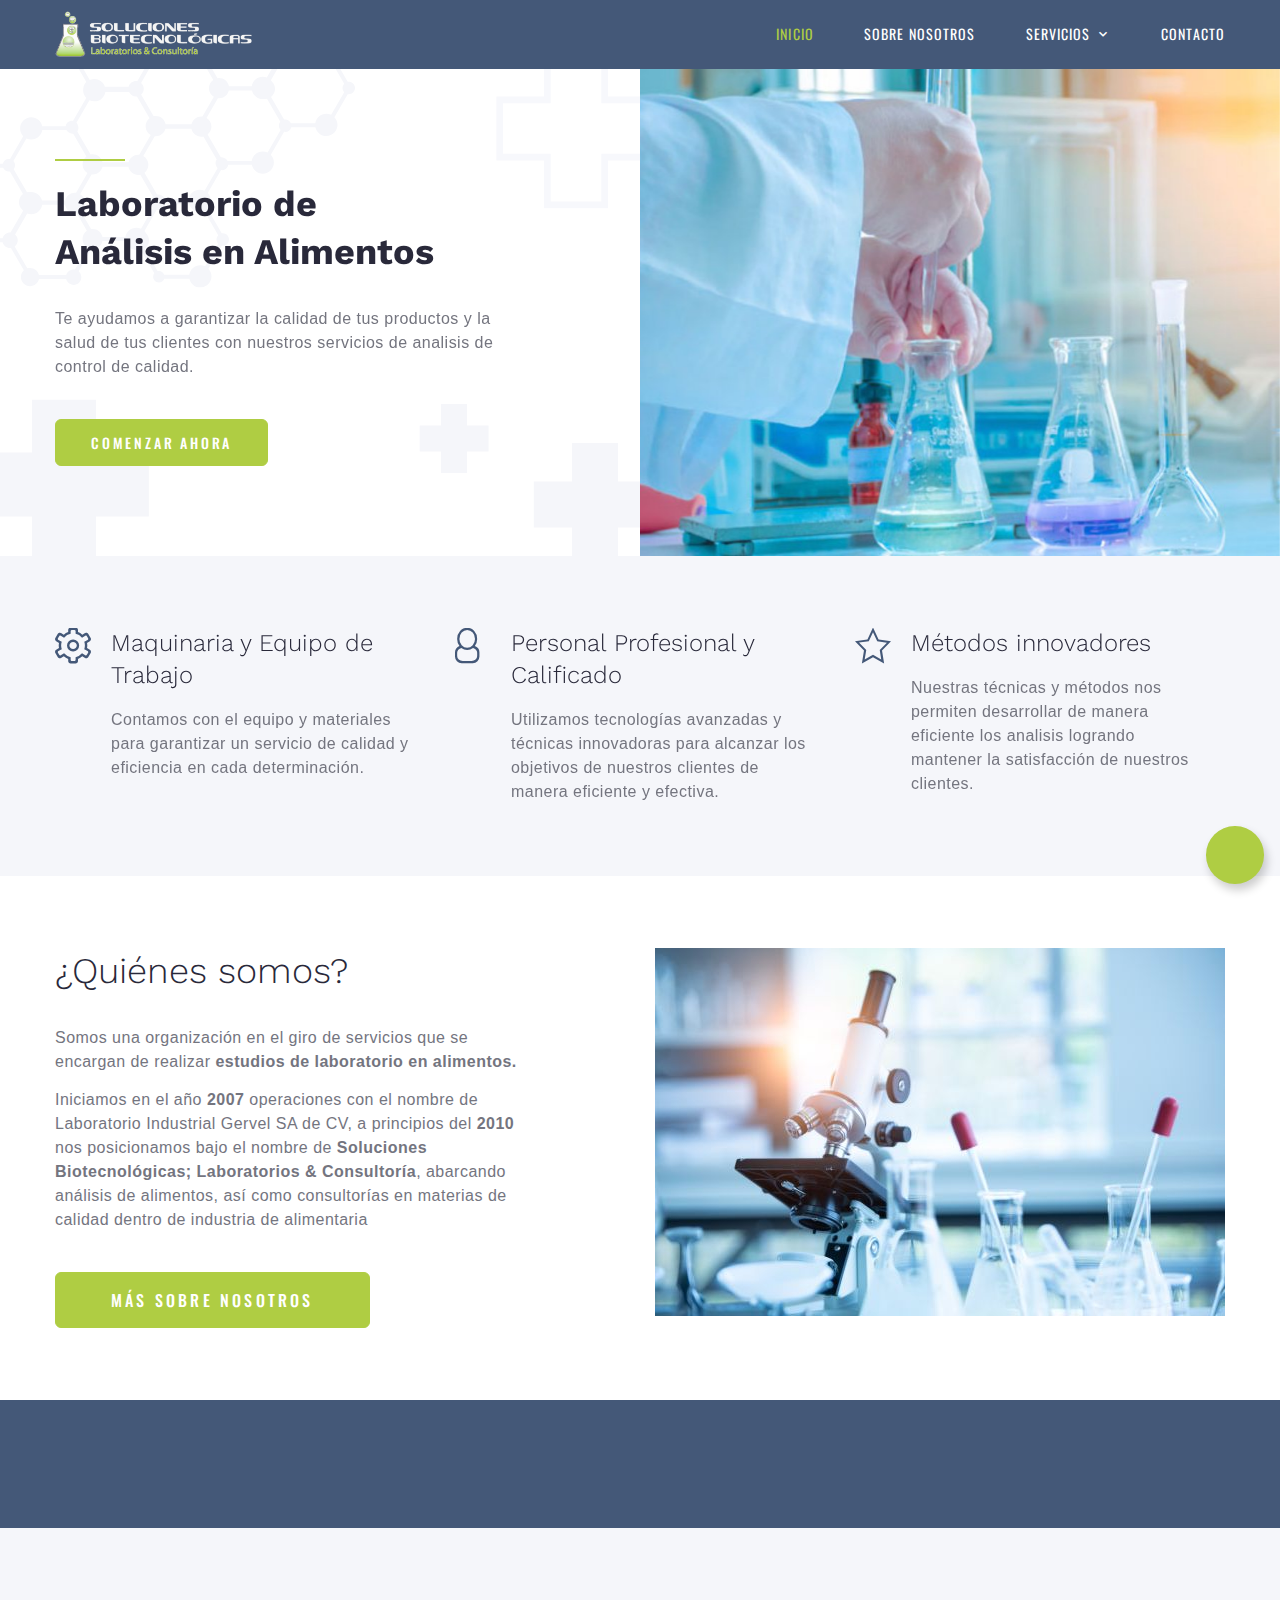
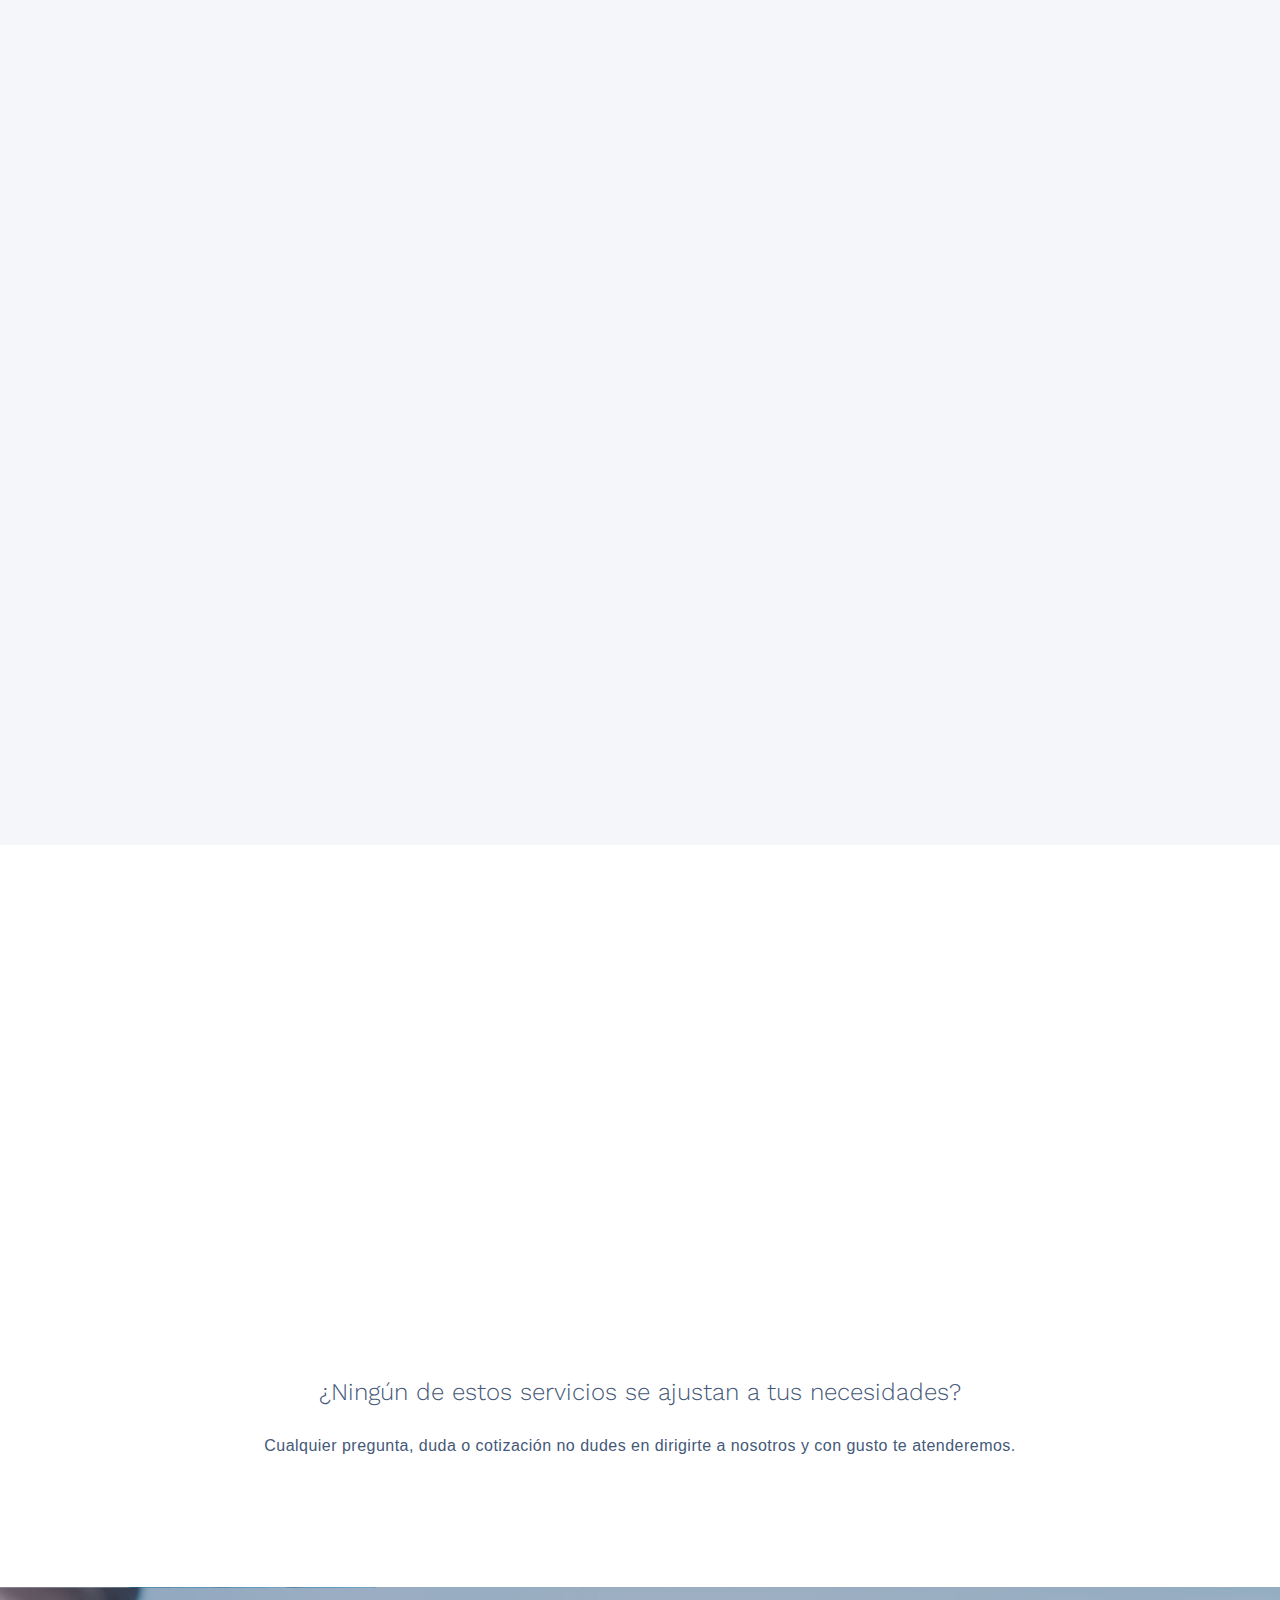
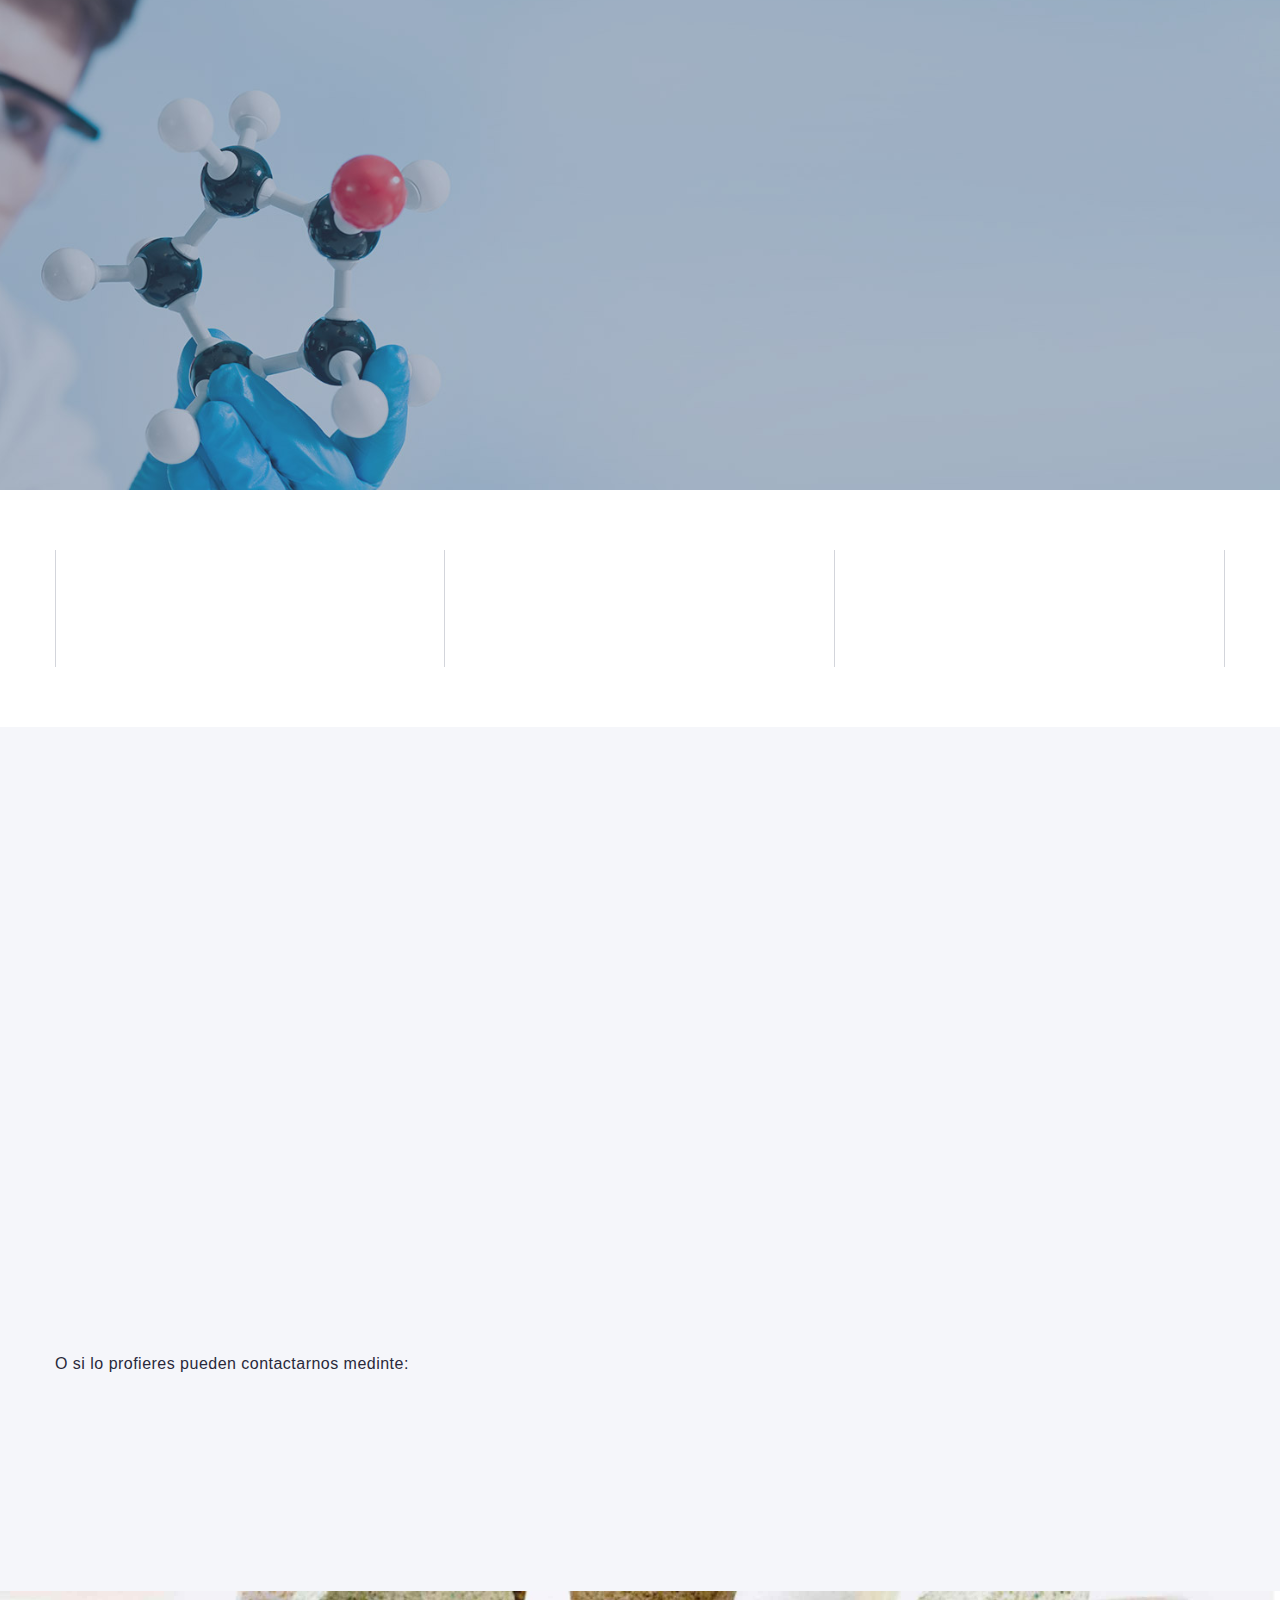
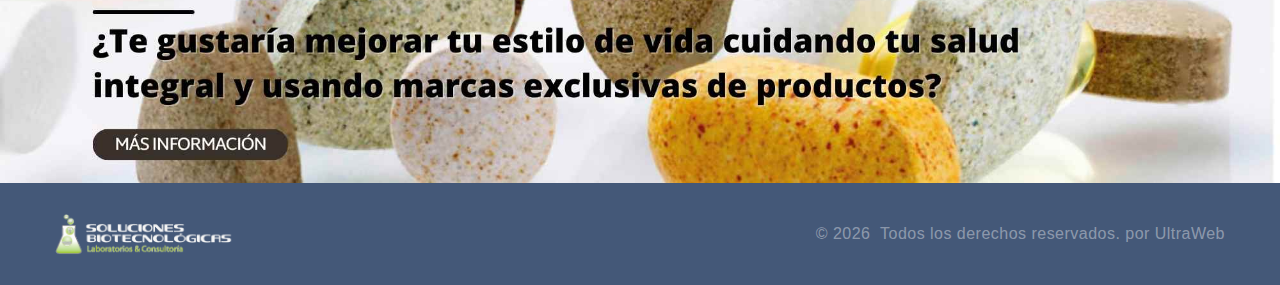
<file: index.html>
<!DOCTYPE html>
<html class="wide wow-animation" lang="es-MX">
  <head>
    <title>Laboratorio & Consultoría | Análisis Microbiológicos de Alimentos | Culiacán, Sinaloa</title>
      <meta name="title" content="Laboratorio & Consultoría | Análisis Microbiológicos de Alimentos | Culiacán, Sinaloa">
      <meta name="description" content="Somos un laboratorio especializado en análisis microbiológico de alimentos para la industria. Contamos con el mejor equipamiento, material, en Culiacán, Sinaloa y un equipo de expertos en instrumentación que ofrecen resultados confiables en poco tiempo. Garantizamos la calidad industrial de primera.">
      <meta name="Keywords" content="Microbiologico, microbiológico, de materiales de laboratorio, material de laboratorio, material de laboratoria, instrumentación de laboratorio, alimentación industrial, equipamiento de laboratorio, un equipo de laboratorio, el material del laboratorio, laboratori material, laboratorio material, laboratorio materiales, material en el laboratorio, material en laboratorio, material en un laboratorio, instrumento laboratorio, laboratorios instrumentos, material para el laboratorio, material para laboratorio, analisis microbiologico, laboratorio microbiologico, equipo y material de laboratorio, analisis de alimentos, laboratorio de alimento, analisis de alimentos, laboratorio de alimentación, analisis de alimento, analisis microbiologico de alimentos, laboratorio de alimentación, microbiologicos en alimentos, equipamiento laboratorio, equipamiento para laboratorio, equipo en un laboratorio, equipos en el laboratorio, analisis de alimentos en laboratorio
industrial de alimentos, analisis de alimentos en laboratorio, analisis de alimentos en laboratorio, de laboratorio, los instrumento de laboratorio, los materiales de laboratorio, material de laboratorio que es, material de laboratorio venta, todos los materiales de laboratorio, laboratorio alimentos, laboratorio alimentos, laboratorio alimentos, equipo material, todos los instrumentos de laboratorio, equipo de laboratorio venta, equipos de laboratorio venta, laboratorio de materiales.">
      <meta name="author" content="UltraWeb" />
      <meta name="robots" content="index, follow" />
      <meta name="googlebot" content="index, follow, max-snippet:-1, max-image-preview:large, max-video-preview:-1" />
      <meta name="bingbot" content="index, follow, max-snippet:-1, max-image-preview:large, max-video-preview:-1" />
      <meta name="revisit-after" content="14 Days">
      <meta itemprop="name" content="Laboratorio & Consultoría | Análisis Microbiológicos de Alimentos | Culiacán, Sinaloa" />
      <meta itemprop="description" content="Somos un laboratorio especializado en análisis microbiológico de alimentos para la industria. Contamos con el mejor equipamiento, material, en Culiacán, Sinaloa y un equipo de expertos en instrumentación que ofrecen resultados confiables en poco tiempo. Garantizamos la calidad industrial de primera." />
    <meta name="format-detection" content="telephone=no">
    <meta name="viewport" content="width=device-width height=device-height initial-scale=1.0 maximum-scale=1.0 user-scalable=0">
    <meta http-equiv="X-UA-Compatible" content="IE=edge">
    <meta charset="utf-8">
    <link rel="icon" href="images/favicon.png" type="image/x-icon">
    <!-- Stylesheets-->
    <link rel="stylesheet" href="css/bootstrap.css">
    <link rel="stylesheet" href="css/fonts.css">
    <link rel="stylesheet" href="css/style.css">
  </head>
  <body>

    <div class="page">
      <!-- Page Header-->
      <header class="section page-header">
        <!-- RD Navbar-->
        <div class="rd-navbar-wrap">
          <nav class="rd-navbar rd-navbar-minimal" data-layout="rd-navbar-fixed" data-sm-layout="rd-navbar-fixed" data-md-layout="rd-navbar-fixed" data-md-device-layout="rd-navbar-fixed" data-lg-layout="rd-navbar-static" data-lg-device-layout="rd-navbar-fixed" data-xl-layout="rd-navbar-static" data-xl-device-layout="rd-navbar-static" data-xxl-layout="rd-navbar-static" data-xxl-device-layout="rd-navbar-static" data-lg-stick-up-offset="46px" data-xl-stick-up-offset="46px" data-xxl-stick-up-offset="46px" data-lg-stick-up="true" data-xl-stick-up="true" data-xxl-stick-up="true">
            <div class="rd-navbar-main-outer">
              <div class="rd-navbar-main">
                <!-- RD Navbar Panel-->
                <div class="rd-navbar-panel">
                  <!-- RD Navbar Toggle-->
                  <button class="rd-navbar-toggle" data-rd-navbar-toggle="#rd-navbar-nav-wrap-1"><span></span></button>
                  <!-- RD Navbar Brand--><a class="rd-navbar-brand" href="index.html"><img src="images/logo-inverse-358x102.png" alt="" width="250" height="60"/></a>
                </div>
                <div class="rd-navbar-main-element">
                  <div class="rd-navbar-nav-wrap" id="rd-navbar-nav-wrap-1">
                    <!-- RD Navbar Nav-->
                    <ul class="rd-navbar-nav">
                      <li class="rd-nav-item active"><a class="rd-nav-link" href="index.html">Inicio</a>
                      </li>
                      <li class="rd-nav-item"><a class="rd-nav-link" href="nosotros.html">Sobre Nosotros</a>
                      </li>
                      <li class="rd-nav-item"><a class="rd-nav-link" href="#">Servicios</a>
                        <!-- RD Navbar Dropdown-->
                        <ul class="rd-menu rd-navbar-dropdown">
                          <li class="rd-dropdown-item"><a class="rd-dropdown-link" href="microbiologicos.html">Microbiológicos</a></li>
                          <li class="rd-dropdown-item"><a class="rd-dropdown-link" href="bromatologicos.html">Bromatológicos</a></li>
                          <li class="rd-dropdown-item"><a class="rd-dropdown-link" href="fisicoquimicos.html">Fisicoquímicos</a></li>
                          <li class="rd-dropdown-item"><a class="rd-dropdown-link" href="otros-servicios.html">Otros Servicios</a></li>
                        </ul>
                      </li>
                      <li class="rd-nav-item"><a class="rd-nav-link" href="#contacto">Contacto</a>
                      </li>
                    </ul>
                  </div>
                </div>
              </div>
            </div>
          </nav>
        </div>
      </header>
      <!-- FScreen-->
      <section class="section section-decor parallax-scene-js">
        <div class="section-halfscreen">
          <div class="section-halfscreen-inner">
            <div class="section-halfscreen-image wow fadeIn" style="background-image: url(images/screens-2-960x680.jpg);"></div>
            <div class="container">
              <div class="row">
                <div class="col-md-6 col-lg-5">
                  <div class="section-halfscreen-content">
                    <div class="wow-outer divider-small-outer">
                      <div class="divider-small wow fadeInLeft"></div>
                    </div>
                    <div class="wow-outer heading-3 offset-negative-1">
                      <h3 class="wow fadeInUp" data-wow-delay=".2s"><span class="font-weight-bold">Laboratorio de <br>Análisis en Alimentos
</span></h3>
                    </div>
                    <div class="wow-outer p">
                      <p class="wow fadeInDown" data-wow-delay=".2s">Te ayudamos a garantizar la calidad de tus productos y la salud de tus clientes con nuestros servicios de analisis de control de calidad.</p>
                    </div><a class="button button-primary button-winona wow fadeIn" href="#contacto">Comenzar Ahora</a>
                  </div>
                </div>
              </div>
            </div>
          </div>
        </div>
        <div class="decor-1">
          <div class="layer" data-depth="0.1">
            <svg width="618px" height="422px" viewbox="0 0 618 422">
              <path fill-rule="evenodd" fill="rgb(245, 246, 250)" d="M136.975,313.080 C145.281,313.080 152.160,306.976 153.366,299.011 L187.264,299.011 C188.597,305.925 194.677,311.150 201.983,311.150 C202.757,311.150 203.512,311.071 204.255,310.958 L219.662,337.629 C215.755,340.336 213.195,344.846 213.195,349.956 C213.195,355.538 216.248,360.402 220.774,362.983 L202.058,395.385 C201.381,395.261 200.684,395.187 199.971,395.187 C194.725,395.187 190.314,398.718 188.961,403.529 L148.557,403.529 C147.204,397.437 141.769,392.878 135.265,392.878 C133.843,392.878 132.471,393.098 131.181,393.502 L112.397,360.982 C115.200,358.897 117.025,355.569 117.025,351.807 C117.025,348.332 115.470,345.225 113.024,343.126 L131.019,311.972 C132.869,312.683 134.874,313.080 136.975,313.080 M325.234,306.748 C330.479,306.748 334.890,303.217 336.244,298.405 L371.564,298.405 C373.763,304.980 379.959,309.723 387.276,309.723 C389.285,309.723 391.211,309.365 392.993,308.710 C393.341,308.630 393.685,308.540 394.022,308.433 L414.770,344.349 C413.224,346.007 412.271,348.222 412.271,350.666 C412.271,353.109 413.223,355.324 414.769,356.980 L395.412,390.488 C393.240,389.442 390.803,388.856 388.229,388.856 C379.924,388.856 373.045,394.959 371.838,402.924 L334.491,402.924 C333.250,399.782 330.190,397.557 326.603,397.557 C326.003,397.557 325.419,397.620 324.855,397.738 L305.542,364.307 C309.450,361.599 312.009,357.089 312.009,351.978 C312.009,347.817 310.310,344.055 307.570,341.339 C306.906,340.190 306.109,339.128 305.199,338.175 L323.444,306.591 C324.028,306.685 324.622,306.748 325.234,306.748 M42.583,258.258 C50.888,258.258 57.767,252.154 58.973,244.190 L95.282,244.190 C96.732,247.421 99.972,249.675 103.745,249.675 C104.278,249.675 104.800,249.621 105.308,249.534 L124.752,283.191 C121.140,285.929 118.801,290.256 118.801,295.136 C118.801,299.288 120.495,303.044 123.225,305.758 C123.749,306.533 124.335,307.265 124.979,307.940 L106.229,340.398 C106.013,340.384 105.798,340.365 105.579,340.365 C100.333,340.365 95.921,343.897 94.568,348.709 L54.165,348.709 C52.812,342.616 47.376,338.058 40.873,338.058 C39.451,338.058 38.079,338.276 36.790,338.680 L16.042,302.765 C17.589,301.108 18.540,298.893 18.540,296.449 C18.540,294.006 17.589,291.789 16.043,290.134 L35.399,256.626 C37.572,257.673 40.009,258.258 42.583,258.258 M228.281,254.083 C235.359,254.083 241.275,249.177 242.853,242.586 L281.335,242.586 C282.678,249.488 288.758,254.698 296.056,254.698 C297.101,254.698 298.123,254.591 299.109,254.387 L317.753,286.660 C315.327,288.757 313.786,291.850 313.786,295.308 C313.786,298.782 315.342,301.890 317.789,303.989 L300.132,334.553 C298.023,333.581 295.678,333.035 293.203,333.035 C284.898,333.035 278.019,339.139 276.814,347.103 L242.914,347.103 C241.581,340.190 235.501,334.965 228.195,334.965 C227.420,334.965 226.665,335.043 225.923,335.157 L210.517,308.486 C214.423,305.779 216.984,301.269 216.984,296.158 C216.984,290.695 214.055,285.924 209.686,283.303 L226.618,253.990 C227.165,254.049 227.719,254.083 228.281,254.083 M137.063,202.214 C145.368,202.214 152.246,196.110 153.452,188.145 L189.324,188.145 C190.450,190.145 192.294,191.682 194.510,192.409 C195.743,193.110 197.167,193.514 198.688,193.514 C198.930,193.514 199.164,193.496 199.400,193.476 L218.967,227.347 C215.505,230.093 213.281,234.332 213.281,239.092 C213.281,244.555 216.211,249.325 220.581,251.945 L203.645,281.259 C203.100,281.200 202.546,281.166 201.983,281.166 C194.904,281.166 188.987,286.072 187.410,292.665 L153.089,292.665 C151.352,285.371 144.804,279.940 136.975,279.940 C136.066,279.940 135.177,280.016 134.308,280.157 C134.140,280.151 133.972,280.144 133.802,280.144 C132.755,280.144 131.734,280.252 130.749,280.456 L110.961,246.203 C112.244,244.615 113.020,242.605 113.020,240.404 C113.020,237.961 112.068,235.745 110.522,234.089 L129.878,200.582 C132.051,201.629 134.488,202.214 137.063,202.214 M321.944,197.284 C328.897,197.284 334.734,192.551 336.432,186.134 L375.071,186.134 C376.547,192.862 382.543,197.900 389.719,197.900 C390.765,197.900 391.786,197.791 392.773,197.588 L412.560,231.843 C411.477,233.268 410.825,235.039 410.825,236.967 C410.825,238.171 411.080,239.315 411.532,240.353 C411.894,242.012 412.696,243.509 413.814,244.709 L394.459,278.216 C392.286,277.169 389.850,276.583 387.276,276.583 C378.968,276.583 372.090,282.688 370.885,290.653 L335.676,290.653 C333.893,286.656 329.894,283.867 325.234,283.867 C324.793,283.867 324.360,283.898 323.933,283.945 L305.227,251.563 C308.772,248.821 311.055,244.533 311.055,239.707 C311.055,234.125 308.002,229.261 303.476,226.679 L320.503,197.203 C320.979,197.250 321.457,197.284 321.944,197.284 M230.724,145.416 C239.032,145.416 245.910,139.312 247.115,131.347 L282.324,131.347 C284.107,135.343 288.106,138.133 292.766,138.133 C293.207,138.133 293.640,138.102 294.067,138.054 L312.773,170.437 C309.228,173.179 306.945,177.467 306.945,182.292 C306.945,187.875 309.998,192.738 314.524,195.320 L297.497,224.796 C297.021,224.750 296.543,224.715 296.056,224.715 C289.103,224.715 283.266,229.449 281.567,235.866 L242.929,235.866 C241.453,229.137 235.457,224.100 228.281,224.100 C227.235,224.100 226.214,224.208 225.227,224.411 L205.440,190.157 C206.523,188.732 207.175,186.961 207.175,185.032 C207.175,183.828 206.920,182.684 206.468,181.647 C206.106,179.987 205.304,178.490 204.185,177.290 L223.541,143.784 C225.714,144.830 228.150,145.416 230.724,145.416 M416.017,140.834 C423.094,140.834 429.013,135.928 430.590,129.335 L464.911,129.335 C466.648,136.628 473.196,142.060 481.025,142.060 C481.934,142.060 482.823,141.984 483.692,141.842 C483.860,141.848 484.028,141.855 484.198,141.855 C485.245,141.855 486.266,141.748 487.251,141.544 L507.039,175.797 C505.756,177.384 504.980,179.395 504.980,181.595 C504.980,184.038 505.932,186.254 507.478,187.910 L488.122,221.418 C485.949,220.371 483.511,219.785 480.937,219.785 C472.632,219.785 465.754,225.890 464.548,233.854 L428.676,233.854 C427.550,231.855 425.706,230.318 423.490,229.590 C422.257,228.889 420.833,228.486 419.312,228.486 C419.070,228.486 418.836,228.504 418.599,228.523 L399.033,194.652 C402.495,191.906 404.719,187.668 404.719,182.908 C404.719,177.444 401.789,172.674 397.419,170.054 L414.355,140.740 C414.900,140.800 415.454,140.834 416.017,140.834 M324.797,88.965 C333.102,88.965 339.981,82.860 341.186,74.896 L375.086,74.896 C376.419,81.809 382.499,87.034 389.805,87.034 C390.579,87.034 391.335,86.956 392.077,86.843 L407.483,113.514 C403.577,116.221 401.016,120.731 401.016,125.842 C401.016,131.305 403.945,136.076 408.314,138.697 L391.382,168.010 C390.834,167.950 390.281,167.917 389.719,167.917 C382.641,167.917 376.725,172.823 375.147,179.413 L336.665,179.413 C335.322,172.512 329.242,167.302 321.944,167.302 C320.899,167.302 319.877,167.409 318.891,167.613 L300.247,135.340 C302.673,133.242 304.214,130.150 304.214,126.691 C304.214,123.217 302.658,120.110 300.211,118.011 L317.868,87.446 C319.977,88.419 322.322,88.965 324.797,88.965 M512.421,81.635 C517.667,81.635 522.079,78.102 523.432,73.291 L563.835,73.291 C565.188,79.384 570.624,83.942 577.127,83.942 C578.549,83.942 579.921,83.723 581.210,83.319 L601.958,119.235 C600.411,120.892 599.460,123.107 599.460,125.551 C599.460,127.994 600.411,130.211 601.957,131.865 L582.601,165.373 C580.428,164.326 577.991,163.742 575.417,163.742 C567.112,163.742 560.233,169.845 559.027,177.810 L522.718,177.810 C521.268,174.579 518.028,172.324 514.255,172.324 C513.722,172.324 513.200,172.379 512.692,172.466 L493.248,138.809 C496.860,136.071 499.198,131.744 499.198,126.863 C499.198,122.712 497.504,118.955 494.775,116.242 C494.251,115.467 493.665,114.734 493.021,114.060 L511.771,81.602 C511.987,81.615 512.202,81.635 512.421,81.635 M229.771,33.144 C238.076,33.144 244.955,27.040 246.162,19.075 L283.509,19.075 C284.750,22.217 287.810,24.443 291.397,24.443 C291.997,24.443 292.581,24.380 293.144,24.261 L312.458,57.693 C308.550,60.401 305.990,64.911 305.990,70.021 C305.990,74.183 307.690,77.945 310.430,80.660 C311.094,81.809 311.891,82.872 312.801,83.825 L294.556,115.408 C293.972,115.314 293.378,115.252 292.766,115.252 C287.521,115.252 283.110,118.783 281.756,123.594 L246.436,123.594 C244.237,117.020 238.041,112.276 230.724,112.276 C228.715,112.276 226.788,112.635 225.006,113.289 C224.659,113.369 224.315,113.460 223.978,113.566 L203.230,77.650 C204.776,75.993 205.729,73.777 205.729,71.334 C205.729,68.891 204.777,66.675 203.231,65.019 L222.588,31.511 C224.760,32.558 227.197,33.144 229.771,33.144 M418.029,26.813 C423.275,26.813 427.686,23.281 429.039,18.471 L469.443,18.471 C470.796,24.563 476.231,29.121 482.735,29.121 C484.157,29.121 485.529,28.901 486.819,28.497 L505.603,61.018 C502.800,63.102 500.975,66.431 500.975,70.193 C500.975,73.668 502.530,76.775 504.976,78.873 L486.981,110.028 C485.131,109.316 483.126,108.920 481.025,108.920 C472.719,108.920 465.840,115.024 464.634,122.989 L430.736,122.989 C429.403,116.075 423.323,110.850 416.017,110.850 C415.243,110.850 414.488,110.928 413.745,111.041 L398.338,84.371 C402.245,81.663 404.805,77.154 404.805,72.043 C404.805,66.462 401.752,61.597 397.226,59.016 L415.942,26.614 C416.619,26.738 417.316,26.813 418.029,26.813 M229.771,0.005 C220.614,0.005 213.192,7.424 213.192,16.576 C213.192,21.008 214.938,25.032 217.775,28.005 L198.017,62.205 C197.508,62.118 196.987,62.063 196.454,62.063 C191.330,62.063 187.177,66.214 187.177,71.334 C187.177,76.455 191.330,80.605 196.454,80.605 C196.987,80.605 197.508,80.550 198.017,80.463 L218.853,116.529 C216.393,118.788 214.769,121.940 214.490,125.471 C214.266,126.561 214.146,127.689 214.146,128.847 C214.146,133.280 215.891,137.303 218.729,140.276 L198.972,174.477 C198.462,174.390 197.941,174.335 197.408,174.335 C192.753,174.335 188.912,177.763 188.244,182.228 L153.286,182.228 C151.709,174.717 145.046,169.076 137.063,169.076 C127.906,169.076 120.484,176.494 120.484,185.646 C120.484,190.079 122.229,194.101 125.066,197.075 L105.308,231.277 C104.800,231.188 104.278,231.133 103.745,231.133 C99.356,231.133 95.689,234.181 94.725,238.272 L58.807,238.272 C57.230,230.761 50.567,225.120 42.583,225.120 C33.426,225.120 26.004,232.538 26.004,241.689 C26.004,246.123 27.749,250.146 30.586,253.119 L10.830,287.320 C10.320,287.232 9.799,287.178 9.265,287.178 C4.142,287.178 -0.011,291.328 -0.011,296.449 C-0.011,301.569 4.142,305.720 9.265,305.720 C9.799,305.720 10.320,305.665 10.830,305.578 L31.665,341.643 C28.955,344.132 27.255,347.701 27.255,351.668 C27.255,359.184 33.353,365.278 40.873,365.278 C47.378,365.278 52.813,360.720 54.165,354.626 L94.497,354.626 C95.755,359.580 100.232,363.247 105.579,363.247 C106.001,363.247 106.418,363.222 106.828,363.177 L126.056,396.464 C123.347,398.953 121.647,402.523 121.647,406.489 C121.647,414.006 127.745,420.101 135.265,420.101 C141.770,420.101 147.206,415.542 148.557,409.449 L188.889,409.449 C190.147,414.400 194.625,418.069 199.971,418.069 C206.294,418.069 211.419,412.945 211.419,406.626 C211.419,403.151 209.862,400.044 207.415,397.947 L226.532,364.854 C227.078,364.916 227.632,364.948 228.195,364.948 C235.427,364.948 241.462,359.832 242.878,353.021 L276.980,353.021 C278.478,360.162 284.578,365.602 292.036,366.123 C293.592,366.670 295.264,366.971 297.009,366.971 C298.056,366.971 299.077,366.862 300.063,366.658 L319.851,400.913 C318.768,402.338 318.116,404.109 318.116,406.038 C318.116,410.722 321.916,414.520 326.603,414.520 C330.305,414.520 333.446,412.146 334.605,408.842 L372.004,408.842 C373.581,416.354 380.244,421.994 388.229,421.994 C397.386,421.994 404.808,414.575 404.808,405.425 C404.808,400.992 403.062,396.968 400.225,393.994 L419.983,359.795 C420.492,359.881 421.013,359.936 421.546,359.936 C426.670,359.936 430.823,355.786 430.823,350.666 C430.823,345.545 426.670,341.395 421.546,341.395 C421.013,341.395 420.492,341.450 419.983,341.537 L399.147,305.471 C401.607,303.211 403.231,300.059 403.509,296.529 C403.734,295.439 403.854,294.310 403.854,293.153 C403.854,288.719 402.108,284.697 399.271,281.723 L419.028,247.522 C419.538,247.609 420.059,247.665 420.592,247.665 C425.247,247.665 429.088,244.237 429.756,239.771 L464.714,239.771 C466.291,247.283 472.953,252.924 480.937,252.924 C490.094,252.924 497.516,245.505 497.516,236.354 C497.516,231.920 495.771,227.898 492.934,224.924 L512.692,190.723 C513.200,190.812 513.722,190.866 514.255,190.866 C518.644,190.866 522.310,187.818 523.275,183.728 L559.193,183.728 C560.770,191.239 567.433,196.879 575.417,196.879 C584.574,196.879 591.996,189.462 591.996,180.311 C591.996,175.877 590.251,171.854 587.414,168.881 L607.170,134.679 C607.680,134.767 608.201,134.822 608.735,134.822 C613.858,134.822 618.011,130.671 618.011,125.551 C618.011,120.431 613.858,116.280 608.735,116.280 C608.201,116.280 607.680,116.335 607.170,116.422 L586.335,80.357 C589.045,77.868 590.745,74.299 590.745,70.332 C590.745,62.815 584.647,56.721 577.127,56.721 C570.622,56.721 565.187,61.280 563.835,67.374 L523.503,67.374 C522.245,62.420 517.768,58.752 512.421,58.752 C511.999,58.752 511.582,58.778 511.172,58.823 L491.944,25.536 C494.653,23.047 496.353,19.477 496.353,15.511 C496.353,7.993 490.255,1.899 482.735,1.899 C476.230,1.899 470.794,6.458 469.443,12.551 L429.111,12.551 C427.853,7.600 423.375,3.931 418.029,3.931 C411.706,3.931 406.581,9.055 406.581,15.374 C406.581,18.848 408.138,21.955 410.585,24.052 L391.467,57.145 C390.922,57.084 390.367,57.052 389.805,57.052 C382.573,57.052 376.538,62.168 375.122,68.978 L341.020,68.978 C339.522,61.838 333.422,56.397 325.964,55.877 C324.408,55.330 322.736,55.029 320.991,55.029 C319.944,55.029 318.923,55.138 317.937,55.342 L298.148,21.086 C299.232,19.661 299.883,17.890 299.883,15.962 C299.883,11.277 296.084,7.480 291.397,7.480 C287.695,7.480 284.554,9.854 283.395,13.158 L245.995,13.158 C244.419,5.646 237.756,0.005 229.771,0.005 "></path>
            </svg>
          </div>
        </div>
        <div class="decor-2">
          <div class="layer" data-depth="0.14">
            <svg class="plus" width="253px" height="253px" viewbox="0 0 253 253">
              <path fill-rule="evenodd" fill="rgb(245, 246, 250)" d="M173.937,0.003 L79.063,0.003 L79.063,79.062 L0.003,79.062 L0.003,173.936 L79.063,173.936 L79.063,252.997 L173.937,252.997 L173.937,173.936 L252.997,173.936 L252.997,79.062 L173.937,79.062 L173.937,0.003 "></path>
            </svg>
          </div>
        </div>
        <div class="decor-3">
          <div class="layer" data-depth="0.16">
            <svg class="plus" width="239px" height="238px" viewbox="0 0 239 238">
              <path fill-rule="evenodd" fill="rgb(247, 248, 252)" d="M10.508,156.748 L10.508,81.253 L81.754,81.253 L81.754,10.007 L157.249,10.007 L157.249,81.253 L228.495,81.253 L228.495,156.745 L157.249,156.748 L157.249,227.995 L81.754,227.995 L81.754,156.748 L10.508,156.748 M167.249,0.005 L71.752,0.005 L71.752,71.251 L0.506,71.251 L0.506,166.750 L71.752,166.750 L71.752,237.995 L167.249,237.995 L167.249,166.750 L238.494,166.750 L238.494,71.251 L233.496,71.251 L233.496,76.252 L233.496,71.251 L167.249,71.251 L167.249,0.005 "></path>
            </svg>
          </div>
        </div>
        <div class="decor-4">
          <div class="layer" data-depth="0.13">
            <svg class="plus" width="253px" height="253px" viewbox="0 0 253 253">
              <path fill-rule="evenodd" fill="rgb(245, 246, 250)" d="M173.937,0.003 L79.063,0.003 L79.063,79.062 L0.003,79.062 L0.003,173.936 L79.063,173.936 L79.063,252.997 L173.937,252.997 L173.937,173.936 L252.997,173.936 L252.997,79.062 L173.937,79.062 L173.937,0.003 "></path>
            </svg>
          </div>
        </div>
        <div class="decor-5">
          <div class="layer" data-depth="0.2">
            <svg class="plus" width="253px" height="253px" viewbox="0 0 253 253">
              <path fill-rule="evenodd" fill="rgb(245, 246, 250)" d="M173.937,0.003 L79.063,0.003 L79.063,79.062 L0.003,79.062 L0.003,173.936 L79.063,173.936 L79.063,252.997 L173.937,252.997 L173.937,173.936 L252.997,173.936 L252.997,79.062 L173.937,79.062 L173.937,0.003 "></path>
            </svg>
          </div>
        </div>
      </section>
      <!-- Small Features-->
      <section class="section section-lg bg-gray-100">
        <div class="container">
          <div class="row row-30">
            <div class="col-sm-6 col-lg-4 wow-outer">
              <!-- Box Minimal-->
              <article class="box-minimal">
                <div class="box-minimal-icon fl-bigmug-line-gear30 wow fadeIn" data-wow-delay=".2s"></div>
                <div class="box-minimal-main wow-outer">
                  <h4 class="box-minimal-title wow slideInDown" data-wow-delay=".2s">Maquinaria y Equipo de Trabajo</h4>
                  <p class="wow fadeInUpSmall" data-wow-delay=".2s">Contamos con el equipo y materiales para garantizar un servicio de calidad y eficiencia en cada determinación.
</p>
                </div>
              </article>
            </div>
            <div class="col-sm-6 col-lg-4 wow-outer">
              <!-- Box Minimal-->
              <article class="box-minimal">
                <div class="box-minimal-icon fl-bigmug-line-user144 wow fadeIn" data-wow-delay=".1s"></div>
                <div class="box-minimal-main wow-outer">
                  <h4 class="box-minimal-title wow slideInDown" data-wow-delay=".1s">Personal Profesional y Calificado</h4>
                  <p class="wow fadeInUpSmall" data-wow-delay=".1s">Utilizamos tecnologías avanzadas y técnicas innovadoras para alcanzar los objetivos de nuestros clientes de manera eficiente y efectiva.



</p>
                </div>
              </article>
            </div>
            <div class="col-sm-6 col-lg-4 wow-outer">
              <!-- Box Minimal-->
              <article class="box-minimal">
                <div class="box-minimal-icon fl-bigmug-line-favourites5 wow fadeIn"></div>
                <div class="box-minimal-main wow-outer">
                  <h4 class="box-minimal-title wow slideInDown">Métodos innovadores</h4>
                  <p class="wow fadeInUpSmall">Nuestras técnicas y métodos nos permiten desarrollar de manera eficiente los analisis logrando mantener la satisfacción de nuestros clientes.</p> 
                </div>
              </article>
            </div>
          </div>
        </div>
      </section>

      <section class="section section-lg">
        <div class="container">
          <div class="row row-50 justify-content-center justify-content-lg-between">
            <div class="col-md-10 col-lg-6 col-xl-5">
              <h3>¿Quiénes somos?</h3>
              <p>Somos una organización en el giro de servicios que se encargan de realizar <span class="font-weight-bold">estudios de laboratorio en alimentos.</span></p>
              <p>Iniciamos en el año <span class="font-weight-bold">2007</span> operaciones con el nombre de Laboratorio Industrial Gervel SA de CV, a principios del <span class="font-weight-bold">2010</span> nos posicionamos bajo el nombre de <span class="font-weight-bold">Soluciones Biotecnológicas; Laboratorios & Consultoría</span>, abarcando análisis de alimentos, así como consultorías en materias de calidad dentro de industria de alimentaria</p><a class="button button-lg button-primary button-winona" href="nosotros.html">Más sobre nosotros</a>
            </div>
            <div class="col-md-10 col-lg-6"><img class="img-responsive" src="images/nosotros.jpg" alt="" width="570" height="368"/>
            </div>
          </div>
        </div>
      </section>
      <!-- CTA Thin-->
      <section class="section section-xs bg-secondary text-center">
        <div class="container">
          <div class="row justify-content-center">
            <div class="col-sm-10 col-md-12">
              <div class="box-cta-thin">
                <h4 class="wow-outer"><span class="wow slideInRight">¡Contactanos para brindarte <span class="font-weight-bold">nuestros servicios</span> ahora mismo!</span></h4>
                <div class="wow-outer button-outer"><a class="button button-primary button-winona wow slideInLeft" href="#contacto">Contactar Ahora</a></div>
              </div>
            </div>
          </div>
        </div>
      </section>
      <!-- What We Offer-->
      <section class="section section-lg bg-gray-100 text-center">
        <div class="container">
          <h3 class="wow-outer"><span class="wow slideInUp">Nuestros Beneficios</span></h3>
          <div class="row row-30">
            <div class="col-sm-6 col-lg-4 wow-outer">
              <!-- Box Creative-->
              <article class="box-creative wow slideInDown">
                <div class="box-creative-icon fa-flask"></div>
                <h4 class="box-creative-title">Calidad y precisión</h4>
                <p>Nuestros análisis microbiológicos, bromatológicos y fisicoquímicos utilizan tecnología de vanguardia para proporcionar resultados precisos y confiables en todo momento.</p>
              </article>
            </div>
            <div class="col-sm-6 col-lg-4 wow-outer">
              <!-- Box Creative-->
              <article class="box-creative wow slideInDown" data-wow-delay=".05s">
                <div class="box-creative-icon fa-star"></div>
                <h4 class="box-creative-title">Confiabilidad</h4>
                <p>Brindamos una atención personalizada a nuestros clientes, satisfaciendo sus necesidades y objetivos de calidad, y asegurándonos de que se sientan seguros y satisfechos con nuestros servicios.</p>
              </article>
            </div>
            <div class="col-sm-6 col-lg-4 wow-outer">
              <!-- Box Creative-->
              <article class="box-creative wow slideInDown" data-wow-delay=".1s">
                <div class="box-creative-icon fa-handshake-o"></div>
                <h4 class="box-creative-title">Cumplimiento y responsabilidad</h4>
                <p>Contamos con un equipo de profesionales capacitados y con amplia experiencia en la realización de análisis de control de calidad en la industria alimentaria.</p>
              </article>
            </div>
            <div class="col-sm-6 col-lg-4 wow-outer">
              <!-- Box Creative-->
              <article class="box-creative wow slideInDown" data-wow-delay=".15s">
                <div class="box-creative-icon fa-hourglass-2"></div>
                <h4 class="box-creative-title">Ahorro de tiempo y recursos</h4>
                <p>Nos enfocamos en la mejora continua de nuestros servicios y procesos, lo que nos permite ofrecer soluciones innovadoras y adaptarnos a las necesidades y demandas de nuestros clientes.</p>
              </article>
            </div>
            <div class="col-sm-6 col-lg-4 wow-outer">
              <!-- Box Creative-->
              <article class="box-creative wow slideInDown" data-wow-delay=".20s">
                <div class="box-creative-icon fa-comments"></div>
                <h4 class="box-creative-title">Atención al cliente personalizada</h4>
                <p>Ofrecemos informes personalizados y detallados que brindan información precisa sobre la calidad de los alimentos, lo que permite a nuestros clientes tomar decisiones informadas sobre sus productos.</p>
              </article>
            </div>
            <div class="col-sm-6 col-lg-4 wow-outer">
              <!-- Box Creative-->
              <article class="box-creative wow slideInDown" data-wow-delay=".25s">
                <div class="box-creative-icon fa-thumbs-up"></div>
                <h4 class="box-creative-title">Mejora de la reputación y credibilidad</h4>
                <p>Sabemos que el tiempo es un factor crítico para nuestros clientes, por lo que nos esforzamos por entregar resultados precisos y confiables en un tiempo récord, sin comprometer la calidad de nuestros servicios.</p>
              </article>
            </div>
          </div>
        </div>
      </section>
      <!-- Projects-->
      <section class="section section-lg text-center">
        <div class="container">
          <h3 class="wow-outer"><span class="wow slideInUp">Nuestros Servicios</span></h3>
          <p class="wow-outer"><span class="text-width-1 wow slideInDown">Da clic en cada rubro para conocer lo que ofrecemos para tu negocio, donde con gusto te atenderemos.</p>
          <div class="row row-30 justify-content-center">
            <div class="col-sm-6 col-lg-5 col-xl-3 wow-outer">
                    <!-- Thumbnail Modern--><a class="thumbnail-modern wow slideInLeft" href="microbiologicos.html"><img class="thumbnail-modern-image" src="images/Microbiológicos.jpg" alt="" width="370" height="256"/>
                      <div class="thumbnail-modern-caption">
                        <p class="thumbnail-modern-title">Microbiológicos</p>
                        <p class="thumbnail-modern-text">Ofrecemos análisis microbiológicos de alta precisión para detectar la presencia de microorganismos en tus productos y superficies...</p>
                      </div>
                      <div class="thumbnail-modern-dummy"></div></a>
            </div>
            <div class="col-sm-6 col-lg-5 col-xl-3 wow-outer">
                    <!-- Thumbnail Modern--><a class="thumbnail-modern wow slideInLeft" href="bromatologicos.html"><img class="thumbnail-modern-image" src="images/Bromatológicos.jpg" alt="" width="370" height="256"/>
                      <div class="thumbnail-modern-caption">
                        <p class="thumbnail-modern-title">Bromatológicos</p>
                        <p class="thumbnail-modern-text">En nuestro laboratorio, ofrecemos análisis bromatológicos para determinar la composición química de tus productos...</p>
                      </div>
                      <div class="thumbnail-modern-dummy"></div></a>
            </div>
            <div class="col-sm-6 col-lg-5 col-xl-3 wow-outer">
                    <!-- Thumbnail Modern--><a class="thumbnail-modern wow slideInRight" href="fisicoquimicos.html"><img class="thumbnail-modern-image" src="images/grid-layout-4-370x256.jpg" alt="" width="370" height="256"/>
                      <div class="thumbnail-modern-caption">
                        <p class="thumbnail-modern-title">Fisicoquímicos</p>
                        <p class="thumbnail-modern-text">Ofrecemos análisis fisicoquímicos para determinar las características físicas y químicas de tus productos...</p>
                      </div>
                      <div class="thumbnail-modern-dummy"></div></a>
            </div>
            <div class="col-sm-6 col-lg-5 col-xl-3 wow-outer">
                    <!-- Thumbnail Modern--><a class="thumbnail-modern wow slideInRight" href="otros-servicios.html"><img class="thumbnail-modern-image" src="images/grid-layout-6-370x256.jpg" alt="" width="370" height="256"/>
                      <div class="thumbnail-modern-caption">
                        <p class="thumbnail-modern-title">Otros Estudios</p>
                        <p class="thumbnail-modern-text">Además de los análisis anteriores, también ofrecemos cálculos de energía, análisis de grasas, análisis...</p>
                      </div>
                      <div class="thumbnail-modern-dummy"></div></a>
            </div>
          </div>
        </div>
      </section>
      <section class="section section-xs bg-secondary text-center" style="background-color: #fff; padding: 0px 10px 40px 10px;">
        <div class="container">
          <div class="row justify-content-center">
            <div class="col-sm-10 col-md-12">
              <div class="box-cta-thin">
                <h4 class="wow-outer" style="color: #445878;">¿Ningún de estos servicios se ajustan a tus necesidades?</h4>
		      
                <div class="wow-outer button-outer">
			<p style="color: #445878;">Cualquier pregunta, duda o cotización no dudes en dirigirte a nosotros y con gusto te atenderemos.</p>
			<a class="button button-primary button-winona wow slideInLeft" href="mailto:labsolbiotec@gmail.com?subject=Hola%20me%20interesa%20Cotizar%20sus%20Servicios">Cotiza el tuyo sin compromiso</a></div>
              </div>
            </div>
          </div>
        </div>
      </section>
      <!-- Man CTA-->
      <section class="section section-xl bg-secondary bg-image bg-image-1" style="background-image: url(images/call-to-action-2-1920x584.jpg);">
        <div class="container">
          <div class="row justify-content-sm-end">
            <div class="col-sm-9 col-md-7 col-lg-6">
              <div class="box-2">
                <div class="wow-outer">
                  <div class="wow slideInUp">
                    <h4B>Brindamos Confiabilidad y Asequibilidad</h4>
                    <h3 class="font-weight-bold">Manten la Salud de Tus Consumidores</h3>
                  </div>
                </div>
                <div class="wow-outer offset-top-4">
                  <div class="wow slideInDown">
                    <p>Detectamos la presencia de microorganismos dañinos en tus instalaciones y te proporcionamos información para mantener la salud de tus consumidores y la de tu empresa..</p><a class="button button-primary button-winona" href="#contacto">Contactar Ahora</a>
                  </div>
                </div>
              </div>
            </div>
          </div>
        </div>
      </section>
      <section class="section section-sm" id="contacto">
        <div class="container">
          <div class="layout-bordered">
            <div class="layout-bordered-item wow-outer">
              <div class="layout-bordered-item-inner wow slideInUp">
                <div class="icon icon-lg mdi mdi-phone text-primary"></div>
                <ul class="list-0">
                  <li><a class="link-default" href="tel:6677559964">+52 667 755 9964</a></li>
                </ul>
              </div>
            </div>
            <div class="layout-bordered-item wow-outer">
              <div class="layout-bordered-item-inner wow slideInUp">
                <div class="icon icon-lg mdi mdi-email text-primary"></div><a class="link-default" href="mailto:labsolbiotec@gmail.com">labsolbiotec@gmail.com</a>
              </div>
            </div>
            <div class="layout-bordered-item wow-outer">
              <div class="layout-bordered-item-inner wow slideInUp">
                <div class="icon icon-lg mdi mdi-map-marker text-primary"></div><a class="link-default" href="https://goo.gl/maps/wr9D15Wt1BBuxGVx5">Privada terni 3237, Fraccionamiento. stanza toscana. Culiacán Sinaloa. 80050.</a>
              </div>
            </div>
          </div>
        </div>
      </section>
      <section class="section bg-gray-100">
        <div class="range justify-content-xl-between">
          <div class="cell-xl-6 align-self-center container">
            <div class="row">
              <div class="col-lg-9 cell-inner">
                <div class="section-lg">
                  <h3 class="wow-outer"><span class="wow slideInDown">Formulario de contacto</span></h3>
                  <!-- RD Mailform-->
                  <form class="rd-form rd-mailform" data-form-output="form-output-global" data-form-type="contact" method="post" action="bat/rd-mailform.php">
                    <div class="row row-10">
                      <div class="col-md-6 wow-outer">
                        <div class="form-wrap wow fadeSlideInUp">
                          <label class="form-label-outside" for="contact-first-name">Nombre</label>
                          <input class="form-input" id="contact-first-name" type="text" name="nombre" data-constraints="@Required">
                        </div>
                      </div>
                      <div class="col-md-6 wow-outer">
                        <div class="form-wrap wow fadeSlideInUp">
                          <label class="form-label-outside" for="contact-last-name">Apellido</label>
                          <input class="form-input" id="contact-last-name" type="text" name="Apellido" data-constraints="@Required">
                        </div>
                      </div>
                      <div class="col-md-6 wow-outer">
                        <div class="form-wrap wow fadeSlideInUp">
                          <label class="form-label-outside" for="contact-email">E-mail</label>
                          <input class="form-input" id="contact-email" type="email" name="Email" data-constraints="@Email @Required">
                        </div>
                      </div>
                      <div class="col-md-6 wow-outer">
                        <div class="form-wrap wow fadeSlideInUp">
                          <label class="form-label-outside" for="contact-phone">Teléfono</label>
                          <input class="form-input" id="contact-phone" type="text" name="Teléfono" data-constraints="@PhoneNumber @Required">
                        </div>
                      </div>
                      <div class="col-12 wow-outer">
                        <div class="form-wrap wow fadeSlideInUp">
                          <label class="form-label-outside" for="contact-message">Mensaje</label>
                          <textarea class="form-input" id="contact-message" name="Mensaje" data-constraints="@Required"></textarea>
                        </div>
                      </div>
                    </div>
                    <div class="group group-middle">
                      <div class="wow-outer">
                        <button class="button button-primary button-winona wow slideInRight" type="submit">Enviar Mensaje</button>
                      </div>
                      <p style="color:#29293a; margin-top: 10px;">O si lo profieres pueden contactarnos medinte: </p>
                      <div class="wow-outer"><a style="margin-top: 10px;" class="button button-default-outline button-icon button-icon-left button-winona wow slideInLeft" href="https://wa.link/ifr2em"><span class="icon text-primary fa-whatsapp"></span>WhatsApp</a>
		      <a style="margin-top: 10px;" class="button button-default-outline button-icon button-icon-left button-winona wow slideInLeft" href="mailto:labsolbiotec@gmail.com"><span class="icon text-primary zmdi zmdi-email"></span>Correo Electrónico</a>
		      <a style="margin-top: 10px;" class="button button-default-outline button-icon button-icon-left button-winona wow slideInLeft" href="tel:6677559964"><span class="icon text-primary fa-phone"></span>Teléfono</a></div>
                    </div>
                  </form>
                </div>
              </div>
            </div>
          </div>
          <div class="cell-xl-5 height-fill wow fadeIn">

            <!--Please, add the data attribute data-key="YOUR_API_KEY" in order to insert your own API key for the Google map.-->
            <!--Please note that YOUR_API_KEY should replaced with your key.-->
            <!--Example: <div class="google-map-container" data-key="YOUR_API_KEY">-->
            <div class="google-map-container">
              <iframe src="https://www.google.com/maps/embed?pb=!1m17!1m12!1m3!1d3621.588950870729!2d-107.46412210852421!3d24.809525015976934!2m3!1f0!2f0!3f0!3m2!1i1024!2i768!4f13.1!3m2!1m1!2zMjTCsDQ4JzM0LjEiTiAxMDfCsDI3JzUyLjAiVw!5e0!3m2!1ses!2smx!4v1683859344651!5m2!1ses!2smx" width="100%" height="100%" style="border:0;" allowfullscreen="" loading="lazy" referrerpolicy="no-referrer-when-downgrade"></iframe>
            </div>
          </div>
        </div>
      </section>
	    
      <section class="section pc">
        <a href="https://www.amway.com.mx/SOMOSPARTEDELASOLUCION"><img class="width: 100%; height: 100%;" src="pc.jpg"></a>
      </section>
      <section class="section tel">
        <a href="https://www.amway.com.mx/SOMOSPARTEDELASOLUCION"><img class="width: 100%; height: 100%;" src="tel.jpg"></a>
      </section>
      <!-- Page Footer-->
      <footer class="section footer-minimal bg-secondary">
        <div class="container"> 
          <div class="footer-minimal-inner"><a class="brand" href="index.html"><img src="images/logo-inverse-358x102.png" alt="" width="179" height="51"/></a>
            <!-- Rights-->
            <p class="rights"><span>&copy;&nbsp;</span><span class="copyright-year"></span><span>&nbsp;</span><span> Todos los derechos reservados. por</span><span>&nbsp;</span><a href="https://UltraWeb.mx">UltraWeb</a></p>
          </div>
        </div>
      </footer>
    </div>



    <!--<div class="preloader"> 
      <div class="preloader-logo"><img src="images/logo2-default-358x102.png" alt="" width="219" height="53"/>
      </div>
      <div class="preloader-body">
        <div id="loadingProgressG">
          <div class="loadingProgressG" id="loadingProgressG_1"></div>
        </div>
      </div>
    </div>-->


    <div class="preloader">
      <div class="preloader-logo loader-spiner"></div>
      <div class="preloader-logo loader-logo"></div>
    </div>
    <!-- Global Mailform Output-->
    <div class="snackbars" id="form-output-global"></div>
<!--<a href="https://api.whatsapp.com/send?phone=51000000000&text=olá" class="whatsapp-button" target="_blank" style="position: fixed; left: 15px; bottom: 15px;">
  <img src="https://i.ibb.co/VgSspjY/whatsapp-button.png" alt="botão whatsapp">
</a>-->
	  <!-- Take it away -->
<button class="fab">
  <i class="prime zmdi zmdi-comment"></i>
</button>
<ul class="floatingMenu">
  <li>
    <span>Correo Electrónico</span>
    <a href="mailto:labsolbiotec@gmail.com">
     <i class="zmdi zmdi-email"></i>

    </a>
  </li>
  <li>
    <span>WhatsApp</span>
    <a href="https://wa.link/ifr2em">
      <i class="zmdi zmdi-whatsapp"></i>
    </a>
  </li>
  <li>
    <span>Teléfono</span>
    <a href="tel:6677559964">
      <i class="zmdi zmdi-phone-in-talk"></i>
    </a>
  </li>
</ul>
    <!-- Javascript-->
    <script src="js/core.min.js"></script>
    <script src="js/script.js"></script>
    <script src="js/FAB.js"></script>
</body>
</html>
</file>
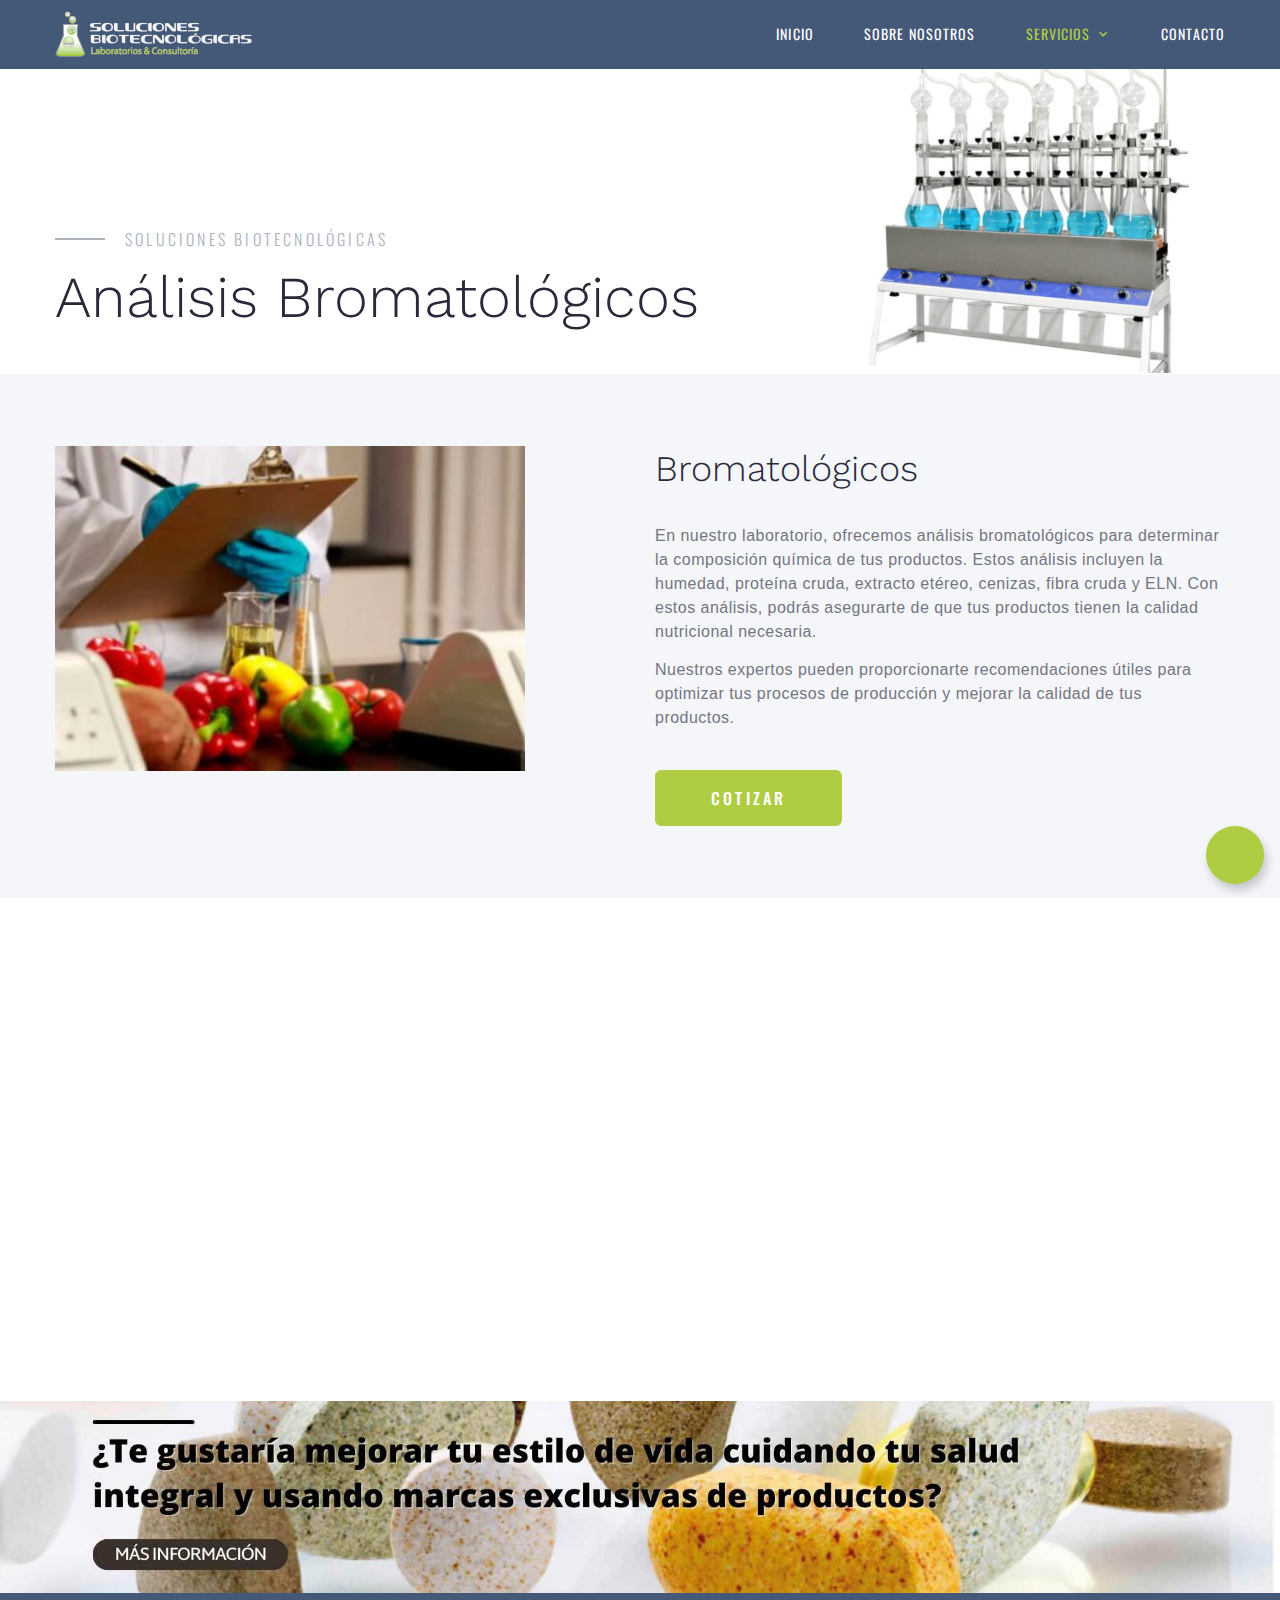
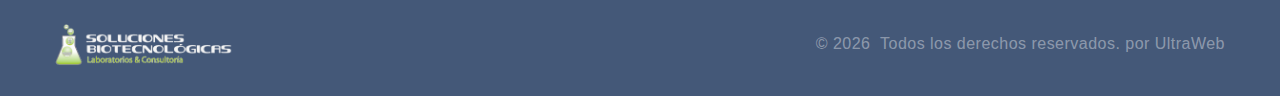
<file: bromatologicos.html>
<!DOCTYPE html>
<html class="wide wow-animation" lang="es-MX">
   <head>
      <title>Bromatológicos - Soluciones Biotecnológicas: Laboratorios & Consultoría</title>
      <meta name="format-detection" content="telephone=no">
      <meta name="viewport" content="width=device-width height=device-height initial-scale=1.0 maximum-scale=1.0 user-scalable=0">
      <meta http-equiv="X-UA-Compatible" content="IE=edge">
      <meta charset="utf-8">
      <link rel="icon" href="images/favicon.png" type="image/x-icon">
      <link rel="stylesheet" href="css/bootstrap.css">
      <link rel="stylesheet" href="css/fonts.css">
      <link rel="stylesheet" href="css/style.css">
   </head>
   <body>

      <div class="page">
         <header class="section page-header">
        <!-- RD Navbar-->
        <div class="rd-navbar-wrap">
          <nav class="rd-navbar rd-navbar-minimal" data-layout="rd-navbar-fixed" data-sm-layout="rd-navbar-fixed" data-md-layout="rd-navbar-fixed" data-md-device-layout="rd-navbar-fixed" data-lg-layout="rd-navbar-static" data-lg-device-layout="rd-navbar-fixed" data-xl-layout="rd-navbar-static" data-xl-device-layout="rd-navbar-static" data-xxl-layout="rd-navbar-static" data-xxl-device-layout="rd-navbar-static" data-lg-stick-up-offset="46px" data-xl-stick-up-offset="46px" data-xxl-stick-up-offset="46px" data-lg-stick-up="true" data-xl-stick-up="true" data-xxl-stick-up="true">
            <div class="rd-navbar-main-outer">
              <div class="rd-navbar-main">
                <!-- RD Navbar Panel-->
                <div class="rd-navbar-panel">
                  <!-- RD Navbar Toggle-->
                  <button class="rd-navbar-toggle" data-rd-navbar-toggle="#rd-navbar-nav-wrap-1"><span></span></button>
                  <!-- RD Navbar Brand--><a class="rd-navbar-brand" href="index.html"><img src="images/logo-inverse-358x102.png" alt="" width="250" height="60"/></a>
                </div>
                <div class="rd-navbar-main-element">
                  <div class="rd-navbar-nav-wrap" id="rd-navbar-nav-wrap-1">
                    <!-- RD Navbar Nav-->
                    <ul class="rd-navbar-nav">
                      <li class="rd-nav-item"><a class="rd-nav-link" href="index.html">Inicio</a>
                      </li>
                      <li class="rd-nav-item"><a class="rd-nav-link" href="nosotros.html">Sobre Nosotros</a>
                      </li>
                     <li class="rd-nav-item active"><a class="rd-nav-link" href="#">Servicios</a>
                        <!-- RD Navbar Dropdown-->
                        <ul class="rd-menu rd-navbar-dropdown">
                          <li class="rd-dropdown-item"><a class="rd-dropdown-link" href="microbiologicos.html">Microbiológicos</a></li>
                          <li class="rd-dropdown-item"><a class="rd-dropdown-link" href="bromatologicos.html">Bromatológicos</a></li>
                          <li class="rd-dropdown-item"><a class="rd-dropdown-link" href="fisicoquimicos.html">Fisicoquímicos</a></li>
                          <li class="rd-dropdown-item"><a class="rd-dropdown-link" href="otros-servicios.html">Otros Servicios</a></li>
                        </ul>
                      </li>
                      <li class="rd-nav-item"><a class="rd-nav-link" href="index.html#contacto">Contacto</a>
                      </li>
                    </ul>
                  </div>
                </div>
              </div>
            </div>
          </nav>
        </div>
      </header>
         <section class="breadcrumbs-custom bg-image" style="background-image: url(images/breadcrumbs-image-3.jpg);">
            <div class="breadcrumbs-custom-inner">
               <div class="container breadcrumbs-custom-container">
                  <div class="breadcrumbs-custom-main">
                     <h6 class="breadcrumbs-custom-subtitle title-decorated">Soluciones Biotecnológicas</h6>
                     <h1 class="breadcrumbs-custom-title">Análisis Bromatológicos</h1>
                  </div>
               </div>
            </div>
         </section>

<section class="section section-lg bg-gray-100" id="bromatologicos">
<div class="container">
<div class="row row-50 justify-content-center justify-content-lg-between">
<div class="col-md-10 col-lg-6 col-xl-5"><img class="img-responsive" src="images/Bromatológicos.jpg" alt width="570" height="368"></div>
<div class="col-md-10 col-lg-6">
<h3>Bromatológicos</h3>
<p>En nuestro laboratorio, ofrecemos análisis bromatológicos para determinar la composición química de tus productos. Estos análisis incluyen la humedad, proteína cruda, extracto etéreo, cenizas, fibra cruda y ELN. Con estos análisis, podrás asegurarte de que tus productos tienen la calidad nutricional necesaria.
</p>
<p>Nuestros expertos pueden proporcionarte recomendaciones útiles para optimizar tus procesos de producción y mejorar la calidad de tus productos.
</p><a class="button button-lg button-primary button-winona" href="mailto:labsolbiotec@gmail.com?subject=Hola%20me%20interesa%20Cotizar%20un%20Análisis%20de%20Bromatológicos"/Send mail with subject>Cotizar</a>
</div>
</div>
</div>
</section>
<section class="section section-lg text-center" style="text-align: left !important;">
        <div class="container">
          <h3 class="wow-outer"><span class="wow slideInUp">Diferentes servicios que realizamos</span></h3>
          <div class="row row-30 justify-content-center">
            <div class="col-sm-6 col-lg-5 col-xl-4 wow-outer">
                    <!-- Thumbnail Modern--><a class="thumbnail-modern wow slideInLeft" href="microbiologicos.html"><img class="thumbnail-modern-image" src="images/Microbiológicos.jpg" alt="" width="370" height="256"/>
                      <div class="thumbnail-modern-caption">
                        <p class="thumbnail-modern-title">Microbiológicos</p>
                        <p class="thumbnail-modern-text">Ofrecemos análisis microbiológicos de alta precisión para detectar la presencia de microorganismos en tus productos y superficies...</p>
                      </div>
                      <div class="thumbnail-modern-dummy"></div></a>
            </div>
            <div class="col-sm-6 col-lg-5 col-xl-4 wow-outer">
                    <!-- Thumbnail Modern--><a class="thumbnail-modern wow slideInRight" href="fisicoquimicos.html"><img class="thumbnail-modern-image" src="images/grid-layout-4-370x256.jpg" alt="" width="370" height="256"/>
                      <div class="thumbnail-modern-caption">
                        <p class="thumbnail-modern-title">Fisicoquímicos</p>
                        <p class="thumbnail-modern-text">Ofrecemos análisis fisicoquímicos para determinar las características físicas y químicas de tus productos...</p>
                      </div>
                      <div class="thumbnail-modern-dummy"></div></a>
            </div>
            <div class="col-sm-6 col-lg-5 col-xl-4 wow-outer">
                    <!-- Thumbnail Modern--><a class="thumbnail-modern wow slideInRight" href="otros-servicios.html"><img class="thumbnail-modern-image" src="images/grid-layout-6-370x256.jpg" alt="" width="370" height="256"/>
                      <div class="thumbnail-modern-caption">
                        <p class="thumbnail-modern-title">Otros Estudios</p>
                        <p class="thumbnail-modern-text">Además de los análisis anteriores, también ofrecemos cálculos de energía, análisis de grasas, análisis...</p>
                      </div>
                      <div class="thumbnail-modern-dummy"></div></a>
            </div>
          </div>
        </div>
      </section>
      <section class="section pc">
        <a href="https://www.amway.com.mx/SOMOSPARTEDELASOLUCION"><img class="width: 100%; height: 100%;" src="pc.jpg"></a>
      </section>
      <section class="section tel">
        <a href="https://www.amway.com.mx/SOMOSPARTEDELASOLUCION"><img class="width: 100%; height: 100%;" src="tel.jpg"></a>
      </section>
         <footer class="section footer-minimal bg-secondary">
        <div class="container"> 
          <div class="footer-minimal-inner"><a class="brand" href="index.html"><img src="images/logo-inverse-358x102.png" alt="" width="179" height="51"/></a>
            <!-- Rights-->
            <p class="rights"><span>&copy;&nbsp;</span><span class="copyright-year"></span><span>&nbsp;</span><span> Todos los derechos reservados. por</span><span>&nbsp;</span><a href="https://UltraWeb.mx">UltraWeb</a></p>
          </div>
        </div>
      </footer>
      </div>
    <div class="preloader">
      <div class="preloader-logo loader-spiner"></div>
      <div class="preloader-logo loader-logo"></div>
    </div>
      <div class="snackbars" id="form-output-global"></div>
      <!-- Take it away -->
<button class="fab">
  <i class="prime zmdi zmdi-comment"></i>
</button>
<ul class="floatingMenu">
  <li>
    <span>Correo Electrónico</span>
    <a href="mailto:labsolbiotec@gmail.com">
     <i class="zmdi zmdi-email"></i>

    </a>
  </li>
  <li>
    <span>WhatsApp</span>
    <a href="https://wa.link/ifr2em">
      <i class="zmdi zmdi-whatsapp"></i>
    </a>
  </li>
  <li>
    <span>Teléfono</span>
    <a href="tel:6677559964">
      <i class="zmdi zmdi-phone-in-talk"></i>

    </a>
  </li>
</ul>
<!--<a href="https://api.whatsapp.com/send?phone=51000000000&text=olá" class="whatsapp-button" target="_blank" style="position: fixed; left: 15px; bottom: 15px;">
  <img src="https://i.ibb.co/VgSspjY/whatsapp-button.png" alt="botão whatsapp">
</a>-->
    <!-- Javascript-->
    <script src="js/core.min.js"></script>
    <script src="js/script.js"></script>
    <script src="js/FAB.js"></script>
   </body>
</html>
</file>
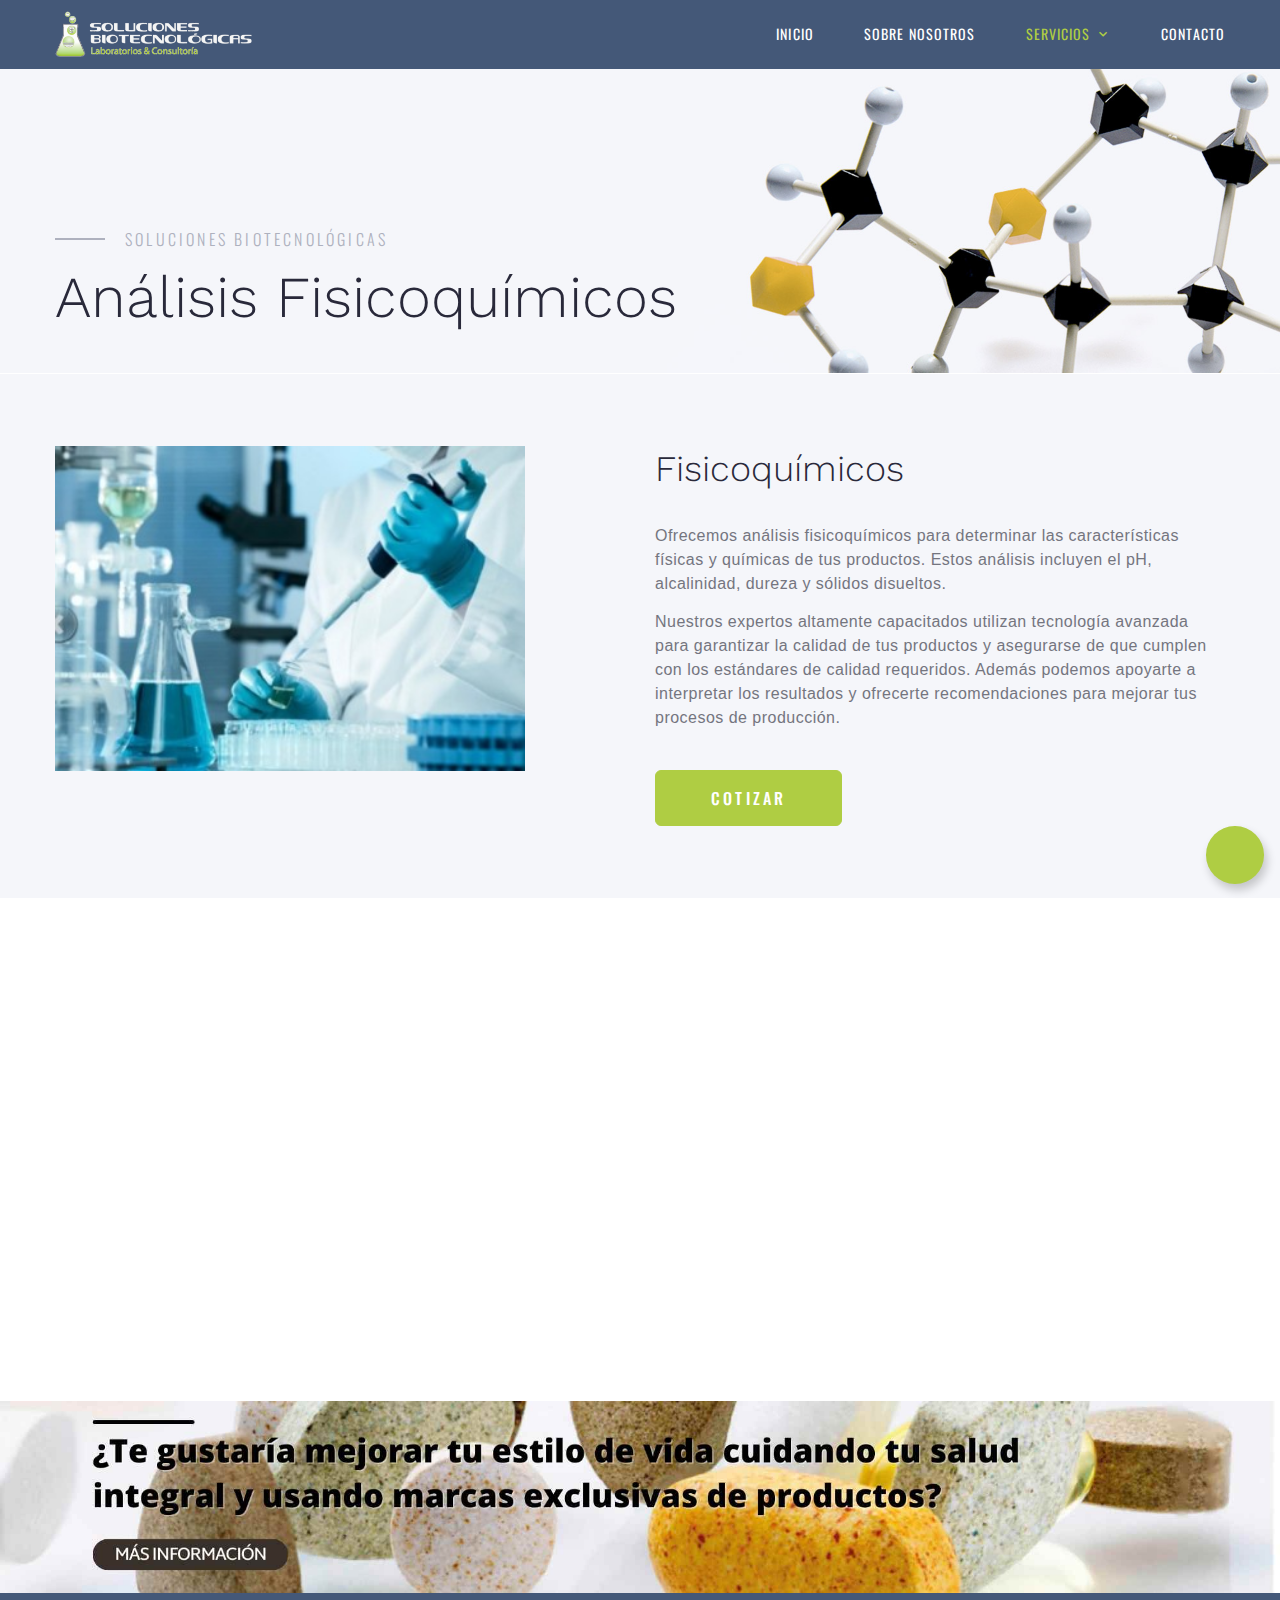
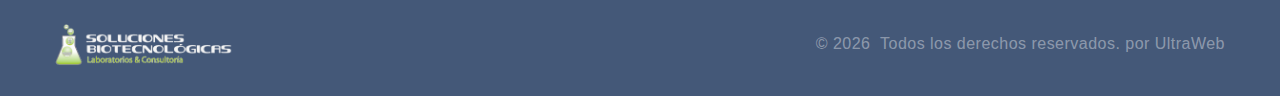
<file: fisicoquimicos.html>
<!DOCTYPE html>
<html class="wide wow-animation" lang="es-MX">
   <head>
      <title>Fisicoquímicos - Soluciones Biotecnológicas: Laboratorios & Consultoría</title>
      <meta name="format-detection" content="telephone=no">
      <meta name="viewport" content="width=device-width height=device-height initial-scale=1.0 maximum-scale=1.0 user-scalable=0">
      <meta http-equiv="X-UA-Compatible" content="IE=edge">
      <meta charset="utf-8">
      <link rel="icon" href="images/favicon.png" type="image/x-icon">
      <link rel="stylesheet" href="css/bootstrap.css">
      <link rel="stylesheet" href="css/fonts.css">
      <link rel="stylesheet" href="css/style.css">
   </head>
   <body>

      <div class="page">
         <header class="section page-header">
        <!-- RD Navbar-->
        <div class="rd-navbar-wrap">
          <nav class="rd-navbar rd-navbar-minimal" data-layout="rd-navbar-fixed" data-sm-layout="rd-navbar-fixed" data-md-layout="rd-navbar-fixed" data-md-device-layout="rd-navbar-fixed" data-lg-layout="rd-navbar-static" data-lg-device-layout="rd-navbar-fixed" data-xl-layout="rd-navbar-static" data-xl-device-layout="rd-navbar-static" data-xxl-layout="rd-navbar-static" data-xxl-device-layout="rd-navbar-static" data-lg-stick-up-offset="46px" data-xl-stick-up-offset="46px" data-xxl-stick-up-offset="46px" data-lg-stick-up="true" data-xl-stick-up="true" data-xxl-stick-up="true">
            <div class="rd-navbar-main-outer">
              <div class="rd-navbar-main">
                <!-- RD Navbar Panel-->
                <div class="rd-navbar-panel">
                  <!-- RD Navbar Toggle-->
                  <button class="rd-navbar-toggle" data-rd-navbar-toggle="#rd-navbar-nav-wrap-1"><span></span></button>
                  <!-- RD Navbar Brand--><a class="rd-navbar-brand" href="index.html"><img src="images/logo-inverse-358x102.png" alt="" width="250" height="60"/></a>
                </div>
                <div class="rd-navbar-main-element">
                  <div class="rd-navbar-nav-wrap" id="rd-navbar-nav-wrap-1">
                    <!-- RD Navbar Nav-->
                    <ul class="rd-navbar-nav">
                      <li class="rd-nav-item"><a class="rd-nav-link" href="index.html">Inicio</a>
                      </li>
                      <li class="rd-nav-item"><a class="rd-nav-link" href="nosotros.html">Sobre Nosotros</a>
                      </li>
                      <li class="rd-nav-item active"><a class="rd-nav-link" href="#">Servicios</a>
                        <!-- RD Navbar Dropdown-->
                        <ul class="rd-menu rd-navbar-dropdown">
                          <li class="rd-dropdown-item"><a class="rd-dropdown-link" href="microbiologicos.html">Microbiológicos</a></li>
                          <li class="rd-dropdown-item"><a class="rd-dropdown-link" href="bromatologicos.html">Bromatológicos</a></li>
                          <li class="rd-dropdown-item"><a class="rd-dropdown-link" href="fisicoquimicos.html">Fisicoquímicos</a></li>
                          <li class="rd-dropdown-item"><a class="rd-dropdown-link" href="otros-servicios.html">Otros Servicios</a></li>
                        </ul>
                      </li>
                      <li class="rd-nav-item"><a class="rd-nav-link" href="index.html#contacto">Contacto</a>
                      </li>
                    </ul>
                  </div>
                </div>
              </div>
            </div>
          </nav>
        </div>
      </header>
         <section class="breadcrumbs-custom bg-image" style="background-image: url(images/breadcrumbs-image-1.jpg);">
            <div class="breadcrumbs-custom-inner">
               <div class="container breadcrumbs-custom-container">
                  <div class="breadcrumbs-custom-main">
                     <h6 class="breadcrumbs-custom-subtitle title-decorated">Soluciones Biotecnológicas</h6>
                     <h1 class="breadcrumbs-custom-title">Análisis Fisicoquímicos</h1>
                  </div>
               </div>
            </div>
         </section>

<section class="section section-lg bg-gray-100" id="fisicoquímicos">
<div class="container">
<div class="row row-50 justify-content-center justify-content-lg-between">
<div class="col-md-10 col-lg-6 col-xl-5"><img class="img-responsive" src="images/grid-layout-4-370x256.jpg" alt width="570" height="368"></div>
<div class="col-md-10 col-lg-6">
<h3>Fisicoquímicos</h3>
<p>Ofrecemos análisis fisicoquímicos para determinar las características físicas y químicas de tus productos. Estos análisis incluyen el pH, alcalinidad, dureza y sólidos disueltos.
</p>
<p>Nuestros expertos altamente capacitados utilizan tecnología avanzada para garantizar la calidad de tus productos y asegurarse de que cumplen con los estándares de calidad requeridos. Además podemos apoyarte a interpretar los resultados y ofrecerte recomendaciones para mejorar tus procesos de producción.
</p><a class="button button-lg button-primary button-winona" href="mailto:labsolbiotec@gmail.com?subject=Hola%20me%20interesa%20Cotizar%20un%20Análisis%20de%20Fisicoquímicos"/Send mail with subject>Cotizar</a>
</div>
</div>
</div>
</section>

<section class="section section-lg text-center" style="text-align: left !important;">
        <div class="container">
          <h3 class="wow-outer"><span class="wow slideInUp">Diferentes servicios que realizamos</span></h3>
          <div class="row row-30 justify-content-center">
            <div class="col-sm-6 col-lg-5 col-xl-4 wow-outer">
                    <!-- Thumbnail Modern--><a class="thumbnail-modern wow slideInLeft" href="microbiologicos.html"><img class="thumbnail-modern-image" src="images/Microbiológicos.jpg" alt="" width="370" height="256"/>
                      <div class="thumbnail-modern-caption">
                        <p class="thumbnail-modern-title">Microbiológicos</p>
                        <p class="thumbnail-modern-text">Ofrecemos análisis microbiológicos de alta precisión para detectar la presencia de microorganismos en tus productos y superficies...</p>
                      </div>
                      <div class="thumbnail-modern-dummy"></div></a>
            </div>
            <div class="col-sm-6 col-lg-5 col-xl-4 wow-outer">
                    <!-- Thumbnail Modern--><a class="thumbnail-modern wow slideInLeft" href="bromatologicos.html"><img class="thumbnail-modern-image" src="images/Bromatológicos.jpg" alt="" width="370" height="256"/>
                      <div class="thumbnail-modern-caption">
                        <p class="thumbnail-modern-title">Bromatológicos</p>
                        <p class="thumbnail-modern-text">En nuestro laboratorio, ofrecemos análisis bromatológicos para determinar la composición química de tus productos...</p>
                      </div>
                      <div class="thumbnail-modern-dummy"></div></a>
            </div>
            <div class="col-sm-6 col-lg-5 col-xl-4 wow-outer">
                    <!-- Thumbnail Modern--><a class="thumbnail-modern wow slideInRight" href="otros-servicios.html"><img class="thumbnail-modern-image" src="images/grid-layout-6-370x256.jpg" alt="" width="370" height="256"/>
                      <div class="thumbnail-modern-caption">
                        <p class="thumbnail-modern-title">Otros Estudios</p>
                        <p class="thumbnail-modern-text">Además de los análisis anteriores, también ofrecemos cálculos de energía, análisis de grasas, análisis...</p>
                      </div>
                      <div class="thumbnail-modern-dummy"></div></a>
            </div>
          </div>
        </div>
      </section>
      <section class="section pc">
        <a href="https://www.amway.com.mx/SOMOSPARTEDELASOLUCION"><img class="width: 100%; height: 100%;" src="pc.jpg"></a>
      </section>
      <section class="section tel">
        <a href="https://www.amway.com.mx/SOMOSPARTEDELASOLUCION"><img class="width: 100%; height: 100%;" src="tel.jpg"></a>
      </section>

         <footer class="section footer-minimal bg-secondary">
        <div class="container"> 
          <div class="footer-minimal-inner"><a class="brand" href="index.html"><img src="images/logo-inverse-358x102.png" alt="" width="179" height="51"/></a>
            <!-- Rights-->
            <p class="rights"><span>&copy;&nbsp;</span><span class="copyright-year"></span><span>&nbsp;</span><span> Todos los derechos reservados. por</span><span>&nbsp;</span><a href="https://UltraWeb.mx">UltraWeb</a></p>
          </div>
        </div>
      </footer>
      </div>
    <div class="preloader">
      <div class="preloader-logo loader-spiner"></div>
      <div class="preloader-logo loader-logo"></div>
    </div>
      <div class="snackbars" id="form-output-global"></div>
      <!-- Take it away -->
<button class="fab">
  <i class="prime zmdi zmdi-comment"></i>
</button>
<ul class="floatingMenu">
  <li>
    <span>Correo Electrónico</span>
    <a href="mailto:labsolbiotec@gmail.com">
     <i class="zmdi zmdi-email"></i>

    </a>
  </li>
  <li>
    <span>WhatsApp</span>
    <a href="https://wa.link/ifr2em">
      <i class="zmdi zmdi-whatsapp"></i>
    </a>
  </li>
  <li>
    <span>Teléfono</span>
    <a href="tel:6677559964">
      <i class="zmdi zmdi-phone-in-talk"></i>

    </a>
  </li>
</ul>
<!--<a href="https://api.whatsapp.com/send?phone=51000000000&text=olá" class="whatsapp-button" target="_blank" style="position: fixed; left: 15px; bottom: 15px;">
  <img src="https://i.ibb.co/VgSspjY/whatsapp-button.png" alt="botão whatsapp">
</a>-->
    <!-- Javascript-->
    <script src="js/core.min.js"></script>
    <script src="js/script.js"></script>
    <script src="js/FAB.js"></script>
   </body>
</html>
</file>
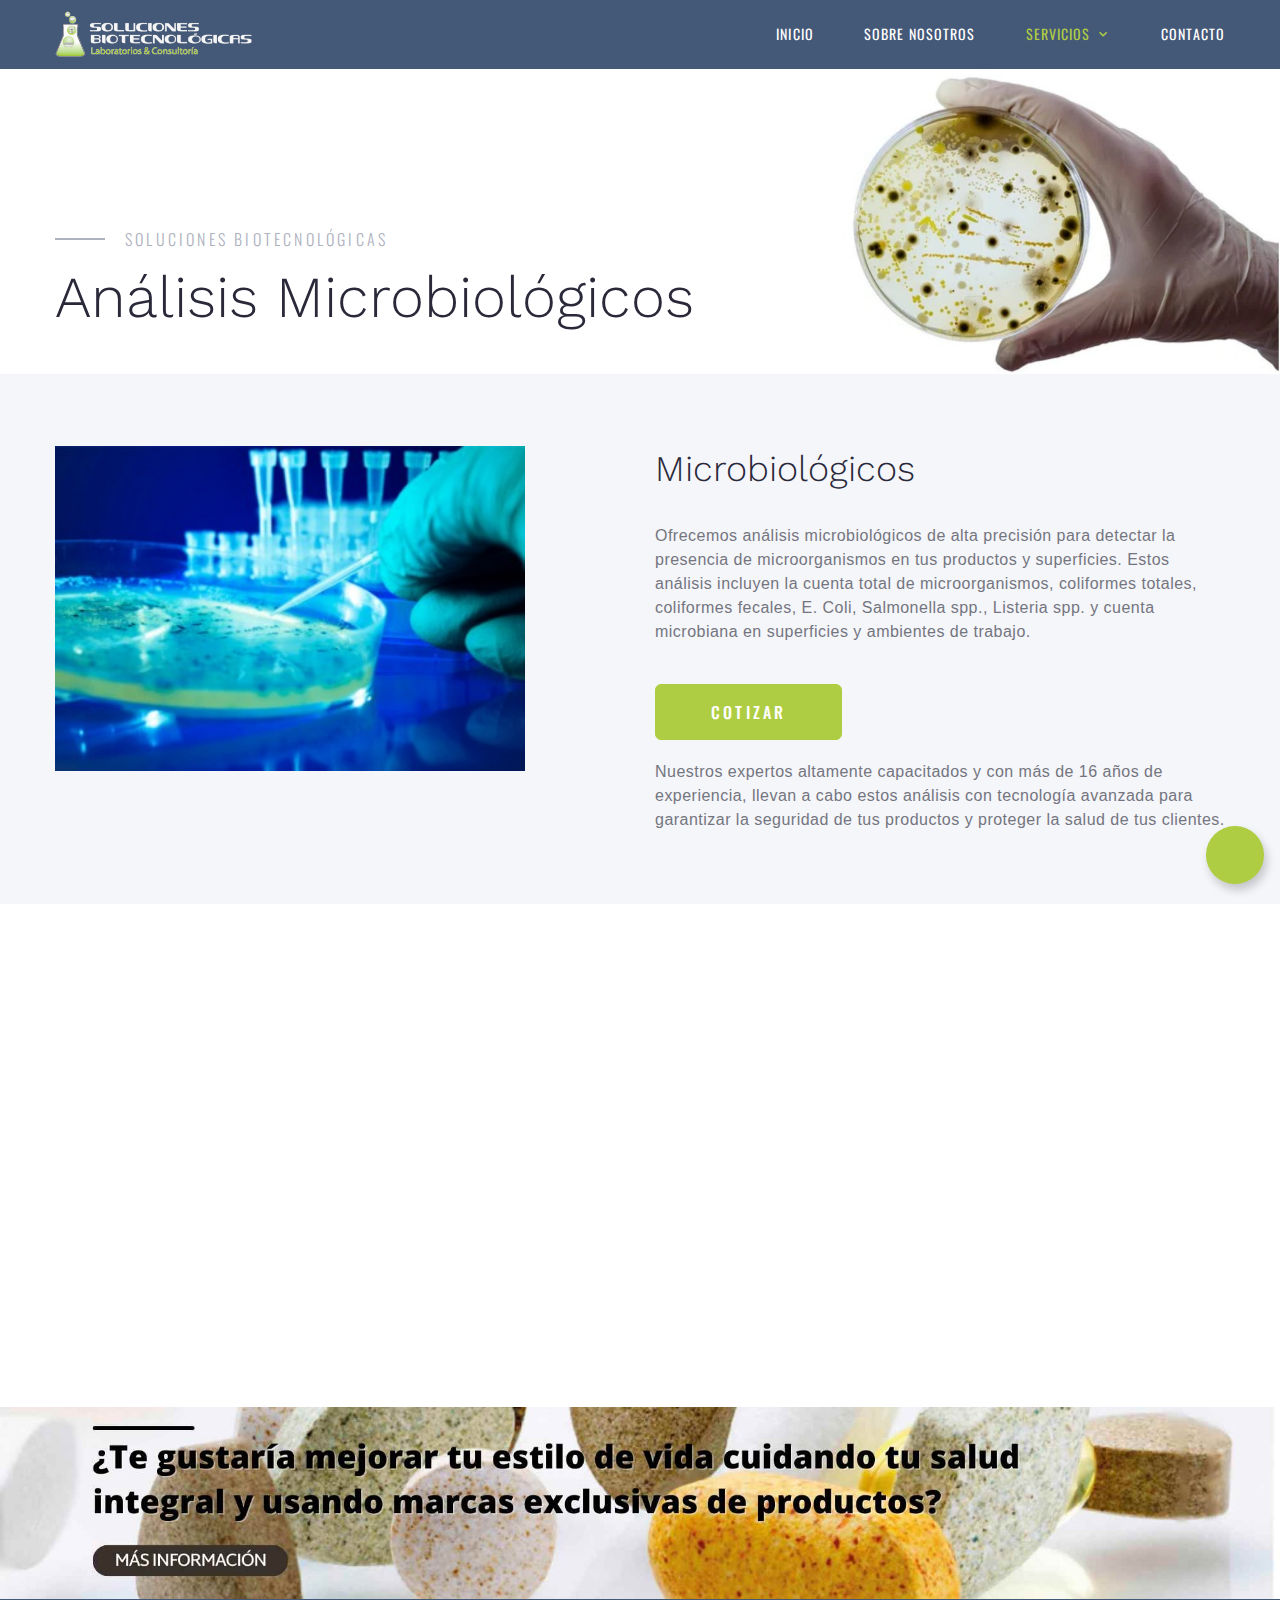
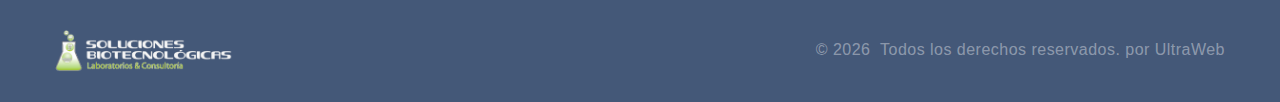
<file: microbiologicos.html>
<!DOCTYPE html>
<html class="wide wow-animation" lang="es-MX">
   <head>
      <title>Microbiológicos - Soluciones Biotecnológicas: Laboratorios & Consultoría</title>
      <meta name="format-detection" content="telephone=no">
      <meta name="viewport" content="width=device-width height=device-height initial-scale=1.0 maximum-scale=1.0 user-scalable=0">
      <meta http-equiv="X-UA-Compatible" content="IE=edge">
      <meta charset="utf-8">
      <link rel="icon" href="images/favicon.png" type="image/x-icon">
      <link rel="stylesheet" href="css/bootstrap.css">
      <link rel="stylesheet" href="css/fonts.css">
      <link rel="stylesheet" href="css/style.css">
   </head>
   <body>

      <div class="page">
         <header class="section page-header">
        <!-- RD Navbar-->
        <div class="rd-navbar-wrap">
          <nav class="rd-navbar rd-navbar-minimal" data-layout="rd-navbar-fixed" data-sm-layout="rd-navbar-fixed" data-md-layout="rd-navbar-fixed" data-md-device-layout="rd-navbar-fixed" data-lg-layout="rd-navbar-static" data-lg-device-layout="rd-navbar-fixed" data-xl-layout="rd-navbar-static" data-xl-device-layout="rd-navbar-static" data-xxl-layout="rd-navbar-static" data-xxl-device-layout="rd-navbar-static" data-lg-stick-up-offset="46px" data-xl-stick-up-offset="46px" data-xxl-stick-up-offset="46px" data-lg-stick-up="true" data-xl-stick-up="true" data-xxl-stick-up="true">
            <div class="rd-navbar-main-outer">
              <div class="rd-navbar-main">
                <!-- RD Navbar Panel-->
                <div class="rd-navbar-panel">
                  <!-- RD Navbar Toggle-->
                  <button class="rd-navbar-toggle" data-rd-navbar-toggle="#rd-navbar-nav-wrap-1"><span></span></button>
                  <!-- RD Navbar Brand--><a class="rd-navbar-brand" href="index.html"><img src="images/logo-inverse-358x102.png" alt="" width="250" height="60"/></a>
                </div>
                <div class="rd-navbar-main-element">
                  <div class="rd-navbar-nav-wrap" id="rd-navbar-nav-wrap-1">
                    <!-- RD Navbar Nav-->
                    <ul class="rd-navbar-nav">
                      <li class="rd-nav-item"><a class="rd-nav-link" href="index.html">Inicio</a>
                      </li>
                      <li class="rd-nav-item"><a class="rd-nav-link" href="nosotros.html">Sobre Nosotros</a>
                      </li>
                      <li class="rd-nav-item active"><a class="rd-nav-link" href="#">Servicios</a>
                        <!-- RD Navbar Dropdown-->
                        <ul class="rd-menu rd-navbar-dropdown">
                          <li class="rd-dropdown-item"><a class="rd-dropdown-link" href="microbiologicos.html">Microbiológicos</a></li>
                          <li class="rd-dropdown-item"><a class="rd-dropdown-link" href="bromatologicos.html">Bromatológicos</a></li>
                          <li class="rd-dropdown-item"><a class="rd-dropdown-link" href="fisicoquimicos.html">Fisicoquímicos</a></li>
                          <li class="rd-dropdown-item"><a class="rd-dropdown-link" href="otros-servicios.html">Otros Servicios</a></li>
                        </ul>
                      </li>
                      <li class="rd-nav-item"><a class="rd-nav-link" href="index.html#contacto">Contacto</a>
                      </li>
                    </ul>
                  </div>
                </div>
              </div>
            </div>
          </nav>
        </div>
      </header>
         <section class="breadcrumbs-custom bg-image" style="background-image: url(images/breadcrumbs-image-2.jpg);">
            <div class="breadcrumbs-custom-inner">
               <div class="container breadcrumbs-custom-container">
                  <div class="breadcrumbs-custom-main">
                     <h6 class="breadcrumbs-custom-subtitle title-decorated">Soluciones Biotecnológicas</h6>
                     <h1 class="breadcrumbs-custom-title">Análisis Microbiológicos</h1>
                  </div>
               </div>
            </div>
         </section>

<section class="section section-lg bg-gray-100" id="microbiologicos">
<div class="container">
<div class="row row-50 justify-content-center justify-content-lg-between">
<div class="col-md-10 col-lg-6 col-xl-5"><img class="img-responsive" src="images/Microbiológicos.jpg" alt width="570" height="368"></div>
<div class="col-md-10 col-lg-6">
<h3>Microbiológicos</h3>
<p>Ofrecemos análisis microbiológicos de alta precisión para detectar la presencia de microorganismos en tus productos y superficies. Estos análisis incluyen la cuenta total de microorganismos, coliformes totales, coliformes fecales, E. Coli, Salmonella spp., Listeria spp. y cuenta microbiana en superficies y ambientes de trabajo.
</p>
<a class="button button-lg button-primary button-winona" href="mailto:labsolbiotec@gmail.com?subject=Hola%20me%20interesa%20Cotizar%20un%20Análisis%20de%20Microbiológicos"/Send mail with subject>Cotizar</a><br>
<p>Nuestros expertos altamente capacitados y con más de 16 años de experiencia, llevan a cabo estos análisis con tecnología avanzada para garantizar la seguridad de tus productos y proteger la salud de tus clientes.</p>
</div>
</div>
</div>
</section>
<section class="section section-lg text-center" style="text-align: left !important;">
        <div class="container">
          <h3 class="wow-outer"><span class="wow slideInUp">Diferentes servicios que realizamos</span></h3>
          <div class="row row-30 justify-content-center">

            <div class="col-sm-6 col-lg-5 col-xl-4 wow-outer">
                    <!-- Thumbnail Modern--><a class="thumbnail-modern wow slideInLeft" href="bromatologicos.html"><img class="thumbnail-modern-image" src="images/Bromatológicos.jpg" alt="" width="370" height="256"/>
                      <div class="thumbnail-modern-caption">
                        <p class="thumbnail-modern-title">Bromatológicos</p>
                        <p class="thumbnail-modern-text">En nuestro laboratorio, ofrecemos análisis bromatológicos para determinar la composición química de tus productos...</p>
                      </div>
                      <div class="thumbnail-modern-dummy"></div></a>
            </div>
            <div class="col-sm-6 col-lg-5 col-xl-4 wow-outer">
                    <!-- Thumbnail Modern--><a class="thumbnail-modern wow slideInRight" href="fisicoquimicos.html"><img class="thumbnail-modern-image" src="images/grid-layout-4-370x256.jpg" alt="" width="370" height="256"/>
                      <div class="thumbnail-modern-caption">
                        <p class="thumbnail-modern-title">Fisicoquímicos</p>
                        <p class="thumbnail-modern-text">Ofrecemos análisis fisicoquímicos para determinar las características físicas y químicas de tus productos...</p>
                      </div>
                      <div class="thumbnail-modern-dummy"></div></a>
            </div>
            <div class="col-sm-6 col-lg-5 col-xl-4 wow-outer">
                    <!-- Thumbnail Modern--><a class="thumbnail-modern wow slideInRight" href="otros-servicios.html"><img class="thumbnail-modern-image" src="images/grid-layout-6-370x256.jpg" alt="" width="370" height="256"/>
                      <div class="thumbnail-modern-caption">
                        <p class="thumbnail-modern-title">Otros Estudios</p>
                        <p class="thumbnail-modern-text">Además de los análisis anteriores, también ofrecemos cálculos de energía, análisis de grasas, análisis...</p>
                      </div>
                      <div class="thumbnail-modern-dummy"></div></a>
            </div>
          </div>
        </div>
      </section>
      <section class="section pc">
        <a href="https://www.amway.com.mx/SOMOSPARTEDELASOLUCION"><img class="width: 100%; height: 100%;" src="pc.jpg"></a>
      </section>
      <section class="section tel">
        <a href="https://www.amway.com.mx/SOMOSPARTEDELASOLUCION"><img class="width: 100%; height: 100%;" src="tel.jpg"></a>
      </section>
         <footer class="section footer-minimal bg-secondary">
        <div class="container"> 
          <div class="footer-minimal-inner"><a class="brand" href="index.html"><img src="images/logo-inverse-358x102.png" alt="" width="179" height="51"/></a>
            <!-- Rights-->
            <p class="rights"><span>&copy;&nbsp;</span><span class="copyright-year"></span><span>&nbsp;</span><span> Todos los derechos reservados. por</span><span>&nbsp;</span><a href="https://UltraWeb.mx">UltraWeb</a></p>
          </div>
        </div>
      </footer>
      </div>
    <div class="preloader">
      <div class="preloader-logo loader-spiner"></div>
      <div class="preloader-logo loader-logo"></div>
    </div>
      <div class="snackbars" id="form-output-global"></div>
      <!-- Take it away -->
<button class="fab">
  <i class="prime zmdi zmdi-comment"></i>
</button>
<ul class="floatingMenu">
  <li>
    <span>Correo Electrónico</span>
    <a href="mailto:labsolbiotec@gmail.com">
     <i class="zmdi zmdi-email"></i>

    </a>
  </li>
  <li>
    <span>WhatsApp</span>
    <a href="https://wa.link/ifr2em">
      <i class="zmdi zmdi-whatsapp"></i>
    </a>
  </li>
  <li>
    <span>Teléfono</span>
    <a href="tel:6677559964">
      <i class="zmdi zmdi-phone-in-talk"></i>

    </a>
  </li>
</ul>
<!--<a href="https://api.whatsapp.com/send?phone=51000000000&text=olá" class="whatsapp-button" target="_blank" style="position: fixed; left: 15px; bottom: 15px;">
  <img src="https://i.ibb.co/VgSspjY/whatsapp-button.png" alt="botão whatsapp">
</a>-->
    <!-- Javascript-->
    <script src="js/core.min.js"></script>
    <script src="js/script.js"></script>
    <script src="js/FAB.js"></script>
   </body>
</html>
</file>
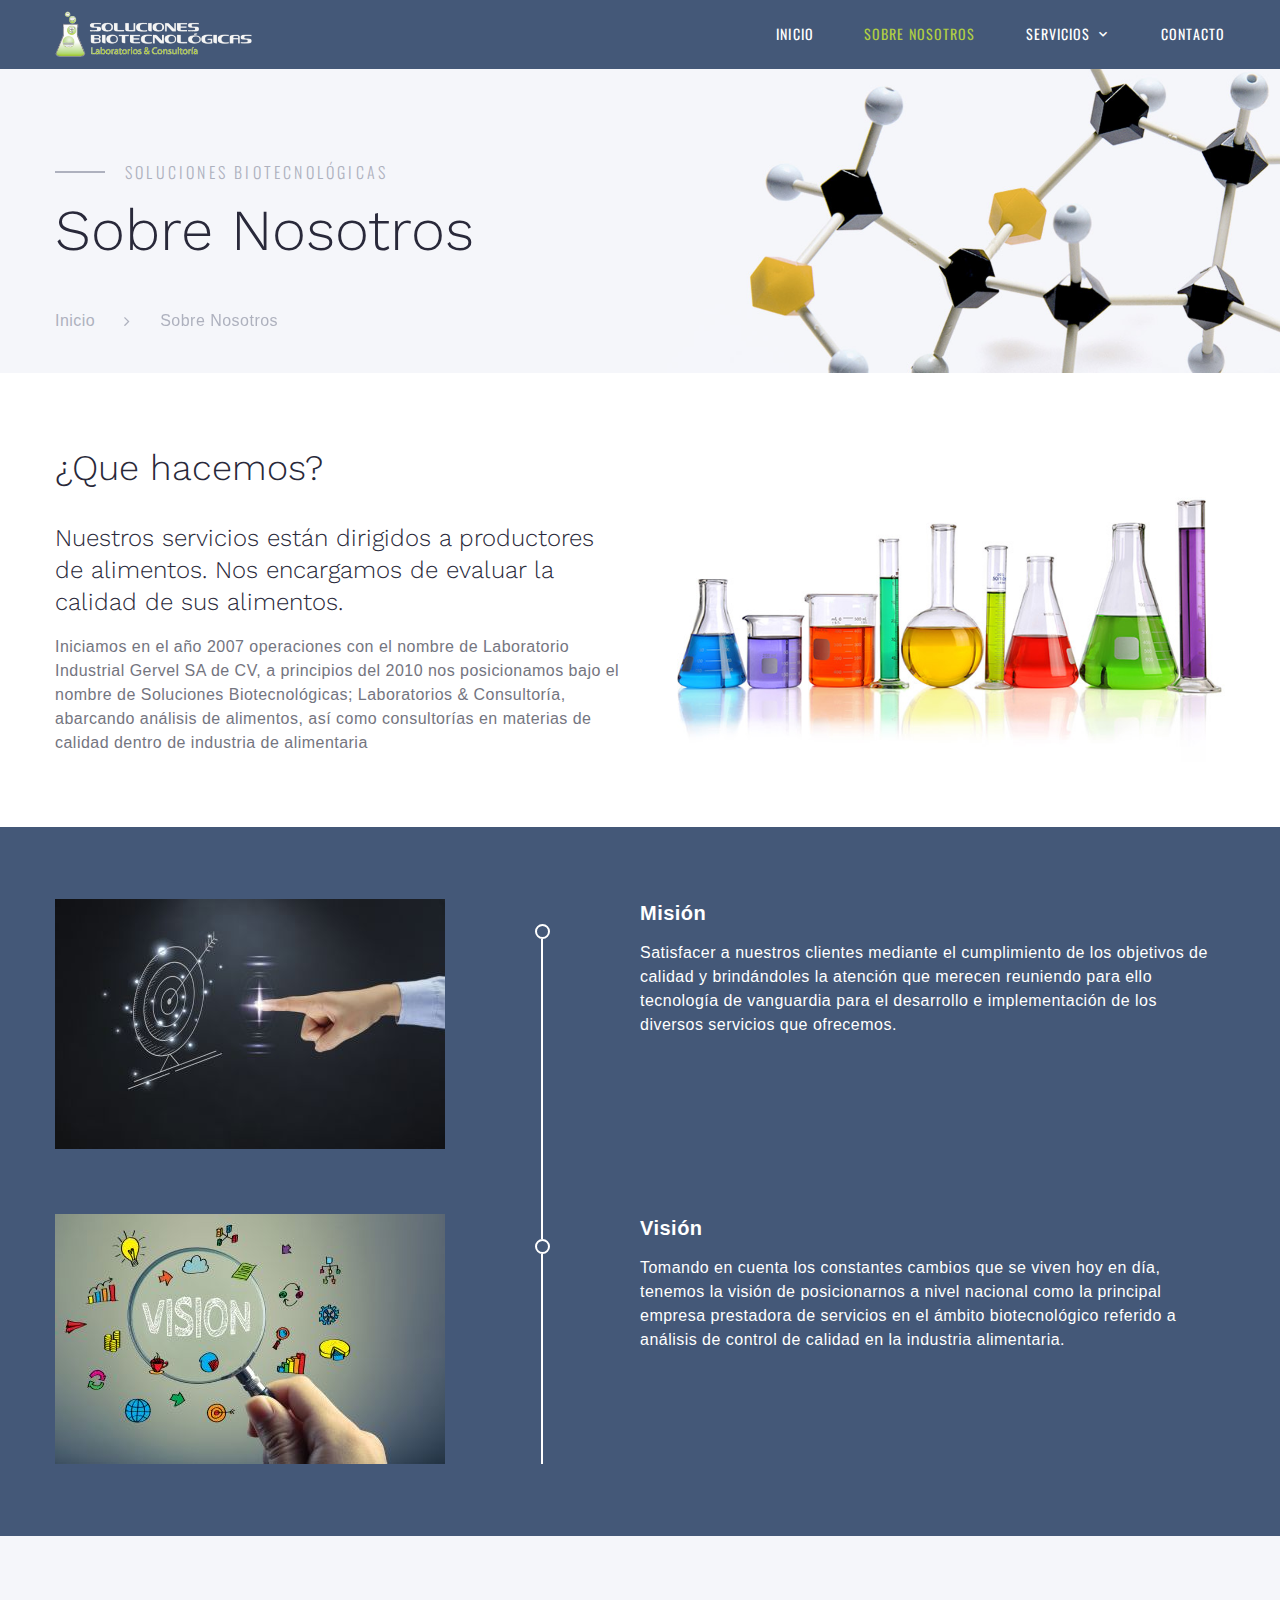
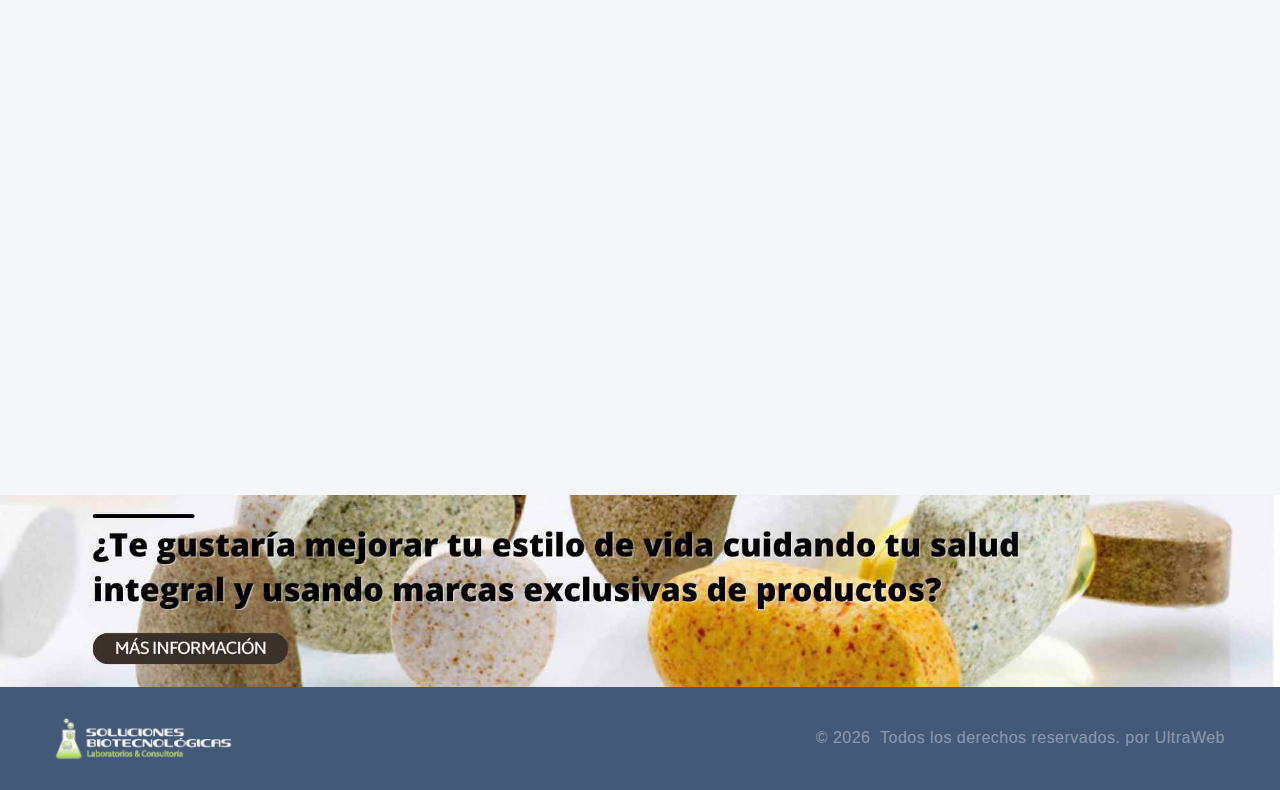
<file: nosotros.html>
<!DOCTYPE html>
<html class="wide wow-animation" lang="es-MX">
   <head>
      <title>Sobre Nosotros - Soluciones Biotecnológicas: Laboratorios & Consultoría</title>
      <meta name="format-detection" content="telephone=no">
      <meta name="viewport" content="width=device-width height=device-height initial-scale=1.0 maximum-scale=1.0 user-scalable=0">
      <meta http-equiv="X-UA-Compatible" content="IE=edge">
      <meta charset="utf-8">
      <link rel="icon" href="images/favicon.png" type="image/x-icon">
      <link rel="stylesheet" href="css/bootstrap.css">
      <link rel="stylesheet" href="css/fonts.css">
      <link rel="stylesheet" href="css/style.css">
   </head>
   <body>

      <div class="page">
         <header class="section page-header">
        <!-- RD Navbar-->
        <div class="rd-navbar-wrap">
          <nav class="rd-navbar rd-navbar-minimal" data-layout="rd-navbar-fixed" data-sm-layout="rd-navbar-fixed" data-md-layout="rd-navbar-fixed" data-md-device-layout="rd-navbar-fixed" data-lg-layout="rd-navbar-static" data-lg-device-layout="rd-navbar-fixed" data-xl-layout="rd-navbar-static" data-xl-device-layout="rd-navbar-static" data-xxl-layout="rd-navbar-static" data-xxl-device-layout="rd-navbar-static" data-lg-stick-up-offset="46px" data-xl-stick-up-offset="46px" data-xxl-stick-up-offset="46px" data-lg-stick-up="true" data-xl-stick-up="true" data-xxl-stick-up="true">
            <div class="rd-navbar-main-outer">
              <div class="rd-navbar-main">
                <!-- RD Navbar Panel-->
                <div class="rd-navbar-panel">
                  <!-- RD Navbar Toggle-->
                  <button class="rd-navbar-toggle" data-rd-navbar-toggle="#rd-navbar-nav-wrap-1"><span></span></button>
                  <!-- RD Navbar Brand--><a class="rd-navbar-brand" href="index.html"><img src="images/logo-inverse-358x102.png" alt="" width="250" height="60"/></a>
                </div>
                <div class="rd-navbar-main-element">
                  <div class="rd-navbar-nav-wrap" id="rd-navbar-nav-wrap-1">
                    <!-- RD Navbar Nav-->
                    <ul class="rd-navbar-nav">
                      <li class="rd-nav-item"><a class="rd-nav-link" href="index.html">Inicio</a>
                      </li>
                      <li class="rd-nav-item active"><a class="rd-nav-link" href="nosotros.html">Sobre Nosotros</a>
                      </li>
                      <li class="rd-nav-item"><a class="rd-nav-link" href="#">Servicios</a>
                        <!-- RD Navbar Dropdown-->
                        <ul class="rd-menu rd-navbar-dropdown">
                          <li class="rd-dropdown-item"><a class="rd-dropdown-link" href="microbiologicos.html">Microbiológicos</a></li>
                          <li class="rd-dropdown-item"><a class="rd-dropdown-link" href="bromatologicos.html">Bromatológicos</a></li>
                          <li class="rd-dropdown-item"><a class="rd-dropdown-link" href="fisicoquimicos.html">Fisicoquímicos</a></li>
                          <li class="rd-dropdown-item"><a class="rd-dropdown-link" href="otros-servicios.html">Otros Servicios</a></li>
                        </ul>
                      </li>
                      <li class="rd-nav-item"><a class="rd-nav-link" href="index.html#contacto">Contacto</a>
                      </li>
                    </ul>
                  </div>
                </div>
              </div>
            </div>
          </nav>
        </div>
      </header>
         <section class="breadcrumbs-custom bg-image" style="background-image: url(images/breadcrumbs-image-1.jpg);">
            <div class="breadcrumbs-custom-inner">
               <div class="container breadcrumbs-custom-container">
                  <div class="breadcrumbs-custom-main">
                     <h6 class="breadcrumbs-custom-subtitle title-decorated">Soluciones Biotecnológicas</h6>
                     <h1 class="breadcrumbs-custom-title">Sobre Nosotros</h1>
                  </div>
                  <ul class="breadcrumbs-custom-path">
                     <li><a href="index.html">Inicio</a></li>
                     <li class="active">Sobre Nosotros</li>
                  </ul>
               </div>
            </div>
         </section>
         <section class="section section-lg bg-image bg-image-light" style="background-image: url(images/bg-image-5.jpg);">
            <div class="container">
               <div class="row row-50 justify-content-center justify-content-lg-between">
                  <div class="col-md-10 col-lg-6">
                     <h3>¿Que hacemos?</h3>
                     <h4 class="offset-top-3">Nuestros servicios están dirigidos a productores de alimentos. Nos encargamos de evaluar la calidad de sus alimentos.</h4>
                     <p>Iniciamos en el año 2007 operaciones con el nombre de Laboratorio Industrial Gervel SA de CV, a principios del 2010 nos posicionamos bajo el nombre de Soluciones Biotecnológicas; Laboratorios & Consultoría, abarcando análisis de alimentos, así como consultorías en materias de calidad dentro de industria de alimentaria</p>
                  </div>
               </div>
            </div>
         </section>
         <section class="section section-lg bg-secondary" id="our-history">
            <div class="container">
               <article class="timeline-classic">
                  <div class="timeline-classic-item">
                     <div class="timeline-classic-item-aside"><img class="timeline-classic-item-image" src="images/mision.jpg" alt width="390" height="250"></div>
                     <div class="timeline-classic-item-divider"></div>
                     <div class="timeline-classic-item-main">
                        <p class="thumbnail-classic-item-subtitle"><b>Misión</b></p>
                        <p>Satisfacer a nuestros clientes mediante el cumplimiento de los objetivos de calidad y brindándoles la atención que merecen reuniendo para ello tecnología de vanguardia para el desarrollo e implementación de los diversos servicios que ofrecemos.</p>
                     </div>
                  </div>
                  <div class="timeline-classic-item">
                     <div class="timeline-classic-item-aside"><img class="timeline-classic-item-image" src="images/vision.jpg" alt width="390" height="250"></div>
                     <div class="timeline-classic-item-divider"></div>
                     <div class="timeline-classic-item-main">
                        <p class="thumbnail-classic-item-subtitle"><b>Visión</b></p>
                        <p>Tomando en cuenta los constantes cambios que se viven hoy en día, tenemos la visión de posicionarnos a nivel nacional como la principal empresa prestadora de servicios en el ámbito biotecnológico referido a análisis de control de calidad en la industria alimentaria.</p>
                     </div>
                  </div>
               </article>
            </div>
         </section>
         <section class="section section-lg bg-gray-100 text-center">
        <div class="container">
          <h3 class="wow-outer"><span class="wow slideInUp">Nuestros Valores</span></h3>
          <div class="row row-30">
            <div class="col-sm-6 col-lg-3 wow-outer">
              <!-- Box Creative-->
              <article class="box-creative wow slideInDown">
              	<div class="box-creative-icon fa-star"></div>
                <h4 class="box-creative-title">Responsabilidad</h4>
                <p>Cumplir en tiempo y forma con los compromisos es uno de nuestros principales objetivos en nuestra organización.</p>
              </article>
            </div>
            <div class="col-sm-6 col-lg-3 wow-outer">
              <!-- Box Creative-->
              <article class="box-creative wow slideInDown" data-wow-delay=".05s">
              	<div class="box-creative-icon fa-star"></div>
                <h4 class="box-creative-title">Confiabilidad</h4>
                <p>Contar con equipos e instrumentos verificados y calibrados, así como con el personal profesional calificado y capacitado hacen de nuestros resultados la confianza con el cliente.</p>
              </article>
            </div>
            <div class="col-sm-6 col-lg-3 wow-outer">
              <!-- Box Creative-->
              <article class="box-creative wow slideInDown" data-wow-delay=".1s">
              	<div class="box-creative-icon fa-star"></div>
                <h4 class="box-creative-title">Calidad</h4>
                <p>El cumplimiento de nuestros objetivos y el trabajo en equipo son herramientas valiosas para lograr la calidad en cada uno de nuestros servicios.</p>
              </article>
            </div>
            <div class="col-sm-6 col-lg-3 wow-outer">
              <!-- Box Creative-->
              <article class="box-creative wow slideInDown" data-wow-delay=".15s">
              	<div class="box-creative-icon fa-star"></div>
                <h4 class="box-creative-title">Respeto</h4>
                <p>El respeto hacia nuestros trabajadores, clientes y proveedores es fundamental para el logro de nuestros objetivos.</p>
              </article>
            </div>
          </div>
        </div>
      </section>
      <section class="section pc">
        <a href="https://www.amway.com.mx/SOMOSPARTEDELASOLUCION"><img class="width: 100%; height: 100%;" src="pc.jpg"></a>
      </section>
      <section class="section tel">
        <a href="https://www.amway.com.mx/SOMOSPARTEDELASOLUCION"><img class="width: 100%; height: 100%;" src="tel.jpg"></a>
      </section>
         <footer class="section footer-minimal bg-secondary">
        <div class="container"> 
          <div class="footer-minimal-inner"><a class="brand" href="index.html"><img src="images/logo-inverse-358x102.png" alt="" width="179" height="51"/></a>
            <!-- Rights-->
            <p class="rights"><span>&copy;&nbsp;</span><span class="copyright-year"></span><span>&nbsp;</span><span> Todos los derechos reservados. por</span><span>&nbsp;</span><a href="https://UltraWeb.mx">UltraWeb</a></p>
          </div>
        </div>
      </footer>
      </div>
    <div class="preloader">
      <div class="preloader-logo loader-spiner"></div>
      <div class="preloader-logo loader-logo"></div>
    </div>
      <div class="snackbars" id="form-output-global"></div>
      <script src="js/core.min.js"></script>
      <script src="js/script.js"></script>
   </body>
</html>
</file>
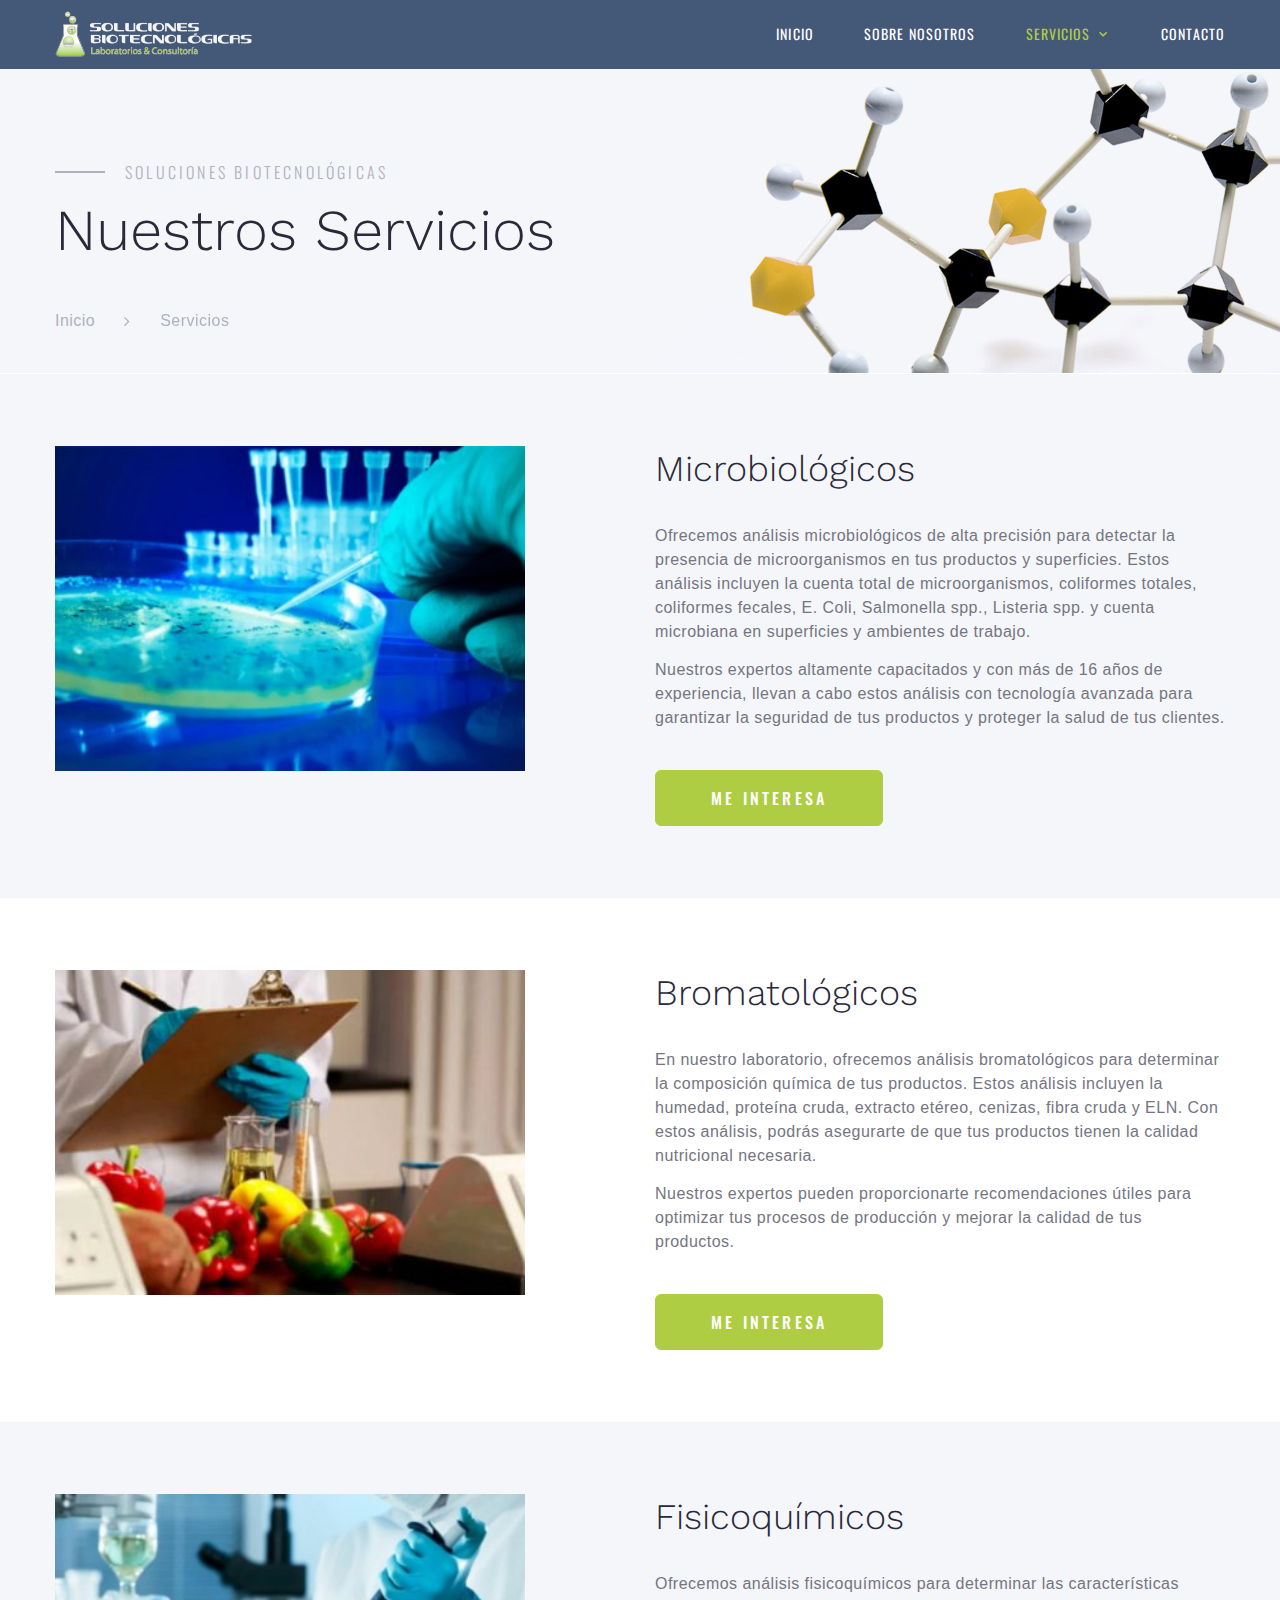
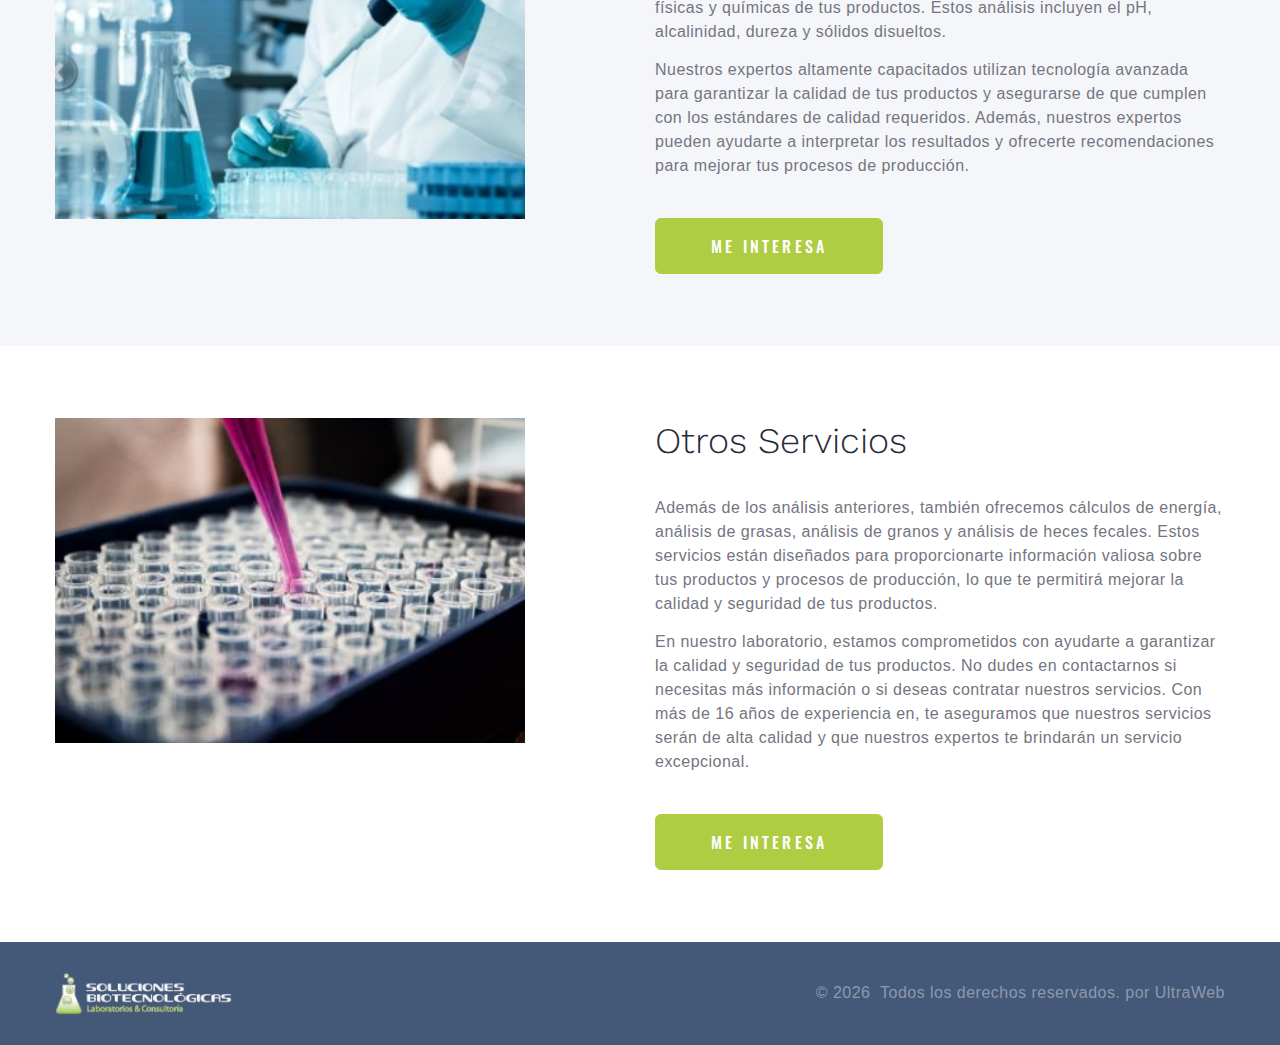
<file: servicios.html>
<!DOCTYPE html>
<html class="wide wow-animation" lang="es-MX">
   <head>
      <title>Servicios - Soluciones Biotecnológicas: Laboratorios & Consultoría</title>
      <meta name="format-detection" content="telephone=no">
      <meta name="viewport" content="width=device-width height=device-height initial-scale=1.0 maximum-scale=1.0 user-scalable=0">
      <meta http-equiv="X-UA-Compatible" content="IE=edge">
      <meta charset="utf-8">
      <link rel="icon" href="images/favicon.png" type="image/x-icon">
      <link rel="stylesheet" href="css/bootstrap.css">
      <link rel="stylesheet" href="css/fonts.css">
      <link rel="stylesheet" href="css/style.css">
   </head>
   <body>

      <div class="page">
         <header class="section page-header">
        <!-- RD Navbar-->
        <div class="rd-navbar-wrap">
          <nav class="rd-navbar rd-navbar-minimal" data-layout="rd-navbar-fixed" data-sm-layout="rd-navbar-fixed" data-md-layout="rd-navbar-fixed" data-md-device-layout="rd-navbar-fixed" data-lg-layout="rd-navbar-static" data-lg-device-layout="rd-navbar-fixed" data-xl-layout="rd-navbar-static" data-xl-device-layout="rd-navbar-static" data-xxl-layout="rd-navbar-static" data-xxl-device-layout="rd-navbar-static" data-lg-stick-up-offset="46px" data-xl-stick-up-offset="46px" data-xxl-stick-up-offset="46px" data-lg-stick-up="true" data-xl-stick-up="true" data-xxl-stick-up="true">
            <div class="rd-navbar-main-outer">
              <div class="rd-navbar-main">
                <!-- RD Navbar Panel-->
                <div class="rd-navbar-panel">
                  <!-- RD Navbar Toggle-->
                  <button class="rd-navbar-toggle" data-rd-navbar-toggle="#rd-navbar-nav-wrap-1"><span></span></button>
                  <!-- RD Navbar Brand--><a class="rd-navbar-brand" href="index.html"><img src="images/logo-inverse-358x102.png" alt="" width="250" height="60"/></a>
                </div>
                <div class="rd-navbar-main-element">
                  <div class="rd-navbar-nav-wrap" id="rd-navbar-nav-wrap-1">
                    <!-- RD Navbar Nav-->
                    <ul class="rd-navbar-nav">
                      <li class="rd-nav-item"><a class="rd-nav-link" href="index.html">Inicio</a>
                      </li>
                      <li class="rd-nav-item"><a class="rd-nav-link" href="nosotros.html">Sobre Nosotros</a>
                      </li>
                      <li class="rd-nav-item active"><a class="rd-nav-link" href="servicios.html">Servicios</a>
                        <!-- RD Navbar Dropdown-->
                        <ul class="rd-menu rd-navbar-dropdown">
                          <li class="rd-dropdown-item"><a class="rd-dropdown-link" href="servicios.html#microbiologicos">Microbiológicos</a></li>
                          <li class="rd-dropdown-item"><a class="rd-dropdown-link" href="servicios.html#bromatologicos">Bromatológicos</a></li>
                          <li class="rd-dropdown-item"><a class="rd-dropdown-link" href="servicios.html#fisicoquimicos">Fisicoquímicos</a></li>
                          <li class="rd-dropdown-item"><a class="rd-dropdown-link" href="servicios.html#otros">Otros Servicios</a></li>
                        </ul>
                      </li>
                      <li class="rd-nav-item"><a class="rd-nav-link" href="index.html#contacto">Contacto</a>
                      </li>
                    </ul>
                  </div>
                </div>
              </div>
            </div>
          </nav>
        </div>
      </header>
         <section class="breadcrumbs-custom bg-image" style="background-image: url(images/breadcrumbs-image-1.jpg);">
            <div class="breadcrumbs-custom-inner">
               <div class="container breadcrumbs-custom-container">
                  <div class="breadcrumbs-custom-main">
                     <h6 class="breadcrumbs-custom-subtitle title-decorated">Soluciones Biotecnológicas</h6>
                     <h1 class="breadcrumbs-custom-title">Nuestros Servicios</h1>
                  </div>
                  <ul class="breadcrumbs-custom-path">
                     <li><a href="index.html">Inicio</a></li>
                     <li class="active">Servicios</li>
                  </ul>
               </div>
            </div>
         </section>

<section class="section section-lg bg-gray-100" id="microbiologicos">
<div class="container">
<div class="row row-50 justify-content-center justify-content-lg-between">
<div class="col-md-10 col-lg-6 col-xl-5"><img class="img-responsive" src="images/Microbiológicos.jpg" alt width="570" height="368"></div>
<div class="col-md-10 col-lg-6">
<h3>Microbiológicos</h3>
<p>Ofrecemos análisis microbiológicos de alta precisión para detectar la presencia de microorganismos en tus productos y superficies. Estos análisis incluyen la cuenta total de microorganismos, coliformes totales, coliformes fecales, E. Coli, Salmonella spp., Listeria spp. y cuenta microbiana en superficies y ambientes de trabajo.
</p>
<p>Nuestros expertos altamente capacitados y con más de 16 años de experiencia, llevan a cabo estos análisis con tecnología avanzada para garantizar la seguridad de tus productos y proteger la salud de tus clientes.
</p><a class="button button-lg button-primary button-winona" href="mailto:labsolbiotec@gmail.com?subject=Hola%20me%20interesa%20Cotizar%20un%20Análisis%20de%20Microbiológicos"/Send mail with subject/Send mail with subject>Me interesa</a>
</div>
</div>
</div>
</section>

<section class="section section-lg" id="bromatologicos">
<div class="container">
<div class="row row-50 justify-content-center justify-content-lg-between">
<div class="col-md-10 col-lg-6 col-xl-5"><img class="img-responsive" src="images/Bromatológicos.jpg" alt width="570" height="368"></div>
<div class="col-md-10 col-lg-6">
<h3>Bromatológicos</h3>
<p>En nuestro laboratorio, ofrecemos análisis bromatológicos para determinar la composición química de tus productos. Estos análisis incluyen la humedad, proteína cruda, extracto etéreo, cenizas, fibra cruda y ELN. Con estos análisis, podrás asegurarte de que tus productos tienen la calidad nutricional necesaria.
</p>
<p>Nuestros expertos pueden proporcionarte recomendaciones útiles para optimizar tus procesos de producción y mejorar la calidad de tus productos.
</p><a class="button button-lg button-primary button-winona" href="https://wa.link/tkqhj9">Me interesa</a>
</div>
</div>
</div>
</section>

<section class="section section-lg bg-gray-100" id="fisicoquímicos">
<div class="container">
<div class="row row-50 justify-content-center justify-content-lg-between">
<div class="col-md-10 col-lg-6 col-xl-5"><img class="img-responsive" src="images/grid-layout-4-370x256.jpg" alt width="570" height="368"></div>
<div class="col-md-10 col-lg-6">
<h3>Fisicoquímicos</h3>
<p>Ofrecemos análisis fisicoquímicos para determinar las características físicas y químicas de tus productos. Estos análisis incluyen el pH, alcalinidad, dureza y sólidos disueltos.
</p>
<p>Nuestros expertos altamente capacitados utilizan tecnología avanzada para garantizar la calidad de tus productos y asegurarse de que cumplen con los estándares de calidad requeridos. Además, nuestros expertos pueden ayudarte a interpretar los resultados y ofrecerte recomendaciones para mejorar tus procesos de producción.
</p><a class="button button-lg button-primary button-winona" href="https://wa.link/o4e32t">Me interesa</a>
</div>
</div>
</div>
</section>

<section class="section section-lg" id="otros">
<div class="container">
<div class="row row-50 justify-content-center justify-content-lg-between">
<div class="col-md-10 col-lg-6 col-xl-5"><img class="img-responsive" src="images/grid-layout-6-370x256.jpg" alt width="570" height="368"></div>
<div class="col-md-10 col-lg-6">
<h3>Otros Servicios</h3>
<p>Además de los análisis anteriores, también ofrecemos cálculos de energía, análisis de grasas, análisis de granos y análisis de heces fecales. Estos servicios están diseñados para proporcionarte información valiosa sobre tus productos y procesos de producción, lo que te permitirá mejorar la calidad y seguridad de tus productos.
</p>
<p>En nuestro laboratorio, estamos comprometidos con ayudarte a garantizar la calidad y seguridad de tus productos. No dudes en contactarnos si necesitas más información o si deseas contratar nuestros servicios. Con más de 16 años de experiencia en, te aseguramos que nuestros servicios serán de alta calidad y que nuestros expertos te brindarán un servicio excepcional.</p><a class="button button-lg button-primary button-winona" href="https://wa.link/qc9gf0">Me interesa</a>
</div>
</div>
</div>
</section>

         <footer class="section footer-minimal bg-secondary">
        <div class="container"> 
          <div class="footer-minimal-inner"><a class="brand" href="index.html"><img src="images/logo-inverse-358x102.png" alt="" width="179" height="51"/></a>
            <!-- Rights-->
            <p class="rights"><span>&copy;&nbsp;</span><span class="copyright-year"></span><span>&nbsp;</span><span> Todos los derechos reservados. por</span><span>&nbsp;</span><a href="https://UltraWeb.mx">UltraWeb</a></p>
          </div>
        </div>
      </footer>
      </div>
    <div class="preloader">
      <div class="preloader-logo loader-spiner"></div>
      <div class="preloader-logo loader-logo"></div>
    </div>
      <div class="snackbars" id="form-output-global"></div>
      <script src="js/core.min.js"></script>
      <script src="js/script.js"></script>
   </body>
</html>
</file>
<file: css/style.css>
﻿@charset "UTF-8";
@import url('https://fonts.googleapis.com/css2?family=Oswald:wght@200;300;400;500;600;700&family=Work+Sans:ital,wght@0,100;0,200;0,300;0,400;0,500;0,600;0,700;0,800;1,100;1,200;1,300;1,400;1,500;1,600&display=swap');
@import url(https://zavoloklom.github.io/material-design-iconic-font/css/docs.md-iconic-font.min.css);
a:focus,
button:focus {
	outline: none !important;
}

button::-moz-focus-inner {
	border: 0;
}

*:focus {
	outline: none;
}

blockquote {
	padding: 0;
	margin: 0;
}

input,
button,
select,
textarea {
	outline: none;
}

label {
	margin-bottom: 0;
}

p {
	margin: 0;
}

ul,
ol {
	list-style: none;
	padding: 0;
	margin: 0;
}

ul li,
ol li {
	display: block;
}

dl {
	margin: 0;
}

dt,
dd {
	line-height: inherit;
}

dt {
	font-weight: inherit;
}

dd {
	margin-bottom: 0;
}

cite {
	font-style: normal;
}

form {
	margin-bottom: 0;
}

blockquote {
	padding-left: 0;
	border-left: 0;
}

address {
	margin-top: 0;
	margin-bottom: 0;
}

figure {
	margin-bottom: 0;
}

html p a:hover {
	text-decoration: none;
}

/*
*
* Typography
*/
body {
	font-family: Roboto, "Helvetica Neue", Arial, sans-serif;
	font-size: 14px;
	line-height: 1.7;
	font-weight: 500;
	color: #74757f;
	background-color: #fff;
	-webkit-text-size-adjust: none;
	-webkit-font-smoothing: subpixel-antialiased;
	letter-spacing: .03em;
}

@media (min-width: 768px) {
	body {
		font-size: 16px;
		line-height: 1.5;
	}
}

h1, h2, h3, h4, h5, h6, [class^='heading-'] {
	margin-top: 0;
	margin-bottom: 0;
	color: #29293a;
}

h1 a, h1 a:focus, h1 a:active, h2 a, h2 a:focus, h2 a:active, h3 a, h3 a:focus, h3 a:active, h4 a, h4 a:focus, h4 a:active, h5 a, h5 a:focus, h5 a:active, h6 a, h6 a:focus, h6 a:active, [class^='heading-'] a, [class^='heading-'] a:focus, [class^='heading-'] a:active {
	color: inherit;
}

h1 a:hover, h2 a:hover, h3 a:hover, h4 a:hover, h5 a:hover, h6 a:hover, [class^='heading-'] a:hover {
	color: #AFCD43;
}

h1 span, h2 span, h3 span, h4 span, h5 span, h6 span, [class^='heading-'] span {
	display: inline-block;
}

h1 span[data-toggle='modal'], h2 span[data-toggle='modal'], h3 span[data-toggle='modal'], h4 span[data-toggle='modal'], h5 span[data-toggle='modal'], h6 span[data-toggle='modal'], [class^='heading-'] span[data-toggle='modal'] {
	border-bottom: 2px dashed rgba(247, 233, 103, 0.3);
	cursor: pointer;
}

h1 > span.icon, h2 > span.icon, h3 > span.icon, h4 > span.icon, h5 > span.icon, h6 > span.icon, [class^='heading-'] > span.icon {
	display: inline-block;
	margin-right: 5px;
}

h1,
.heading-1 {
	font-size: 30px;
	line-height: 1.15;
	letter-spacing: 0;
}

@media (min-width: 576px) {
	h1,
	.heading-1 {
		font-size: 32px;
	}
}

@media (min-width: 768px) {
	h1,
	.heading-1 {
		font-size: 46px;
		line-height: 1.25;
	}
}

@media (min-width: 992px) {
	h1,
	.heading-1 {
		font-size: 54px;
	}
}

@media (min-width: 1200px) {
	h1,
	.heading-1 {
		font-size: 58px;
	}
}

@media (min-width: 1600px) {
	h1,
	.heading-1 {
		font-size: 68px;
		line-height: 1.17647;
	}
}

h2,
.heading-2 {
	font-family: "Oswald", -apple-system, BlinkMacSystemFont, "Segoe UI", Roboto, "Helvetica Neue", Arial, sans-serif;
	font-weight: 300;
	font-size: 28px;
	line-height: 1.4;
	letter-spacing: 0;
}

@media (min-width: 576px) {
	h2,
	.heading-2 {
		font-size: 30px;
	}
}

@media (min-width: 768px) {
	h2,
	.heading-2 {
		font-size: 44px;
	}
}

@media (min-width: 1200px) {
	h2,
	.heading-2 {
		font-size: 48px;
		line-height: 1.33333;
	}
}

h3,
.heading-3 {
	font-size: 24px;
	line-height: 1.3;
	letter-spacing: 0;
}

@media (min-width: 768px) {
	h3,
	.heading-3 {
		font-size: 30px;
		line-height: 1.4;
	}
}

@media (min-width: 1200px) {
	h3,
	.heading-3 {
		font-size: 36px;
		line-height: 1.33333;
	}
}

h3 .big,
.heading-3 .big {
	font-size: 2em;
	line-height: 1;
}

h4,
.heading-4 {
	font-size: 18px;
	line-height: 1.5;
	letter-spacing: 0;
}

@media (min-width: 1200px) {
	h4,
	.heading-4 {
		font-size: 24px;
		line-height: 1.33333;
	}
}

h4.h4-smaller,
.heading-4.h4-smaller {
	font-size: 19px;
}

@media (min-width: 1200px) {
	h4.h4-smaller,
	.heading-4.h4-smaller {
		font-size: 22px;
		line-height: 1.45455;
	}
}

h5,
.heading-5 {
	font-size: 16px;
	line-height: 1.5;
	letter-spacing: .01em;
}

@media (min-width: 768px) {
	h5,
	.heading-5 {
		font-size: 20px;
		line-height: 1.4;
	}
}

h6,
.heading-6 {
	font-family: "Oswald", -apple-system, BlinkMacSystemFont, "Segoe UI", Roboto, "Helvetica Neue", Arial, sans-serif;
	font-size: 14px;
	line-height: 1.8;
	letter-spacing: .2em;
	text-transform: uppercase;
	color: #aeb1be;
}

@media (min-width: 768px) {
	h6,
	.heading-6 {
		font-size: 16px;
		line-height: 1.5;
	}
}

.title-decorated {
	position: relative;
	padding-left: 40px;
	text-align: left;
}

.title-decorated::before {
	content: '';
	position: absolute;
	left: 0;
	top: .8em;
	width: 30px;
	border-bottom: 1px solid;
}

@media (min-width: 768px) {
	.title-decorated {
		padding-left: 70px;
	}
	.title-decorated::before {
		width: 50px;
		top: .7em;
		border-bottom-width: 2px;
	}
}

.title-decorated-1::before {
	border-bottom-color: #AFCD43;
}

@media (min-width: 768px) {
	.title-decorated-lg {
		padding-left: 80px;
	}
	.title-decorated-lg::before {
		width: 62px;
	}
	.title-decorated-lg + p {
		margin-top: 32px;
	}
}

small,
.small {
	display: block;
	font-size: 12px;
	line-height: 1.5;
}

mark,
.mark {
	padding: 3px 5px;
	color: #29293a;
	background: #AFCD43;
}

strong {
	font-weight: 700;
	color: #74757f;
}

.big {
	font-size: 16px;
	line-height: 1.55;
}

@media (min-width: 768px) {
	.big {
		font-size: 20px;
		line-height: 1.6;
	}
}

.lead {
	font-size: 24px;
	line-height: 34px;
	font-weight: 300;
}

code {
	padding: 4px 5px;
	border-radius: 0;
	font-size: 90%;
	color: #111111;
	background: #f5f6fa;
}

.text-large {
	font-family: "Oswald", -apple-system, BlinkMacSystemFont, "Segoe UI", Roboto, "Helvetica Neue", Arial, sans-serif;
	font-size: 30px;
	font-weight: 500;
	letter-spacing: 0;
	line-height: 1.2;
	text-transform: uppercase;
}

@media (min-width: 576px) {
	.text-large {
		font-size: 55px;
	}
}

@media (min-width: 768px) {
	.text-large {
		font-size: 68px;
	}
}

@media (min-width: 992px) {
	.text-large {
		font-size: 80px;
	}
}

@media (min-width: 1200px) {
	.text-large {
		font-size: 100px;
	}
}

.context-dark .text-large, .bg-gray-700 .text-large, .bg-gray-800 .text-large, .bg-primary .text-large, .bg-secondary .text-large {
	color: #fff;
}

.text-extra-large {
	font-size: 100px;
	line-height: .8;
	font-weight: 800;
}

@media (min-width: 768px) {
	.text-extra-large {
		font-size: 130px;
		line-height: .7;
	}
}

@media (min-width: 992px) {
	.text-extra-large {
		font-size: 150px;
	}
}

@media (min-width: 1600px) {
	.text-extra-large {
		font-size: 180px;
	}
}

.wow-outer span {
	display: block;
}

.wow-outer .wow > span {
	display: inline;
}

p [data-toggle='tooltip'] {
	padding-left: .25em;
	padding-right: .25em;
	color: #aeb1be;
}

p [style*='max-width'] {
	display: inline-block;
}

p a {
	color: inherit;
}

p .text-width-1 {
	display: inline-block;
	max-width: 730px;
}

.text-width-2 {
	display: inline-block;
	max-width: 350px;
}

html .page .text-primary {
	color: #AFCD43;
}

.page .text-danger {
	color: #dc0000;
}

.page .text-gray-700 {
	color: #29293a;
}

.page .text-color-1 {
	color: #d3d5db;
}

.context-dark .text-gray-700, .bg-gray-700 .text-gray-700, .bg-gray-800 .text-gray-700, .bg-primary .text-gray-700, .bg-secondary .text-gray-700 {
	color: #fff;
}

/*
*
* Brand
*/
.brand {
	display: inline-block;
}

.brand .brand-logo-light {
	display: none;
}

.brand .brand-logo-dark {
	display: block;
}

/*
*
* Links
*/
a {
	transition: all 0.3s ease-in-out;
}

a, a:focus, a:active, a:hover {
	text-decoration: none;
}

a, a:focus, a:active {
	color: #AFCD43;
}

a:hover {
	color: #AFCD43;
}

a[href*='tel'], a[href*='mailto'] {
	white-space: nowrap;
}

.link-hover {
	color: #AFCD43;
}

.link-default, .link-default:active, .link-default:focus {
	color: #74757f;
}

.link-default:hover {
	color: #AFCD43;
}

.context-dark .link-default, .bg-gray-700 .link-default, .bg-gray-800 .link-default, .bg-primary .link-default, .bg-secondary .link-default {
	color: #aeb1be;
}

.context-dark .link-default:hover, .bg-gray-700 .link-default:hover, .bg-gray-800 .link-default:hover, .bg-primary .link-default:hover, .bg-secondary .link-default:hover {
	color: #fff;
}

.link-image {
	display: block;
	max-width: 75%;
	margin-left: auto;
	margin-right: auto;
	opacity: .45;
	transition: all 0.3s ease-in-out;
}

.link-image:hover {
	opacity: 1;
}

.privacy-link {
	display: inline-block;
}

.privacy-link, .privacy-link:focus, .privacy-link:active {
	color: #f3de1e;
}

.privacy-link:hover {
	color: #29293a;
}

* + .privacy-link {
	margin-top: 25px;
}

/*
*
* Blocks
*/
.block-center, .block-sm, .block-lg {
	margin-left: auto;
	margin-right: auto;
}

.block-sm {
	max-width: 560px;
}

.block-lg {
	max-width: 768px;
}

.block-center {
	padding: 10px;
}

.block-center:hover .block-center-header {
	background-color: #AFCD43;
}

.block-center-title {
	background-color: #fff;
}

@media (max-width: 1599.98px) {
	.block-center {
		padding: 20px;
	}
	.block-center:hover .block-center-header {
		background-color: #fff;
	}
	.block-center-header {
		background-color: #AFCD43;
	}
}

/*
*
* Boxes
*/
.box-minimal {
	display: flex;
	margin-left: -15px;
	text-align: left;
}

.box-minimal > * {
	margin-left: 15px;
}

.box-minimal-icon {
	position: relative;
	top: 4px;
	min-width: 26px;
	font-size: 24px;
	line-height: 1;
	color: #445878;
}

.box-minimal-text {
	width: 100%;
	max-width: 320px;
	margin-left: auto;
	margin-right: auto;
}

* + .box-minimal {
	margin-top: 30px;
}

* + .box-minimal-title {
	margin-top: 10px;
}

* + .box-minimal-text {
	margin-top: 15px;
}

@media (max-width: 575.98px) {
	.box-minimal {
		max-width: 360px;
		margin-left: auto;
		margin-right: auto;
	}
}

@media (max-width: 767.98px) {
	.box-minimal * + p {
		margin-top: 7px;
	}
}

@media (min-width: 768px) {
	.box-minimal {
		padding-right: 15px;
		margin-left: -30px;
	}
	.box-minimal > * {
		margin-left: 30px;
	}
}

@media (min-width: 992px) and (max-width: 1199.98px) {
	.box-minimal {
		padding-right: 0;
	}
	.box-minimal-title {
		font-size: 22px;
	}
}

@media (min-width: 1200px) {
	.box-minimal-icon {
		top: 0;
		font-size: 36px;
	}
	.box-minimal-icon.fl-bigmug-line-checkmark14 {
		font-size: 30px;
	}
}

.box-light {
	text-align: left;
}

.box-light-icon {
	font-size: 30px;
	line-height: 1;
	color: #445878;
}

* + .box-light-title {
	margin-top: 10px;
}

@media (max-width: 575.98px) {
	.box-light {
		max-width: 300px;
		margin-left: auto;
		margin-right: auto;
	}
}

@media (min-width: 768px) {
	.box-light {
		max-width: 240px;
	}
	* + .box-light-title {
		margin-top: 16px;
	}
}

@media (min-width: 768px) and (max-width: 1199.98px) {
	.box-light-title {
		font-size: 20px;
	}
}

@media (min-width: 992px) {
	.box-light-icon {
		font-size: 32px;
	}
	* + .box-light-title {
		margin-top: 25px;
	}
}

@media (min-width: 1200px) {
	.box-light-icon {
		font-size: 40px;
	}
}

.box-creative {
	max-width: 330px;
	margin-left: auto;
	margin-right: auto;
	text-align: center;
	cursor: default;
}

.box-creative:hover .box-creative-icon {
	color: #AFCD43;
}

.box-creative:hover .box-creative-icon::after {
	opacity: 1;
	visibility: visible;
	transform: translate3d(0, 0, 0);
}

.box-creative-shadow .box-creative-icon {
	background: #fff;
	border: 0;
	box-shadow: 0 17px 24px 0 rgba(0, 0, 0, 0.05);
}

.box-creative-icon {
	position: relative;
	z-index: 0;
	display: inline-flex;
	align-items: center;
	justify-content: center;
	width: 2.8em;
	height: 2.8em;
	border: 2px solid #e8e9ee;
	border-radius: 50%;
	font-size: 24px;
	line-height: 1;
	color: #445878;
}

.box-creative-icon::before {
	position: relative;
	z-index: 2;
}

.box-creative-icon::after {
	content: '';
	position: absolute;
	top: 0;
	right: 0;
	bottom: 0;
	left: 0;
	z-index: -1;
	border-radius: inherit;
	background: #445878;
	border-color: #445878;
	pointer-events: none;
	opacity: 0;
	visibility: hidden;
	transition: .15s ease-in;
	transform: scale3d(1.05, 1.05, 1.05);
}

* + .box-creative-icon {
	margin-top: 10px;
}

* + .box-creative-title {
	margin-top: 10px;
}

@media (min-width: 768px) {
	.box-creative-icon {
		font-size: 30px;
	}
	* + .box-creative-title {
		margin-top: 15px;
	}
}

@media (max-width: 991.98px) {
	.box-creative * + p {
		margin-top: 10px;
	}
}

@media (min-width: 1200px) {
	.box-creative-icon {
		width: 2.4em;
		height: 2.4em;
		font-size: 40px;
	}
	* + .box-creative-title {
		margin-top: 24px;
	}
}

.box-1 {
	max-width: 280px;
	margin-left: auto;
	margin-right: auto;
}

@media (min-width: 768px) {
	.box-2 {
		padding-right: 30px;
	}
}

@media (min-width: 992px) {
	.box-2 {
		padding-right: 35px;
	}
}

@media (min-width: 1200px) {
	.box-2 {
		padding-right: 60px;
	}
}

@media (min-width: 992px) {
	.box-3 {
		padding-left: 10px;
	}
}

@media (min-width: 1200px) {
	.box-3 {
		padding-left: 70px;
	}
}

div.box-cta-1 {
	display: inline-table;
	text-align: center;
	vertical-align: middle;
	margin-bottom: -25px;
	margin-left: -40px;
}

div.box-cta-1:empty {
	margin-bottom: 0;
	margin-left: 0;
}

div.box-cta-1 > * {
	display: inline-block;
	margin: 0 0 25px 40px;
}

div.box-cta-1 > * {
	margin-top: 0;
	vertical-align: middle;
}

div.box-cta-thin {
	display: inline-table;
	text-align: center;
	vertical-align: middle;
	margin-bottom: -25px;
	margin-left: -30px;
}

div.box-cta-thin:empty {
	margin-bottom: 0;
	margin-left: 0;
}

div.box-cta-thin > * {
	display: inline-block;
	margin: 0 0 25px 30px;
}

div.box-cta-thin > * {
	margin-top: 0;
	vertical-align: middle;
}

@media (min-width: 768px) and (max-width: 991.98px) {
	div.box-cta-thin > * {
		max-width: 500px;
	}
}

.box-indigo {
	position: relative;
	padding: 5px 0 22px;
	max-width: 500px;
}

.box-indigo::before {
	content: '';
	position: absolute;
	top: 0;
	right: 100px;
	bottom: 0;
	left: 30px;
	z-index: -1;
	background: rgba(41, 41, 58, 0.12);
	pointer-events: none;
}

.box-indigo p {
	line-height: 1.35;
}

.box-indigo-header > * {
	padding-left: 60px;
}

.box-indigo-header > * + * {
	margin-top: 0;
}

.box-indigo-mark {
	font-weight: 300;
	color: #d3d5db;
}

.box-indigo-title,
.box-indigo-subtitle {
	font-weight: 700;
	letter-spacing: 0;
	color: #29293a;
}

p.box-indigo-title {
	position: relative;
	font-size: 30px;
	line-height: 1.15;
}

p.box-indigo-title::before {
	content: '';
	position: absolute;
	top: 50%;
	left: 0;
	transform: translate3d(0, -50%, 0);
	display: inline-block;
	width: 37px;
	height: 0.05em;
	margin-right: 15px;
	vertical-align: middle;
	background: #AFCD43;
}

@media (min-width: 576px) {
	p.box-indigo-title {
		font-size: 60px;
	}
}

@media (min-width: 768px) {
	p.box-indigo-title {
		font-size: 75px;
		line-height: 1.2;
	}
}

p.box-indigo-subtitle {
	font-size: 24px;
	line-height: 1.2;
}

p.box-indigo-subtitle .box-indigo-mark {
	font-size: 0.85em;
}

@media (min-width: 576px) {
	p.box-indigo-subtitle {
		font-size: 34px;
	}
}

@media (min-width: 768px) {
	p.box-indigo-subtitle {
		font-size: 40px;
	}
}

.context-dark .box-indigo::before, .bg-gray-700 .box-indigo::before, .bg-gray-800 .box-indigo::before, .bg-primary .box-indigo::before, .bg-secondary .box-indigo::before {
	background: rgba(255, 255, 255, 0.12);
}

.context-dark .box-indigo p, .bg-gray-700 .box-indigo p, .bg-gray-800 .box-indigo p, .bg-primary .box-indigo p, .bg-secondary .box-indigo p {
	color: #aeb1be;
}

.context-dark p.box-indigo-title, .bg-gray-700 p.box-indigo-title, .bg-gray-800 p.box-indigo-title, .bg-primary p.box-indigo-title, .bg-secondary p.box-indigo-title,
.context-dark p.box-indigo-subtitle,
.bg-gray-700 p.box-indigo-subtitle,
.bg-gray-800 p.box-indigo-subtitle,
.bg-primary p.box-indigo-subtitle,
.bg-secondary p.box-indigo-subtitle {
	color: #fff;
}

.box-promo {
	position: relative;
	display: flex;
	max-width: 750px;
	margin-left: auto;
	margin-right: auto;
	text-align: left;
	box-shadow: 0 2px 24px 0 rgba(0, 0, 0, 0.15);
	transition: .33s ease-in-out;
}

.box-promo h6,
.box-promo .heading-6 {
	color: #d7dae8;
}

.box-promo:hover {
	transform: translate(0, -5px);
	box-shadow: 0 2px 24px 1px rgba(0, 0, 0, 0.2);
}

.box-promo-mark {
	position: absolute;
	top: 14%;
	right: 6.5%;
	display: flex;
	align-items: center;
	justify-content: center;
	line-height: 1;
	border-radius: 50%;
	color: rgba(247, 233, 103, 0.1);
	border: 2px solid;
	pointer-events: none;
}

.box-promo-mark::before, .box-promo-mark::after {
	content: '';
	position: absolute;
	top: 50%;
	left: 50%;
	transform: translate3d(-50%, -50%, 0);
	background: rgba(247, 233, 103, 0.1);
}

.box-promo-mark::before {
	width: 2px;
	height: 50%;
}

.box-promo-mark::after {
	height: 2px;
	width: 50%;
}

.box-promo-inner,
.box-promo-dummy {
	width: 100%;
	flex-shrink: 0;
}

.box-promo-inner {
	display: flex;
	align-items: center;
	padding: 30px;
}

.box-promo-dummy {
	visibility: hidden;
	opacity: 0;
	pointer-events: none;
}

.box-promo-dummy::before {
	content: '';
	display: block;
	padding-bottom: 48.53333%;
}

.box-promo-content {
	width: 100%;
	max-width: 500px;
}

.box-promo-content * + h3,
.box-promo-content * + .heading-3 {
	margin-top: 15px;
}

.box-promo-content * + p {
	margin-top: 10px;
}

.box-promo-content * + .button {
	margin-top: 30px;
}

@media (min-width: 768px) {
	.box-promo-inner {
		padding: 39px 35px;
	}
}

@media (min-width: 1200px) {
	.box-promo-inner {
		padding: 60px 70px;
	}
	.box-promo-mark {
		top: 24%;
		right: 6.5%;
		width: 120px;
		height: 120px;
	}
}

/*
* Element groups
*/
html .group {
	margin-bottom: -15px;
	margin-left: -20px;
}

html .group:empty {
	margin-bottom: 0;
	margin-left: 0;
}

html .group > * {
	display: inline-block;
	margin: 0 0 15px 20px;
}

@media (min-width: 992px) {
	html .group {
		margin-left: -30px;
	}
	html .group > * {
		margin-left: 30px;
	}
}

html .group-xs {
	margin-bottom: -7px;
	margin-left: -7px;
}

html .group-xs:empty {
	margin-bottom: 0;
	margin-left: 0;
}

html .group-xs > * {
	display: inline-block;
	margin: 0 0 7px 7px;
}

html .group-sm {
	margin-bottom: -10px;
	margin-left: -10px;
}

html .group-sm:empty {
	margin-bottom: 0;
	margin-left: 0;
}

html .group-sm > * {
	display: inline-block;
	margin: 0 0 10px 10px;
}

html .group-lg {
	margin-bottom: -25px;
	margin-left: -40px;
}

html .group-lg:empty {
	margin-bottom: 0;
	margin-left: 0;
}

html .group-lg > * {
	display: inline-block;
	margin: 0 0 25px 40px;
}

html .group-xl {
	margin-bottom: -20px;
	margin-left: -30px;
}

html .group-xl:empty {
	margin-bottom: 0;
	margin-left: 0;
}

html .group-xl > * {
	display: inline-block;
	margin: 0 0 20px 30px;
}

@media (min-width: 992px) {
	html .group-xl {
		margin-bottom: -20px;
		margin-left: -45px;
	}
	html .group-xl > * {
		margin-bottom: 20px;
		margin-left: 45px;
	}
}

html .group-sm-justify .button {
	padding-left: 20px;
	padding-right: 20px;
}

@media (min-width: 768px) {
	html .group-sm-justify {
		display: flex;
		align-items: center;
		justify-content: center;
	}
	html .group-sm-justify > * {
		flex-grow: 1;
		flex-shrink: 0;
	}
	html .group-sm-justify .button {
		min-width: 130px;
		padding-left: 20px;
		padding-right: 20px;
	}
}

html .group-middle {
	display: table;
	vertical-align: middle;
}

html .group-middle > * {
	vertical-align: middle;
}

* + .group {
	margin-top: 30px;
}

* + .group-xs {
	margin-top: 35px;
}

* + .group-sm {
	margin-top: 30px;
}

* + .group-xl {
	margin-top: 20px;
}

/*
*
* Responsive units
*/
.unit {
	display: flex;
	flex: 0 1 100%;
	margin-bottom: -30px;
	margin-left: -20px;
}

.unit > * {
	margin-bottom: 30px;
	margin-left: 20px;
}

.unit:empty {
	margin-bottom: 0;
	margin-left: 0;
}

.unit-body {
	flex: 0 1 auto;
}

.unit-left,
.unit-right {
	flex: 0 0 auto;
	max-width: 100%;
}

.unit-spacing-xs {
	margin-bottom: -15px;
	margin-left: -7px;
}

.unit-spacing-xs > * {
	margin-bottom: 15px;
	margin-left: 7px;
}

/*
*
* Lists
*/
.list > li + li {
	margin-top: 10px;
}

.list-xs > li + li {
	margin-top: 8px;
}

.list-sm > li + li {
	margin-top: 15px;
}

.list-md > li + li {
	margin-top: 18px;
}

.list-lg > li + li {
	margin-top: 25px;
}

.list-xl li + li {
	margin-top: 30px;
}

@media (min-width: 1200px) {
	.list-xl * + p {
		margin-top: 18px;
	}
}

@media (min-width: 1600px) {
	.list-xl * + p {
		margin-top: 24px;
	}
}

@media (min-width: 768px) {
	.list-xl > li + li {
		margin-top: 60px;
	}
}

@media (min-width: 1600px) {
	.list-xl > li + li {
		margin-top: 78px;
	}
}

.list-inline > li {
	display: inline-block;
}

html .list-inline-md {
	transform: translate3d(0, -8px, 0);
	margin-bottom: -8px;
	margin-left: -10px;
	margin-right: -10px;
}

html .list-inline-md > * {
	margin-top: 8px;
	padding-left: 10px;
	padding-right: 10px;
}

@media (min-width: 992px) {
	html .list-inline-md {
		margin-left: -14px;
		margin-right: -14px;
	}
	html .list-inline-md > * {
		padding-left: 14px;
		padding-right: 14px;
	}
}

.list-terms dt {
	font-size: 20px;
	line-height: 1.3;
	font-weight: 700;
	letter-spacing: 0;
	color: #29293a;
}

.list-terms dt + dd {
	margin-top: 8px;
}

.list-terms dd + dt {
	margin-top: 25px;
}

* + .list-terms {
	margin-top: 25px;
}

.list-terms + .privacy-link {
	margin-top: 20px;
}

@media (min-width: 768px) {
	.list-terms dt {
		font-size: 24px;
	}
	.list-terms dd + dt {
		margin-top: 40px;
	}
}

@media (min-width: 992px) {
	.list-terms dt + dd {
		margin-top: 18px;
	}
	.list-terms dd + dt {
		margin-top: 55px;
	}
}

@media (min-width: 1200px) {
	.list-terms dt {
		max-width: 85%;
	}
}

@media (min-width: 1600px) {
	.list-terms dd + dt {
		margin-top: 75px;
	}
	.list-terms + .privacy-link {
		margin-top: 75px;
	}
}

.index-list {
	counter-reset: li;
}

.index-list > li .list-index-counter:before {
	content: counter(li, decimal-leading-zero);
	counter-increment: li;
}

.list-marked {
	text-align: left;
}

.list-marked > li {
	text-indent: -25px;
	padding-left: 25px;
}

.list-marked > li::before {
	position: relative;
	top: 1px;
	display: inline-block;
	left: 25px;
	min-width: 25px;
	content: '\f14f';
	font: 400 14px 'Material Design Icons';
	line-height: inherit;
	color: #aeb1be;
}

.list-marked a, .list-marked a:focus, .list-marked a:active {
	color: #445878;
}

.list-marked a:hover {
	color: #d3c00b;
}

.list-marked > li + li {
	margin-top: 9px;
}

* + .list-marked {
	margin-top: 15px;
}

.list-ordered {
	counter-reset: li;
	text-align: left;
}

.list-ordered > li {
	position: relative;
	padding-left: 25px;
}

.list-ordered > li:before {
	content: counter(li, decimal) ".";
	counter-increment: li;
	position: absolute;
	top: 0;
	left: 0;
	display: inline-block;
	width: 15px;
	color: #aeb1be;
}

.list-ordered > li + li {
	margin-top: 9px;
}

* + .list-ordered {
	margin-top: 15px;
}

.list-nav {
	transform: translate3d(0, -10px, 0);
	margin-bottom: -10px;
	margin-left: -10px;
	margin-right: -10px;
	font-family: "Oswald", -apple-system, BlinkMacSystemFont, "Segoe UI", Roboto, "Helvetica Neue", Arial, sans-serif;
	font-weight: 400;
	font-size: .875em;
	letter-spacing: .08em;
	text-transform: uppercase;
	color: #29293a;
}

.list-nav > * {
	margin-top: 10px;
	padding-left: 10px;
	padding-right: 10px;
}

.list-nav li {
	display: inline-block;
	vertical-align: middle;
}

.list-nav a {
	color: inherit;
}

.list-nav a:hover {
	color: #AFCD43;
}

@media (min-width: 768px) {
	.list-nav {
		margin-left: -13px;
		margin-right: -13px;
	}
	.list-nav > * {
		padding-left: 13px;
		padding-right: 13px;
	}
}

@media (min-width: 992px) {
	.list-nav {
		margin-left: -28px;
		margin-right: -28px;
	}
	.list-nav > * {
		padding-left: 28px;
		padding-right: 28px;
	}
}

.context-dark .list-nav, .bg-gray-700 .list-nav, .bg-gray-800 .list-nav, .bg-primary .list-nav, .bg-secondary .list-nav {
	color: #fff;
}

.context-dark .list-nav a:hover, .bg-gray-700 .list-nav a:hover, .bg-gray-800 .list-nav a:hover, .bg-primary .list-nav a:hover, .bg-secondary .list-nav a:hover {
	color: #aeb1be;
}

.list-inline-bordered {
	margin-left: -18px;
	margin-right: -18px;
	color: #29293a;
}

.list-inline-bordered > * {
	padding-left: 18px;
	padding-right: 18px;
}

.list-inline-bordered * {
	color: inherit;
}

.list-inline-bordered > li > button {
	background: none;
	border: none;
	display: inline-block;
	padding: 0;
	outline: none;
	outline-offset: 0;
	cursor: pointer;
	-webkit-appearance: none;
	transition: .22s;
}

.list-inline-bordered > li > button::-moz-focus-inner {
	border: none;
	padding: 0;
}

.list-inline-bordered > li {
	display: inline-block;
	line-height: 24px;
}

.list-inline-bordered > li:not(:last-child) {
	border-right: 1px solid #74757f;
}

.context-dark .list-inline-bordered, .bg-gray-700 .list-inline-bordered, .bg-gray-800 .list-inline-bordered, .bg-primary .list-inline-bordered, .bg-secondary .list-inline-bordered {
	color: #fff;
}

.context-dark .list-inline-bordered button.active, .bg-gray-700 .list-inline-bordered button.active, .bg-gray-800 .list-inline-bordered button.active, .bg-primary .list-inline-bordered button.active, .bg-secondary .list-inline-bordered button.active,
.context-dark .list-inline-bordered button:hover,
.bg-gray-700 .list-inline-bordered button:hover,
.bg-gray-800 .list-inline-bordered button:hover,
.bg-primary .list-inline-bordered button:hover,
.bg-secondary .list-inline-bordered button:hover {
	color: #aeb1be;
}

.list-inline-comma > li {
	display: inline-block;
	color: #445878;
}

.list-inline-comma > li:not(:last-child)::after {
	content: '\002C';
}

.list-inline-comma a {
	color: inherit;
}

.list-inline-comma a:hover {
	color:#92AB3A;
}

.list-inline-comma-default > li {
	color: #74757f;
}

.list-inline-comma-default a:hover {
	color: #AFCD43;
}

/*
*
* Images
*/
img {
	display: inline-block;
	max-width: 100%;
	height: auto;
}

.img-responsive {
	width: 100%;
}

/*
*
* Icons
*/
.icon {
	display: inline-block;
	font-size: 16px;
	line-height: 1;
}

.icon::before {
	position: relative;
	display: inline-block;
	font-weight: 400;
	font-style: normal;
	speak: none;
	text-transform: none;
}

.icon-creative {
	display: inline-block;
	text-align: center;
	width: 2em;
	height: 2em;
	line-height: 2em;
	border-radius: 50%;
}

.icon-creative, .icon-creative:active, .icon-creative:focus {
	color: #aeb1be;
}

.icon-creative::after {
	content: '';
	position: absolute;
	top: 0;
	right: 0;
	bottom: 0;
	left: 0;
	z-index: -1;
	border-radius: inherit;
	pointer-events: none;
	opacity: 0;
	transform: scale3d(0, 0, 0);
	transition: .22s;
}

.icon-creative:hover {
	color: #fff;
}

.icon-creative:hover::after {
	opacity: 1;
	transform: scale3d(1, 1, 1);
}

.icon-creative[class*='facebook']::after {
	background: #2059a0;
}

.icon-creative[class*='twitter']::after {
	background: #00aae6;
}

.icon-creative[class*='instagram']::after {
	background: linear-gradient(to top, #f15823 0%, #a7058e 100%);
}

.icon-creative[class*='google']::after {
	background: #ff3807;
}

.icon-creative[class*='linkedin']::after {
	background: #2881a8;
}

.icon-modern {
	width: 2em;
	height: 2em;
	line-height: 2em;
	text-align: center;
	border-radius: 50%;
	border: 1px solid #e8e9ee;
	color: #AFCD43;
}

.icon-circle {
	border-radius: 50%;
}

.icon-sm {
	font-size: 20px;
}

.icon-md {
	font-size: 1.5em;
}

.icon-lg {
	font-size: 1.875em;
}

/*
*
* Tables custom
*/
.table {
	width: 100%;
	max-width: 100%;
	text-align: left;
	background: #fff;
	border-collapse: collapse;
}

.table th,
.table td {
	color: #29293a;
	vertical-align: middle;
}

.table th {
	padding: 13px 24px;
	border-top: 0;
	font-size: 16px;
	font-weight: 300;
}

.table thead th {
	border-bottom: 1px solid #aeb1be;
}

.table td {
	padding: 23px 24px;
}

.table tbody tr:first-child td {
	border-top: 0;
}

.table tr td {
	border-bottom: 1px solid #e8e9ee;
}

.table tfoot td {
	font-weight: 700;
}

* + .table-responsive {
	margin-top: 30px;
}

@media (min-width: 768px) {
	* + .table-responsive {
		margin-top: 40px;
	}
}

.table-hover tbody tr {
	transition: .55s;
}

.table-hover tbody tr:hover {
	background: #f5f6fa;
}

.table-job-positions th,
.table-job-positions td {
	white-space: nowrap;
}

.table-job-positions td:first-child {
	width: 8%;
	padding-right: 6px;
	text-align: center;
}

.table-job-positions .position {
	color: #f3de1e;
}

.table-job-positions time {
	display: block;
	white-space: nowrap;
}

@media (max-width: 575.98px) {
	.table-job-positions th,
	.table-job-positions td {
		padding-left: 12px;
		padding-right: 12px;
	}
	.table-job-positions td {
		padding-top: 10px;
		padding-bottom: 10px;
	}
}

.table-responsive + .button-lg {
	margin-top: 30px;
}

@media (min-width: 1200px) {
	.table-responsive + .button-lg {
		margin-top: 40px;
	}
}

@media (min-width: 1600px) {
	.table-responsive + .button-lg {
		margin-top: 55px;
	}
}

/*
*
* Dividers
*/
hr {
	margin-top: 0;
	margin-bottom: 0;
	border-top: 1px solid #e8e9ee;
}

.context-dark hr, .bg-gray-700 hr, .bg-gray-800 hr, .bg-primary hr, .bg-secondary hr {
	border-top-color: #74757f;
}

.divider-small {
	font-size: 0;
	line-height: 0;
}

.divider-small::after {
	content: '';
	display: inline-block;
	width: 70px;
	height: 2px;
	background-color: #AFCD43;
}

.divider-small + h3, .divider-small + .heading-3,
.divider-small-outer + h3, .divider-small-outer + .heading-3 {
	margin-top: 20px;
}

/*
*
* Buttons
*/
.button {
	position: relative;
	overflow: hidden;
	display: inline-block;
	padding: 14px 35px;
	font-size: 14px;
	line-height: 1.25;
	border: 1px solid;
	border-radius: 6px;
	font-family: "Oswald", -apple-system, BlinkMacSystemFont, "Segoe UI", Roboto, "Helvetica Neue", Arial, sans-serif;
	font-weight: 500;
	letter-spacing: 0.2em;
	text-transform: uppercase;
	white-space: nowrap;
	text-overflow: ellipsis;
	text-align: center;
	cursor: pointer;
	vertical-align: middle;
	user-select: none;
	transition: 0.25s cubic-bezier(0.2, 1, 0.3, 1);
}

.button-block {
	display: block;
	width: 100%;
}

.button-default, .button-default:focus {
	color: #aeb1be;
	background-color: #29293a;
	border-color: #29293a;
}

.button-default:hover, .button-default:active {
	color: #fff;
	background-color: #AFCD43;
	border-color: #AFCD43;
}

.button.button-primary, .button.button-primary:focus {
	color: #fff;
	background-color: #AFCD43;
	border-color: #AFCD43;
}

.button.button-primary:hover, .button.button-primary:active {
	color: #fff;
	background-color: #445878;
	border-color: #445878;
}

html .button.button-primary-lighten, html .button.button-primary-lighten:focus {
	color: #fff;
	background-color: #AFCD43;
	border-color: #AFCD43;
}

html .button.button-primary-lighten:hover, html .button.button-primary-lighten:active {
	color: #fff;
	background-color:#AFCD43;
	border-color: #AFCD43;
}

.button-default-outline, .button-default-outline:focus {
	color: #29293a;
	background-color: transparent;
	border-color: #29293a;
}

.button-default-outline:hover, .button-default-outline:active {
	color: #29293a;
	background-color: #AFCD43;
	border-color: #AFCD43;
}

.button-default-outline, .button-default-outline:focus {
	color: #29293a;
	background-color: transparent;
	border-color: #29293a;
}

.button-default-outline:hover, .button-default-outline:active {
	color: #29293a;
	background-color: #AFCD43;
	border-color: #AFCD43;
}

.button.button-facebook, .button.button-facebook:focus {
	color: #fff;
	background-color: #2059a0;
	border-color: #2059a0;
}

.button.button-facebook:hover, .button.button-facebook:active {
	color: #fff;
	background-color: #2465b5;
	border-color: #2465b5;
}

.button.button-twitter, .button.button-twitter:focus {
	color: #fff;
	background-color: #00aae6;
	border-color: #00aae6;
}

.button.button-twitter:hover, .button.button-twitter:active {
	color: #fff;
	background-color: #01bdff;
	border-color: #01bdff;
}

.button.button-google, .button.button-google:focus {
	color: #fff;
	background-color: #ff3807;
	border-color: #ff3807;
}

.button.button-google:hover, .button.button-google:active {
	color: #fff;
	background-color: #ff4c21;
	border-color: #ff4c21;
}

.button-winona {
	position: relative;
	overflow: hidden;
	display: inline-block;
	vertical-align: middle;
	text-align: center;
}

.button-winona .content-original,
.button-winona .content-dubbed {
	vertical-align: middle;
	transition: transform 0.3s cubic-bezier(0.2, 1, 0.3, 1), opacity 0.3s cubic-bezier(0.2, 1, 0.3, 1);
}

.button-winona .content-original {
	display: block;
}

.button-winona .content-dubbed {
	position: absolute;
	width: 100%;
	top: 50%;
	left: 0;
	opacity: 0;
	transform: translate3d(0, 0, 0);
}

.button-winona:hover .content-original {
	opacity: 0;
	transform: translate3d(0, -30%, 0);
}

.button-winona:hover .content-dubbed {
	opacity: 1;
	transform: translate3d(0, 0, 0) translateY(-50%);
}

.button-sm {
	padding: 10px 32px;
	font-size: 12px;
	line-height: 1.5;
}

.button-lg {
	padding: 15px 35px;
	font-size: 15px;
	line-height: 1.5;
}

@media (min-width: 576px) {
	.button-lg {
		font-size: 16px;
		padding-left: 55px;
		padding-right: 55px;
	}
}

.button-lg--smaller {
	padding-left: 35px;
	padding-right: 35px;
}

html .button.button-icon {
	display: inline-flex;
}

.button-icon {
	justify-content: center;
	align-items: center;
	vertical-align: middle;
}

.button-icon .icon {
	position: relative;
	top: -1px;
	display: inline-block;
	vertical-align: middle;
	color: inherit;
	font-size: 1.55em;
	line-height: 1em;
	transition: none;
}

.button-icon:active .icon, .button-icon:hover .icon {
	color: inherit;
}

.button-icon-left .icon {
	padding-right: 5px;
}

.button-icon-right {
	flex-direction: row-reverse;
}

.button-icon-right .icon {
	padding-left: 8px;
}

.button-icon.button-icon-only {
	padding-left: 20px;
	padding-right: 20px;
}

.button-icon.button-lg .icon {
	padding-right: 8px;
}

.button-icon.button-lg.button-icon-right .icon {
	padding: 0 0 0 8px;
}

.button-icon.button-sm .icon {
	padding-right: 3px;
	font-size: 1.33em;
}

.button-icon.button-sm.button-icon-right .icon {
	padding: 0 0 0 3px;
}

.btn-primary {
	border-radius: 3px;
	font-family: "Oswald", -apple-system, BlinkMacSystemFont, "Segoe UI", Roboto, "Helvetica Neue", Arial, sans-serif;
	font-weight: 500;
	letter-spacing: .05em;
	text-transform: uppercase;
	transition: .33s;
}

.btn-primary, .btn-primary:active, .btn-primary:focus {
	color: #fff;
	background: #AFCD43;
	border-color: #AFCD43;
}

.btn-primary:hover {
	color: #fff;
	background: #000;
	border-color: #000;
}

.button-group {
	display: flex;
}

.button-group .button {
	margin: 0;
	flex-grow: 1;
}

.button-group .button:not(:first-child) {
	border-top-left-radius: 0;
	border-bottom-left-radius: 0;
}

.button-group .button:not(:last-child) {
	border-top-right-radius: 0;
	border-bottom-right-radius: 0;
}

.button-video {
	position: relative;
	display: block;
	border-radius: 50%;
	transition: .33s;
	color: #29293a;
}

.button-video::before, .button-video:after {
	display: block;
	content: '\f4fc';
	font-family: 'Material Design Icons';
	font-size: 64px;
	line-height: 1;
	border-radius: 50%;
}

.button-video::before {
	z-index: -1;
	pointer-events: none;
}

.button-video::after {
	position: absolute;
	width: 100%;
	top: 50%;
	left: 0;
	opacity: 0;
	transform: translate3d(0, -50%, 0);
	transition: opacity 0.3s cubic-bezier(0.2, 1, 0.3, 1);
}

.button-video:hover {
	color:#AFCD43;
}

.button-video:hover::before {
	opacity: 0;
	transition: transform 0.9s cubic-bezier(0.2, 1, 0.3, 1), opacity 0.3s cubic-bezier(0.2, 1, 0.3, 1);
	transform: scale3d(1.5, 1.5, 1.5);
}

.button-video:hover::after {
	opacity: 1;
}

.button-video-lg::before, .button-video-lg:after {
	font-size: 90px;
}

.context-dark .button-video, .bg-gray-700 .button-video, .bg-gray-800 .button-video, .bg-primary .button-video, .bg-secondary .button-video {
	color: #fff;
}

/*
*
* Form styles
*/
.rd-form {
	position: relative;
	text-align: left;
}

.rd-form .button {
	min-height: 48px;
}

.rd-form .button-icon-only {
	padding-top: 11px;
	padding-bottom: 11px;
}

* + .rd-form {
	margin-top: 20px;
}

input:-webkit-autofill ~ label,
input:-webkit-autofill ~ .form-validation {
	color: #000 !important;
}

.form-wrap {
	position: relative;
}

.form-wrap.has-error .form-input {
	border-color: #dc0000;
}

.form-wrap.has-focus .form-input {
	border-color: #AFCD43;
}

* + .form-wrap {
	margin-top: 24px;
}

.form-input {
	display: block;
	width: 100%;
	min-height: 48px;
	padding: 11px 19px;
	font-size: 16px;
	font-weight: 400;
	line-height: 1.5;
	color: #29293a;
	background-color: #fff;
	background-image: none;
	border-radius: 6px;
	-webkit-appearance: none;
	transition: .3s ease-in-out;
	border: 1px solid #c5c6cd;
}

.form-input:focus {
	outline: 0;
}

.context-dark .form-input, .bg-gray-700 .form-input, .bg-gray-800 .form-input, .bg-primary .form-input, .bg-secondary .form-input {
	border-color: #fff;
}

textarea.form-input {
	height: 150px;
	min-height: 48px;
	max-height: 255px;
	resize: vertical;
}

.form-label,
.form-label-outside {
	margin-bottom: 0;
	font-weight: 400;
}

.form-label {
	position: absolute;
	top: 24px;
	left: 0;
	right: 0;
	padding-left: 19px;
	padding-right: 19px;
	font-size: 16px;
	font-weight: 400;
	line-height: 1.5;
	color: #29293a;
	pointer-events: none;
	text-align: left;
	z-index: 9;
	transition: .25s;
	will-change: transform;
	transform: translateY(-50%);
}

.form-label.focus {
	opacity: 0;
}

.form-label.auto-fill {
	color: #29293a;
}

.form-label-outside {
	width: 100%;
	padding-right: 150px;
	margin-bottom: 4px;
	font-size: 14px;
	color: #aeb1be;
	cursor: pointer;
}

.form-label-outside ~ .form-validation {
	top: 10px;
}

[data-x-mode='true'] .form-label {
	pointer-events: auto;
}

.form-validation {
	position: absolute;
	right: 15px;
	top: 0;
	z-index: 11;
	margin-top: 3px;
	font-size: 10px;
	font-weight: 500;
	line-height: 12px;
	letter-spacing: 0;
	color: #dc0000;
	transition: .3s;
	transform: scale3d(1, 1, 1);
}

.form-validation:empty {
	transform: scale3d(1, 0, 1);
}

.form-validation-left .form-validation {
	top: 2px;
	bottom: auto;
	right: auto;
	left: 14px;
}

#form-output-global {
	position: fixed;
	bottom: 30px;
	left: 15px;
	z-index: 2000;
	visibility: hidden;
	transform: translate3d(-500px, 0, 0);
	transition: .3s all ease;
}

#form-output-global.active {
	visibility: visible;
	transform: translate3d(0, 0, 0);
}

@media (min-width: 576px) {
	#form-output-global {
		left: 30px;
	}
}

.form-output {
	position: absolute;
	top: 100%;
	left: 0;
	font-size: 10px;
	font-weight: 400;
	line-height: 1.2;
	margin-top: 2px;
	transition: .3s;
	opacity: 0;
	visibility: hidden;
}

.form-output.active {
	opacity: 1;
	visibility: visible;
}

.form-output.error {
	color: #dc0000;
}

.form-output.success {
	color: #98bf44;
}

.radio .radio-custom,
.radio-inline .radio-custom,
.checkbox .checkbox-custom,
.checkbox-inline .checkbox-custom {
	opacity: 0;
}

.radio .radio-custom, .radio .radio-custom-dummy,
.radio-inline .radio-custom,
.radio-inline .radio-custom-dummy,
.checkbox .checkbox-custom,
.checkbox .checkbox-custom-dummy,
.checkbox-inline .checkbox-custom,
.checkbox-inline .checkbox-custom-dummy {
	position: absolute;
	left: 0;
	width: 14px;
	height: 14px;
	outline: none;
	cursor: pointer;
}

.radio .radio-custom-dummy,
.radio-inline .radio-custom-dummy,
.checkbox .checkbox-custom-dummy,
.checkbox-inline .checkbox-custom-dummy {
	pointer-events: none;
	background: #fff;
}

.radio .radio-custom-dummy::after,
.radio-inline .radio-custom-dummy::after,
.checkbox .checkbox-custom-dummy::after,
.checkbox-inline .checkbox-custom-dummy::after {
	position: absolute;
	opacity: 0;
	transition: .22s;
}

.radio .radio-custom:focus,
.radio-inline .radio-custom:focus,
.checkbox .checkbox-custom:focus,
.checkbox-inline .checkbox-custom:focus {
	outline: none;
}

.radio input,
.radio-inline input,
.checkbox input,
.checkbox-inline input {
	position: absolute;
	width: 1px;
	height: 1px;
	padding: 0;
	overflow: hidden;
	clip: rect(0, 0, 0, 0);
	white-space: nowrap;
	clip-path: inset(50%);
	border: 0;
}

.radio-custom:checked + .radio-custom-dummy:after,
.checkbox-custom:checked + .checkbox-custom-dummy:after {
	opacity: 1;
}

.radio,
.radio-inline {
	padding-left: 28px;
}

.radio .radio-custom-dummy,
.radio-inline .radio-custom-dummy {
	top: 1px;
	left: 0;
	width: 18px;
	height: 18px;
	border-radius: 50%;
	border: 1px solid #74757f;
}

.radio .radio-custom-dummy::after,
.radio-inline .radio-custom-dummy::after {
	content: '';
	top: 3px;
	right: 3px;
	bottom: 3px;
	left: 3px;
	background: #29293a;
	border-radius: inherit;
}

.checkbox,
.checkbox-inline {
	padding-left: 28px;
}

.checkbox .checkbox-custom-dummy,
.checkbox-inline .checkbox-custom-dummy {
	left: 0;
	width: 18px;
	height: 18px;
	margin: 0;
	border: 1px solid #74757f;
}

.checkbox .checkbox-custom-dummy::after,
.checkbox-inline .checkbox-custom-dummy::after {
	content: '\f222';
	font-family: "Material Design Icons";
	position: absolute;
	top: -1px;
	left: -2px;
	font-size: 20px;
	line-height: 18px;
	color: #aeb1be;
}

.toggle-custom {
	padding-left: 60px;
	-webkit-appearance: none;
}

.toggle-custom:checked ~ .checkbox-custom-dummy::after {
	background: #AFCD43;
	transform: translate(20px, -50%);
}

.toggle-custom ~ .checkbox-custom-dummy {
	position: relative;
	display: inline-block;
	margin-top: -1px;
	width: 44px;
	height: 20px;
	background: #fff;
	cursor: pointer;
}

.toggle-custom ~ .checkbox-custom-dummy::after {
	content: '';
	position: absolute;
	display: inline-block;
	width: 16px;
	height: 16px;
	left: 0;
	top: 50%;
	background: #74757f;
	transform: translate(4px, -50%);
	opacity: 1;
	transition: .22s;
}

.form-inline {
	display: flex;
	flex-wrap: wrap;
	flex-direction: column;
	text-align: center;
	margin-bottom: -8px;
}

.form-inline > * {
	margin-bottom: 8px;
}

.form-inline > * {
	margin-top: 0;
}

.form-inline .form-wrap {
	width: 100%;
}

@media (min-width: 480px) {
	.form-inline {
		flex-direction: row;
		align-items: stretch;
	}
	.form-inline .form-wrap {
		margin-right: -10px;
	}
}

.form-inline .form-wrap {
	flex: 20 0;
	min-width: 220px;
}

.form-inline .form-wrap-select {
	text-align: left;
}

.form-inline .form-label {
	display: block;
}

.form-inline .form-button {
	flex-grow: 1;
	min-height: 48px;
}

.form-inline .form-button .button {
	width: 100%;
	min-height: inherit;
}

@media (min-width: 576px) {
	.form-inline .button {
		display: block;
	}
}

.form-inline.form-inline-centered {
	justify-content: center;
}

.bg-gray-100 .form-inline .form-input,
.context-dark .form-inline .form-input,
.bg-gray-700 .form-inline .form-input,
.bg-gray-800 .form-inline .form-input,
.bg-primary .form-inline .form-input,
.bg-secondary .form-inline .form-input {
	border-color: #fff;
}

.form-sm .form-input,
.form-sm .button {
	padding-top: 9px;
	padding-bottom: 9px;
	min-height: 40px;
}

.form-sm .form-validation {
	top: -16px;
}

.form-sm .form-label {
	top: 20px;
}

.form-sm * + .button {
	margin-top: 10px;
}

.form-lg .form-input,
.form-lg .select2-container--default .select2-selection--single .select2-selection__rendered {
	padding-top: 15px;
	padding-bottom: 15px;
}

.form-lg .form-input,
.form-lg .select2-container--default .select2-selection--single .select2-selection__rendered,
.form-lg .form-wrap-button {
	min-height: 56px;
}

.form-lg .form-label {
	top: 28px;
}

.form-layout-1 {
	margin-bottom: -20px;
	margin-left: -20px;
}

.form-layout-1:empty {
	margin-bottom: 0;
	margin-left: 0;
}

.form-layout-1 > * {
	display: inline-block;
	margin: 0 0 20px 20px;
}

.form-layout-1 > * {
	display: block;
}

.form-layout-1 .select-2-container {
	display: block;
	min-width: 100%;
	max-width: 100%;
	width: auto !important;
}

.form-layout-1 .form-wrap-button {
	display: flex;
}

.form-layout-1 .button {
	display: block;
	width: 100%;
}

* + form.form-layout-1 {
	margin-top: 35px;
}

@media (min-width: 768px) {
	.form-layout-1 {
		display: flex;
	}
	.form-layout-1 > * {
		flex-shrink: 0;
	}
	.form-layout-1 .form-wrap-main {
		flex-grow: 1;
	}
	.form-layout-1 .form-wrap-select {
		width: 100%;
		max-width: 220px;
	}
}

@media (min-width: 992px) {
	* + form.form-layout-1 {
		margin-top: 50px;
	}
}

/*
*
* Posts
*/
.post-inline {
	max-width: 313px;
}

.post-inline-title a {
	color: inherit;
}

.post-inline-meta {
	transform: translate3d(0, -5px, 0);
	margin-bottom: -5px;
	margin-left: -10px;
	margin-right: -10px;
	color: #74757f;
}

.post-inline-meta > * {
	margin-top: 5px;
	padding-left: 10px;
	padding-right: 10px;
}

.post-inline-meta > li {
	position: relative;
	display: inline-block;
}

.post-inline-meta > li:not(:last-child)::after {
	content: '';
	position: absolute;
	right: 0;
	top: 50%;
	width: 1px;
	height: 1px;
	border-radius: 50%;
	background: #29293a;
}

.post-inline-meta a {
	color: inherit;
}

* + .post-inline {
	margin-top: 15px;
}

* + .post-inline-meta {
	margin-top: 5px;
}

@media (min-width: 768px) {
	* + .post-inline {
		margin-top: 32px;
	}
}

.context-dark .post-inline-title, .bg-gray-700 .post-inline-title, .bg-gray-800 .post-inline-title, .bg-primary .post-inline-title, .bg-secondary .post-inline-title {
	color: #fff;
}

.context-dark .post-inline-title a:hover, .bg-gray-700 .post-inline-title a:hover, .bg-gray-800 .post-inline-title a:hover, .bg-primary .post-inline-title a:hover, .bg-secondary .post-inline-title a:hover {
	color: #aeb1be;
}

.context-dark .post-inline-meta > li:not(:last-child)::after, .bg-gray-700 .post-inline-meta > li:not(:last-child)::after, .bg-gray-800 .post-inline-meta > li:not(:last-child)::after, .bg-primary .post-inline-meta > li:not(:last-child)::after, .bg-secondary .post-inline-meta > li:not(:last-child)::after {
	background: #aeb1be;
}

.context-dark .post-inline-meta a:hover, .bg-gray-700 .post-inline-meta a:hover, .bg-gray-800 .post-inline-meta a:hover, .bg-primary .post-inline-meta a:hover, .bg-secondary .post-inline-meta a:hover {
	color: #fff;
}

.post-classic {
	text-align: left;
}

.post-classic-media {
	position: relative;
	display: block;
}

.post-classic-media::before {
	content: '';
	position: absolute;
	top: 0;
	right: 0;
	bottom: 0;
	left: 0;
	background: rgba(41, 41, 58, 0.1);
	transition: .4s ease-in-out;
	opacity: 0;
	visibility: hidden;
	pointer-events: none;
}

.post-classic-media img {
	width: 100%;
}

.post-classic-media:hover::before {
	opacity: 1;
	visibility: visible;
}

.post-classic-meta {
	transform: translate3d(0, -3px, 0);
	margin-bottom: -3px;
	margin-left: -14px;
	margin-right: -14px;
	color: #aeb1be;
}

.post-classic-meta > * {
	margin-top: 3px;
	padding-left: 14px;
	padding-right: 14px;
}

.post-classic-meta > li {
	position: relative;
	display: inline-block;
}

.post-classic-meta > li:not(:last-child)::after {
	content: '';
	position: absolute;
	right: 0;
	top: 50%;
	width: 2px;
	height: 2px;
	background: #aeb1be;
	transform: translate3d(0, -50%, 0);
}

.post-classic-meta a, .post-classic-meta a:focus, .post-classic-meta a:active {
	color: #d3c00b;
}

.post-classic-meta a:hover {
	color: #445878;
}

* + .post-classic-meta {
	margin-top: 15px;
}

* + .post-classic-title {
	margin-top: 9px;
}

@media (max-width: 575.98px) {
	.post-classic {
		max-width: 360px;
		margin-left: auto;
		margin-right: auto;
	}
}

@media (min-width: 576px) and (max-width: 767.98px) {
	.post-classic-title {
		font-size: 17px;
	}
}

@media (min-width: 768px) {
	.post-classic-title {
		max-width: 92%;
	}
	.post-classic-meta {
		transform: translate3d(0, -5px, 0);
		margin-bottom: -5px;
		margin-left: -20px;
		margin-right: -20px;
	}
	.post-classic-meta > * {
		margin-top: 5px;
		padding-left: 20px;
		padding-right: 20px;
	}
	* + .post-classic-meta {
		margin-top: 25px;
	}
}

@media (min-width: 992px) and (max-width: 1199.98px) {
	.post-classic-meta {
		margin-left: -15px;
		margin-right: -15px;
		font-size: 14px;
	}
	.post-classic-meta > * {
		padding-left: 15px;
		padding-right: 15px;
	}
}

.post-modern {
	text-align: left;
}

.post-modern-title {
	color: #445878;
}

.post-modern-title a, .post-modern-title a:focus, .post-modern-title a:active {
	color: inherit;
}

.post-modern-title a:hover {
	color: #d3c00b;
}

.post-modern-media {
	position: relative;
	display: block;
}

.post-modern-media::before {
	content: '';
	position: absolute;
	top: 0;
	right: 0;
	bottom: 0;
	left: 0;
	background: rgba(41, 41, 58, 0.1);
	transition: .22s ease-in-out;
	opacity: 0;
	visibility: hidden;
	pointer-events: none;
}

.post-modern-media img {
	width: 100%;
}

.post-modern-media:hover::before {
	opacity: 1;
	visibility: visible;
}

.post-modern-meta {
	transform: translate3d(0, -5px, 0);
	margin-bottom: -5px;
	margin-left: -15px;
	margin-right: -15px;
	color: #29293a;
}

.post-modern-meta > * {
	margin-top: 5px;
	padding-left: 15px;
	padding-right: 15px;
}

.post-modern-meta > li {
	position: relative;
	display: inline-block;
	line-height: 24px;
}

.post-modern-meta > li:not(:last-child)::after {
	content: '';
	position: absolute;
	right: 0;
	top: 50%;
	width: 1px;
	height: 1.5em;
	background: #e8e9ee;
	transform: translate3d(0, -50%, 0);
}

.post-modern-meta a, .post-modern-meta a:focus, .post-modern-meta a:active {
	color: #d3c00b;
}

.post-modern-meta a:hover {
	color: #445878;
}

* + .post-modern-title {
	margin-top: 9px;
}

* + .post-modern-meta {
	margin-top: 10px;
}

@media (max-width: 575.98px) {
	.post-modern {
		max-width: 430px;
		margin-left: auto;
		margin-right: auto;
	}
}

@media (min-width: 768px) {
	.post-modern-meta {
		transform: translate3d(0, -5px, 0);
		margin-bottom: -5px;
		margin-left: -20px;
		margin-right: -20px;
	}
	.post-modern-meta > * {
		margin-top: 5px;
		padding-left: 20px;
		padding-right: 20px;
	}
	* + .post-modern-title {
		margin-top: 15px;
	}
}

@media (min-width: 992px) and (max-width: 1199.98px) {
	.post-modern-meta {
		margin-left: -15px;
		margin-right: -15px;
		font-size: 14px;
	}
	.post-modern-meta > * {
		padding-left: 15px;
		padding-right: 15px;
	}
}

@media (min-width: 1200px) {
	.post-modern p,
	.post-modern .post-modern-title {
		padding-right: 40px;
	}
	* + .post-modern-title {
		margin-top: 25px;
	}
	* + .post-modern-meta {
		margin-top: 15px;
	}
}

.post-block {
	position: relative;
	z-index: 1;
	display: flex;
	overflow: hidden;
	max-width: 640px;
	border-radius: 6px;
	text-align: left;
}

.post-block::before {
	content: '';
	position: absolute;
	top: 0;
	right: 0;
	bottom: 0;
	left: 0;
	z-index: 1;
	opacity: .3;
	background-image: linear-gradient(to bottom, rgba(0, 0, 0, 0) 0%, #000 100%);
}

.post-block::after {
	content: '';
	position: absolute;
	top: 0;
	right: 0;
	bottom: 0;
	left: 0;
	pointer-events: none;
	border-radius: inherit;
	background: rgba(0, 0, 0, 0.5);
	z-index: 1;
	opacity: 0;
	visibility: hidden;
	transition: 1s ease-in-out;
}

.post-block:hover::after {
	opacity: 1;
	visibility: visible;
}

.post-block > * {
	width: 100%;
	flex-shrink: 0;
}

.post-block-dummy {
	width: 100%;
}

.post-block-dummy::before {
	content: '';
	display: block;
	visibility: hidden;
	pointer-events: none;
	padding-bottom: 71.58556%;
}

.post-block-image {
	position: absolute;
	top: 50%;
	left: 50%;
	transform: translate(-50%, -50%);
	min-height: 100%;
	min-width: 100%;
	width: auto;
	height: auto;
	max-width: none;
}

@supports (object-fit: cover) {
	.post-block-image {
		left: 0;
		top: 0;
		width: 100%;
		height: 100%;
		transform: none;
		object-fit: cover;
		object-position: center center;
	}
}

.post-block-caption {
	position: relative;
	z-index: 2;
	display: flex;
	flex-direction: column;
	justify-content: flex-end;
	padding: 20px;
}

.post-block-meta {
	transform: translate3d(0, -5px, 0);
	margin-bottom: -5px;
	margin-left: -20px;
	margin-right: -20px;
	color: #29293a;
}

.post-block-meta > * {
	margin-top: 5px;
	padding-left: 20px;
	padding-right: 20px;
}

.post-block-meta > li {
	position: relative;
	display: inline-block;
	line-height: 24px;
}

.post-block-meta > li:not(:last-child)::after {
	content: '';
	position: absolute;
	right: 0;
	top: 50%;
	width: 1px;
	height: 1.5em;
	background: #e8e9ee;
	transform: translate3d(0, -50%, 0);
}

.post-block-meta a {
	color: inherit;
}

.post-block-meta a:hover {
	color: #AFCD43;
}

.post-block-meta time {
	display: block;
}

.context-dark .post-block-meta, .bg-gray-700 .post-block-meta, .bg-gray-800 .post-block-meta, .bg-primary .post-block-meta, .bg-secondary .post-block-meta {
	color: #fff;
}

.context-dark .post-block-meta a:hover, .bg-gray-700 .post-block-meta a:hover, .bg-gray-800 .post-block-meta a:hover, .bg-primary .post-block-meta a:hover, .bg-secondary .post-block-meta a:hover {
	color: #AFCD43;
}

.context-dark .post-block-meta > li:not(:last-child)::after, .bg-gray-700 .post-block-meta > li:not(:last-child)::after, .bg-gray-800 .post-block-meta > li:not(:last-child)::after, .bg-primary .post-block-meta > li:not(:last-child)::after, .bg-secondary .post-block-meta > li:not(:last-child)::after {
	background: #aeb1be;
}

.context-dark .post-block-title a:hover, .bg-gray-700 .post-block-title a:hover, .bg-gray-800 .post-block-title a:hover, .bg-primary .post-block-title a:hover, .bg-secondary .post-block-title a:hover {
	color: #AFCD43;
}

@media (max-width: 767.98px) {
	.post-block {
		max-width: 420px;
		margin-left: auto;
		margin-right: auto;
	}
}

@media (min-width: 768px) {
	.post-block-meta {
		margin-left: -25px;
		margin-right: -25px;
	}
	.post-block-meta > * {
		padding-left: 25px;
		padding-right: 25px;
	}
	.post-block-caption {
		padding: 35px 40px;
	}
}

.post-light {
	display: flex;
	align-items: flex-start;
	max-width: 470px;
	margin-left: -20px;
	text-align: left;
}

.post-light > * {
	margin-left: 20px;
}

.post-light:hover .post-light-time {
	color: #29293a;
	background: #AFCD43;
}

.post-light-time {
	position: relative;
	overflow: hidden;
	display: flex;
	flex-direction: column;
	align-items: center;
	justify-content: center;
	flex-shrink: 0;
	min-width: 100px;
	width: 100px;
	padding: 20px;
	color: #fff;
	background: #aeb1be;
	border-radius: 6px;
	transition: .22s ease-in-out;
}

.post-light-time > * {
	line-height: 1;
}

.post-light-time > * + * {
	margin-top: 3px;
}

.post-light-time-big {
	font-size: 2.25em;
	font-weight: 700;
}

a.post-tiny-media {
	display: block;
}

.post-light-media {
	position: relative;
}

.post-light-media::before {
	content: '';
	position: absolute;
	top: 0;
	right: 0;
	bottom: 0;
	left: 0;
	background: rgba(41, 41, 58, 0.1);
	transition: .22s ease-in-out;
	opacity: 0;
	visibility: hidden;
	pointer-events: none;
}

.post-light-media img {
	width: 100%;
}

.post-light-main {
	flex-grow: 1;
}

.post-light-title {
	color: #445878;
}

.post-light-title a:hover {
	color: #f3de1e;
}

.post-light-meta {
	transform: translate3d(0, -5px, 0);
	margin-bottom: -5px;
	margin-left: -20px;
	margin-right: -20px;
	color: #29293a;
}

.post-light-meta > * {
	margin-top: 5px;
	padding-left: 20px;
	padding-right: 20px;
}

.post-light-meta > li {
	position: relative;
	display: inline-block;
	line-height: 24px;
}

.post-light-meta > li:not(:last-child)::after {
	content: '';
	position: absolute;
	right: 0;
	top: 50%;
	width: 1px;
	height: 1.5em;
	background: #e8e9ee;
	transform: translate3d(0, -50%, 0);
}

.post-light-meta a {
	color: inherit;
}

.post-light-meta a:hover {
	color: #f3de1e;
}

* + .post-light {
	margin-top: 30px;
}

* + .post-light-meta {
	margin-top: 9px;
}

.post-light-group + .button-outer {
	margin-top: 50px;
}

@media (min-width: 768px) {
	.post-light {
		margin-left: -36px;
	}
	.post-light > * {
		margin-left: 36px;
	}
}

@media (min-width: 992px) {
	* + .post-light {
		margin-top: 38px;
	}
	.post-light-group + .button-outer {
		margin-top: 35px;
	}
}

.post-tiny {
	text-align: left;
}

a.post-tiny-media {
	position: relative;
	display: block;
}

a.post-tiny-media::before {
	content: '';
	position: absolute;
	top: 0;
	right: 0;
	bottom: 0;
	left: 0;
	background: rgba(41, 41, 58, 0.3);
	transition: .22s ease-in-out;
	opacity: 0;
	visibility: hidden;
	pointer-events: none;
}

a.post-tiny-media img {
	width: 100%;
}

a.post-tiny-media:hover::before {
	opacity: 1;
	visibility: visible;
}

.post-tiny-title {
	color: #29293a;
}

.post-tiny-title a:hover {
	color: #d3c00b;
}

.post-tiny-time {
	display: block;
	color: #aeb1be;
}

* + .post-tiny-time {
	margin-top: 10px;
}

@media (max-width: 575.98px) {
	.post-tiny {
		max-width: 270px;
		margin-left: auto;
		margin-right: auto;
	}
}

.post-creative > img {
	width: 100%;
}

.post-creative > * + img {
	margin-top: 25px;
}

.post-creative > img + * {
	margin-top: 25px;
}

.post-creative * + h4, .post-creative * + .heading-4 {
	margin-top: 15px;
}

.post-creative-title {
	font-weight: 700;
}

.post-creative-meta {
	transform: translate3d(0, -5px, 0);
	margin-bottom: -5px;
	margin-left: -15px;
	margin-right: -15px;
}

.post-creative-meta > * {
	margin-top: 5px;
	padding-left: 15px;
	padding-right: 15px;
}

.post-creative-meta > li,
.post-creative-meta > li > * {
	display: inline-block;
	vertical-align: middle;
}

.post-creative-meta > li > * + * {
	margin-left: 5px;
}

.post-creative-meta a {
	color: inherit;
}

.post-creative-meta a:hover {
	color: #AFCD43;
}

.post-creative-meta .icon {
	font-size: 1.5em;
	color: #AFCD43;
}

.post-creative-footer {
	transform: translate3d(0, -10px, 0);
	margin-bottom: -10px;
	margin-left: -15px;
	margin-right: -15px;
}

.post-creative-footer > * {
	margin-top: 10px;
	padding-left: 15px;
	padding-right: 15px;
}

.post-creative-footer > * {
	display: inline-block;
	vertical-align: middle;
}

* + .post-creative-meta {
	margin-top: 15px;
}

* + .post-creative-footer {
	margin-top: 25px;
}

@media (min-width: 768px) {
	.post-creative-title {
		max-width: 80%;
	}
}

@media (min-width: 992px) {
	* + .post-creative-meta {
		margin-top: 25px;
	}
	.post-creative + [class*='section'] {
		margin-top: 30px;
	}
}

@media (min-width: 1200px) {
	.post-creative h4,
	.post-creative .heading-4 {
		font-size: 22px;
		line-height: 1.46;
	}
	.post-creative > * + img {
		margin-top: 30px;
	}
	.post-creative > img + * {
		margin-top: 40px;
	}
	.post-creative * + h4, .post-creative * + .heading-4 {
		margin-top: 32px;
	}
	.post-creative > .quote-light + img {
		margin-top: 50px;
	}
	* + .post-creative-meta {
		margin-top: 30px;
	}
	* + .post-creative-footer {
		margin-top: 40px;
	}
}

@media (min-width: 1600px) {
	.post-creative + [class*='section'] {
		margin-top: 55px;
	}
}

/*
*
* Quotes
*/
.quote-light-mark {
	fill: #aeb1be;
}

.quote-light-cite {
	font-size: 20px;
	color: #445878;
}

.quote-light-caption {
	line-height: 1.2;
}

.quote-light-text {
	font-size: 16px;
	line-height: 1.5;
	letter-spacing: 0;
	color: #29293a;
}

html img.quote-light-image {
	display: inline-block;
}

* + .quote-light {
	margin-top: 30px;
}

* + .quote-light-caption {
	margin-top: 3px;
}

* + .quote-light-mark {
	margin-top: 15px;
}

* + .quote-light-text {
	margin-top: 8px;
}

* + .quote-light-footer {
	margin-top: 20px;
}

@media (min-width: 576px) {
	.quote-light-cite {
		font-size: 20px;
	}
}

@media (min-width: 768px) {
	.quote-light-cite {
		font-size: 24px;
	}
	.quote-light-text {
		font-size: 21px;
		line-height: 1.45;
	}
	* + .quote-light {
		margin-top: 40px;
	}
	* + .quote-light-mark {
		margin-top: 35px;
	}
	* + .quote-light-text {
		margin-top: 15px;
	}
	* + .quote-light-footer {
		margin-top: 30px;
	}
}

@media (min-width: 1600px) {
	.quote-light-text {
		font-size: 24px;
		line-height: 1.33333;
	}
	* + .quote-light {
		margin-top: 50px;
	}
	* + .quote-light-mark {
		margin-top: 50px;
	}
	* + .quote-light-footer {
		margin-top: 45px;
	}
}

.quote-classic {
	max-width: 340px;
	text-align: left;
}

.quote-classic-meta {
	display: flex;
	align-items: center;
	flex-wrap: wrap;
	margin-bottom: -20px;
	margin-left: -20px;
}

.quote-classic-meta:empty {
	margin-bottom: 0;
	margin-left: 0;
}

.quote-classic-meta > * {
	display: inline-block;
	margin: 0 0 20px 20px;
}

.quote-classic-avatar {
	position: relative;
	overflow: hidden;
	width: 50px;
	height: 50px;
	border-radius: 50%;
	flex-shrink: 0;
}

.quote-classic-avatar img {
	position: absolute;
	top: 50%;
	left: 50%;
	transform: translate(-50%, -50%);
	min-height: 100%;
	min-width: 100%;
	width: auto;
	height: auto;
	max-width: none;
}

@supports (object-fit: cover) {
	.quote-classic-avatar img {
		left: 0;
		top: 0;
		width: 100%;
		height: 100%;
		transform: none;
		object-fit: cover;
		object-position: center center;
	}
}

.quote-classic-cite {
	font-size: 20px;
	line-height: 1.2;
	color: #f3de1e;
}

.quote-classic-caption {
	color: #aeb1be;
}

* + .quote-classic-text {
	margin-top: 25px;
}

* + .quote-classic-caption {
	margin-top: 0;
}

@media (max-width: 575.98px) {
	.quote-classic {
		margin-left: auto;
		margin-right: auto;
	}
}

.quote-modern {
	text-align: left;
}

.quote-modern-meta {
	display: flex;
	align-items: center;
	flex-wrap: wrap;
	margin-bottom: -20px;
	margin-left: -20px;
}

.quote-modern-meta:empty {
	margin-bottom: 0;
	margin-left: 0;
}

.quote-modern-meta > * {
	display: inline-block;
	margin: 0 0 20px 20px;
}

.quote-modern-avatar {
	position: relative;
	overflow: hidden;
	z-index: 2;
	width: 50px;
	height: 50px;
	border-radius: 50%;
	flex-shrink: 0;
}

.quote-modern-avatar img {
	position: absolute;
	top: 50%;
	left: 50%;
	transform: translate(-50%, -50%);
	min-height: 100%;
	min-width: 100%;
	width: auto;
	height: auto;
	max-width: none;
}

@supports (object-fit: cover) {
	.quote-modern-avatar img {
		left: 0;
		top: 0;
		width: 100%;
		height: 100%;
		transform: none;
		object-fit: cover;
		object-position: center center;
	}
}

.quote-modern-cite {
	font-size: 20px;
	line-height: 1.2;
	color: #f3de1e;
}

.quote-modern-caption {
	color: #aeb1be;
}

.quote-modern-mark {
	fill: #aeb1be;
}

* + .quote-modern-meta {
	margin-top: 25px;
}

* + .quote-modern-caption {
	margin-top: 0;
}

* + .quote-modern-text {
	margin-top: 10px;
}

.quote-modern-big .quote-modern-text {
	font-size: 18px;
	line-height: 1.5;
	color: #29293a;
}

@media (min-width: 992px) {
	.quote-modern-big .quote-modern-text {
		font-size: 20px;
	}
}

@media (min-width: 1200px) {
	.quote-modern-big .quote-modern-text {
		font-size: 24px;
		line-height: 1.33333;
	}
	.quote-modern-big * + .quote-modern-text {
		margin-top: 20px;
	}
}

/*
*
* Thumbnails
*/
.video-overlay {
	position: absolute;
	top: 0;
	right: 0;
	bottom: 0;
	left: 0;
	background-position: center center;
	background-size: cover;
	cursor: pointer;
}

.figure-light figcaption {
	padding-top: 15px;
	color: #74757f;
}

* + .figure-light {
	margin-top: 20px;
}

@media (min-width: 1200px) {
	* + .figure-light {
		margin-top: 40px;
	}
}

.figure-card {
	position: relative;
	overflow: hidden;
	display: flex;
}

.figure-card .figure-card-sizer {
	display: block;
	width: 100%;
}

.figure-card .figure-card-sizer::before {
	display: block;
	content: '';
	visibility: hidden;
	padding-bottom: 56.25%;
}

.figure-card img {
	position: absolute;
	top: 50%;
	left: 50%;
	transform: translate(-50%, -50%);
	min-height: 100%;
	min-width: 100%;
	width: auto;
	height: auto;
	max-width: none;
}

@supports (object-fit: cover) {
	.figure-card img {
		height: 100%;
		width: 100%;
		left: 0;
		top: 0;
		transform: none;
		object-fit: cover;
		object-position: center center;
	}
}

.thumbnail-video-1 {
	position: relative;
	text-align: center;
}

.thumbnail-video-1 .embed-responsive::before {
	min-height: 250px;
}

.thumbnail-video-1 .video-overlay {
	display: flex;
	flex-direction: column;
	align-items: center;
	justify-content: center;
	padding: 20px;
	z-index: 1;
	background-position: 80% center;
}

.thumbnail-video-1 .video-overlay::before {
	position: absolute;
	content: '';
	top: 0;
	right: 0;
	bottom: 0;
	left: 0;
	background: #000;
	transition: .3s ease;
	opacity: .4;
	z-index: -1;
}

.thumbnail-video-1 * + .button-video {
	margin-top: 25px;
}

@media (min-width: 992px) {
	.desktop .thumbnail-video-1:hover .video-overlay::before {
		opacity: .5;
	}
}

.thumbnail-minimal {
	position: relative;
	overflow: hidden;
	display: block;
}

.thumbnail-minimal::before {
	content: '';
	display: block;
	padding-bottom: 100%;
}

.thumbnail-minimal-image {
	position: absolute;
	top: 50%;
	left: 50%;
	transform: translate(-50%, -50%);
	min-height: 100%;
	min-width: 100%;
	width: auto;
	height: auto;
	max-width: none;
}

@supports (object-fit: cover) {
	.thumbnail-minimal-image {
		left: 0;
		top: 0;
		width: 100%;
		height: 100%;
		transform: none;
		object-fit: cover;
		object-position: center center;
	}
}

.thumbnail-minimal-caption {
	position: absolute;
	top: 0;
	right: 0;
	bottom: 0;
	left: 0;
	z-index: 1;
	background: rgba(247, 233, 103, 0.6);
	display: flex;
	align-items: center;
	justify-content: center;
	opacity: 0;
	visibility: hidden;
	transition: all 0.3s ease-in-out;
}

.thumbnail-minimal-caption::before {
	content: '\f504';
	font-family: 'Material Design Icons';
	font-size: 30px;
	line-height: 1;
	color: #fff;
}

.thumbnail-minimal:hover .thumbnail-minimal-caption {
	opacity: 1;
	visibility: visible;
}

.thumbnail-classic {
	position: relative;
	overflow: hidden;
	display: flex;
	text-align: left;
}

.thumbnail-classic * {
	color: inherit;
}

.thumbnail-classic, .thumbnail-classic:active, .thumbnail-classic:focus, .thumbnail-classic:hover {
	color: #fff;
}

.thumbnail-classic:hover {
	color: #fff;
}

.thumbnail-classic > * {
	width: 100%;
	flex-shrink: 0;
}

.thumbnail-classic-sm .thumbnail-classic-dummy::before {
	padding-bottom: 69.18919%;
}

.thumbnail-classic-dummy {
	width: 100%;
}

.thumbnail-classic-dummy::before {
	content: '';
	display: block;
	visibility: hidden;
	pointer-events: none;
	padding-bottom: 73.84615%;
}

.thumbnail-classic-image {
	position: absolute;
	top: 50%;
	left: 50%;
	transform: translate(-50%, -50%);
	min-height: 100%;
	min-width: 100%;
	width: auto;
	height: auto;
	max-width: none;
}

@supports (object-fit: cover) {
	.thumbnail-classic-image {
		left: 0;
		top: 0;
		width: 100%;
		height: 100%;
		transform: none;
		object-fit: cover;
		object-position: center center;
	}
}

.thumbnail-classic-caption {
	position: relative;
	z-index: 1;
	display: flex;
	flex-direction: column;
	justify-content: flex-end;
	width: 100%;
	padding: 20px;
	background: rgba(68, 88, 120, 0.4);
	font-size: 14px;
}

.thumbnail-classic-caption * + p {
	margin-top: 5px;
}

.thumbnail-classic-title {
	font-size: 20px;
	line-height: 1.3;
}

@media (max-width: 575.98px) {
	.thumbnail-classic {
		max-width: 360px;
		margin-left: auto;
		margin-right: auto;
	}
}

@media (min-width: 768px) {
	.thumbnail-classic-caption {
		padding: 25px 20px;
	}
}

@media (min-width: 992px) {
	.thumbnail-classic-lg .thumbnail-classic-dummy::before {
		padding-bottom: 147.69231%;
	}
}

@media (min-width: 1200px) {
	.thumbnail-classic-caption {
		padding: 30px;
		font-size: 16px;
	}
	.thumbnail-classic-caption * + p {
		margin-top: 8px;
	}
	.thumbnail-classic-title {
		font-size: 24px;
	}
}

html:not(.tablet):not(.mobile) .thumbnail-classic-caption {
	opacity: 0;
	visibility: hidden;
	transition: .3s all linear;
	background: rgba(68, 88, 120, 0.6);
}

html:not(.tablet):not(.mobile) .thumbnail-classic:hover .thumbnail-classic-caption {
	opacity: 1;
	visibility: visible;
}

html:not(.tablet):not(.mobile) .hoverdir-item .thumbnail-classic-caption {
	opacity: 1;
	visibility: visible;
	transform: translate(-100%, 0);
}

html:not(.tablet):not(.mobile)[data-x-mode='true'] .hoverdir-item .thumbnail-classic-caption {
	opacity: 0;
	visibility: hidden;
	transform: none;
}

html:not(.tablet):not(.mobile)[data-x-mode='true'] .thumbnail-classic:hover .thumbnail-classic-caption {
	opacity: 1;
	visibility: visible;
}

.thumbnail-corporate {
	position: relative;
	overflow: hidden;
	display: flex;
	color: #fff;
	text-align: left;
}

.thumbnail-corporate * {
	color: inherit;
}

.thumbnail-corporate:hover {
	color: #fff;
}

.thumbnail-corporate > * {
	width: 100%;
	flex-shrink: 0;
}

.thumbnail-corporate-light {
	text-align: center;
}

.thumbnail-corporate-light .thumbnail-corporate-caption {
	display: flex;
	flex-direction: column;
	align-items: center;
	justify-content: center;
}

.thumbnail-corporate-light .thumbnail-corporate-caption > * {
	max-width: 180px;
}

.thumbnail-corporate-dummy {
	width: 100%;
	visibility: hidden;
	pointer-events: none;
}

.thumbnail-corporate-dummy::before {
	content: '';
	display: block;
	width: 0;
	padding-bottom: 69.18919%;
}

.thumbnail-corporate-image {
	position: absolute;
	top: 50%;
	left: 50%;
	transform: translate(-50%, -50%);
	min-height: 100%;
	min-width: 100%;
	width: auto;
	height: auto;
	max-width: none;
}

@supports (object-fit: cover) {
	.thumbnail-corporate-image {
		left: 0;
		top: 0;
		transform: none;
		object-fit: cover;
		width: 100%;
		height: 100%;
		object-position: center center;
	}
}

.thumbnail-corporate-caption {
	position: relative;
	z-index: 1;
	display: flex;
	flex-direction: column;
	width: 100%;
	padding: 20px;
	background: rgba(68, 88, 120, 0.4);
}

.thumbnail-corporate-caption * + p {
	margin-top: 10px;
}

.thumbnail-corporate-link {
	position: relative;
	overflow: hidden;
	display: inline-flex;
	align-items: center;
	justify-content: center;
	width: 1.67em;
	height: 1.67em;
	text-align: center;
	border-radius: 50%;
	font-size: 24px;
	line-height: 1;
	background: #AFCD43;
}

.thumbnail-corporate-link, .thumbnail-corporate-link:active, .thumbnail-corporate-link:focus {
	color: #29293a;
}

.thumbnail-corporate-link .icon {
	font-size: inherit;
}

.thumbnail-corporate-link .icon:first-child,
.thumbnail-corporate-link .icon:last-child {
	vertical-align: middle;
	transition: transform 0.3s cubic-bezier(0.2, 1, 0.3, 1), opacity 0.3s cubic-bezier(0.2, 1, 0.3, 1);
}

.thumbnail-corporate-link .icon:first-child {
	display: block;
}

.thumbnail-corporate-link .icon:last-child {
	position: absolute;
	width: 100%;
	top: 50%;
	left: 0;
	opacity: 0;
	transform: translate3d(0, 0, 0);
}

.thumbnail-corporate-link:hover {
	color: #fff;
	background: #445878;
}

.thumbnail-corporate-link:hover .icon:first-child {
	opacity: 0;
	transform: translate3d(0, -30%, 0);
}

.thumbnail-corporate-link:hover .icon:last-child {
	opacity: 1;
	transform: translate3d(0, 0, 0) translateY(-50%);
}

.thumbnail-corporate-title {
	font-size: 20px;
	line-height: 1.3;
}

* + .thumbnail-corporate-link {
	margin-top: 15px;
}

@media (max-width: 575.98px) {
	.thumbnail-corporate {
		max-width: 360px;
		margin-left: auto;
		margin-right: auto;
	}
}

@media (min-width: 768px) {
	.thumbnail-corporate-caption {
		padding: 25px 20px;
	}
}

@media (min-width: 992px) {
	.thumbnail-corporate-lg .thumbnail-corporate-dummy::before {
		padding-bottom: 125.40541%;
	}
}

@media (min-width: 1200px) {
	.thumbnail-corporate-caption {
		padding: 30px 40px;
	}
	.thumbnail-corporate-caption * + p {
		margin-top: 8px;
	}
	.thumbnail-corporate-title {
		font-size: 24px;
	}
}

html:not(.tablet):not(.mobile) .thumbnail-corporate-caption {
	opacity: 0;
	visibility: hidden;
	transition: .3s all linear;
	background: rgba(68, 88, 120, 0.6);
}

html:not(.tablet):not(.mobile) .thumbnail-corporate-caption > * {
	opacity: 0;
	visibility: hidden;
	transition: .25s .11s all linear;
}

html:not(.tablet):not(.mobile) .thumbnail-corporate:hover .thumbnail-corporate-caption,
html:not(.tablet):not(.mobile) .thumbnail-corporate:hover .thumbnail-corporate-caption > * {
	opacity: 1;
	visibility: visible;
}

html:not(.tablet):not(.mobile) .hoverdir-item .thumbnail-corporate-caption {
	opacity: 1;
	visibility: visible;
	transform: translate(-100%, -100%);
}

html:not(.tablet):not(.mobile)[data-x-mode='true'] .hoverdir-item .thumbnail-corporate-caption {
	opacity: 0;
	visibility: hidden;
	transform: none;
}

html:not(.tablet):not(.mobile)[data-x-mode='true'] .thumbnail-corporate:hover .thumbnail-corporate-caption,
html:not(.tablet):not(.mobile)[data-x-mode='true'] .thumbnail-corporate:hover .thumbnail-corporate-caption > * {
	opacity: 1;
	visibility: visible;
}

.thumbnail-light {
	text-align: left;
}

.thumbnail-light-media {
	position: relative;
	overflow: hidden;
	display: block;
	border-radius: 6px;
}

.thumbnail-light-media::before {
	content: '';
	position: absolute;
	top: 0;
	right: 0;
	bottom: 0;
	left: 0;
	background: rgba(68, 88, 120, 0.3);
	transition: .22s ease-in-out;
	opacity: 0;
	visibility: hidden;
	pointer-events: none;
}

.thumbnail-light-media:hover::before {
	opacity: 1;
	visibility: visible;
}

.thumbnail-light-image {
	width: 100%;
}

@media (max-width: 575.98px) {
	.thumbnail-light {
		max-width: 360px;
		margin-left: auto;
		margin-right: auto;
	}
}

.thumbnail-thin {
	position: relative;
	overflow: hidden;
	padding-bottom: 100%;
}

.thumbnail-thin::before, .thumbnail-thin::after {
	pointer-events: none;
}

.thumbnail-thin::before {
	content: '';
	position: absolute;
	top: 0;
	right: 0;
	bottom: 0;
	left: 0;
	z-index: 1;
	background: rgba(68, 88, 120, 0.3);
}

.thumbnail-thin::after {
	position: absolute;
	top: 50%;
	left: 50%;
	transform: translate3d(-50%, -50%, 0);
	z-index: 2;
	content: '\f504';
	font-family: 'Material Design Icons';
	font-size: 40px;
	line-height: 1;
	color: #fff;
}

a.thumbnail-thin {
	display: block;
}

.thumbnail-thin-image {
	position: absolute;
	top: 50%;
	left: 50%;
	transform: translate(-50%, -50%);
	min-height: 100%;
	min-width: 100%;
	width: auto;
	height: auto;
	max-width: none;
}

@supports (object-fit: cover) {
	.thumbnail-thin-image {
		left: 0;
		top: 0;
		width: 100%;
		height: 100%;
		transform: none;
		object-fit: cover;
		object-position: center center;
	}
}

html:not(.tablet):not(.mobile) .thumbnail-thin::before, html:not(.tablet):not(.mobile) .thumbnail-thin::after {
	opacity: 0;
	transition: .22s ease-in;
}

html:not(.tablet):not(.mobile) .thumbnail-thin::before {
	background: rgba(68, 88, 120, 0.6);
}

html:not(.tablet):not(.mobile) .thumbnail-thin:hover::before, html:not(.tablet):not(.mobile) .thumbnail-thin:hover::after {
	opacity: 1;
}

.thumbnail-modern {
	position: relative;
	overflow: hidden;
	display: flex;
	text-align: left;
}

.thumbnail-modern * {
	color: inherit;
}

.thumbnail-modern, .thumbnail-modern:active, .thumbnail-modern:focus, .thumbnail-modern:hover {
	color: #fff;
}

.thumbnail-modern:hover {
	color: #fff;
}

.thumbnail-modern > * {
	width: 100%;
	flex-shrink: 0;
}

.thumbnail-modern-title {
	font-size: 18px;
	line-height: 1.33333;
	letter-spacing: 0;
}

.thumbnail-modern-dummy {
	visibility: hidden;
	pointer-events: none;
	width: 100%;
}

.thumbnail-modern-dummy::before {
	content: '';
	display: block;
	padding-bottom: 69.18919%;
}

.thumbnail-modern-image {
	position: absolute;
	top: 50%;
	left: 50%;
	transform: translate(-50%, -50%);
	min-height: 100%;
	min-width: 100%;
	width: auto;
	height: auto;
	max-width: none;
	background-position: center center;
	background-size: cover;
}

@supports (object-fit: cover) {
	.thumbnail-modern-image {
		left: 0;
		top: 0;
		width: 100%;
		height: 100%;
		transform: none;
		object-fit: cover;
		object-position: center center;
	}
}

.thumbnail-modern-caption {
	position: relative;
	width: 100%;
	padding: 6%;
	background: rgba(68, 88, 120, 0.6);
	z-index: 1;
}

.thumbnail-modern-caption .icon {
	font-size: 30px;
	line-height: 1;
	color: #fff;
}

@media (max-width: 575.98px) {
	.thumbnail-modern {
		max-width: 370px;
		margin-left: auto;
		margin-right: auto;
	}
}

@media (min-width: 992px) {
	.thumbnail-modern-caption {
		padding: 9.5% 10% 6%;
	}
	.thumbnail-modern-title {
		font-size: 24px;
	}
}

html:not(.tablet):not(.mobile) .thumbnail-modern-caption {
	padding-top: 6%;
	transform: translateY(70.5%);
	transition: .3s all linear;
	background: rgba(68, 88, 120, 0.8);
}

html:not(.tablet):not(.mobile) .thumbnail-modern-text {
	visibility: hidden;
	opacity: 0;
	transition: .3s all linear;
}

html:not(.tablet):not(.mobile) .thumbnail-modern:hover .thumbnail-modern-caption {
	transform: none;
	padding-top: 9.5%;
}

html:not(.tablet):not(.mobile) .thumbnail-modern:hover .thumbnail-modern-text {
	opacity: 1;
	visibility: visible;
}

.thumbnail-creative {
	position: relative;
	display: block;
	max-width: 348px;
	margin-left: auto;
	margin-right: auto;
}

.thumbnail-creative:hover .thumbnail-creative-image {
	transform: translate(0, -5px);
	box-shadow: 0 2px 24px 1px rgba(0, 0, 0, 0.2);
}

.thumbnail-creative-wrap {
	padding: 26px;
	margin: -26px;
}

.thumbnail-creative-image {
	position: relative;
	display: block;
	width: 100%;
	transition: .33s ease-in-out;
	box-shadow: 0 2px 24px 0 rgba(0, 0, 0, 0.15);
}

* + .thumbnail-creative-title {
	margin-top: 16px;
}

@media (min-width: 768px) {
	* + .thumbnail-creative-title {
		margin-top: 24px;
	}
}

.thumbnail-indigo {
	position: relative;
	overflow: hidden;
	display: block;
	background: #29293a;
	box-shadow: -1px 1px 21px 0px rgba(0, 0, 0, 0.08);
	background-position: center top;
	background-size: cover;
}

.thumbnail-indigo::before {
	content: '';
	display: block;
	opacity: 0;
	visibility: hidden;
	padding-bottom: 148.75847%;
}

.thumbnail-indigo-sm::before {
	padding-bottom: 70.65463%;
}

.thumbnail-indigo-sm + .thumbnail-indigo-sm {
	margin-top: 7.4%;
}

.thumbnail-indigo-caption {
	position: absolute;
	top: auto;
	right: 0;
	bottom: 0;
	left: 0;
	display: flex;
	align-items: center;
	justify-content: center;
	padding: 20px;
	background: rgba(255, 255, 255, 0.95);
}

html:not(.tablet):not(.mobile) .thumbnail-indigo-caption {
	top: 0;
	background: rgba(255, 255, 255, 0.9);
}

html:not(.tablet):not(.mobile) .thumbnail-indigo-caption,
html:not(.tablet):not(.mobile) .thumbnail-indigo-caption > * {
	opacity: 0;
	visibility: hidden;
	will-change: opacity;
}

html:not(.tablet):not(.mobile) .thumbnail-indigo-caption {
	transition: .2s all linear;
}

html:not(.tablet):not(.mobile) .thumbnail-indigo-caption > * {
	transition: .2s .1s all ease-in;
}

html:not(.tablet):not(.mobile) .thumbnail-indigo:hover .thumbnail-indigo-caption,
html:not(.tablet):not(.mobile) .thumbnail-indigo:hover .thumbnail-indigo-caption > * {
	opacity: 1;
	visibility: visible;
}

/*
*
* Breadcrumbs
*/
.breadcrumbs-custom {
	position: relative;
	display: flex;
	background-color: #29293a;
	background-position: 20% 20%;
}

.breadcrumbs-custom .breadcrumbs-custom-subtitle {
	color: #aeb1be;
}

.breadcrumbs-custom-inner {
	display: flex;
	min-height: inherit;
	width: 100%;
	padding: 50px 0 25px;
}

.breadcrumbs-custom-container {
	display: flex;
	flex-direction: column;
	justify-content: space-between;
}

.breadcrumbs-custom-container::before {
	content: '';
	display: block;
}

.breadcrumbs-custom-path {
	margin-left: -15px;
	margin-right: -15px;
}

.breadcrumbs-custom-path > * {
	padding-left: 15px;
	padding-right: 15px;
}

.breadcrumbs-custom-path li {
	position: relative;
	display: inline-block;
	vertical-align: middle;
	color: #aeb1be;
}

.breadcrumbs-custom-path li::after {
	content: "";
	font-family: "FontAwesome";
	position: absolute;
	top: 51%;
	right: -5px;
	display: inline-block;
	font-size: inherit;
	font-style: normal;
	color: inherit;
	transform: translate3d(0, -50%, 0);
}

.breadcrumbs-custom-path li:last-child:after {
	display: none;
}

.breadcrumbs-custom-path a {
	display: inline;
	vertical-align: middle;
}

.breadcrumbs-custom-path a, .breadcrumbs-custom-path a:active, .breadcrumbs-custom-path a:focus {
	color: #aeb1be;
}

.breadcrumbs-custom-path a:hover {
	color: #d3c00b;
}

* + .breadcrumbs-custom-path {
	margin-top: 25px;
}

.breadcrumbs-custom-subtitle + .breadcrumbs-custom-title {
	margin-top: 15px;
}

@media (min-width: 576px) {
	.breadcrumbs-custom-path {
		margin-left: -30px;
		margin-right: -30px;
	}
	.breadcrumbs-custom-path > * {
		padding-left: 30px;
		padding-right: 30px;
	}
	* + .breadcrumbs-custom-path {
		margin-top: 30px;
	}
}

@media (min-width: 768px) {
	.breadcrumbs-custom {
		min-height: 23.75vw;
	}
	.breadcrumbs-custom-inner {
		padding: 80px 0 30px;
	}
	.breadcrumbs-custom-subtitle + .breadcrumbs-custom-title {
		margin-top: 5px;
	}
}

@media (min-width: 992px) {
	.breadcrumbs-custom-inner {
		padding-bottom: 40px;
	}
	.breadcrumbs-custom-subtitle + .breadcrumbs-custom-title {
		margin-top: 10px;
	}
}

@media (min-width: 1600px) {
	.breadcrumbs-custom {
		min-height: 456px;
	}
	.breadcrumbs-custom-inner {
		padding: 50px 0 40px;
	}
	.breadcrumbs-custom-subtitle + .breadcrumbs-custom-title {
		margin-top: 20px;
	}
}

.breadcrumbs-custom + .bg-gray-100 {
	border-top: 1px solid #fff;
}

/*
*
* Pagination custom
*/
.pagination {
	justify-content: center;
	font-size: 0;
	line-height: 0;
	margin-bottom: -10px;
	margin-left: -10px;
}

.pagination:empty {
	margin-bottom: 0;
	margin-left: 0;
}

.pagination > * {
	display: inline-block;
	margin: 0 0 10px 10px;
}

@media (min-width: 576px) {
	.pagination {
		justify-content: flex-start;
	}
}

.page-item {
	display: inline-block;
	vertical-align: middle;
	text-align: center;
	font-weight: 700;
}

.page-link {
	display: inline-flex;
	align-items: center;
	justify-content: center;
	min-width: 48px;
	min-height: 48px;
	padding: 10px 10px;
	border: 0;
	border-radius: 6px;
	font-family: "Oswald", -apple-system, BlinkMacSystemFont, "Segoe UI", Roboto, "Helvetica Neue", Arial, sans-serif;
	font-size: 14px;
	font-weight: 500;
	line-height: 1.71429;
	background-color: #445878;
	color: #fff;
	transition: all 0.3s ease-in-out;
}

.page-link:focus {
	box-shadow: none;
}

.page-link.button-winona * {
	line-height: inherit;
}

.page-link.button-winona .content-dubbed {
	margin-top: -1px;
}

.page-link:hover, .page-link:focus, .page-link:active {
	color: #29293a;
	background-color: #AFCD43;
}

.page-item.active > .page-link, .page-item.active > .page-link:hover, .page-item.active > .page-link:focus, .page-item.active > .page-link:active {
	color: #29293a;
	background-color: #AFCD43;
}

.page-item.disabled > .page-link, .page-item.disabled > .page-link:hover, .page-item.disabled > .page-link:focus, .page-item.disabled > .page-link:active {
	color: #74757f;
	background-color: #e8e9ee;
}

.page-item-control .icon::before {
	font-family: 'FontAwesome';
	font-size: 11px;
	line-height: 24px;
}

.page-item-control:first-child .icon::before {
	content: '\f053';
	margin-left: -1px;
}

.page-item-control:last-child .icon::before {
	content: '\f054';
	margin-right: -1px;
}

* + .pagination {
	margin-top: 50px;
}

@media (min-width: 992px) {
	* + .pagination {
		margin-top: 70px;
	}
}

/*
*
* Snackbars
*/
.snackbars {
	padding: 9px 16px;
	margin-left: auto;
	margin-right: auto;
	color: #fff;
	text-align: left;
	background-color: #151515;
	box-shadow: 0 1px 4px 0 rgba(0, 0, 0, 0.15);
	border-radius: 6px;
	font-size: 14px;
}

.snackbars .icon-xxs {
	font-size: 18px;
}

.snackbars p span:last-child {
	padding-left: 14px;
}

.snackbars-left {
	display: inline-block;
	margin-bottom: 0;
}

.snackbars-right {
	display: inline-block;
	float: right;
	text-transform: uppercase;
}

.snackbars-right:hover {
	text-decoration: underline;
}

@media (min-width: 576px) {
	.snackbars {
		max-width: 540px;
		padding: 12px 15px;
		font-size: 15px;
	}
}

/*
*
* Footers
*/
.footer-minimal {
	padding: 30px 0;
}

.footer-minimal-inner {
	margin-bottom: -18px;
	text-align: center;
}

.footer-minimal-inner > * {
	margin-bottom: 18px;
}

.footer-minimal-inner > * {
	margin-top: 0;
}

@media (min-width: 768px) {
	.footer-minimal-inner {
		display: flex;
		align-items: center;
		flex-wrap: wrap;
		justify-content: space-between;
		text-align: center;
		margin-left: -20px;
	}
	.footer-minimal-inner > * {
		margin-left: 20px;
	}
}

/*
*
* Pricing tables
*/
.pricing-minimal {
	position: relative;
	z-index: 1;
	padding: 25px 20px;
	border: 1px solid #aeb1be;
	border-radius: 6px;
	text-align: left;
	transition: .22s;
	cursor: default;
}

.pricing-minimal:hover {
	border-color: #AFCD43;
}

.pricing-minimal:hover::before {
	visibility: visible;
	transform: translate3d(0, 0, 0);
}

.pricing-minimal-price {
	font-size: 26px;
	line-height: 1;
	font-weight: 700;
	letter-spacing: 0;
	color: #29293a;
}

.pricing-minimal-price span {
	display: inline;
}

.pricing-minimal-price-currency {
	font-size: .65em;
	vertical-align: top;
}

.pricing-minimal-divider {
	border-bottom: 1px solid #aeb1be;
}

* + .pricing-minimal-price {
	margin-top: 10px;
}

* + .pricing-minimal-divider {
	margin-top: 20px;
}

@media (max-width: 575.98px) {
	.pricing-minimal {
		max-width: 350px;
		margin-left: auto;
		margin-right: auto;
	}
}

@media (min-width: 576px) {
	.pricing-minimal {
		padding: 20px;
	}
}

@media (min-width: 768px) {
	.pricing-minimal-price {
		font-size: 36px;
	}
}

@media (min-width: 768px) {
	.pricing-minimal {
		padding: 30px 38px;
	}
}

@media (min-width: 992px) and (max-width: 1199.98px) {
	.pricing-minimal {
		padding: 25px 20px;
	}
}

@media (min-width: 1200px) {
	.pricing-minimal {
		padding: 38px 40px;
	}
}

.pricing-modern {
	padding: 35px 20px;
	border: 1px solid #aeb1be;
	border-radius: 6px;
	text-align: center;
}

.pricing-modern * + .button {
	margin-top: 20px;
}

.pricing-group-modern {
	border: 1px solid #aeb1be;
	border-radius: 6px;
}

.pricing-group-modern .pricing-modern {
	border: 0;
	border-radius: 0;
}

.pricing-modern-rating {
	color: #AFCD43;
}

.pricing-modern-rating > li {
	display: inline-block;
	width: 26px;
	font-size: 30px;
	line-height: .9;
}

.pricing-modern-title {
	font-weight: 700;
}

.pricing-modern-list > li + li {
	margin-top: 8px;
}

.pricing-modern-table {
	display: inline-table;
}

.pricing-modern-table td {
	padding: 3px 8px;
	color: #74757f;
}

.pricing-modern-table td:first-child {
	text-align: right;
	color: #29293a;
}

.pricing-modern-table td:last-child {
	text-align: left;
}

.pricing-modern-price {
	font-size: 24px;
	font-weight: 300;
	line-height: 1.2;
}

.pricing-modern-price span {
	display: inline;
}

.pricing-modern-price-currency {
	font-size: .65em;
	vertical-align: top;
}

* + .pricing-group-modern {
	margin-top: 35px;
}

* + .pricing-modern-title {
	margin-top: 5px;
}

* + .pricing-modern-table {
	margin-top: 20px;
}

* + .pricing-modern-list {
	margin-top: 20px;
}

* + .pricing-modern-price {
	margin-top: 15px;
}

@media (max-width: 575.98px) {
	.pricing-group-modern {
		max-width: 360px;
		margin-left: auto;
		margin-right: auto;
	}
	.pricing-group-modern .pricing-modern + .pricing-modern {
		border-top: 1px solid #aeb1be;
	}
}

@media (min-width: 576px) and (max-width: 991.98px) {
	.pricing-group-modern .pricing-modern:nth-child(odd) {
		border-right: 1px solid #aeb1be;
	}
	.pricing-group-modern .pricing-modern:nth-child(n + 3) {
		border-top: 1px solid #aeb1be;
	}
}

@media (min-width: 576px) {
	.pricing-group-modern {
		display: flex;
		flex-wrap: wrap;
	}
	.pricing-group-modern .pricing-modern {
		width: 100%;
		max-width: 50%;
	}
	.pricing-modern {
		padding: 55px 20px;
	}
	* + .pricing-group-modern {
		margin-top: 50px;
	}
	* + .pricing-modern-table {
		margin-top: 25px;
	}
	* + .pricing-modern-list {
		margin-top: 25px;
	}
	* + .pricing-modern-price {
		margin-top: 30px;
	}
}

@media (min-width: 768px) {
	.pricing-modern-price {
		font-size: 30px;
	}
}

@media (min-width: 992px) {
	.pricing-group-modern .pricing-modern {
		max-width: 25%;
		border-right: 1px solid #aeb1be;
	}
	.pricing-group-modern .pricing-modern:nth-child(4n) {
		border-right: 0;
	}
	.pricing-group-modern .pricing-modern:nth-child(n + 5) {
		border-top: 1px solid #aeb1be;
	}
}

@media (min-width: 992px) and (max-width: 1199.98px) {
	.pricing-modern .button {
		display: block;
		padding-left: 15px;
		padding-right: 15px;
	}
}

@media (min-width: 1200px) {
	.pricing-modern-price {
		font-size: 36px;
	}
	* + .pricing-modern-table {
		margin-top: 35px;
	}
	* + .pricing-modern-list {
		margin-top: 35px;
	}
	* + .pricing-modern-price {
		margin-top: 40px;
	}
}

@media (min-width: 1600px) {
	* + .pricing-group-modern {
		margin-top: 75px;
	}
}

/*
*
* Profiles
*/
.profile-classic {
	text-align: left;
	max-width: 270px;
	margin-left: auto;
	margin-right: auto;
}

.profile-classic-main {
	position: relative;
	overflow: hidden;
	z-index: 1;
	border-radius: 6px;
}

.profile-classic-image {
	min-width: 100%;
}

.profile-classic-caption {
	position: absolute;
	left: 0;
	right: 0;
	bottom: 0;
	padding: 10px;
	background: rgba(68, 88, 120, 0.6);
}

.profile-classic-caption .icon-creative {
	color: #fff;
}

.profile-classic-title {
	color: #445878;
}

.profile-classic-title a:hover {
	color: #d3c00b;
}

.profile-classic-position {
	color: #aeb1be;
}

* + .profile-classic-title {
	margin-top: 15px;
}

* + .profile-classic-position {
	margin-top: 5px;
}

@media (min-width: 576px) and (max-width: 767.98px) {
	.profile-classic-caption {
		padding-left: 5px;
		padding-right: 5px;
	}
	.profile-classic-caption .icon-sm {
		font-size: 18px;
	}
	.profile-classic-caption .group {
		margin-left: -3px;
	}
	.profile-classic-caption .group > * {
		margin-left: 3px;
	}
}

@media (min-width: 992px) and (max-width: 1199.98px) {
	.profile-classic-caption {
		padding-left: 5px;
		padding-right: 5px;
	}
	.profile-classic-caption .icon-sm {
		font-size: 18px;
	}
	.profile-classic-caption .group {
		margin-left: -3px;
	}
	.profile-classic-caption .group > * {
		margin-left: 3px;
	}
}

@media (min-width: 1200px) {
	* + .profile-classic-title {
		margin-top: 20px;
	}
}

html:not(.tablet):not(.mobile) .profile-classic:hover .profile-classic-caption {
	opacity: 1;
	visibility: visible;
}

html:not(.tablet):not(.mobile) .profile-classic-caption {
	top: 0;
	display: flex;
	flex-direction: column;
	justify-content: flex-end;
	opacity: 0;
	visibility: hidden;
	transition: .33s ease-in-out;
}

.profile-creative {
	display: flex;
	margin-left: -15px;
	text-align: left;
	color: #74757f;
}

.profile-creative > * {
	margin-left: 15px;
}

.profile-creative-figure {
	position: relative;
	overflow: hidden;
	max-width: 80px;
	flex-shrink: 0;
}

.profile-creative-image {
	width: 100%;
	border-radius: 6px;
}

.profile-creative-main {
	flex-grow: 1;
}

.profile-creative-title {
	color: #445878;
}

.profile-creative-title a:hover {
	color: #92AB3A;
}

.profile-creative-position {
	color: #aeb1be;
}

.profile-creative-contacts {
	color: #aeb1be;
}

.profile-creative-contacts a {
	color: inherit;
}

.profile-creative-contacts a:hover {
	color: #AFCD43;
}

* + .profile-creative-position {
	margin-top: 0;
}

* + .profile-creative-contacts {
	margin-top: 15px;
}

@media (min-width: 576px) {
	.profile-creative {
		margin-left: -30px;
	}
	.profile-creative > * {
		margin-left: 30px;
	}
	.profile-creative-figure {
		max-width: 22%;
	}
}

@media (min-width: 768px) {
	.profile-creative-figure {
		max-width: 29%;
	}
	.profile-creative-main {
		padding-right: 30px;
	}
	* + .profile-creative-contacts {
		margin-top: 22px;
	}
}

@media (min-width: 992px) and (max-width: 1199.98px) {
	.profile-creative {
		margin-left: -20px;
	}
	.profile-creative > * {
		margin-left: 20px;
	}
	.profile-creative-figure {
		max-width: 25%;
	}
	.profile-creative-main {
		padding-right: 10px;
	}
}

.profile-minimal {
	position: relative;
	overflow: hidden;
	border-radius: 6px;
	color: #fff;
	max-width: 370px;
	margin-left: auto;
	margin-right: auto;
	text-align: left;
}

.profile-minimal::before {
	content: '';
	display: block;
	padding-bottom: 100%;
}

.profile-minimal-image {
	position: absolute;
	top: 50%;
	left: 50%;
	transform: translate(-50%, -50%);
	min-height: 100%;
	min-width: 100%;
	width: auto;
	height: auto;
	max-width: none;
}

@supports (object-fit: cover) {
	.profile-minimal-image {
		left: 0;
		top: 0;
		width: 100%;
		height: 100%;
		transform: none;
		object-fit: cover;
		object-position: center center;
	}
}

.profile-minimal-caption {
	position: absolute;
	top: 0;
	right: 0;
	bottom: 0;
	left: 0;
	display: flex;
	flex-direction: column;
	justify-content: flex-end;
	padding: 25px;
	background: rgba(68, 88, 120, 0.4);
}

.profile-minimal-title {
	color: #fff;
}

* + .profile-minimal-position {
	margin-top: 5px;
}

@media (min-width: 1200px) {
	.profile-minimal-caption {
		padding: 35px;
	}
	* + .profile-minimal-position {
		margin-top: 10px;
	}
}

html:not(.tablet):not(.mobile) .profile-minimal:hover .profile-minimal-caption {
	opacity: 1;
	visibility: visible;
}

html:not(.tablet):not(.mobile) .profile-minimal-caption {
	opacity: 0;
	visibility: hidden;
	transition: .35s ease-in;
	background: rgba(68, 88, 120, 0.6);
}

.profile-modern {
	text-align: left;
}

.profile-modern > * + * {
	margin-top: 35px;
}

.profile-modern-header {
	display: flex;
	justify-content: space-between;
	flex-wrap: wrap;
	margin-bottom: -10px;
	margin-left: -20px;
}

.profile-modern-header:empty {
	margin-bottom: 0;
	margin-left: 0;
}

.profile-modern-header > * {
	display: inline-block;
	margin: 0 0 10px 20px;
}

.profile-modern-header * + p {
	margin-top: 5px;
}

.profile-modern-figure {
	position: relative;
	overflow: hidden;
	border-radius: 6px;
}

.profile-modern-image {
	display: block;
	width: 100%;
}

.profile-modern-button {
	position: absolute;
	right: 30px;
	bottom: 30px;
	overflow: hidden;
	display: inline-flex;
	align-items: center;
	justify-content: center;
	width: 1.86em;
	height: 1.86em;
	text-align: center;
	border-radius: 50%;
	font-size: 32px;
	line-height: 1;
	background: #f3de1e;
}

.profile-modern-button, .profile-modern-button:active, .profile-modern-button:focus {
	color: #29293a;
}

.profile-modern-button .icon {
	font-size: inherit;
}

.profile-modern-button .icon:first-child,
.profile-modern-button .icon:last-child {
	vertical-align: middle;
	transition: transform 0.3s cubic-bezier(0.2, 1, 0.3, 1), opacity 0.3s cubic-bezier(0.2, 1, 0.3, 1);
}

.profile-modern-button .icon:first-child {
	display: block;
}

.profile-modern-button .icon:last-child {
	position: absolute;
	width: 100%;
	top: 50%;
	left: 0;
	opacity: 0;
	transform: translate3d(0, 0, 0);
}

.profile-modern-button:hover {
	color: #fff;
	background: #445878;
}

.profile-modern-button:hover .icon:first-child {
	opacity: 0;
	transform: translate3d(0, -30%, 0);
}

.profile-modern-button:hover .icon:last-child {
	opacity: 1;
	transform: translate3d(0, 0, 0) translateY(-50%);
}

@media (max-width: 575.98px) {
	.profile-modern {
		max-width: 360px;
		margin-left: auto;
		margin-right: auto;
	}
	.profile-modern * + .row {
		margin-top: 15px;
	}
}

@media (max-width: 767.98px) {
	.profile-modern-figure {
		max-width: 330px;
		margin-left: auto;
		margin-right: auto;
	}
}

@media (min-width: 768px) {
	.profile-modern {
		display: flex;
		align-items: flex-start;
		margin-left: -30px;
	}
	.profile-modern > * {
		margin-left: 30px;
	}
	.profile-modern > * + * {
		margin-top: 0;
	}
	.profile-modern-figure {
		max-width: 50%;
		flex-shrink: 0;
	}
	.profile-modern-main {
		flex-grow: 1;
	}
	* + .profile-modern-main {
		margin-top: 0;
	}
}

@media (min-width: 992px) {
	.profile-modern-figure {
		max-width: 28%;
	}
}

@media (min-width: 768px) and (max-width: 1199.98px) {
	.profile-modern {
		font-size: 14px;
	}
	.profile-modern * + .row {
		margin-top: 31px;
	}
}

@media (min-width: 1200px) {
	.profile-modern {
		margin-left: -60px;
	}
	.profile-modern > * {
		margin-left: 60px;
	}
}

.profile-thin {
	position: relative;
	display: block;
	padding: 30px 20px 45px;
	background: #f5f6fa;
	text-align: center;
}

.profile-thin * + p {
	margin-top: 20px;
}

.profile-thin * + .group {
	margin-top: 15px;
}

.profile-thin * + .button-sm {
	margin-top: 15px;
}

.profile-thin .group {
	margin-left: auto;
	margin-right: auto;
}

.profile-thin-aside {
	position: relative;
	display: inline-block;
}

.profile-thin-image {
	border-radius: 50%;
}

.profile-thin-contact-button {
	position: absolute;
	right: 0;
	bottom: 0;
	overflow: hidden;
	display: inline-flex;
	align-items: center;
	justify-content: center;
	width: 2em;
	height: 2em;
	text-align: center;
	border-radius: 50%;
	font-size: 20px;
	line-height: 1;
	background: #AFCD43;
}

.profile-thin-contact-button, .profile-thin-contact-button:active, .profile-thin-contact-button:focus {
	color: #29293a;
}

.profile-thin-contact-button .icon {
	font-size: inherit;
}

.profile-thin-contact-button .icon:first-child,
.profile-thin-contact-button .icon:last-child {
	vertical-align: middle;
	transition: transform 0.3s cubic-bezier(0.2, 1, 0.3, 1), opacity 0.3s cubic-bezier(0.2, 1, 0.3, 1);
}

.profile-thin-contact-button .icon:first-child {
	display: block;
}

.profile-thin-contact-button .icon:last-child {
	position: absolute;
	width: 100%;
	top: 50%;
	left: 0;
	opacity: 0;
	transform: translate3d(0, 0, 0);
}

.profile-thin-contact-button:hover {
	color: #fff;
	background: #445878;
}

.profile-thin-contact-button:hover .icon:first-child {
	opacity: 0;
	transform: translate3d(0, -30%, 0);
}

.profile-thin-contact-button:hover .icon:last-child {
	opacity: 1;
	transform: translate3d(0, 0, 0) translateY(-50%);
}

.profile-thin-title {
	font-size: 22px;
	line-height: 1.47;
}

* + p.profile-thin-subtitle {
	margin-top: 0;
}

* + .profile-thin-main {
	margin-top: 20px;
}

@media (min-width: 576px) and (max-width: 991.98px) {
	.profile-thin {
		display: flex;
		align-items: flex-start;
		text-align: left;
	}
	.profile-thin .group {
		margin-left: -15px;
	}
	.profile-thin > * + * {
		margin-left: 30px;
	}
	.profile-thin-aside {
		flex-shrink: 0;
		max-width: 30%;
	}
	.profile-thin-main {
		flex-grow: 1;
	}
	* + .profile-thin-main {
		margin-top: 0;
	}
}

@media (min-width: 1200px) {
	.profile-thin {
		padding: 55px 35px;
	}
	.profile-thin * + .group {
		margin-top: 25px;
	}
	.profile-thin * + .button-sm {
		margin-top: 25px;
	}
}

/*
*
* Counters
*/
.counter-minimal {
	position: relative;
	text-align: center;
	color: #29293a;
}

.counter-minimal-icon {
	font-size: 24px;
	line-height: 1;
	color: #AFCD43;
}

.counter-minimal-main {
	font-family: "Oswald", -apple-system, BlinkMacSystemFont, "Segoe UI", Roboto, "Helvetica Neue", Arial, sans-serif;
	font-size: 36px;
	font-weight: 500;
	line-height: 1.2;
	letter-spacing: 0;
}

.counter-minimal-main > * {
	display: inline;
	font: inherit;
}

.counter-minimal-main span {
	display: inline;
}

* + .counter-minimal-title {
	margin-top: 10px;
}

* + .counter-minimal-main {
	margin-top: 15px;
}

@media (max-width: 575.98px) {
	.counter-minimal-title {
		font-size: 16px;
		line-height: 1.4;
	}
}

@media (min-width: 768px) {
	.counter-minimal-icon {
		font-size: 28px;
	}
}

@media (min-width: 768px) {
	.counter-minimal-title {
		font-size: 18px;
	}
	.counter-minimal-main {
		font-size: 48px;
	}
}

@media (min-width: 1200px) {
	.counter-minimal-title {
		font-size: 20px;
	}
	* + .counter-minimal-main {
		margin-top: 25px;
	}
	* + .counter-minimal-title {
		margin-top: 18px;
	}
}

/*
*
* Layouts
*/
.layout-bordered {
	text-align: center;
}

.layout-bordered-item {
	border: 0 solid #d3d5db;
}

.layout-bordered-item-inner {
	display: flex;
	flex-direction: column;
	justify-content: center;
	max-width: 290px;
	padding: 0 15px;
	margin-left: auto;
	margin-right: auto;
}

.layout-bordered-item-inner > * + * {
	margin-top: 10px;
}

@media (max-width: 767.98px) {
	.layout-bordered-item {
		padding: 30px 0;
	}
	.layout-bordered-item:first-child {
		padding-top: 0;
	}
	.layout-bordered-item:last-child {
		padding-bottom: 0;
	}
	.layout-bordered-item + .layout-bordered-item {
		border-top-width: 1px;
	}
}

@media (min-width: 768px) {
	.layout-bordered {
		display: flex;
	}
	.layout-bordered-item {
		flex-grow: 1;
	}
	.layout-bordered-item-inner > * + * {
		margin-top: 15px;
	}
}

@media (min-width: 768px) and (max-width: 991.98px) {
	.layout-bordered-item {
		font-size: 15px;
	}
}

@media (min-width: 768px) {
	.layout-bordered-item {
		flex-basis: 33.333%;
		border-right-width: 1px;
	}
	.layout-bordered-item:first-child {
		border-left-width: 1px;
	}
}

.layout-navbar-demo {
	position: relative;
	overflow: hidden;
	min-height: 400px;
	background: #e8e9ee;
}

.layout-navbar-demo.layout-navbar-demo-lg {
	min-height: 650px;
}

.layout-navbar-demo .rd-navbar-fixed .rd-navbar-panel {
	position: relative;
	z-index: 10;
}

.layout-navbar-demo .rd-navbar-fixed .rd-navbar-nav-wrap {
	position: absolute;
	z-index: 9;
}

.layout-navbar-demo .rd-navbar-fixed .rd-navbar-main-outer,
.layout-navbar-demo .rd-navbar-fixed .rd-navbar-main-element {
	position: static;
}

.layout-navbar-demo .rd-navbar-fixed .rd-navbar-search {
	position: static;
}

.layout-navbar-demo .rd-navbar-fixed .rd-navbar-panel .rd-navbar-search-toggle {
	position: static;
	z-index: 10;
}

.layout-navbar-demo .rd-navbar-fixed div.rd-navbar-block {
	top: -1px;
	right: 10px;
	white-space: nowrap;
}

.layout-navbar-demo .rd-navbar-fixed div.rd-navbar-block > * {
	display: inline-block;
	margin-top: 0;
	white-space: normal;
	vertical-align: middle;
}

.layout-navbar-demo .rd-navbar-fixed div.rd-navbar-block > * + * {
	margin-left: 8px;
}

.layout-navbar-demo .rd-navbar-fixed div.rd-navbar-block .rd-navbar-search-toggle {
	margin-top: 6px;
}

.layout-navbar-demo .rd-navbar-fixed div.rd-navbar-popup {
	position: absolute;
}

.layout-navbar-demo .rd-navbar-fixed.rd-navbar [class*='rd-navbar-fixed-element'] {
	position: absolute;
	z-index: 1000;
}

.layout-navbar-demo .rd-navbar-fixed.rd-navbar .rd-search {
	position: absolute;
	z-index: 1;
}

.layout-navbar-demo .rd-navbar-fixed .rd-navbar-collapse-content {
	position: absolute;
	z-index: 1;
}

@media (min-width: 1200px) {
	.layout-navbar-demo {
		min-height: 550px;
	}
	.layout-navbar-demo.layout-navbar-demo-lg {
		min-height: 650px;
	}
}

.container + .layout-navbar-demo {
	margin-top: 20px;
}

.blog-layout-aside {
	padding: 4px 0;
	background: #f5f6fa;
}

.blog-layout-aside .rd-search .form-input {
	border-color: transparent;
}

.blog-layout-aside-item {
	padding: 25px 30px;
}

.blog-layout-aside-item .blog-layout-aside-title + * {
	margin-top: 15px;
}

.blog-layout-aside-title {
	font-size: 22px;
	line-height: 1.5;
}

* + .blog-layout-aside {
	margin-top: 55px;
}

@media (min-width: 768px) {
	* + .blog-layout-aside {
		margin-top: 70px;
	}
}

@media (min-width: 768px) and (max-width: 991.98px) {
	.blog-layout-aside {
		columns: 2;
		break-inside: avoid;
	}
	.blog-layout-aside-item {
		display: inline-block;
		width: 100%;
	}
}

@media (min-width: 992px) {
	.blog-layout {
		display: flex;
		align-items: flex-start;
		margin-left: -30px;
	}
	.blog-layout > * {
		margin-left: 30px;
	}
	.blog-layout-main {
		flex-grow: 1;
		max-width: 66.66667%;
	}
	.blog-layout-aside {
		flex-shrink: 0;
		max-width: 33.33333%;
	}
	* + .blog-layout-aside {
		margin-top: 0;
	}
}

@media (min-width: 1200px) {
	.blog-layout-aside-item {
		padding: 35px 40px;
	}
}

/*
*
* Timeline
*/
.timeline-classic {
	text-align: left;
}

.timeline-classic-item {
	position: relative;
	overflow: hidden;
	padding: 0 0 70px 35px;
	margin-bottom: -25px;
}

.timeline-classic-item:last-child {
	padding-bottom: 0;
	margin-bottom: 0;
}

.timeline-classic-item-image {
	width: 100%;
}

.timeline-classic-item-title {
	font-family: "Oswald", -apple-system, BlinkMacSystemFont, "Segoe UI", Roboto, "Helvetica Neue", Arial, sans-serif;
	font-size: 24px;
	line-height: 1.2;
	font-weight: 300;
	letter-spacing: 0;
	text-transform: uppercase;
}

.thumbnail-classic-item-subtitle {
	font-size: 16px;
	line-height: 1.5;
	color: #29293a;
}

.timeline-classic-item-divider {
	position: absolute;
	top: 0;
	left: 0;
	display: flex;
	flex-grow: 1;
	flex-direction: column;
	align-items: center;
	padding-top: 25px;
}

.timeline-classic-item-divider::before {
	content: '';
	display: block;
	width: 15px;
	height: 15px;
	border: 2px solid #AFCD43;
	border-radius: 50%;
}

.timeline-classic-item-divider::after {
	content: '';
	position: absolute;
	top: 40px;
	left: 50%;
	margin-left: -1px;
	width: 2px;
	height: 300vh;
	background: #AFCD43;
	min-height: 100px;
}

* + .timeline-classic-item-main {
	margin-top: 20px;
}

.context-dark .timeline-classic-item-divider::before, .bg-gray-700 .timeline-classic-item-divider::before, .bg-gray-800 .timeline-classic-item-divider::before, .bg-primary .timeline-classic-item-divider::before, .bg-secondary .timeline-classic-item-divider::before {
	border-color: #fff;
}

.context-dark .timeline-classic-item-divider::after, .bg-gray-700 .timeline-classic-item-divider::after, .bg-gray-800 .timeline-classic-item-divider::after, .bg-primary .timeline-classic-item-divider::after, .bg-secondary .timeline-classic-item-divider::after {
	background: #fff;
}

.context-dark .thumbnail-classic-item-subtitle, .bg-gray-700 .thumbnail-classic-item-subtitle, .bg-gray-800 .thumbnail-classic-item-subtitle, .bg-primary .thumbnail-classic-item-subtitle, .bg-secondary .thumbnail-classic-item-subtitle {
	color: #fff;
}

@media (max-width: 575.98px) {
	.timeline-classic-item {
		max-width: 450px;
		margin-left: auto;
		margin-right: auto;
	}
}

@media (max-width: 767.98px) {
	.timeline-classic-item {
		flex-wrap: wrap;
	}
	.timeline-classic-item-main,
	.timeline-classic-item-aside {
		width: 100%;
	}
}

@media (min-width: 768px) {
	.timeline-classic-item {
		display: flex;
		padding-left: 0;
		padding-bottom: 90px;
	}
	.timeline-classic-item-aside {
		max-width: 33.33%;
	}
	.timeline-classic-item-main {
		max-width: 60%;
	}
	.timeline-classic-item-divider {
		position: relative;
		padding: 25px 20px 0;
	}
	.timeline-classic-item-title {
		font-size: 32px;
	}
	.thumbnail-classic-item-subtitle {
		font-size: 18px;
		line-height: 1.4;
	}
	* + .timeline-classic-item-main {
		margin-top: 0;
	}
}

@media (min-width: 992px) {
	.timeline-classic-item * + h4,
	.timeline-classic-item * + .heading-4 {
		margin-top: 20px;
	}
	.timeline-classic-item-title {
		font-size: 36px;
	}
	.thumbnail-classic-item-subtitle {
		font-size: 20px;
		line-height: 1.4;
	}
	.timeline-classic-item-aside {
		max-width: 37%;
	}
	.timeline-classic-item-main {
		max-width: 50%;
	}
}

@media (min-width: 1200px) {
	.timeline-classic-item-aside {
		max-width: 33.33%;
	}
	.timeline-classic-item-title {
		font-size: 48px;
	}
}

@media (min-width: 1600px) {
	.timeline-classic-item {
		padding-bottom: 125px;
	}
	.timeline-classic-item * + h4,
	.timeline-classic-item * + .heading-4 {
		margin-top: 30px;
	}
}

/*
*
* Careers
*/
.career-classic {
	text-align: left;
}

.career-classic-divider {
	border-bottom: 1px solid #aeb1be;
}

.career-classic-list {
	transform: translate3d(0, -10px, 0);
	margin-bottom: -10px;
	margin-left: -20px;
	margin-right: -20px;
}

.career-classic-list > * {
	margin-top: 10px;
	padding-left: 20px;
	padding-right: 20px;
}

.career-classic-list > li {
	display: inline-block;
	vertical-align: middle;
	white-space: nowrap;
}

.career-classic-list > li > * {
	display: inline-block;
	vertical-align: middle;
}

.career-classic-list > li > * + * {
	margin-left: 8px;
}

.career-classic-list .icon {
	font-size: 1.25em;
	color: #AFCD43;
}

* + .career-classic-divider {
	margin-top: 10px;
}

* + .career-classic-list {
	margin-top: 15px;
}

@media (max-width: 575.98px) {
	.career-classic {
		max-width: 360px;
		margin-left: auto;
		margin-right: auto;
	}
}

@media (min-width: 768px) {
	* + .career-classic-divider {
		margin-top: 20px;
	}
	* + .career-classic-list {
		margin-top: 20px;
	}
}

/*
*
* Comments
*/
.comment-classic {
	display: flex;
	align-items: flex-start;
	text-align: left;
	padding-bottom: 20px;
	border-bottom: 1px solid #e8e9ee;
}

.comment-classic > * + * {
	margin-left: 20px;
}

.comment-classic-figure {
	position: relative;
	flex-shrink: 0;
	width: 48px;
	height: 48px;
}

.comment-classic-image {
	position: absolute;
	top: 50%;
	left: 50%;
	transform: translate(-50%, -50%);
	min-height: 100%;
	min-width: 100%;
	width: auto;
	height: auto;
	border-radius: 50%;
	max-width: none;
}

@supports (object-fit: cover) {
	.comment-classic-image {
		left: 0;
		top: 0;
		width: 100%;
		height: 100%;
		transform: none;
		object-fit: cover;
		object-position: center center;
	}
}

.comment-classic-main {
	flex-grow: 1;
}

.comment-classic-name {
	color: #445878;
}

.comment-classic-text {
	color: #29293a;
}

.comment-classic-meta {
	display: flex;
	align-items: center;
	justify-content: space-between;
}

.comment-classic-meta time {
	color: #74757f;
}

.comment-classic-reply {
	font-size: 24px;
	line-height: 1;
	color: #aeb1be;
}

.comment-classic-reply::before {
	content: '\f549';
	font-family: 'Material Design Icons';
}

.comment-classic-reply:hover {
	color: #AFCD43;
}

* + .comment-classic-text {
	margin-top: 8px;
}

* + .comment-classic-meta {
	margin-top: 5px;
}

@media (min-width: 576px) {
	.comment-classic > * + * {
		margin-left: 25px;
	}
	.comment-classic-reply {
		font-size: 28px;
	}
}

.comment-classic-group .comment-classic-group {
	margin-left: 25px;
}

.comment-classic-group * + .comment-classic-group {
	margin-top: 30px;
}

* + .comment-classic-group {
	margin-top: 50px;
}

.comment-classic-group + .comment-classic-group {
	margin-top: 30px;
}

@media (min-width: 768px) {
	.comment-classic-group .comment-classic-group {
		margin-left: 75px;
	}
}

/*
*
* Jumbotron Classic
*/
.jumbotron-classic.bg-gray-700 h6,
.jumbotron-classic.bg-gray-700 .heading-6 {
	color: #fff;
}

.jumbotron-classic.parallax-container {
	background-position: 60% center;
}

.jumbotron-classic .parallax-content {
	width: 100%;
}

.jumbotron-classic-content {
	max-width: 600px;
	padding: 50px 0;
}

@media (max-width: 1199.98px) {
	.jumbotron-classic.parallax-container::before {
		content: '';
		position: absolute;
		top: 0;
		right: 0;
		bottom: 0;
		left: 0;
		pointer-events: none;
		background: linear-gradient(to right, rgba(41, 41, 58, 0.6), rgba(41, 41, 58, 0.2));
	}
}

@media (min-width: 768px) {
	.jumbotron-classic-inner {
		padding: 120px 0 140px;
	}
}

@media (min-width: 1200px) {
	.jumbotron-classic-inner {
		display: flex;
		align-items: center;
		min-height: 45.41667vw;
	}
}

@media (min-width: 1600px) {
	.jumbotron-classic-content {
		padding: 200px 0 150px;
	}
}

.jumbotron-modern {
	position: relative;
	display: flex;
	text-align: center;
}

.jumbotron-modern-inner {
	position: relative;
	z-index: 1;
	display: flex;
	align-items: center;
	width: 100%;
	padding: 50px 0;
}

.jumbotron-modern-content {
	max-width: 770px;
	margin-left: auto;
	margin-right: auto;
}

@media (max-width: 767.98px) {
	.jumbotron-modern .form-layout-1 {
		display: inline-block;
		max-width: 360px;
	}
}

@media (max-width: 1199.98px) {
	.jumbotron-modern::before {
		content: '';
		position: absolute;
		top: 0;
		right: 0;
		bottom: 0;
		left: 0;
		pointer-events: none;
		background: linear-gradient(to bottom, rgba(41, 41, 58, 0.4), rgba(41, 41, 58, 0));
	}
}

@media (min-width: 768px) {
	.jumbotron-modern-inner {
		padding: 100px 0 140px;
	}
}

@media (min-width: 1200px) {
	.jumbotron-modern-inner {
		min-height: 41.66667vw;
	}
}

.jumbotron-indigo-header {
	padding: 40px 0;
}

.jumbotron-indigo-main {
	padding: 10px 0 40px;
}

@media (min-width: 768px) {
	.jumbotron-indigo-header {
		padding: 50px 0;
	}
	.jumbotron-indigo-main {
		padding: 50px 0 185px;
	}
}

/*
*
* Page layout
*/
.page {
	position: relative;
	overflow: hidden;
	min-height: 100vh;
}

.page.fadeIn {
	animation-timing-function: ease-out;
}

.page.fadeOut {
	animation-timing-function: ease-in;
}

[data-x-mode] .page {
	opacity: 1;
}

html.boxed body {
	background: #f5f6fa url(../images/bg-pattern-boxed.png) repeat fixed;
}

@media (min-width: 1630px) {
	html.boxed .page {
		max-width: 1600px;
		margin-left: auto;
		margin-right: auto;
		box-shadow: 0 0 23px 0 rgba(1, 1, 1, 0.1);
	}
	html.boxed .rd-navbar-static {
		max-width: 1600px;
		margin-left: auto;
		margin-right: auto;
	}
	html.boxed .rd-navbar-static.rd-navbar--is-stuck {
		max-width: 1600px;
		width: 100%;
		left: calc(50% - 1600px);
		right: calc(50% - 1600px);
	}
}

.page-header-navbar {
	position: relative;
	z-index: 1080;
}

.page-header-navbar .rd-navbar-wrap {
	position: absolute;
	top: 0;
	left: 0;
	right: 0;
	z-index: 1080;
}

/*
*
* Text styling
*/
.text-italic {
	font-style: italic;
}

.text-normal {
	font-style: normal;
}

.text-underline {
	text-decoration: underline;
}

.text-strike {
	text-decoration: line-through;
}

.font-weight-thin {
	font-weight: 100;
}

.font-weight-light {
	font-weight: 300;
}

.font-weight-regular {
	font-weight: 400;
}

.font-weight-medium {
	font-weight: 500;
}

.font-weight-sbold {
	font-weight: 600;
}

.font-weight-ubold {
	font-weight: 900;
}

.text-spacing-0 {
	letter-spacing: 0;
}

/*
*
* Offsets
*/
* + p,
* + .list-inline-comma {
	margin-top: 16px;
}

h3 + p, .heading-3 + p,
h3 + .p, .heading-3 + .p {
	margin-top: 18px;
}

h4 + p, .heading-4 + p,
h4 + .p, .heading-4 + .p {
	margin-top: 16px;
}

* + h1,
* + .heading-1 {
	margin-top: 15px;
}

h3 + h1, h3 + .heading-1,
.heading-3 + h1, .heading-3 + .heading-1 {
	margin-top: 5px;
}

h6 + h1,
h6 + .heading-1,
.heading-6 + h1,
.heading-6 + .heading-1 {
	margin-top: 10px;
}

* + h4,
* + .heading-4 {
	margin-top: 15px;
}

* + h5,
* + .heading-5 {
	margin-top: 15px;
}

h6 + p,
.heading-6 + p {
	margin-top: 22px;
}

p + h2,
p + .heading-2 {
	margin-top: 15px;
}

p + p {
	margin-top: 14px;
}

img + p {
	margin-top: 15px;
}

h3 + img {
	margin-top: 42px;
}

p + hr {
	margin-top: 35px;
}

* + .row {
	margin-top: 30px;
}

* + .big {
	margin-top: 20px;
}

* + .text-block {
	margin-top: 25px;
}

* + .button,
* + .button-outer {
	margin-top: 25px;
}

* + .list-sm {
	margin-top: 25px;
}

* + form.form-inline {
	margin-top: 18px;
}

* + form.rd-form-small {
	margin-top: 25px;
}

html * + .offset-top-1 {
	margin-top: 40px;
}

html * + .offset-top-2 {
	margin-top: 25px;
}

html * + .offset-top-3 {
	margin-top: 20px;
}

html * + .offset-top-4 {
	margin-top: 18px;
}

html .page * + .offset-top-5 {
	margin-top: 40px;
}

h3 + .row, .heading-3 + .row,
h3 + .owl-carousel, .heading-3 + .owl-carousel {
	margin-top: 35px;
}

.container + .container {
	margin-top: 35px;
}

.container + .section {
	margin-top: 25px;
}

.row + .row {
	margin-top: 35px;
}

.row + .button-lg {
	margin-top: 30px;
}

.row + .button,
.row + .button-outer {
	margin-top: 50px;
}

.list-sm + .group-xs {
	margin-top: 20px;
}

@media (min-width: 768px) {
	* + p,
	* + .list-inline-comma {
		margin-top: 20px;
	}
	* + .big {
		margin-top: 25px;
	}
	* + .button,
	* + .button-outer {
		margin-top: 34px;
	}
	* + .row {
		margin-top: 40px;
	}
	* + .text-block {
		margin-top: 30px;
	}
	.container + .section {
		margin-top: 30px;
	}
	.row + .button-lg {
		margin-top: 45px;
	}
	html * + .offset-top-2 {
		margin-top: 60px;
	}
}

@media (min-width: 992px) {
	* + h1,
	* + .heading-1 {
		margin-top: 22px;
	}
	h3 + p, .heading-3 + p,
	h3 + .p, .heading-3 + .p {
		margin-top: 24px;
	}
	h3 + .row, .heading-3 + .row,
	h3 + .owl-carousel, .heading-3 + .owl-carousel {
		margin-top: 55px;
	}
	html * + .offset-top-1 {
		margin-top: 60px;
	}
	html * + .offset-top-3 {
		margin-top: 30px;
	}
	html * + .offset-top-4 {
		margin-top: 24px;
	}
	html .page * + .offset-top-5 {
		margin-top: 60px;
	}
	.progress-linear + .button {
		margin-top: 55px;
	}
	.row + .group {
		margin-top: 45px;
	}
}

@media (min-width: 1200px) {
	* + .button,
	* + .button-outer {
		margin-top: 40px;
	}
	* + .rd-form {
		margin-top: 40px;
	}
	h3 + p, .heading-3 + p,
	h3 + .p, .heading-3 + .p {
		margin-top: 30px;
	}
	html * + .offset-top-1 {
		margin-top: 70px;
	}
	.container + .container {
		margin-top: 60px;
	}
	.row + .row {
		margin-top: 60px;
	}
	.row + .button,
	.row + .button-outer {
		margin-top: 70px;
	}
}

@media (min-width: 1600px) {
	h3 + .row, .heading-3 + .row,
	h3 + .owl-carousel, .heading-3 + .owl-carousel {
		margin-top: 75px;
	}
	html * + .offset-top-1 {
		margin-top: 144px;
	}
	html * + .offset-top-2 {
		margin-top: 75px;
	}
	.row + .button-lg {
		margin-top: 70px;
	}
}

.row-0 {
	margin-bottom: 0px;
}

.row-0:empty {
	margin-bottom: 0;
}

.row-0 > * {
	margin-bottom: 0px;
}

.row-10 {
	margin-bottom: -10px;
}

.row-10:empty {
	margin-bottom: 0;
}

.row-10 > * {
	margin-bottom: 10px;
}

.row-x-10 {
	margin-bottom: -10px;
	margin-left: -5px;
	margin-right: -5px;
}

.row-x-10:empty {
	margin-bottom: 0;
}

.row-x-10 > * {
	margin-bottom: 10px;
}

.row-x-10 > [class*='col'] {
	padding-left: 5px;
	padding-right: 5px;
}

.row-20 {
	margin-bottom: -20px;
}

.row-20:empty {
	margin-bottom: 0;
}

.row-20 > * {
	margin-bottom: 20px;
}

.row-30 {
	margin-bottom: -30px;
}

.row-30:empty {
	margin-bottom: 0;
}

.row-30 > * {
	margin-bottom: 30px;
}

.row-50 {
	margin-bottom: -50px;
}

.row-50:empty {
	margin-bottom: 0;
}

.row-50 > * {
	margin-bottom: 50px;
}

.row-60 {
	margin-bottom: -50px;
}

.row-60:empty {
	margin-bottom: 0;
}

.row-60 > * {
	margin-bottom: 50px;
}

.row-45 {
	margin-bottom: -45px;
}

.row-45:empty {
	margin-bottom: 0;
}

.row-45 > * {
	margin-bottom: 45px;
}

@media (min-width: 768px) {
	.row-md-50 {
		margin-bottom: -50px;
	}
	.row-md-50:empty {
		margin-bottom: 0;
	}
	.row-md-50 > * {
		margin-bottom: 50px;
	}
}

@media (min-width: 992px) {
	.row-md-30 {
		margin-bottom: -30px;
	}
	.row-md-30:empty {
		margin-bottom: 0;
	}
	.row-md-30 > * {
		margin-bottom: 30px;
	}
}

@media (min-width: 1600px) {
	.row-xxl-70 {
		margin-bottom: -70px;
	}
	.row-xxl-70:empty {
		margin-bottom: 0;
	}
	.row-xxl-70 > * {
		margin-bottom: 70px;
	}
}

/*
*
* Sections
*/
.section-xs {
	padding: 30px 0;
}

.section-sm {
	padding: 35px 0;
}

.section-sm.section-first {
	padding-top: 65px;
}

.section-sm.section-last {
	padding-bottom: 80px;
}

.section-md,
.section-lg,
.section-xl {
	padding: 50px 0;
}

.section-1 {
	padding: 35px 0;
}

.section-collapse + .section-collapse {
	padding-top: 0;
}

.section-collapse:last-child {
	padding-bottom: 0;
}

html [class*='section-'].section-bottom-0 {
	padding-bottom: 0;
}

@media (min-width: 576px) {
	.section-xs {
		padding: 40px 0;
	}
}

@media (min-width: 768px) {
	.section-sm {
		padding: 45px 0;
	}
	.section-sm.section-first {
		padding-top: 90px;
	}
	.section-sm.section-last {
		padding-bottom: 90px;
	}
	.section-md {
		padding: 60px 0;
	}
	.section-lg {
		padding: 72px 0;
	}
	.section-lg.section-first {
		padding-top: 100px;
	}
	.section-lg.section-last {
		padding-bottom: 100px;
	}
	.section-xl {
		padding: 80px 0;
	}
	.section-1 {
		padding: 60px 0;
	}
}

@media (min-width: 992px) {
	.section-md {
		padding: 60px 0 70px;
	}
	.section-xl {
		padding: 100px 0;
	}
	.section-1 {
		padding: 80px 0;
	}
}

@media (min-width: 1200px) {
	.section-sm {
		padding: 60px 0;
	}
	.section-sm.section-first {
		padding-top: 80px;
	}
	.section-sm.section-last {
		padding-bottom: 80px;
	}
}

@media (min-width: 1600px) {
	.section-sm.section-first {
		padding-top: 120px;
	}
	.section-sm.section-last {
		padding-bottom: 120px;
	}
	.section-md {
		padding: 85px 0 95px;
	}
	.section-lg {
		padding: 120px 0;
	}
	.section-lg.section-first {
		padding-top: 120px;
	}
	.section-lg.section-last {
		padding-bottom: 120px;
	}
	.section-xl {
		padding: 160px 0;
	}
	.section-1 {
		padding: 90px 0 100px;
	}
}

.section-single {
	display: flex;
}

.section-single::before {
	content: '';
	position: absolute;
	top: 0;
	right: 0;
	bottom: 0;
	left: 0;
	pointer-events: none;
	background: rgba(255, 255, 255, 0.4);
}

.section-single * + .title-decorated {
	margin-top: 40px;
}

.section-single * + .rd-mailform-wrap {
	margin-top: 35px;
}

.section-single * + .countdown-wrap {
	margin-top: 30px;
}

.section-single .countdown-wrap + * {
	margin-top: 35px;
}

.section-single-dummy {
	visibility: hidden;
	pointer-events: none;
}

.section-single-header {
	padding: calc(1em + 3vh) 0 calc(1em + 2vh);
}

.section-single-main {
	padding: calc(1em + 4vh) 0;
}

.section-single-footer {
	padding: calc(1em + 2vh) 0 calc(1em + 3vh);
}

.section-single-inner {
	position: relative;
	z-index: 1;
	display: flex;
	flex-direction: column;
	align-items: center;
	justify-content: space-between;
	width: 100%;
	min-height: 100vh;
	padding-top: 6vh;
}

.section-single-inner > * {
	width: 100%;
}

@supports (display: grid) {
	.section-single-inner {
		display: grid;
		justify-items: center;
		align-content: space-between;
		grid-template-columns: 1fr;
	}
}

@media (max-width: 575.98px) {
	.section-single .section-single-main-content {
		max-width: 240px;
		margin-left: auto;
		margin-right: auto;
	}
}

@media (max-width: 767.98px) {
	.section-single .button-lg {
		font-size: 15px;
		padding-left: 25px;
		padding-right: 25px;
	}
}

@media (min-width: 768px) {
	.section-single-inner {
		padding-top: 7vh;
	}
	.section-single * + .title-decorated {
		margin-top: 70px;
	}
}

@media (min-width: 992px) {
	.section-single::before {
		display: none;
	}
}

@media (min-width: 1200px) {
	.section-single * + .title-decorated {
		margin-top: 95px;
	}
	.section-single * + .countdown-wrap {
		margin-top: 50px;
	}
	.section-single .countdown-wrap + * {
		margin-top: 50px;
	}
}

.section-overlap {
	position: relative;
	padding: 40px 0;
}

.section-overlap .row {
	flex-wrap: nowrap;
	flex-direction: column;
	align-items: flex-end;
}

.section-overlap [class*='col'] {
	flex-basis: auto;
}

.section-overlap * + [class*='col'] {
	margin-top: 10px;
}

.section-overlap * + .col-offset-1 {
	margin-top: 20px;
}

.section-overlap-image {
	position: absolute;
	top: 0;
	right: 0;
	bottom: 0;
	left: 0;
	background-size: cover;
	background-position: center center;
	background-repeat: no-repeat;
}

.section-overlap-content {
	position: relative;
	z-index: 1;
}

@media (max-width: 767.98px) {
	.section-overlap-content .container {
		padding: 20px 15px;
		background: linear-gradient(to right, rgba(255, 255, 255, 0.9), rgba(255, 255, 255, 0.8));
	}
	.section-overlap-content .container > * {
		max-width: 380px;
	}
}

@media (max-width: 767.98px) and (min-width: 576px) {
	.section-overlap-content .container {
		padding: 40px 50px;
	}
}

@media (min-width: 768px) and (max-width: 991.98px) {
	.section-overlap-image::before {
		content: '';
		position: absolute;
		top: 0;
		right: 0;
		bottom: 0;
		left: 0;
		z-index: 1;
		pointer-events: none;
		background: linear-gradient(to left, rgba(245, 246, 250, 0.4), rgba(245, 246, 250, 0));
	}
}

@media (min-width: 768px) {
	.section-overlap {
		padding: 75px 0;
	}
	.section-overlap * + [class*='col'] {
		margin-top: 20px;
	}
	.section-overlap * + .col-offset-1 {
		margin-top: 40px;
	}
	.section-overlap-image {
		background-position: 80% 50%;
		width: calc(50% - 60px + 35px);
	}
}

@media (min-width: 992px) {
	.section-overlap {
		padding: 100px 0;
	}
	.section-overlap-image {
		width: calc(50% - -80px - 45px);
	}
	.ie-10 .section-overlap .col-lg-7,
	.ie-11 .section-overlap .col-lg-7 {
		max-width: 64%;
	}
}

@media (min-width: 1200px) {
	.section-overlap-image {
		width: calc(50% - -100px - 15px);
	}
}

@media (min-width: 1600px) {
	.section-overlap {
		padding: 140px 0;
	}
}

.section-halfscreen {
	position: relative;
}

.section-halfscreen-inner {
	padding: 40px 0;
}

.section-halfscreen-image {
	position: absolute;
	top: 0;
	right: 0;
	bottom: 0;
	left: 0;
	background-size: cover;
	background-position: center center;
	background-repeat: no-repeat;
	z-index: 1;
}

.section-halfscreen-image::before {
	content: '';
	position: absolute;
	top: 0;
	right: 0;
	bottom: 0;
	left: 0;
	z-index: 1;
	pointer-events: none;
	background: linear-gradient(to right, white, rgba(255, 255, 255, 0.5));
}

.section-halfscreen-content {
	position: relative;
	z-index: 1;
}

@media (max-width: 767.98px) {
	.section-halfscreen-content {
		max-width: 360px;
	}
}

@media (min-width: 576px) and (max-width: 767.98px) {
	.section-halfscreen-image::before {
		opacity: .8;
	}
}

@media (min-width: 768px) {
	.section-halfscreen-inner {
		padding: 75px 0;
	}
	.section-halfscreen-image {
		background-position: 45% 50%;
		left: auto;
		width: calc(50% - 60px + 35px);
	}
	.section-halfscreen-image::before {
		display: none;
	}
}

@media (min-width: 992px) {
	.section-halfscreen-inner {
		padding: 100px 0;
	}
	.section-halfscreen-image {
		width: 50%;
	}
}

@media (min-width: 1200px) {
	.section-halfscreen {
		display: flex;
	}
	.section-halfscreen-inner {
		display: flex;
		align-items: center;
		width: 100%;
		min-height: 35.41667vw;
		padding: 90px 0;
	}
	.section-halfscreen-content {
		width: 100%;
	}
}

/*
*
* Grid modules
*/
.range {
	display: flex;
	flex-wrap: wrap;
}

.cell-inner {
	width: 100%;
	padding-right: 15px;
	padding-left: 15px;
}

.range > [class*='cell'] {
	position: relative;
	width: 100%;
	min-height: 1px;
}

.range > [class*='cell'] > .row {
	margin: 0;
}

.range > [class*='cell'].container {
	padding: 0;
}

.range > [class*='col'] {
	padding: 0;
}

@media (min-width: 576px) {
	.cell-sm-6 {
		flex: 0 0 50%;
		max-width: 50%;
	}
	.cell-sm-6 .cell-inner {
		max-width: 270px;
	}
	.range > [class*='cell-sm']:nth-child(odd) .cell-inner {
		margin-left: auto;
	}
	.range.flex-sm-row-reverse > [class*='cell-sm']:nth-child(odd) .cell-inner {
		margin-left: 0;
	}
	.range.flex-sm-row-reverse > [class*='cell-sm']:nth-child(even) .cell-inner {
		margin-left: auto;
	}
	.range > [class*='cell-sm'].container {
		margin: 0;
	}
}

@media (min-width: 768px) {
	.range > [class*='cell-md']:nth-child(odd) .cell-inner {
		margin-left: auto;
	}
	.range.flex-md-row-reverse > [class*='cell-md']:nth-child(odd) .cell-inner {
		margin-left: 0;
	}
	.range.flex-md-row-reverse > [class*='cell-md']:nth-child(even) .cell-inner {
		margin-left: auto;
	}
	.range > [class*='cell-md'].container {
		margin: 0;
	}
}

@media (min-width: 992px) {
	[class*='cell-lg'] > .row > [class*='col'] {
		flex-basis: 100%;
	}
	.cell-lg-5 {
		flex: 0 0 calc(50% - 80px);
		max-width: calc(50% - 80px);
	}
	.cell-lg-5 .cell-inner {
		max-width: 400px;
	}
	.cell-lg-6 {
		flex: 0 0 50%;
		max-width: 50%;
	}
	.cell-lg-6 .cell-inner {
		max-width: 480px;
	}
	.range > [class*='cell-lg']:nth-child(odd) .cell-inner {
		margin-left: auto;
	}
	.range.flex-lg-row-reverse > [class*='cell-lg']:nth-child(odd) .cell-inner {
		margin-left: 0;
	}
	.range.flex-lg-row-reverse > [class*='cell-lg']:nth-child(even) .cell-inner {
		margin-left: auto;
	}
	.range > [class*='cell-lg'].container {
		margin: 0;
	}
}

@media (min-width: 1200px) {
	.range > [class*='cell-xl'].container {
		margin: 0;
	}
	.range > [class*='cell-xl']:nth-child(odd) .cell-inner {
		margin-left: auto;
	}
	.range .cell-inner {
		flex-basis: 100%;
	}
	.cell-xl-7 {
		flex: 0 0 calc(50% - -100px);
		max-width: calc(50% - -100px);
	}
	.cell-xl-7 .cell-inner {
		max-width: 700px;
	}
	.cell-lg-6,
	.cell-xl-6 {
		flex: 0 0 50%;
		max-width: 50%;
	}
	.cell-lg-6 .cell-inner,
	.cell-xl-6 .cell-inner {
		max-width: 600px;
	}
	.cell-xl-5 {
		flex: 0 0 calc(50% - 100px);
		max-width: calc(50% - 100px);
	}
	.cell-xl-5 .cell-inner {
		max-width: 500px;
	}
	.cell-xl-4 {
		flex: 0 0 calc(50% - 200px);
		max-width: calc(50% - 200px);
	}
	.cell-xl-4 .cell-inner {
		max-width: 400px;
	}
}

@media (min-width: 1600px) {
	.cell-xxl-6 {
		flex: 0 0 50%;
		max-width: 50%;
	}
	.cell-xxl-6 .cell-inner {
		max-width: 600px;
	}
}

/*
*
* Backgrounds
*/
.context-dark, .bg-gray-700, .bg-gray-800, .bg-primary, .bg-secondary,
.context-dark h1,
.bg-gray-700 h1,
.bg-gray-800 h1,
.bg-primary h1,
.bg-secondary h1, .context-dark h2, .bg-gray-700 h2, .bg-gray-800 h2, .bg-primary h2, .bg-secondary h2, .context-dark h3, .bg-gray-700 h3, .bg-gray-800 h3, .bg-primary h3, .bg-secondary h3, .context-dark h4, .bg-gray-700 h4, .bg-gray-800 h4, .bg-primary h4, .bg-secondary h4, .context-dark h5, .bg-gray-700 h5, .bg-gray-800 h5, .bg-primary h5, .bg-secondary h5, .context-dark h6, .bg-gray-700 h6, .bg-gray-800 h6, .bg-primary h6, .bg-secondary h6, .context-dark [class^='heading-'], .bg-gray-700 [class^='heading-'], .bg-gray-800 [class^='heading-'], .bg-primary [class^='heading-'], .bg-secondary [class^='heading-'] {
	color: #fff;
}

.context-dark p a, .bg-gray-700 p a, .bg-gray-800 p a, .bg-primary p a, .bg-secondary p a {
	color: inherit;
}

.context-dark .big, .bg-gray-700 .big, .bg-gray-800 .big, .bg-primary .big, .bg-secondary .big {
	color: #fff;
}

.context-dark .brand .brand-logo-dark, .bg-gray-700 .brand .brand-logo-dark, .bg-gray-800 .brand .brand-logo-dark, .bg-primary .brand .brand-logo-dark, .bg-secondary .brand .brand-logo-dark {
	display: none;
}

.context-dark .brand .brand-logo-light, .bg-gray-700 .brand .brand-logo-light, .bg-gray-800 .brand .brand-logo-light, .bg-primary .brand .brand-logo-light, .bg-secondary .brand .brand-logo-light {
	display: block;
}

.context-dark .button-primary:hover, .bg-gray-700 .button-primary:hover, .bg-gray-800 .button-primary:hover, .bg-primary .button-primary:hover, .bg-secondary .button-primary:hover {
	color: #29293a;
	background: #fff;
	border-color: #fff;
}

/**
* Light Backgrounds
*/
.bg-gray-100 {
	background-color: #f5f6fa;
}

/**
* Dark Backgrounds
*/
.bg-gray-700 {
	color: #fff;
	background-color: #29293a;
}

.bg-gray-700 a {
	color: inherit;
}

.bg-gray-700 a:hover {
	color: #fff;
}

.bg-gray-700 p a:hover {
	color: #fff;
}

.bg-gray-800 {
	background-color: #151515;
}

.bg-gray-800 .rights {
	color: #74757f;
}

/** 
* Accent Backgrounds
*/
.bg-primary {
	background-color:#AFCD43;
}

.bg-secondary {
	background-color: #445878;
}

.bg-secondary + .bg-secondary {
	border-top: 1px solid #fff;
}

.bg-secondary .rights {
	color: rgba(255, 255, 255, 0.4);
}

.bg-secondary .rights a, .bg-secondary .rights a:focus, .bg-secondary .rights a:active {
	color: inherit;
}

.bg-secondary .rights a:hover {
	color: #AFCD43;
}

/**
* Background Image
*/
[class*='bg-'] {
	background-size: cover;
	background-position: center center;
}

@media (max-width: 991.98px) {
	.bg-image-light {
		position: relative;
	}
	.bg-image-light::before {
		position: absolute;
		content: '';
		top: 0;
		right: 0;
		bottom: 0;
		left: 0;
		background: linear-gradient(to right, rgba(255, 255, 255, 0.5), rgba(255, 255, 255, 0.8));
	}
}

.bg-image-1 {
	position: relative;
	background-position: 30% 100%;
}

.bg-image-1::before {
	content: '';
	position: absolute;
	top: 0;
	right: 0;
	bottom: 0;
	left: 0;
	background: #29293a;
	opacity: .6;
}

.bg-image-1 > * {
	position: relative;
	z-index: 1;
}

@media (min-width: 576px) {
	.bg-image-1 {
		background-position: 72% 100%;
	}
	.bg-image-1::before {
		opacity: .2;
	}
}

@media (min-width: 768px) {
	.bg-image-1 {
		background-position: 54% 100%;
	}
	.bg-image-1::before {
		display: none;
	}
}

@media (min-width: 992px) {
	html:not(.tablet):not(.mobile) .bg-fixed {
		background-attachment: fixed;
	}
}

/*
*
* Utilities custom
*/
.height-fill {
	position: relative;
	display: flex;
	flex-direction: column;
	align-items: stretch;
}

.height-fill > * {
	flex-grow: 1;
	flex-shrink: 0;
}

.height-fill .google-map-container {
	display: flex;
	flex-direction: column;
	align-items: stretch;
}

.height-fill .google-map {
	flex-grow: 1;
	flex-shrink: 0;
}

.object-inline {
	white-space: nowrap;
}

.object-inline > * {
	display: inline-block;
	min-width: 20px;
	vertical-align: top;
	white-space: normal;
}

.object-inline.wow span {
	display: inline-block;
}

.object-inline > * + * {
	margin-left: 11px;
}

.wow-outer .object-inline span {
	display: inline-block;
}

.oh {
	position: relative;
	overflow: hidden;
}

.text-decoration-lines {
	position: relative;
	overflow: hidden;
	width: 100%;
	text-align: center;
}

.text-decoration-lines-content {
	position: relative;
	display: inline-block;
	padding: 0 20px;
}

.text-decoration-lines-content::before, .text-decoration-lines-content::after {
	content: '';
	position: absolute;
	height: 1px;
	background: #aeb1be;
	top: 50%;
	width: 100vw;
}

.text-decoration-lines-content::before {
	left: 0;
	transform: translate3d(-100%, 0, 0);
}

.text-decoration-lines-content::after {
	right: 0;
	transform: translate3d(100%, 0, 0);
}

* + .text-decoration-lines {
	margin-top: 30px;
}

.text-block > * {
	margin-left: .125em;
	margin-right: .125em;
}

@media (min-width: 992px) {
	.offset-right-1 {
		margin-right: 40px;
	}
}

.banner {
	background-position: center center;
	background-size: cover;
}

.phone-frame {
	max-width: 296px;
	padding: 0 5px;
	margin-left: auto;
	margin-right: auto;
	box-shadow: -46.037px 40.02px 21px 0px rgba(0, 0, 0, 0.02);
}

@media (max-width: 767.98px) {
	.phone-frame {
		display: none;
	}
}

.tip-mark {
	display: inline-flex;
	align-items: center;
	justify-content: center;
	width: 2em;
	height: 2em;
	padding-left: 2px;
	margin-bottom: 5px;
	font-size: 12px;
	line-height: 2em;
	vertical-align: middle;
	text-align: center;
	border-radius: 50%;
	border: 1px solid #e8e9ee;
	color: #AFCD43;
}

@media (min-width: 1200px) {
	.offset-negative-1 {
		margin-right: -40px;
	}
}

.section-decor {
	position: relative;
	overflow: hidden;
}

[class*='decor-'] {
	display: none;
	position: absolute;
	transform: translate3d(-50%, -50%, 0);
}

[class*='decor-'] svg {
	width: 100%;
	height: auto;
}

.decor-1 {
	top: 16.5%;
	left: 11.5%;
	width: 32.5%;
}

.decor-2 {
	left: 5%;
	top: 86%;
	width: 13.3%;
}

.decor-3 {
	top: 13%;
	left: 45%;
	width: 12.5%;
}

.decor-4 {
	top: 90%;
	left: 46.5%;
	width: 9.6%;
}

.decor-5 {
	top: 76.5%;
	left: 35.5%;
	width: 5.4%;
}

.plus {
	transition: .3s ease;
}

.plus:hover {
	transform: scale(1.1);
}

@media (min-width: 768px) {
	[class*='decor-'] {
		display: block;
	}
}

/*
*
* Insets
*/
@media (min-width: 576px) {
	.inset-left-1 {
		padding-left: 10px;
	}
}

@media (min-width: 768px) {
	.inset-left-1 {
		padding-left: 30px;
	}
}

@media (min-width: 992px) {
	.inset-left-1 {
		padding-left: 0;
	}
}

@media (min-width: 992px) and (max-width: 1199.98px) {
	.inset-left-2 {
		padding-left: 30px;
	}
}

@media (min-width: 576px) {
	.inset-right-1 {
		padding-right: 20px;
	}
}

@media (min-width: 768px) {
	.inset-right-1 {
		padding-right: 30px;
	}
}

@media (min-width: 992px) and (max-width: 1199.98px) {
	.inset-right-1 {
		padding-right: 0;
	}
}

@media (min-width: 992px) {
	.inset-right-2 {
		padding-right: 30px;
	}
}

@media (min-width: 1200px) {
	.inset-right-2 {
		padding-right: 0;
	}
}

@media (min-width: 992px) {
	.inset-right-3 {
		padding-left: 5px;
	}
}

@media (min-width: 1200px) {
	.inset-right-3 {
		padding-right: 0;
	}
}

/*
*
* Animate.css
*/
.animated {
	animation-duration: 1s;
	animation-fill-mode: both;
	opacity: 1;
}

.animated.infinite {
	animation-iteration-count: infinite;
}

.animated.hinge {
	animation-duration: 2s;
}

html:not(.lt-ie10) .not-animated {
	opacity: 0;
}

@keyframes fadeIn {
	0% {
		opacity: 0;
	}
	100% {
		opacity: 1;
	}
}

.fadeIn {
	animation-name: fadeIn;
}

@keyframes fadeInUp {
	0% {
		opacity: 0;
		transform: translate3d(0, 100%, 0);
	}
	100% {
		opacity: 1;
		transform: none;
	}
}

.fadeInUp {
	animation-name: fadeInUp;
}

@keyframes fadeInDown {
	0% {
		opacity: 0;
		transform: translate3d(0, -100%, 0);
	}
	100% {
		opacity: 1;
		transform: none;
	}
}

.fadeInDown {
	animation-name: fadeInDown;
}

@keyframes fadeInLeft {
	0% {
		opacity: 0;
		transform: translate3d(-100%, 0, 0);
	}
	100% {
		opacity: 1;
		transform: none;
	}
}

.fadeInLeft {
	animation-name: fadeInLeft;
}

@keyframes fadeInRight {
	0% {
		opacity: 0;
		transform: translate3d(100%, 0, 0);
	}
	100% {
		opacity: 1;
		transform: none;
	}
}

.fadeInRight {
	animation-name: fadeInRight;
}

@keyframes fadeOut {
	0% {
		opacity: 1;
	}
	100% {
		opacity: 0;
	}
}

.fadeOut {
	animation-name: fadeOut;
}

@keyframes slideInDown {
	0% {
		transform: translate3d(0, -100%, 0);
		visibility: visible;
	}
	100% {
		transform: translate3d(0, 0, 0);
	}
}

.slideInDown {
	animation-name: slideInDown;
}

@keyframes slideInUp {
	0% {
		transform: translate3d(0, 100%, 0);
		visibility: visible;
	}
	100% {
		transform: translate3d(0, 0, 0);
	}
}

.slideInUp {
	animation-name: slideInUp;
}

@keyframes slideInLeft {
	0% {
		transform: translate3d(-100%, 0, 0);
		visibility: visible;
	}
	100% {
		transform: translate3d(0, 0, 0);
	}
}

.slideInLeft {
	animation-name: slideInLeft;
}

@keyframes slideInRight {
	0% {
		transform: translate3d(100%, 0, 0);
		visibility: visible;
	}
	100% {
		transform: translate3d(0, 0, 0);
	}
}

.slideInRight {
	animation-name: slideInRight;
}

@keyframes slideOutDown {
	0% {
		transform: translate3d(0, 0, 0);
	}
	100% {
		visibility: hidden;
		transform: translate3d(0, 100%, 0);
	}
}

.slideOutDown {
	animation-name: slideOutDown;
}

@keyframes scaleInY {
	0% {
		top: 0;
		bottom: 100%;
	}
	50% {
		transform: scale3d(1, 1, 1);
	}
	100% {
		top: 100%;
		bottom: auto;
		transform: scale3d(1, 0, 1);
	}
}

@keyframes scaleFadeIn {
	0% {
		height: 0;
	}
	100% {
		height: 100%;
	}
}

.scaleFadeIn {
	display: flex;
	overflow: hidden;
	width: 100%;
	animation-name: scaleFadeIn;
	animation-timing-function: cubic-bezier(0.25, 0.46, 0.45, 0.94);
}

.scaleFadeInWrap {
	display: flex;
	align-items: stretch;
}

.wow-outer {
	position: relative;
	overflow: hidden;
}

@keyframes scaleInVertical {
	0% {
		transform: scale3d(1, 0, 1);
	}
	100% {
		transform: scale3d(1, 1, 1);
	}
}

.scaleInVertical {
	animation-name: scaleInVertical;
}

@keyframes fadeInLeftSmall {
	0% {
		opacity: 0;
		transform: translate3d(-20px, 0, 0);
	}
	100% {
		opacity: 1;
		transform: none;
	}
}

.fadeInLeftSmall {
	animation-name: fadeInLeftSmall;
}

@keyframes fadeInUpSmall {
	0% {
		opacity: 0;
		transform: translate3d(0, 20px, 0);
	}
	100% {
		opacity: 1;
		transform: none;
	}
}

.fadeInUpSmall {
	animation-name: fadeInUpSmall;
}

@keyframes fadeSlideInDown {
	0% {
		opacity: 0;
		transform: translate3d(0, -50%, 0);
		visibility: visible;
	}
	10% {
		opacity: 1;
	}
	100% {
		transform: translate3d(0, 0, 0);
	}
}

.fadeSlideInDown {
	animation-name: fadeSlideInDown;
}

@keyframes fadeSlideInUp {
	0% {
		opacity: 0;
		transform: translate3d(0, 50%, 0);
		visibility: visible;
	}
	10% {
		opacity: 1;
	}
	100% {
		transform: translate3d(0, 0, 0);
	}
}

.fadeSlideInUp {
	animation-name: fadeSlideInUp;
}

.wow {
	backface-visibility: hidden;
}

/*
*
* Preloader
*/
.preloader {
	position: fixed;
	left: 0;
	top: 0;
	bottom: 0;
	right: 0;
	z-index: 10000;
	display: flex;
	flex-direction: column;
	justify-content: center;
	align-items: center;
	padding: 20px;
	transition: .3s all ease;
	pointer-events: none;
	backface-visibility: hidden;
}

.preloader::before, .preloader::after {
	content: '';
	position: absolute;
	left: 0;
	right: 0;
	transition: .2s linear;
	transform: translateY(0);
	pointer-events: none;
}

.preloader::before {
	top: 0;
	bottom: 50%;
	background: transparent;
}

.preloader::after {
	top: 50%;
	bottom: 0;
	background: transparent;
}

.preloader.loaded::before, .preloader.loaded::after {
	transition: .4s linear;
}

.preloader.loaded::before {
	transform: translateY(-100%);
}

.preloader.loaded::after {
	transform: translateY(100%);
}

.preloader.loaded .preloader-logo,
.preloader.loaded .preloader-body {
	opacity: 0;
	visibility: hidden;
	transition: 0s;
}

.preloader-logo,
.preloader-body {
	transition: 0s .2s;
}

.preloader-logo {
	position: relative;
	z-index: 10;
	/*transform: translate3d(0, -50%, 0);*/
	/*padding: 40px;*/
}

.preloader-body {
	position: absolute;
	top: 50%;
	transform: translate3d(0, -50%, 0);
	left: 0;
	right: 0;
	z-index: 10;
	text-align: center;
}

#loadingProgressG {
	width: 100vw;
	height: 5px;
	overflow: hidden;
	background: #e8e9ee;
	border-radius: 6px;
	margin: auto;
}

.loadingProgressG {
	background: #AFCD43;
	margin-top: 0;
	margin-left: -100vw;
	animation-name: bounce_loadingProgressG;
	animation-duration: 2.5s;
	animation-iteration-count: infinite;
	animation-timing-function: linear;
	width: 100vw;
	height: 5px;
	transition: .5s;
}

@keyframes bounce_loadingProgressG {
	0% {
		margin-left: -100vw;
	}
	100% {
		margin-left: 100vw;
	}
}


/*
*
* RD Navbar
*/
@keyframes rd-navbar-slide-down {
	0% {
		transform: translateY(-100%);
	}
	100% {
		transform: translateY(0);
	}
}

@keyframes rd-navbar-slide-up {
	0% {
		transform: translateY(0);
	}
	100% {
		transform: translateY(-100%);
	}
}

.rd-navbar-wrap, .rd-navbar,
.rd-menu,
.rd-navbar-nav,
.rd-navbar-panel, .rd-navbar-static .rd-menu, .rd-navbar-fixed .rd-navbar-nav-wrap, .rd-navbar-fixed .rd-navbar-submenu {
	transition: 0.35s all cubic-bezier(0.65, 0.05, 0.36, 1);
}

.rd-navbar--no-transition, .rd-navbar--no-transition * {
	transition: none !important;
}

.rd-navbar,
.rd-navbar.rd-navbar--is-clone {
	display: none;
}

.rd-navbar.rd-navbar-fixed + .rd-navbar.rd-navbar--is-clone,
.rd-navbar.rd-navbar-sidebar + .rd-navbar.rd-navbar--is-clone {
	display: none;
}

.rd-navbar {
	display: none;
	background: #445878;
}

.rd-navbar-outer {
	position: relative;
	z-index: 1080;
}

.rd-nav-link {
	font: 400 14px/20px "Oswald", -apple-system, BlinkMacSystemFont, "Segoe UI", Roboto, "Helvetica Neue", Arial, sans-serif;
	letter-spacing: .08em;
	text-transform: uppercase;
}

.rd-navbar-toggle {
	display: inline-block;
	position: relative;
	width: 40px;
	height: 40px;
	line-height: 40px;
	cursor: pointer;
	color: #fff;
	background-color: transparent;
	border: none;
	display: none;
	padding: 1px 6px;
}

.rd-navbar-toggle span {
	position: relative;
	display: block;
	margin: auto;
	transition: .3s all ease;
}

.rd-navbar-toggle span::after, .rd-navbar-toggle span::before {
	content: "";
	position: absolute;
	left: 0;
	top: -6px;
	transition: .3s all ease;
}

.rd-navbar-toggle span::after {
	top: 6px;
}

.rd-navbar-toggle span::after, .rd-navbar-toggle span::before, .rd-navbar-toggle span {
	width: 24px;
	height: 2px;
	background-color: #fff;
	backface-visibility: hidden;
	border-radius: 5;
}

.rd-navbar-toggle.active span {
	background: transparent;
	transition: .01s;
}

.rd-navbar-toggle.active span::before, .rd-navbar-toggle.active span::after {
	transform-origin: 50% 50%;
	top: 0;
}

.rd-navbar-toggle.active span::before {
	transform: rotate(45deg);
}

.rd-navbar-toggle.active span::after {
	transform: rotate(-45deg);
}

.rd-navbar-collapse-toggle {
	background: none;
	border: none;
	display: inline-block;
	padding: 0;
	outline: none;
	outline-offset: 0;
	cursor: pointer;
	-webkit-appearance: none;
	display: inline-block;
	position: relative;
	width: 40px;
	height: 40px;
	line-height: 40px;
	cursor: pointer;
	color: #fff;
	display: none;
}

.rd-navbar-collapse-toggle::-moz-focus-inner {
	border: none;
	padding: 0;
}

.rd-navbar-collapse-toggle span {
	top: 50%;
	margin-top: -2.5px;
}

.rd-navbar-collapse-toggle span, .rd-navbar-collapse-toggle span::before, .rd-navbar-collapse-toggle span::after {
	position: absolute;
	width: 5px;
	height: 5px;
	line-height: 5px;
	text-align: center;
	background: #fff;
	left: 50%;
	margin-left: -2.5px;
	border-radius: 50%;
	transition: .3s all ease;
}

.rd-navbar-collapse-toggle span::before, .rd-navbar-collapse-toggle span::after {
	content: '';
}

.rd-navbar-collapse-toggle span::before {
	bottom: 100%;
	margin-bottom: 2.5px;
}

.rd-navbar-collapse-toggle span::after {
	top: 100%;
	margin-top: 2.5px;
}

.rd-navbar-collapse-toggle.active span {
	transform: scale(0.7);
}

.rd-navbar-collapse-toggle.active span::before {
	transform: translateY(15px);
}

.rd-navbar-collapse-toggle.active span::after {
	transform: translateY(-15px);
}

.rd-navbar-brand a {
	display: block;
}

.rd-navbar-search {
	position: relative;
	display: inline-flex;
}

.rd-navbar-search .form-input {
	padding-right: 50px;
}

.rd-navbar-search .rd-search-form-submit {
	position: absolute;
	top: 0;
	bottom: 0;
	right: 0;
	width: 50px;
	padding: 0;
	margin: 0;
	border: none;
	cursor: pointer;
	background-color: transparent;
	font-size: 20px;
	color: #aeb1be;
	transition: .33s;
}

.rd-navbar-search .rd-search-form-submit:hover {
	color: #AFCD43;
}

.rd-navbar-search .rd-search-results-live {
	pointer-events: none;
}

.rd-navbar-search .rd-search-results-live > * {
	pointer-events: auto;
}

.rd-navbar-search-toggle {
	background: none;
	border: none;
	display: inline-block;
	padding: 0;
	outline: none;
	outline-offset: 0;
	cursor: pointer;
	-webkit-appearance: none;
}

.rd-navbar-search-toggle::-moz-focus-inner {
	border: none;
	padding: 0;
}

.rd-navbar-dropdown {
	display: none;
}

.rd-navbar-popup {
	position: absolute;
	padding: 15px 25px 20px 20px;
	width: calc(100vw - 10px);
	border-radius: 6px;
	opacity: 0;
	visibility: hidden;
	transition: .2s;
	overflow: hidden;
	background-color: #29293a;
}

.rd-navbar-popup::before {
	content: '';
	position: absolute;
	right: 0;
	left: 0;
	top: 0;
	bottom: 0;
	z-index: -1;
	transform: scale3d(1, 0.1, 1);
	transform-origin: 50% 0;
	background: #29293a;
	border-radius: inherit;
	transition: .5s;
}

.rd-navbar-popup > * {
	position: relative;
	z-index: 1;
	opacity: 0;
	visibility: hidden;
	transition: .5s;
	transform-origin: 50% 0;
	transform: scale3d(1, 0.9, 1);
}

.rd-navbar-popup.active {
	opacity: 1;
	visibility: visible;
}

.rd-navbar-popup.active > * {
	opacity: 1;
	visibility: visible;
	transform: scale3d(1, 1, 1);
}

.rd-navbar-popup.active::before {
	transform: scale3d(1, 1, 1);
}

@media (min-width: 400px) {
	.rd-navbar-popup {
		width: 370px;
	}
}

@media (min-width: 768px) {
	.rd-navbar-popup {
		padding: 40px;
	}
}

.context-dark .rd-navbar-toggle, .bg-gray-700 .rd-navbar-toggle, .bg-gray-800 .rd-navbar-toggle, .bg-primary .rd-navbar-toggle, .bg-secondary .rd-navbar-toggle {
	display: inline-block;
	position: relative;
	width: 40px;
	height: 40px;
	line-height: 40px;
	cursor: pointer;
	color: #fff;
	display: none;
}

.context-dark .rd-navbar-toggle span, .bg-gray-700 .rd-navbar-toggle span, .bg-gray-800 .rd-navbar-toggle span, .bg-primary .rd-navbar-toggle span, .bg-secondary .rd-navbar-toggle span {
	position: relative;
	display: block;
	margin: auto;
	transition: .3s all ease;
}

.context-dark .rd-navbar-toggle span::after, .bg-gray-700 .rd-navbar-toggle span::after, .bg-gray-800 .rd-navbar-toggle span::after, .bg-primary .rd-navbar-toggle span::after, .bg-secondary .rd-navbar-toggle span::after, .context-dark .rd-navbar-toggle span::before, .bg-gray-700 .rd-navbar-toggle span::before, .bg-gray-800 .rd-navbar-toggle span::before, .bg-primary .rd-navbar-toggle span::before, .bg-secondary .rd-navbar-toggle span::before {
	content: "";
	position: absolute;
	left: 0;
	top: -6px;
	transition: .3s all ease;
}

.context-dark .rd-navbar-toggle span::after, .bg-gray-700 .rd-navbar-toggle span::after, .bg-gray-800 .rd-navbar-toggle span::after, .bg-primary .rd-navbar-toggle span::after, .bg-secondary .rd-navbar-toggle span::after {
	top: 6px;
}

.context-dark .rd-navbar-toggle span::after, .bg-gray-700 .rd-navbar-toggle span::after, .bg-gray-800 .rd-navbar-toggle span::after, .bg-primary .rd-navbar-toggle span::after, .bg-secondary .rd-navbar-toggle span::after, .context-dark .rd-navbar-toggle span::before, .bg-gray-700 .rd-navbar-toggle span::before, .bg-gray-800 .rd-navbar-toggle span::before, .bg-primary .rd-navbar-toggle span::before, .bg-secondary .rd-navbar-toggle span::before, .context-dark .rd-navbar-toggle span, .bg-gray-700 .rd-navbar-toggle span, .bg-gray-800 .rd-navbar-toggle span, .bg-primary .rd-navbar-toggle span, .bg-secondary .rd-navbar-toggle span {
	width: 24px;
	height: 2px;
	background-color: #fff;
	backface-visibility: hidden;
	border-radius: 5;
}

.context-dark .rd-navbar-toggle.active span, .bg-gray-700 .rd-navbar-toggle.active span, .bg-gray-800 .rd-navbar-toggle.active span, .bg-primary .rd-navbar-toggle.active span, .bg-secondary .rd-navbar-toggle.active span {
	background: transparent;
	transition: .01s;
}

.context-dark .rd-navbar-toggle.active span::before, .bg-gray-700 .rd-navbar-toggle.active span::before, .bg-gray-800 .rd-navbar-toggle.active span::before, .bg-primary .rd-navbar-toggle.active span::before, .bg-secondary .rd-navbar-toggle.active span::before, .context-dark .rd-navbar-toggle.active span::after, .bg-gray-700 .rd-navbar-toggle.active span::after, .bg-gray-800 .rd-navbar-toggle.active span::after, .bg-primary .rd-navbar-toggle.active span::after, .bg-secondary .rd-navbar-toggle.active span::after {
	transform-origin: 50% 50%;
	top: 0;
}

.context-dark .rd-navbar-toggle.active span::before, .bg-gray-700 .rd-navbar-toggle.active span::before, .bg-gray-800 .rd-navbar-toggle.active span::before, .bg-primary .rd-navbar-toggle.active span::before, .bg-secondary .rd-navbar-toggle.active span::before {
	transform: rotate(45deg);
}

.context-dark .rd-navbar-toggle.active span::after, .bg-gray-700 .rd-navbar-toggle.active span::after, .bg-gray-800 .rd-navbar-toggle.active span::after, .bg-primary .rd-navbar-toggle.active span::after, .bg-secondary .rd-navbar-toggle.active span::after {
	transform: rotate(-45deg);
}

/*
* @subsection  RD Navbar Static
*/
.rd-navbar-static {
	display: block;
}

.rd-navbar-static .rd-nav-item {
	display: inline-block;
}

.rd-navbar-static .rd-nav-item.focus .rd-nav-link, .rd-navbar-static .rd-nav-item.opened .rd-nav-link {
	color: #AFCD43;
	background: transparent;
}

.rd-navbar-static .rd-nav-item.focus > .rd-navbar-submenu-toggle, .rd-navbar-static .rd-nav-item.opened > .rd-navbar-submenu-toggle {
	color: #AFCD43;
}

.rd-navbar-static .rd-nav-item.active .rd-nav-link {
	color: #AFCD43;
	background: transparent;
}

.rd-navbar-static .rd-nav-item.active > .rd-navbar-submenu-toggle {
	color:#AFCD43;
}

.rd-navbar-static .rd-nav-item.focus > .rd-navbar-submenu-toggle::before,
.rd-navbar-static .rd-nav-item.opened > .rd-navbar-submenu-toggle::before,
.rd-navbar-static .rd-nav-item .rd-nav-link:hover + .rd-navbar-submenu-toggle::before {
	transform: rotate(180deg);
}

.rd-navbar-static .rd-nav-item > .rd-navbar-submenu-toggle {
	margin-left: 4px;
	font-family: "Material Design Icons";
	font-size: 16px;
	cursor: pointer;
	color: #fff;
}

.rd-navbar-static .rd-nav-item > .rd-navbar-submenu-toggle::before {
	position: relative;
	display: inline-block;
	transition: .22s;
	content: '\f236';
}

.rd-navbar-static .rd-nav-item > .rd-navbar-submenu-toggle:hover {
	color: #AFCD43;
}

.rd-navbar-static .rd-nav-item > .rd-navbar-submenu {
	margin-top: 20px;
}

.rd-navbar-static .rd-nav-item + .rd-nav-item {
	margin-left: 35px;
}

.rd-navbar-static .rd-nav-link {
	position: relative;
	display: inline-block;
	color: #fff;
	transition: .25s;
}

.rd-navbar-static .rd-nav-link:hover {
	color:#AFCD43;
}

.rd-navbar-static .rd-menu {
	position: absolute;
	z-index: 15;
	display: block;
	padding: 16px 27px;
	margin-top: 22px;
	margin-left: -27px;
	visibility: hidden;
	opacity: 0;
	text-align: left;
	box-shadow: 0 5px 10px 1px rgba(230, 230, 230, 0.3);
	border-radius: 6px;
	transform: translate3d(0, 30px, 0);
}

.rd-navbar-static .rd-dropdown-item + .rd-dropdown-item,
.rd-navbar-static .rd-megamenu-list-item + .rd-megamenu-list-item {
	margin-top: 7px;
}

.rd-navbar-static .rd-navbar-dropdown {
	position: absolute;
	left: 0;
	width: 290px;
	background: #fff;
	z-index: 5;
}

.rd-navbar-static .rd-navbar-dropdown .rd-navbar-dropdown {
	top: -1px;
	left: 100%;
	z-index: 2;
	margin-top: -15px;
	margin-left: 15px;
	transform: translate3d(30px, 0, 0);
}

.rd-navbar-static .rd-navbar-dropdown .rd-navbar-dropdown.rd-navbar-open-left {
	left: auto;
	right: 100%;
	margin-left: 0;
	margin-right: 15px;
	transform: translate3d(-30px, 0, 0);
}

.rd-navbar-static .rd-dropdown-item.focus .rd-dropdown-link, .rd-navbar-static .rd-dropdown-item.opened .rd-dropdown-link {
	color: #29293a;
}

.rd-navbar-static .rd-dropdown-link {
	color: #74757f;
}

.rd-navbar-static .rd-dropdown-link:hover {
	color: #29293a;
}

.rd-navbar-static .rd-navbar-dropdown li > a,
.rd-navbar-static .rd-megamenu-list li > a {
	position: relative;
	left: -13px;
	display: flex;
	padding: 4px 18px 4px 0;
	text-align: left;
}

.rd-navbar-static .rd-navbar-dropdown li > a, .rd-navbar-static .rd-navbar-dropdown li > a:focus, .rd-navbar-static .rd-navbar-dropdown li > a:active,
.rd-navbar-static .rd-megamenu-list li > a,
.rd-navbar-static .rd-megamenu-list li > a:focus,
.rd-navbar-static .rd-megamenu-list li > a:active {
	color: #74757f;
}

.rd-navbar-static .rd-navbar-dropdown li > a:hover,
.rd-navbar-static .rd-megamenu-list li > a:hover {
	color: #29293a;
}

.rd-navbar-static .rd-navbar-dropdown li > a, .rd-navbar-static .rd-navbar-dropdown li > a::before,
.rd-navbar-static .rd-megamenu-list li > a,
.rd-navbar-static .rd-megamenu-list li > a::before {
	transition: all .2s ease-in-out;
}

.rd-navbar-static .rd-navbar-dropdown li > a::before,
.rd-navbar-static .rd-megamenu-list li > a::before {
	position: relative;
	top: -1px;
	left: -6px;
	display: inline-block;
	content: '\f238';
	font-family: 'Material Design Icons';
	font-size: inherit;
	line-height: inherit;
	color: #29293a;
	opacity: 0;
	visibility: hidden;
}

.rd-navbar-static .rd-navbar-dropdown li.focus > a,
.rd-navbar-static .rd-navbar-dropdown li.opened > a,
.rd-navbar-static .rd-navbar-dropdown li > a:hover,
.rd-navbar-static .rd-megamenu-list li.focus > a,
.rd-navbar-static .rd-megamenu-list li.opened > a,
.rd-navbar-static .rd-megamenu-list li > a:hover {
	left: -13px;
	padding-left: 18px;
	padding-right: 0;
}

.rd-navbar-static .rd-navbar-dropdown li.focus > a::before,
.rd-navbar-static .rd-navbar-dropdown li.opened > a::before,
.rd-navbar-static .rd-navbar-dropdown li > a:hover::before,
.rd-navbar-static .rd-megamenu-list li.focus > a::before,
.rd-navbar-static .rd-megamenu-list li.opened > a::before,
.rd-navbar-static .rd-megamenu-list li > a:hover::before {
	left: -7px;
	opacity: 1;
	visibility: visible;
}

.rd-navbar-static .rd-navbar-megamenu {
	display: flex;
	left: 0;
	width: 100%;
	overflow: hidden;
	max-width: 1200px;
	background: #fff;
}

.rd-navbar-static .rd-megamenu-item {
	flex-basis: 50%;
	flex-grow: 1;
}

.rd-navbar-static .rd-megamenu-item + .rd-megamenu-item {
	padding-left: 20px;
}

.rd-navbar-static .rd-megamenu-item {
	display: flex;
}

.rd-navbar-static .rd-megamenu-item .banner {
	position: relative;
	display: flex;
	align-items: flex-end;
	justify-content: center;
	text-align: center;
	min-width: 100%;
	padding: 35px;
}

.rd-navbar-static .rd-megamenu-item .banner::before {
	content: '';
	position: absolute;
	top: 0;
	right: 0;
	bottom: 0;
	left: 0;
	background: rgba(0, 0, 0, 0.1);
}

.rd-navbar-static .rd-megamenu-item .banner > * {
	opacity: 0;
	visibility: hidden;
	transform: translate(0, -20%);
	transition: .22s;
}

.rd-navbar-static .rd-megamenu-item .banner:hover > * {
	opacity: 1;
	visibility: visible;
	transform: translate(0, 0);
}

.rd-navbar-static .rd-megamenu-item:first-child .banner, .rd-navbar-static .rd-megamenu-item:last-child .banner {
	margin-top: -16px;
	margin-right: -27px;
	margin-bottom: -16px;
	margin-left: -27px;
}

.rd-navbar-static .rd-megamenu-title {
	padding-bottom: 10px;
	border-bottom: 1px solid #e8e9ee;
}

.rd-navbar-static .rd-megamenu-list-link {
	color: #74757f;
	background: transparent;
}

.rd-navbar-static .rd-megamenu-list-link:hover {
	color: #29293a;
	background: transparent;
}

.rd-navbar-static * + .rd-megamenu-list {
	margin-top: 10px;
}

.rd-navbar-static .rd-navbar-submenu.focus > .rd-menu, .rd-navbar-static .rd-navbar-submenu.opened > .rd-menu {
	opacity: 1;
	visibility: visible;
	transform: translate3d(0, 0, 0);
}

.rd-navbar-static .rd-navbar-search.active .rd-search {
	visibility: visible;
	opacity: 1;
}

.rd-navbar-static .rd-navbar-search.active .not-empty ~ .form-input {
	border-bottom-left-radius: 0;
	border-bottom-right-radius: 0;
}

.rd-navbar-static .rd-navbar-search .rd-search {
	margin-top: 40px;
}

.rd-navbar-static .rd-navbar-search .form-input {
	padding-right: 19px;
}

.rd-navbar-static .rd-navbar-search .rd-search-form-submit {
	display: none;
}

.rd-navbar-static .rd-search {
	position: absolute;
	top: 100%;
	right: 0;
	width: 370px;
	opacity: 0;
	visibility: hidden;
	transition: .3s;
	margin-top: 20px;
	z-index: 2;
}

.rd-navbar-static * + .rd-navbar-search {
	margin-left: 38px;
}

.rd-navbar-static .rd-navbar-search-toggle {
	display: inline-flex;
	color: #fff;
}

.rd-navbar-static .rd-navbar-search-toggle span {
	display: inline-block;
	position: relative;
	width: 32px;
	height: 32px;
	font-size: 26px;
	line-height: 32px;
	text-align: center;
	cursor: pointer;
	background: none;
	border: none;
	outline: none;
	padding: 0;
}

.rd-navbar-static .rd-navbar-search-toggle span, .rd-navbar-static .rd-navbar-search-toggle span::before, .rd-navbar-static .rd-navbar-search-toggle span::after {
	transition: .3s all ease-in-out;
}

.rd-navbar-static .rd-navbar-search-toggle span::before, .rd-navbar-static .rd-navbar-search-toggle span::after {
	position: absolute;
	top: 0;
	left: 0;
	right: 0;
	bottom: 0;
}

.rd-navbar-static .rd-navbar-search-toggle span::before {
	content: "";
	transform: rotate(0deg) scale(1);
	opacity: 1;
	visibility: visible;
	font-family: "Material Design Icons";
}

.rd-navbar-static .rd-navbar-search-toggle span::after {
	content: "";
	transform: rotate(-90deg) scale(0.4);
	opacity: 0;
	visibility: hidden;
	font-family: "Material Design Icons";
}

.rd-navbar-static .rd-navbar-search-toggle.active span::before {
	opacity: 0;
	visibility: hidden;
	transform: rotate(90deg) scale(0.4);
}

.rd-navbar-static .rd-navbar-search-toggle.active span::after {
	transform: rotate(0deg) scale(1);
	opacity: 1;
	visibility: visible;
}

.rd-navbar-static .rd-navbar-search-toggle:hover {
	color: #AFCD43;
}

@media (min-width: 1200px) {
	.rd-navbar-static .rd-nav-item + .rd-nav-item {
		margin-left: 45px;
	}
}

.rd-navbar-static.rd-navbar--is-clone {
	display: block;
	transform: translate3d(0, -100%, 0);
}

.rd-navbar-static.rd-navbar--is-clone.rd-navbar--is-stuck {
	transform: translate3d(0, 0, 0);
}

.rd-navbar-static.rd-navbar--is-stuck, .rd-navbar-static.rd-navbar--is-clone {
	position: fixed;
	left: 0;
	top: 0;
	right: 0;
	z-index: 1080;
	background: #445878;
	will-change: transform;
}

.rd-navbar-static .rd-navbar--has-dropdown {
	position: relative;
}

/*
*
* RD Navbar Fixed
*/
.rd-navbar-fixed {
	display: block;
	width: 100%;
}

.rd-navbar-fixed .rd-navbar-toggle {
	display: inline-block;
}

.rd-navbar-fixed .rd-navbar-brand {
	position: relative;
	margin-left: 6px;
	font-size: 0;
	line-height: 0;
	text-align: left;
}

.rd-navbar-fixed .rd-navbar-brand img {
	max-width: 188px;
	max-height: 55px;
}

.rd-navbar-fixed .rd-navbar-panel {
	position: fixed;
	left: 0;
	top: 0;
	right: 0;
	z-index: 1080;
	display: flex;
	align-items: center;
	height: 56px;
	padding: 8px;
}

.rd-navbar-fixed .rd-navbar-nav-wrap {
	position: fixed;
	left: 0;
	top: -56px;
	bottom: -56px;
	z-index: 1079;
	width: 270px;
	padding: 112px 0 81px;
	overflow-y: auto;
	overflow-x: hidden;
	-webkit-overflow-scrolling: touch;
	font-size: 14px;
	line-height: 34px;
	transform: translateX(-110%);
}

.rd-navbar-fixed .rd-navbar-nav-wrap::-webkit-scrollbar {
	width: 4px;
}

.rd-navbar-fixed .rd-navbar-nav-wrap::-webkit-scrollbar-thumb {
	background: #fcf7c8;
	border: none;
	border-radius: 0;
	opacity: .2;
}

.rd-navbar-fixed .rd-navbar-nav-wrap::-webkit-scrollbar-track {
	background: #AFCD43;
	border: none;
	border-radius: 0;
}

.rd-navbar-fixed .rd-navbar-nav-wrap.active {
	transform: translateX(0);
}

.rd-navbar-fixed .rd-navbar-nav {
	display: block;
	margin: 15px 0;
	height: auto;
	text-align: left;
}

.rd-navbar-fixed .rd-nav-item {
	text-align: left;
}

.rd-navbar-fixed .rd-nav-item + .rd-nav-item {
	margin-top: 4px;
}

.rd-navbar-fixed .rd-nav-link {
	display: block;
	padding: 14px 56px 14px 18px;
}

.rd-navbar-fixed li.opened > .rd-navbar-dropdown {
	padding: 4px 0 0;
}

.rd-navbar-fixed li.opened > .rd-navbar-megamenu {
	padding-top: 15px;
	padding-bottom: 15px;
}

.rd-navbar-fixed li.opened > .rd-menu {
	opacity: 1;
	height: auto;
}

.rd-navbar-fixed li.opened > .rd-navbar-submenu-toggle::after {
	transform: rotate(180deg);
}

.rd-navbar-fixed .rd-menu {
	display: none;
	transition: opacity 0.3s, height 0.4s ease;
	opacity: 0;
	height: 0;
	overflow: hidden;
}

.rd-navbar-fixed .rd-navbar-submenu {
	position: relative;
}

.rd-navbar-fixed .rd-navbar-submenu .rd-navbar-dropdown .rd-navbar-submenu-toggle:after {
	height: 34px;
	line-height: 34px;
}

.rd-navbar-fixed .rd-navbar-submenu .rd-navbar-dropdown > li > a {
	padding-left: 30px;
}

.rd-navbar-fixed .rd-navbar-submenu .rd-navbar-dropdown li li > a,
.rd-navbar-fixed .rd-navbar-submenu .rd-navbar-megamenu ul li li > a {
	padding-left: 46px;
}

.rd-navbar-fixed .rd-navbar-submenu.opened > .rd-navbar-dropdown,
.rd-navbar-fixed .rd-navbar-submenu.opened > .rd-navbar-megamenu {
	display: block;
}

.rd-navbar-fixed .rd-megamenu-list > li > a,
.rd-navbar-fixed .rd-navbar-dropdown > li > a {
	display: block;
	padding: 9px 56px 9px 16px;
	font-size: 14px;
	line-height: 1.5;
}

.rd-navbar-fixed .rd-megamenu-list > li + li,
.rd-navbar-fixed .rd-navbar-dropdown > li + li {
	margin-top: 3px;
}

.rd-navbar-fixed .rd-megamenu-list > li > a {
	padding-left: 30px;
}

.rd-navbar-fixed .rd-navbar-megamenu .rd-megamenu-title {
	position: relative;
	display: block;
	padding: 0 18px 7px;
	font-size: 16px;
	line-height: 1.5;
}

.rd-navbar-fixed .rd-navbar-megamenu .rd-megamenu-title::after {
	content: '';
	position: absolute;
	left: 20px;
	right: 20px;
	bottom: 0;
	border-bottom: 1px solid;
}

.rd-navbar-fixed .rd-navbar-megamenu * + .rd-megamenu-list {
	margin-top: 11px;
}

.rd-navbar-fixed .rd-navbar-megamenu * + .rd-megamenu-title {
	margin-top: 20px;
}

.rd-navbar-fixed .rd-navbar-megamenu > li + li {
	margin-top: 20px;
}

.rd-navbar-fixed .rd-navbar-submenu-toggle {
	cursor: pointer;
}

.rd-navbar-fixed .rd-navbar-submenu-toggle::after {
	content: '\f107';
	position: absolute;
	top: 0;
	right: 0;
	width: 56px;
	height: 48px;
	font: 400 14px "FontAwesome";
	line-height: 48px;
	text-align: center;
	transition: 0.4s all ease;
	z-index: 2;
	cursor: pointer;
}

.rd-navbar-fixed .rd-navbar-collapse-toggle {
	display: block;
	top: 8px;
	z-index: 1081;
}

.rd-navbar-fixed .rd-navbar-collapse-content {
	position: fixed;
	right: 0;
	top: 56px;
	z-index: 1079;
	transform: translate3d(0, -10px, 0);
	padding: 30px;
	width: auto;
	border-radius: 0 0 0 6px;
	text-align: left;
	font-size: 14px;
	opacity: 0;
	visibility: hidden;
	transition: .3s;
}

.rd-navbar-fixed .rd-navbar-collapse-content.active {
	transform: translate3d(0, 0, 0);
	opacity: 1;
	visibility: visible;
}

.rd-navbar-fixed .rd-navbar-collapse-content > * + * {
	margin-top: 25px;
}

.rd-navbar-fixed .rd-navbar-main-outer,
.rd-navbar-fixed .rd-navbar-main-element {
	position: absolute;
	float: left;
	width: 100%;
}

.rd-navbar-fixed .rd-navbar-search .rd-search {
	position: fixed;
	right: 0;
	left: 0;
	top: 56px;
	z-index: 1079;
	width: 100%;
	opacity: 0;
	visibility: hidden;
	transition: .3s;
	transform: translate3d(0, -100%, 0);
}

.rd-navbar-fixed .rd-navbar-search .rd-search-results-live {
	display: none;
}

.rd-navbar-fixed .rd-navbar-search .form-input {
	padding-right: 60px;
}

.rd-navbar-fixed .rd-navbar-search .rd-search-form-submit {
	position: absolute;
	top: 0;
	bottom: 0;
	right: 7px;
	width: 50px;
	padding: 0;
	margin: 0;
	border: none;
	background-color: transparent;
}

.rd-navbar-fixed .rd-navbar-search.active .rd-search {
	opacity: 1;
	visibility: visible;
	transform: none;
}

.rd-navbar-fixed .rd-navbar-search-toggle {
	display: inline-flex;
}

.rd-navbar-fixed .rd-navbar-search-toggle span {
	display: inline-block;
	position: relative;
	width: 48px;
	height: 48px;
	font-size: 26px;
	line-height: 48px;
	text-align: center;
	cursor: pointer;
	background: none;
	border: none;
	outline: none;
	padding: 0;
}

.rd-navbar-fixed .rd-navbar-search-toggle span, .rd-navbar-fixed .rd-navbar-search-toggle span::before, .rd-navbar-fixed .rd-navbar-search-toggle span::after {
	transition: .3s all ease-in-out;
}

.rd-navbar-fixed .rd-navbar-search-toggle span::before, .rd-navbar-fixed .rd-navbar-search-toggle span::after {
	position: absolute;
	top: 0;
	left: 0;
	right: 0;
	bottom: 0;
}

.rd-navbar-fixed .rd-navbar-search-toggle span::before {
	content: "";
	transform: rotate(0deg) scale(1);
	opacity: 1;
	visibility: visible;
	font-family: "Material Design Icons";
}

.rd-navbar-fixed .rd-navbar-search-toggle span::after {
	content: "";
	transform: rotate(-90deg) scale(0.4);
	opacity: 0;
	visibility: hidden;
	font-family: "Material Design Icons";
}

.rd-navbar-fixed .rd-navbar-search-toggle.active span::before {
	opacity: 0;
	visibility: hidden;
	transform: rotate(90deg) scale(0.4);
}

.rd-navbar-fixed .rd-navbar-search-toggle.active span::after {
	transform: rotate(0deg) scale(1);
	opacity: 1;
	visibility: visible;
}

.rd-navbar-fixed [class*='rd-navbar-fixed-element'] {
	position: fixed;
	top: 8px;
	z-index: 1082;
}

.rd-navbar-fixed .rd-navbar-fixed-element-1 {
	right: 0;
}

.rd-navbar-fixed .rd-navbar-fixed-element-2 {
	right: 46px;
}

.rd-navbar-fixed.rd-navbar--is-clone {
	display: none;
}

.rd-navbar-fixed .rd-navbar-fixed--visible {
	display: block;
}

.rd-navbar-fixed .rd-navbar-fixed--hidden {
	display: none;
}

.rd-navbar-fixed .rd-navbar-panel {
	color: #fff;
	box-shadow: 0 0 10px 0 rgba(0, 0, 0, 0.05);
	background: #445878;
}

.rd-navbar-fixed .rd-navbar-nav-wrap {
	color: #fff;
	background: #445878;
	border-right: 1px solid #e8e9ee;
	box-shadow: 0 0 10px 0 rgba(0, 0, 0, 0.05);
}

.rd-navbar-fixed .rd-nav-item:hover .rd-nav-link, .rd-navbar-fixed .rd-nav-item.focus .rd-nav-link, .rd-navbar-fixed .rd-nav-item.active .rd-nav-link, .rd-navbar-fixed .rd-nav-item.opened .rd-nav-link {
	color: #29293a;
	background: #AFCD43;
}

.rd-navbar-fixed .rd-nav-item:hover > .rd-navbar-submenu-toggle, .rd-navbar-fixed .rd-nav-item.focus > .rd-navbar-submenu-toggle, .rd-navbar-fixed .rd-nav-item.active > .rd-navbar-submenu-toggle, .rd-navbar-fixed .rd-nav-item.opened > .rd-navbar-submenu-toggle {
	color: #29293a;
}

.rd-navbar-fixed .rd-nav-link {
	color: #fff;
}

.rd-navbar-fixed .rd-megamenu-list > li > a,
.rd-navbar-fixed .rd-navbar-dropdown > li > a {
	color: #fff;
}

.rd-navbar-fixed .rd-megamenu-list > li:hover > a,
.rd-navbar-fixed .rd-megamenu-list > li.focus > a,
.rd-navbar-fixed .rd-megamenu-list > li.active > a,
.rd-navbar-fixed .rd-megamenu-list > li.opened > a,
.rd-navbar-fixed .rd-navbar-dropdown > li:hover > a,
.rd-navbar-fixed .rd-navbar-dropdown > li.focus > a,
.rd-navbar-fixed .rd-navbar-dropdown > li.active > a,
.rd-navbar-fixed .rd-navbar-dropdown > li.opened > a {
	color: #29293a;
	background: #AFCD43;
}

.rd-navbar-fixed .rd-navbar-megamenu .rd-megamenu-title {
	color: #aeb1be;
}

.rd-navbar-fixed .rd-navbar-megamenu .rd-megamenu-title::after {
	border-bottom: 1px solid #e8e9ee;
}

.rd-navbar-fixed .rd-navbar-megamenu .rd-megamenu-title a, .rd-navbar-fixed .rd-navbar-megamenu .rd-megamenu-title a:focus, .rd-navbar-fixed .rd-navbar-megamenu .rd-megamenu-title a:active {
	color: #fff;
}

.rd-navbar-fixed .rd-navbar-megamenu .rd-megamenu-title a:hover {
	color: #AFCD43;
}

.rd-navbar-fixed .rd-navbar-submenu-toggle {
	color: #fff;
}

.rd-navbar-fixed .rd-navbar-search .rd-search-form-submit {
	color: #aeb1be;
}

.rd-navbar-fixed .rd-navbar-search .rd-search-form-submit:hover {
	color: #AFCD43;
}

.rd-navbar-fixed .rd-navbar-search-toggle {
	color: #fff;
}

.rd-navbar-fixed .rd-navbar-search-toggle:hover {
	color: #AFCD43;
}

.rd-navbar-fixed .rd-navbar-collapse-content {
	background-color: #445878;
	box-shadow: 0 0 22px -4px rgba(0, 0, 0, 0.17);
}

.rd-navbar-fixed .banner {
	position: relative;
	overflow: hidden;
	padding: 20px;
	margin: 10px;
	border-radius: 6px;
	text-align: center;
}

.rd-navbar-fixed .banner::before {
	content: '';
	position: absolute;
	top: 0;
	right: 0;
	bottom: 0;
	left: 0;
	background: rgba(41, 41, 58, 0.4);
	border-radius: inherit;
}

html.rd-navbar-fixed-linked .page {
	padding-top: 56px;
}

.context-dark .rd-navbar-fixed .rd-navbar-panel, .bg-gray-700 .rd-navbar-fixed .rd-navbar-panel, .bg-gray-800 .rd-navbar-fixed .rd-navbar-panel, .bg-primary .rd-navbar-fixed .rd-navbar-panel, .bg-secondary .rd-navbar-fixed .rd-navbar-panel {
	background: #29293a;
}

.context-dark .rd-navbar-fixed .rd-navbar-nav-wrap, .bg-gray-700 .rd-navbar-fixed .rd-navbar-nav-wrap, .bg-gray-800 .rd-navbar-fixed .rd-navbar-nav-wrap, .bg-primary .rd-navbar-fixed .rd-navbar-nav-wrap, .bg-secondary .rd-navbar-fixed .rd-navbar-nav-wrap {
	border-right-color: #29293a;
	background: #252534;
}

.context-dark .rd-navbar-fixed .rd-nav-link, .bg-gray-700 .rd-navbar-fixed .rd-nav-link, .bg-gray-800 .rd-navbar-fixed .rd-nav-link, .bg-primary .rd-navbar-fixed .rd-nav-link, .bg-secondary .rd-navbar-fixed .rd-nav-link,
.context-dark .rd-navbar-fixed .rd-navbar-submenu-toggle,
.bg-gray-700 .rd-navbar-fixed .rd-navbar-submenu-toggle,
.bg-gray-800 .rd-navbar-fixed .rd-navbar-submenu-toggle,
.bg-primary .rd-navbar-fixed .rd-navbar-submenu-toggle,
.bg-secondary .rd-navbar-fixed .rd-navbar-submenu-toggle {
	color: #fff;
}

.context-dark .rd-navbar-fixed .rd-navbar-dropdown > li > a, .bg-gray-700 .rd-navbar-fixed .rd-navbar-dropdown > li > a, .bg-gray-800 .rd-navbar-fixed .rd-navbar-dropdown > li > a, .bg-primary .rd-navbar-fixed .rd-navbar-dropdown > li > a, .bg-secondary .rd-navbar-fixed .rd-navbar-dropdown > li > a,
.context-dark .rd-navbar-fixed .rd-megamenu-list-link,
.bg-gray-700 .rd-navbar-fixed .rd-megamenu-list-link,
.bg-gray-800 .rd-navbar-fixed .rd-megamenu-list-link,
.bg-primary .rd-navbar-fixed .rd-megamenu-list-link,
.bg-secondary .rd-navbar-fixed .rd-megamenu-list-link {
	color: #e8e9ee;
}

/**
*
* RD Navbar Minimal
* 
*/
.rd-navbar-minimal.rd-navbar-static {
	border-bottom: 1px solid transparent;
}

.rd-navbar-minimal.rd-navbar-static .rd-navbar-main-outer {
	padding-left: 15px;
	padding-right: 15px;
}

.rd-navbar-minimal.rd-navbar-static .rd-navbar-main {
	position: relative;
	display: flex;
	align-items: center;
	justify-content: space-between;
	max-width: 1170px;
	padding: 10px 0;
	margin-left: auto;
	margin-right: auto;
}

.rd-navbar-minimal.rd-navbar-static .rd-navbar-main-element {
	position: relative;
	display: flex;
	align-items: center;
	justify-content: flex-end;
	min-width: 690px;
}

.rd-navbar-minimal.rd-navbar-static .rd-navbar-brand img {
	max-width: 200px;
	max-height: 100px;
}

.rd-navbar-minimal.rd-navbar-static .rd-navbar-megamenu {
	width: calc(100% + 27px + 15px);
}

.rd-navbar-minimal.rd-navbar-static .rd-navbar-search-toggle span {
	font-size: 20px;
}

.rd-navbar-minimal.rd-navbar-static.rd-navbar--is-stuck, .rd-navbar-minimal.rd-navbar-static.rd-navbar--is-clone {
	border-bottom-color: #e8e9ee;
}

.rd-navbar-minimal.rd-navbar-static.rd-navbar--is-stuck .rd-navbar-nav-item > .rd-navbar-submenu, .rd-navbar-minimal.rd-navbar-static.rd-navbar--is-clone .rd-navbar-nav-item > .rd-navbar-submenu {
	margin-top: 17px;
}

.rd-navbar-minimal.rd-navbar-fixed .rd-navbar-search-toggle {
	position: fixed;
	right: 10px;
	top: 5px;
}

.rd-navbar-minimal.rd-navbar-fixed .rd-navbar-search .form-input {
	border-width: 1px 0 1px 0;
	border-radius: 0;
}

/*
*
* Swiper
*/
.swiper-container {
	position: relative;
	display: flex;
	margin: 0 auto;
	overflow: hidden;
	list-style: none;
	padding: 0;
	/* Fix of Webkit flickering */
	z-index: 1;
	pointer-events: none;
}

.swiper-container, .swiper-container * {
	backface-visibility: hidden;
}

.swiper-container-no-flexbox .swiper-slide {
	float: left;
}

.swiper-container-vertical > .swiper-wrapper {
	flex-direction: column;
}

.swiper-wrapper {
	position: relative;
	z-index: 1;
	display: flex;
	align-self: stretch;
	align-items: stretch;
	width: 100%;
	height: auto;
	min-height: inherit;
	transition-property: transform;
	box-sizing: content-box;
}

.swiper-container-android .swiper-slide,
.swiper-wrapper {
	transform: translate3d(0px, 0, 0);
}

.swiper-container-multirow > .swiper-wrapper {
	flex-wrap: wrap;
}

.swiper-container-free-mode > .swiper-wrapper {
	transition-timing-function: ease-out;
	margin: 0 auto;
}

.swiper-slide {
	flex-shrink: 0;
	width: 100%;
	height: 100%;
	position: relative;
	background-size: cover;
	transition-property: transform, transform;
	pointer-events: auto;
	contain: paint;
}

.swiper-invisible-blank-slide {
	visibility: hidden;
}

/* Auto Height */
.swiper-container-autoheight, .swiper-container-autoheight .swiper-slide {
	height: auto;
}

.swiper-container-autoheight .swiper-wrapper {
	align-items: flex-start;
	transition-property: transform, height;
}

/* 3D Effects */
.swiper-container-3d {
	perspective: 1200px;
}

.swiper-container-3d .swiper-wrapper,
.swiper-container-3d .swiper-slide,
.swiper-container-3d .swiper-slide-shadow-left,
.swiper-container-3d .swiper-slide-shadow-right,
.swiper-container-3d .swiper-slide-shadow-top,
.swiper-container-3d .swiper-slide-shadow-bottom,
.swiper-container-3d .swiper-cube-shadow {
	transform-style: preserve-3d;
}

.swiper-container-3d .swiper-slide-shadow-left,
.swiper-container-3d .swiper-slide-shadow-right,
.swiper-container-3d .swiper-slide-shadow-top,
.swiper-container-3d .swiper-slide-shadow-bottom {
	position: absolute;
	left: 0;
	top: 0;
	width: 100%;
	height: 100%;
	pointer-events: none;
	z-index: 10;
}

.swiper-container-3d .swiper-slide-shadow-left {
	background-image: linear-gradient(to left, rgba(0, 0, 0, 0.5), rgba(0, 0, 0, 0));
}

.swiper-container-3d .swiper-slide-shadow-right {
	background-image: linear-gradient(to right, rgba(0, 0, 0, 0.5), rgba(0, 0, 0, 0));
}

.swiper-container-3d .swiper-slide-shadow-top {
	background-image: linear-gradient(to top, rgba(0, 0, 0, 0.5), rgba(0, 0, 0, 0));
}

.swiper-container-3d .swiper-slide-shadow-bottom {
	background-image: linear-gradient(to bottom, rgba(0, 0, 0, 0.5), rgba(0, 0, 0, 0));
}

/* IE10 Windows Phone 8 Fixes */
.swiper-container-wp8-horizontal,
.swiper-container-wp8-horizontal > .swiper-wrapper {
	touch-action: pan-y;
}

.swiper-container-wp8-vertical,
.swiper-container-wp8-vertical > .swiper-wrapper {
	touch-action: pan-x;
}

.swiper-button-prev,
.swiper-button-next {
	position: absolute;
	top: 50%;
	width: 27px;
	height: 44px;
	margin-top: -22px;
	z-index: 10;
	cursor: pointer;
	background-size: 27px 44px;
	background-position: center;
	background-repeat: no-repeat;
}

.swiper-button-prev.swiper-button-disabled,
.swiper-button-next.swiper-button-disabled {
	opacity: 0.35;
	cursor: auto;
	pointer-events: none;
}

.swiper-button-lock {
	display: none;
}

.swiper-pagination {
	position: absolute;
	text-align: center;
	transition: 300ms opacity;
	transform: translate3d(0, 0, 0);
	z-index: 10;
}

.swiper-pagination.swiper-pagination-hidden {
	opacity: 0;
}

/* Common Styles */
.swiper-pagination-fraction,
.swiper-pagination-custom,
.swiper-container-horizontal > .swiper-pagination-bullets {
	bottom: 10px;
	left: 0;
	width: 100%;
}

/* Bullets */
.swiper-pagination-bullets-dynamic {
	overflow: hidden;
	font-size: 0;
}

.swiper-pagination-bullets-dynamic .swiper-pagination-bullet {
	transform: scale(0.33);
	position: relative;
}

.swiper-pagination-bullets-dynamic .swiper-pagination-bullet-active {
	transform: scale(1);
}

.swiper-pagination-bullets-dynamic .swiper-pagination-bullet-active-prev {
	transform: scale(0.66);
}

.swiper-pagination-bullets-dynamic .swiper-pagination-bullet-active-prev-prev {
	transform: scale(0.33);
}

.swiper-pagination-bullets-dynamic .swiper-pagination-bullet-active-next {
	transform: scale(0.66);
}

.swiper-pagination-bullets-dynamic .swiper-pagination-bullet-active-next-next {
	transform: scale(0.33);
}

.swiper-pagination-bullet {
	width: 8px;
	height: 8px;
	display: inline-block;
	border-radius: 100%;
	background: #000;
}

button.swiper-pagination-bullet {
	border: none;
	margin: 0;
	padding: 0;
	box-shadow: none;
	-webkit-appearance: none;
	-moz-appearance: none;
	appearance: none;
}

.swiper-pagination-clickable .swiper-pagination-bullet {
	cursor: pointer;
}

.swiper-pagination-bullet-active {
	opacity: 1;
	background: #007aff;
}

.swiper-container-vertical > .swiper-pagination-bullets {
	right: 10px;
	top: 50%;
	transform: translate3d(0px, -50%, 0);
}

.swiper-container-vertical > .swiper-pagination-bullets .swiper-pagination-bullet {
	margin: 6px 0;
	display: block;
}

.swiper-container-vertical > .swiper-pagination-bullets.swiper-pagination-bullets-dynamic {
	top: 50%;
	transform: translateY(-50%);
	width: 8px;
}

.swiper-container-vertical > .swiper-pagination-bullets.swiper-pagination-bullets-dynamic .swiper-pagination-bullet {
	display: inline-block;
	transition: 200ms transform, 200ms top;
}

.swiper-container-horizontal > .swiper-pagination-bullets .swiper-pagination-bullet {
	margin: 0 4px;
}

.swiper-container-horizontal > .swiper-pagination-bullets.swiper-pagination-bullets-dynamic {
	left: 50%;
	transform: translateX(-50%);
	white-space: nowrap;
}

.swiper-container-horizontal > .swiper-pagination-bullets.swiper-pagination-bullets-dynamic .swiper-pagination-bullet {
	transition: 200ms transform, 200ms left;
}

.swiper-container-horizontal.swiper-container-rtl > .swiper-pagination-bullets-dynamic .swiper-pagination-bullet {
	transition: 200ms transform, 200ms right;
}

/* Progress */
.swiper-pagination-progressbar {
	background: rgba(0, 0, 0, 0.25);
	position: absolute;
}

.swiper-pagination-progressbar .swiper-pagination-progressbar-fill {
	background: #007aff;
	position: absolute;
	left: 0;
	top: 0;
	width: 100%;
	height: 100%;
	transform: scale(0);
	transform-origin: left top;
}

.swiper-container-rtl .swiper-pagination-progressbar .swiper-pagination-progressbar-fill {
	transform-origin: right top;
}

.swiper-container-horizontal > .swiper-pagination-progressbar {
	width: 100%;
	height: 4px;
	left: 0;
	top: 0;
}

.swiper-container-vertical > .swiper-pagination-progressbar {
	width: 4px;
	height: 100%;
	left: 0;
	top: 0;
}

.swiper-pagination-white .swiper-pagination-bullet-active {
	background: #fff;
}

.swiper-pagination-progressbar.swiper-pagination-white {
	background: rgba(255, 255, 255, 0.25);
}

.swiper-pagination-progressbar.swiper-pagination-white .swiper-pagination-progressbar-fill {
	background: #fff;
}

.swiper-pagination-black .swiper-pagination-bullet-active {
	background: #000;
}

.swiper-pagination-progressbar.swiper-pagination-black {
	background: rgba(0, 0, 0, 0.25);
}

.swiper-pagination-progressbar.swiper-pagination-black .swiper-pagination-progressbar-fill {
	background: #000;
}

.swiper-pagination-lock {
	display: none;
}

/* Scrollbar */
.swiper-scrollbar {
	border-radius: 10px;
	position: relative;
	-ms-touch-action: none;
	background: rgba(0, 0, 0, 0.1);
}

.swiper-container-horizontal > .swiper-scrollbar {
	position: absolute;
	left: 1%;
	bottom: 3px;
	z-index: 50;
	height: 5px;
	width: 98%;
}

.swiper-container-vertical > .swiper-scrollbar {
	position: absolute;
	right: 3px;
	top: 1%;
	z-index: 50;
	width: 5px;
	height: 98%;
}

.swiper-scrollbar-drag {
	height: 100%;
	width: 100%;
	position: relative;
	background: rgba(0, 0, 0, 0.5);
	border-radius: 10px;
	left: 0;
	top: 0;
}

.swiper-scrollbar-cursor-drag {
	cursor: move;
}

.swiper-scrollbar-lock {
	display: none;
}

.swiper-zoom-container {
	display: flex;
	justify-content: center;
	align-items: center;
	width: 100%;
	height: 100%;
	text-align: center;
}

.swiper-zoom-container > img,
.swiper-zoom-container > svg,
.swiper-zoom-container > canvas {
	max-width: 100%;
	max-height: 100%;
	-o-object-fit: contain;
	object-fit: contain;
}

.swiper-slide-zoomed {
	cursor: move;
}

/* Preloader */
.swiper-lazy-preloader {
	width: 42px;
	height: 42px;
	position: absolute;
	left: 50%;
	top: 50%;
	margin-left: -21px;
	margin-top: -21px;
	z-index: 10;
	transform-origin: 50%;
	animation: swiper-preloader-spin 1s steps(12, end) infinite;
}

.swiper-lazy-preloader:after {
	display: block;
	content: '';
	width: 100%;
	height: 100%;
	background-image: url("data:image/svg+xml;charset=utf-8,%3Csvg%20viewBox%3D'0%200%20120%20120'%20xmlns%3D'http%3A%2F%2Fwww.w3.org%2F2000%2Fsvg'%20xmlns%3Axlink%3D'http%3A%2F%2Fwww.w3.org%2F1999%2Fxlink'%3E%3Cdefs%3E%3Cline%20id%3D'l'%20x1%3D'60'%20x2%3D'60'%20y1%3D'7'%20y2%3D'27'%20stroke%3D'%236c6c6c'%20stroke-width%3D'11'%20stroke-linecap%3D'round'%2F%3E%3C%2Fdefs%3E%3Cg%3E%3Cuse%20xlink%3Ahref%3D'%23l'%20opacity%3D'.27'%2F%3E%3Cuse%20xlink%3Ahref%3D'%23l'%20opacity%3D'.27'%20transform%3D'rotate(30%2060%2C60)'%2F%3E%3Cuse%20xlink%3Ahref%3D'%23l'%20opacity%3D'.27'%20transform%3D'rotate(60%2060%2C60)'%2F%3E%3Cuse%20xlink%3Ahref%3D'%23l'%20opacity%3D'.27'%20transform%3D'rotate(90%2060%2C60)'%2F%3E%3Cuse%20xlink%3Ahref%3D'%23l'%20opacity%3D'.27'%20transform%3D'rotate(120%2060%2C60)'%2F%3E%3Cuse%20xlink%3Ahref%3D'%23l'%20opacity%3D'.27'%20transform%3D'rotate(150%2060%2C60)'%2F%3E%3Cuse%20xlink%3Ahref%3D'%23l'%20opacity%3D'.37'%20transform%3D'rotate(180%2060%2C60)'%2F%3E%3Cuse%20xlink%3Ahref%3D'%23l'%20opacity%3D'.46'%20transform%3D'rotate(210%2060%2C60)'%2F%3E%3Cuse%20xlink%3Ahref%3D'%23l'%20opacity%3D'.56'%20transform%3D'rotate(240%2060%2C60)'%2F%3E%3Cuse%20xlink%3Ahref%3D'%23l'%20opacity%3D'.66'%20transform%3D'rotate(270%2060%2C60)'%2F%3E%3Cuse%20xlink%3Ahref%3D'%23l'%20opacity%3D'.75'%20transform%3D'rotate(300%2060%2C60)'%2F%3E%3Cuse%20xlink%3Ahref%3D'%23l'%20opacity%3D'.85'%20transform%3D'rotate(330%2060%2C60)'%2F%3E%3C%2Fg%3E%3C%2Fsvg%3E");
	background-position: 50%;
	background-size: 100%;
	background-repeat: no-repeat;
}

.swiper-lazy-preloader-white:after {
	background-image: url("data:image/svg+xml;charset=utf-8,%3Csvg%20viewBox%3D'0%200%20120%20120'%20xmlns%3D'http%3A%2F%2Fwww.w3.org%2F2000%2Fsvg'%20xmlns%3Axlink%3D'http%3A%2F%2Fwww.w3.org%2F1999%2Fxlink'%3E%3Cdefs%3E%3Cline%20id%3D'l'%20x1%3D'60'%20x2%3D'60'%20y1%3D'7'%20y2%3D'27'%20stroke%3D'%23fff'%20stroke-width%3D'11'%20stroke-linecap%3D'round'%2F%3E%3C%2Fdefs%3E%3Cg%3E%3Cuse%20xlink%3Ahref%3D'%23l'%20opacity%3D'.27'%2F%3E%3Cuse%20xlink%3Ahref%3D'%23l'%20opacity%3D'.27'%20transform%3D'rotate(30%2060%2C60)'%2F%3E%3Cuse%20xlink%3Ahref%3D'%23l'%20opacity%3D'.27'%20transform%3D'rotate(60%2060%2C60)'%2F%3E%3Cuse%20xlink%3Ahref%3D'%23l'%20opacity%3D'.27'%20transform%3D'rotate(90%2060%2C60)'%2F%3E%3Cuse%20xlink%3Ahref%3D'%23l'%20opacity%3D'.27'%20transform%3D'rotate(120%2060%2C60)'%2F%3E%3Cuse%20xlink%3Ahref%3D'%23l'%20opacity%3D'.27'%20transform%3D'rotate(150%2060%2C60)'%2F%3E%3Cuse%20xlink%3Ahref%3D'%23l'%20opacity%3D'.37'%20transform%3D'rotate(180%2060%2C60)'%2F%3E%3Cuse%20xlink%3Ahref%3D'%23l'%20opacity%3D'.46'%20transform%3D'rotate(210%2060%2C60)'%2F%3E%3Cuse%20xlink%3Ahref%3D'%23l'%20opacity%3D'.56'%20transform%3D'rotate(240%2060%2C60)'%2F%3E%3Cuse%20xlink%3Ahref%3D'%23l'%20opacity%3D'.66'%20transform%3D'rotate(270%2060%2C60)'%2F%3E%3Cuse%20xlink%3Ahref%3D'%23l'%20opacity%3D'.75'%20transform%3D'rotate(300%2060%2C60)'%2F%3E%3Cuse%20xlink%3Ahref%3D'%23l'%20opacity%3D'.85'%20transform%3D'rotate(330%2060%2C60)'%2F%3E%3C%2Fg%3E%3C%2Fsvg%3E");
}

@keyframes swiper-preloader-spin {
	100% {
		transform: rotate(360deg);
	}
}

/* a11y */
.swiper-container .swiper-notification {
	position: absolute;
	left: 0;
	top: 0;
	pointer-events: none;
	opacity: 0;
	z-index: -1000;
}

.swiper-container-fade .swiper-container-free-mode .swiper-slide {
	transition-timing-function: ease-out;
}

.swiper-container-fade .swiper-slide {
	pointer-events: none;
	transition-property: opacity;
}

.swiper-container-fade .swiper-slide .swiper-slide {
	pointer-events: none;
}

.swiper-container-fade .swiper-slide-active,
.swiper-container-fade .swiper-slide-active .swiper-slide-active {
	pointer-events: auto;
}

.swiper-container-cube {
	overflow: visible;
}

.swiper-container-cube .swiper-slide {
	pointer-events: none;
	backface-visibility: hidden;
	z-index: 1;
	visibility: hidden;
	transform-origin: 0 0;
	width: 100%;
	height: 100%;
}

.swiper-container-cube .swiper-slide .swiper-slide {
	pointer-events: none;
}

.swiper-container-cube.swiper-container-rtl .swiper-slide {
	transform-origin: 100% 0;
}

.swiper-container-cube .swiper-slide-active,
.swiper-container-cube .swiper-slide-active .swiper-slide-active {
	pointer-events: auto;
}

.swiper-container-cube .swiper-slide-active,
.swiper-container-cube .swiper-slide-next,
.swiper-container-cube .swiper-slide-prev,
.swiper-container-cube .swiper-slide-next + .swiper-slide {
	pointer-events: auto;
	visibility: visible;
}

.swiper-container-cube .swiper-slide-shadow-top,
.swiper-container-cube .swiper-slide-shadow-bottom,
.swiper-container-cube .swiper-slide-shadow-left,
.swiper-container-cube .swiper-slide-shadow-right {
	z-index: 0;
	backface-visibility: hidden;
}

.swiper-container-cube .swiper-cube-shadow {
	position: absolute;
	left: 0;
	bottom: 0px;
	width: 100%;
	height: 100%;
	background: #000;
	opacity: 0.6;
	filter: blur(50px);
	z-index: 0;
}

.swiper-container-flip {
	overflow: visible;
}

.swiper-container-flip .swiper-slide {
	pointer-events: none;
	backface-visibility: hidden;
	z-index: 1;
}

.swiper-container-flip .swiper-slide .swiper-slide {
	pointer-events: none;
}

.swiper-container-flip .swiper-slide-active,
.swiper-container-flip .swiper-slide-active .swiper-slide-active {
	pointer-events: auto;
}

.swiper-container-flip .swiper-slide-shadow-top,
.swiper-container-flip .swiper-slide-shadow-bottom,
.swiper-container-flip .swiper-slide-shadow-left,
.swiper-container-flip .swiper-slide-shadow-right {
	z-index: 0;
	backface-visibility: hidden;
}

.swiper-container-coverflow .swiper-wrapper {
	/* Windows 8 IE 10 fix */
	-ms-perspective: 1200px;
}

.swiper-button-prev,
.swiper-button-next {
	position: absolute;
	top: 50%;
	transform: translateY(-50%);
	display: none;
	font-size: 38px;
	line-height: 1;
	color: #fff;
	text-align: center;
	cursor: pointer;
	transition: .2s ease-in;
	will-change: transform;
	z-index: 10;
}

.swiper-button-prev:hover,
.swiper-button-next:hover {
	color:#AFCD43;
}

.swiper-button-prev::before,
.swiper-button-next::before {
	font-family: 'Material Design Icons';
}

@media (min-width: 768px) {
	.swiper-button-prev,
	.swiper-button-next {
		display: block;
	}
}

.swiper-button-prev.swiper-button-disabled,
.swiper-button-next.swiper-button-disabled {
	opacity: 0.35;
	cursor: auto;
	pointer-events: none;
}

.swiper-button-prev {
	left: 30px;
}

.swiper-button-prev::before {
	content: "\f14a";
}

.swiper-button-next {
	right: 30px;
}

.swiper-button-next::before {
	content: "\f14f";
}

.swiper-slider.swiper-container-rtl .swiper-button-prev::before {
	content: "\f061";
}

.swiper-slider.swiper-container-rtl .swiper-button-next::before {
	content: "\f060";
}

.swiper-pagination {
	position: absolute;
	display: block;
	text-align: center;
	transition: .3s;
	transform: translate3d(0, 0, 0);
	z-index: 10;
}

.swiper-pagination.swiper-pagination-hidden {
	opacity: 0;
}

.swiper-pagination.swiper-pagination-clickable .swiper-pagination-bullet {
	cursor: pointer;
}

.swiper-pagination-bullet {
	width: 10px;
	height: 10px;
	display: inline-block;
	border-radius: 100%;
	background: rgba(255, 255, 255, 0.6);
	transition: .2s;
}

.swiper-pagination-bullet.swiper-pagination-bullet-active, .swiper-pagination-bullet:hover {
	background: white;
}

.swiper-container-vertical > .swiper-pagination {
	right: 10px;
	top: 50%;
	transform: translate3d(0px, -50%, 0);
}

.swiper-container-vertical > .swiper-pagination .swiper-pagination-bullet {
	margin: 5px 0;
	display: block;
}

.swiper-container-horizontal > .swiper-pagination {
	bottom: 20px;
	left: 0;
	width: 100%;
}

.swiper-container-horizontal > .swiper-pagination .swiper-pagination-bullet {
	margin: 0 5px;
}

.swiper-pagination-outer {
	position: absolute;
	left: 50%;
	transform: translate3d(-50%, 0, 0);
	z-index: 20;
	bottom: 30px;
	pointer-events: none;
}

.swiper-pagination-outer .swiper-pagination {
	pointer-events: auto;
}

.swiper-pagination.swiper-pagination-modern {
	position: relative;
	display: inline-block;
	width: auto;
	right: auto;
	left: auto;
	margin-left: -10px;
}

.swiper-pagination.swiper-pagination-modern .swiper-pagination-bullet,
.swiper-pagination.swiper-pagination-modern .swiper-pagination-mark {
	width: 32px;
	height: 32px;
	border-radius: 50%;
}

.swiper-pagination.swiper-pagination-modern .swiper-pagination-bullet {
	display: inline-block;
	background: transparent;
	font-weight: 400;
	color: #29293a;
	text-align: center;
	transition: .33s;
	line-height: 32px;
	margin: 0 10px;
}

.swiper-pagination.swiper-pagination-modern .swiper-pagination-mark {
	position: absolute;
	top: 0;
	bottom: 0;
	z-index: -1;
	left: -10px;
	display: block;
	background: #AFCD43;
	transition: .4s ease-in-out;
}

.swiper-pagination.swiper-pagination-modern .swiper-pagination-bullet:not(.swiper-pagination-bullet-active):hover {
	font-weight: 700;
}

.swiper-pagination.swiper-pagination-modern .swiper-pagination-bullet-active {
	color: #fff;
}

.swiper-pagination.swiper-pagination-modern .swiper-pagination-bullet-active:nth-child(1) ~ .swiper-pagination-mark {
	transform: translateX(20px);
}

.swiper-pagination.swiper-pagination-modern .swiper-pagination-bullet-active:nth-child(2) ~ .swiper-pagination-mark {
	transform: translateX(72px);
}

.swiper-pagination.swiper-pagination-modern .swiper-pagination-bullet-active:nth-child(3) ~ .swiper-pagination-mark {
	transform: translateX(124px);
}

.swiper-pagination.swiper-pagination-modern .swiper-pagination-bullet-active:nth-child(4) ~ .swiper-pagination-mark {
	transform: translateX(176px);
}

.swiper-pagination.swiper-pagination-modern .swiper-pagination-bullet-active:nth-child(5) ~ .swiper-pagination-mark {
	transform: translateX(228px);
}

.swiper-pagination.swiper-pagination-modern .swiper-pagination-bullet-active:nth-child(6) ~ .swiper-pagination-mark {
	transform: translateX(280px);
}

.swiper-pagination.swiper-pagination-modern .swiper-pagination-bullet-active:nth-child(7) ~ .swiper-pagination-mark {
	transform: translateX(332px);
}

.swiper-pagination.swiper-pagination-modern .swiper-pagination-bullet-active:nth-child(8) ~ .swiper-pagination-mark {
	transform: translateX(384px);
}

.swiper-pagination.swiper-pagination-modern .swiper-pagination-bullet-active:nth-child(9) ~ .swiper-pagination-mark {
	transform: translateX(436px);
}

.swiper-pagination.swiper-pagination-modern .swiper-pagination-bullet-active:nth-child(10) ~ .swiper-pagination-mark {
	transform: translateX(488px);
}

.swiper-pagination.swiper-pagination-modern .swiper-pagination-bullet-active:nth-child(11) ~ .swiper-pagination-mark {
	transform: translateX(540px);
}

.swiper-pagination.swiper-pagination-modern .swiper-pagination-bullet-active:nth-child(12) ~ .swiper-pagination-mark {
	transform: translateX(592px);
}

.context-dark .swiper-pagination .swiper-pagination-bullet, .bg-gray-700 .swiper-pagination .swiper-pagination-bullet, .bg-gray-800 .swiper-pagination .swiper-pagination-bullet, .bg-primary .swiper-pagination .swiper-pagination-bullet, .bg-secondary .swiper-pagination .swiper-pagination-bullet {
	color: #fff;
}

.swiper-slide {
	position: relative;
	display: flex;
	align-items: center;
	flex-shrink: 0;
	width: 100%;
	height: 100%;
	white-space: nowrap;
	background-position: 55% center;
}

.swiper-slide > * {
	width: 100%;
	white-space: normal;
}

.swiper-slide .container {
	width: 100%;
}

.swiper-slider-light {
	min-height: 40.41667vw;
}

.swiper-slider-light .swiper-slide::before {
	content: '';
	position: absolute;
	top: 0;
	right: 0;
	bottom: 0;
	left: 0;
	background: linear-gradient(to right, rgba(255, 255, 255, 0.7), rgba(255, 255, 255, 0.3));
	pointer-events: none;
}

.swiper-slider-light[data-custom-slide-effect='inter-leave-effect'] .slide-inner {
	background: inherit;
}

.swiper-slider-light .swiper-slide-caption {
	position: relative;
	z-index: 1;
	max-width: 650px;
	padding: 40px 0 80px;
}

.swiper-slider-light h1 span, .swiper-slider-light h2 span, .swiper-slider-light h3 span, .swiper-slider-light h4 span, .swiper-slider-light h5 span, .swiper-slider-light h6 span, .swiper-slider-light [class^='heading-'] span {
	display: block;
}

.container + .swiper-slider-light {
	margin-top: 20px;
}

@media (min-width: 576px) {
	.swiper-slider-light .swiper-slide::before {
		background: linear-gradient(to right, rgba(255, 255, 255, 0.7), rgba(255, 255, 255, 0));
	}
	.swiper-slider-light .slider-slide-caption {
		padding: 45px 0 95px;
	}
}

@media (min-width: 768px) {
	.swiper-slider-light .swiper-slide {
		background-position: center center;
	}
	.swiper-slider-light .swiper-slide::before {
		display: none;
	}
	.swiper-slider-light .swiper-slide-caption {
		padding: 80px 0 165px;
	}
	.swiper-slider-light .swiper-pagination-outer {
		bottom: 50px;
	}
}

@media (min-width: 1200px) {
	.swiper-slider-light .swiper-pagination-outer {
		bottom: 72px;
	}
}

.swiper-slider-business {
	min-height: 41.66667vw;
}

.swiper-slider-business .swiper-slide {
	background-position: 60% 50%;
}

.swiper-slider-business .swiper-slide::before {
	content: '';
	position: absolute;
	top: 0;
	right: 0;
	bottom: 0;
	left: 0;
	background: linear-gradient(to right, rgba(41, 41, 58, 0.7), rgba(41, 41, 58, 0.4));
	pointer-events: none;
}

.swiper-slider-business .swiper-slide > * {
	position: relative;
	z-index: 1;
}

.swiper-slider-business .swiper-slide-caption {
	padding: 50px 0 100px;
}

.swiper-slider-business .swiper-caption-text {
	position: relative;
	overflow: hidden;
	max-width: 520px;
	padding-left: 35px;
}

.swiper-slider-business .swiper-caption-text p {
	width: 100%;
}

.swiper-slider-business .swiper-caption-text-inner {
	position: relative;
	overflow: hidden;
}

.swiper-slider-business .swiper-caption-text-sm {
	max-width: 420px;
}

.swiper-slider-business .swiper-caption-text-decoration {
	position: absolute;
	top: 0;
	bottom: 0;
	left: 0;
	width: 2px;
	background: #AFCD43;
}

.swiper-slider-business .swiper-slider-nav {
	position: absolute;
	left: 50%;
	bottom: 20px;
	z-index: 20;
	width: 100%;
	transform: translate3d(-50%, 0, 0);
	pointer-events: none;
	text-align: left;
}

.swiper-slider-business .swiper-slider-nav > * + * {
	margin-left: 10px;
}

.swiper-slider-business .wow-outer {
	white-space: normal;
}

.swiper-slider-business .wow-outer span {
	display: inline-block;
}

.swiper-slider-business .swiper-button-prev,
.swiper-slider-business .swiper-button-next {
	position: relative;
	transform: none;
	left: auto;
	top: auto;
	right: auto;
	display: inline-block;
	pointer-events: auto;
}

.swiper-slider-business * + .swiper-caption-text {
	margin-top: 20px;
}

@media (min-width: 768px) {
	.swiper-slider-business .swiper-slide-caption {
		padding: 130px 0 180px;
	}
}

@media (min-width: 992px) {
	.swiper-slider-business .swiper-slider-nav {
		bottom: 40px;
	}
}

@media (min-width: 1200px) {
	.swiper-slider-business .swiper-slide::before {
		display: none;
	}
}

@media (min-width: 1600px) {
	.swiper-slider-business * + .swiper-caption-text {
		margin-top: 45px;
	}
}

.swiper-slider-minimal {
	min-height: 41.66667vw;
	text-align: center;
}

.swiper-slider-minimal .swiper-slide {
	background-position: 50% 50%;
	justify-content: center;
}

.swiper-slider-minimal .swiper-slide::before {
	content: '';
	position: absolute;
	top: 0;
	right: 0;
	bottom: 0;
	left: 0;
	background: #000;
	opacity: .4;
}

.swiper-slider-minimal .swiper-slide > * {
	position: relative;
	z-index: 1;
}

.swiper-slider-minimal .swiper-slide_video {
	display: flex;
	align-items: stretch;
}

.swiper-slider-minimal .vide_bg {
	position: relative;
	display: flex;
	flex-direction: column;
	justify-content: center;
}

.swiper-slider-minimal .vide_bg::before {
	content: '';
	position: absolute;
	top: 0;
	right: 0;
	bottom: 0;
	left: 0;
	background: #000;
	opacity: .4;
}

.swiper-slider-minimal .swiper-slide-caption {
	position: relative;
	z-index: 2;
	padding: 80px 0 120px;
}

.swiper-slider-minimal .swiper-slide-text {
	position: relative;
	overflow: hidden;
	width: auto;
}

.swiper-slider-minimal .swiper-slide-text > * {
	position: relative;
	transform: translateY(100%);
}

.swiper-slider-minimal .swiper-slide-active .swiper-slide-text > * {
	transform: translateY(0);
	transition: .5s .3s;
}

@media (min-width: 768px) {
	.swiper-slider-minimal .swiper-slide-caption {
		padding: 170px 0 220px;
	}
	.swiper-slider-minimal .swiper-pagination-outer {
		bottom: 50px;
	}
}

@media (min-width: 1600px) {
	.swiper-slider-minimal .swiper-pagination-outer {
		bottom: 90px;
	}
}

[data-custom-slide-effect='inter-leave-effect'] .swiper-slide {
	display: flex;
	will-change: transform;
	overflow: hidden;
	align-items: stretch;
	min-height: inherit;
}

[data-custom-slide-effect='inter-leave-effect'] .slide-inner {
	display: flex;
	flex-direction: column;
	align-items: center;
	justify-content: center;
	background-size: cover;
}

[data-custom-slide-effect='inter-leave-effect'] .slide-inner > * {
	width: 100%;
}

.swiper-slider-tiny {
	min-height: 400px;
}

.swiper-slider-tiny .swiper-slide {
	position: relative;
}

.swiper-slider-tiny .swiper-slide::before {
	content: '';
	position: absolute;
	top: 0;
	right: 0;
	bottom: 0;
	left: 0;
	pointer-events: none;
	background: linear-gradient(to top, rgba(255, 255, 255, 0.3) 0%, rgba(255, 255, 255, 0) 40%);
}

.swiper-slider-tiny .swiper-slide > * {
	position: relative;
	z-index: 1;
}

@media (min-width: 768px) {
	.swiper-slider-tiny {
		min-height: 39.58333vw;
	}
}

@media (min-width: 992px) {
	.swiper-slider-tiny .swiper-pagination-outer {
		bottom: 65px;
	}
}

/** @section Google Map */
.google-map-markers {
	display: none;
}

.google-map-container {
	width: 100%;
}

.google-map {
	height: 200px;
}

@media (min-width: 576px) {
	.google-map {
		height: 250px;
	}
}

@media (min-width: 768px) {
	.google-map {
		height: 300px;
	}
}

@media (min-width: 992px) {
	.google-map {
		height: 350px;
	}
}

@media (min-width: 1200px) {
	.google-map {
		height: 440px;
	}
}

/*
*
* Search Results
*/
.rd-search-results-live {
	position: absolute;
	left: 0;
	right: 0;
	top: 100%;
	max-height: 600px;
	overflow-y: auto;
	margin: -3px 0 0;
	text-align: left;
	z-index: 998;
}

.rd-search-results-live #search-results {
	position: relative;
	padding: 10px 0 0;
	border-bottom-left-radius: 6px;
	border-bottom-right-radius: 6px;
	color: #29293a;
	background: #fff;
	border: 1px solid #c5c6cd;
	border-top: 0;
	opacity: 0;
	visibility: hidden;
	transform-origin: 50% 0;
	transform: scale(1, 0.9);
	transition: .3s all ease;
}

.rd-search-results-live #search-results.active {
	opacity: 1;
	visibility: visible;
	transform: scale(1, 1);
}

.rd-search-results-live #search-results.active .form-input {
	border-bottom-left-radius: 0;
}

.rd-search-results-live .search-quick-result {
	padding-left: 15px;
	padding-right: 15px;
	font-family: "Oswald", -apple-system, BlinkMacSystemFont, "Segoe UI", Roboto, "Helvetica Neue", Arial, sans-serif;
	font-size: 14px;
	font-weight: 500;
	letter-spacing: .08em;
	line-height: 30px;
	text-transform: uppercase;
	color: #29293a;
}

.rd-search-results-live .search-list {
	margin-top: 11px;
}

.rd-search-results-live .search-list li:only-child {
	padding: 0 15px 15px;
}

.rd-search-results-live .search-link {
	color: #aeb1be;
}

.rd-search-results-live .search-link:hover {
	color: #AFCD43;
}

.rd-search-results-live .search-error {
	padding: 0 0 20px;
	font-size: 14px;
	line-height: 1.6;
}

.rd-search-results-live .search-title {
	position: relative;
	font-size: 16px;
	font-weight: 400;
	color: #29293a;
}

.rd-search-results-live .search-title a:hover {
	color: #AFCD43;
}

.rd-search-results-live .search-link {
	display: block;
}

.rd-search-results-live .search-list-item-all {
	margin-top: 18px;
	width: 100%;
}

.rd-search-results-live .search-submit {
	position: relative;
	overflow: hidden;
	z-index: 0;
	display: block;
	padding: 10px 20px;
	margin: 0 -1px;
	border-bottom-left-radius: 6px;
	border-bottom-right-radius: 6px;
	font-family: "Oswald", -apple-system, BlinkMacSystemFont, "Segoe UI", Roboto, "Helvetica Neue", Arial, sans-serif;
	font-size: 12px;
	font-weight: 500;
	letter-spacing: 0.2em;
	text-transform: uppercase;
	text-align: center;
	color: #151515;
	background: #AFCD43;
}

.rd-search-results-live .search-submit:hover {
	color: #fff;
	background: #445878;
}

.rd-search-results-live .match {
	display: none;
}

.not-empty ~ .rd-search-results-live {
	visibility: visible;
	opacity: 1;
}

.rd-search-results-live p {
	font-size: 14px;
}

.rd-search-results-live .search-list-item {
	padding: 0 15px;
}

.rd-search-results-live * + p {
	margin-top: 3px;
}

.rd-search-results-live .search-list-item + .search-list-item {
	margin-top: 17px;
}

.rd-search-results .search-list {
	counter-reset: li;
	text-align: left;
	padding-left: 0;
	font-size: 18px;
	list-style-type: none;
	overflow: hidden;
}

.rd-search-results .search-list li div {
	overflow: hidden;
	text-overflow: ellipsis;
	max-width: 100%;
	white-space: nowrap;
}

.rd-search-results .search-list li:only-child::before {
	display: none;
}

.rd-search-results .search-list-item {
	position: relative;
	padding-left: 40px;
	font-size: 16px;
	color: #9b9b9b;
}

.rd-search-results .search-list-item::before {
	content: counter(li, decimal) ".";
	counter-increment: li;
	position: absolute;
	left: 0;
	top: -0.1em;
	line-height: inherit;
}

.rd-search-results .search-title {
	position: relative;
	color: #445878;
}

.rd-search-results .search-title a {
	color: inherit;
}

.rd-search-results .search-title a:hover {
	color: #AFCD43;
}

.rd-search-results .search {
	color: #29293a;
	padding: 0 .25em;
	background: #AFCD43;
}

.rd-search-results .match {
	padding: 5px;
	font-size: 12px;
	line-height: 1.7;
	letter-spacing: .1em;
	text-transform: uppercase;
	color: #000;
}

.rd-search-results .match em {
	margin: 0;
	font-style: normal;
}

.rd-search-results * + .match {
	margin-top: 10px;
}

.rd-search-results .search-list-item + .search-list-item {
	margin-top: 40px;
}

* + .rd-search-results {
	margin-top: 40px;
}

@media (min-width: 768px) {
	.rd-search-results .search-list-item::before {
		top: 4px;
	}
	.rd-search-results * + p {
		margin-top: 12px;
	}
	* + .rd-search-results {
		margin-top: 55px;
	}
}

@media (min-width: 992px) {
	.rd-search-results .search-list-item {
		padding-left: 50px;
	}
	.rd-search-results * + p {
		margin-top: 17px;
	}
	.rd-search-results .search-list-item + .search-list-item {
		margin-top: 50px;
	}
}

@media (min-width: 1200px) {
	* + .rd-search-results {
		margin-top: 70px;
	}
}

@media (min-width: 1600px) {
	.rd-search-results .search-list-item + .search-list-item {
		margin-top: 70px;
	}
}

.rd-search-classic {
	position: relative;
}

.rd-search-classic .form-wrap-inner {
	position: relative;
}

.rd-search-classic .form-input {
	padding-right: 50px;
}

.rd-search-classic .form-input,
.rd-search-classic .form-label {
	letter-spacing: 0;
}

.rd-search-classic .rd-search-submit {
	background: none;
	border: none;
	display: inline-block;
	padding: 0;
	outline: none;
	outline-offset: 0;
	cursor: pointer;
	-webkit-appearance: none;
	position: absolute;
	top: 0;
	right: 0;
	bottom: 0;
	width: 50px;
	padding-top: 2px;
	padding-right: 3px;
	margin: 0;
	text-align: center;
	color: #aeb1be;
	font-size: 0;
	line-height: 0;
}

.rd-search-classic .rd-search-submit::-moz-focus-inner {
	border: none;
	padding: 0;
}

.rd-search-classic .rd-search-submit:before {
	position: relative;
	top: -1px;
	content: '\f43b';
	font: 400 20px 'Material Design Icons';
	line-height: 1;
	transition: .33s all ease;
}

.rd-search-classic .rd-search-submit:hover {
	color: #AFCD43;
}

.rd-search.rd-search-inline {
	position: relative;
}

.rd-search.rd-search-inline .form-input {
	padding-right: 48px;
}

.rd-search.rd-search-inline .button-link {
	position: absolute;
	top: 50%;
	transform: translateY(-50%);
	width: 48px;
	right: 0;
	margin: 0;
	font-size: 21px;
	color: #aeb1be;
	transition: .33s;
}

.rd-search.rd-search-inline .button-link::before {
	display: block;
	margin: auto;
}

.rd-search.rd-search-inline .button-link:hover {
	color: #AFCD43;
}

.rd-search.rd-search-inline.form-sm .form-input {
	padding-right: 40px;
}

.rd-search.rd-search-inline.form-sm .button-link {
	width: 40px;
	font-size: 18px;
}

.rd-search.rd-search-inline.form-lg .form-input {
	padding-right: 56px;
}

.rd-search.rd-search-inline.form-lg .button-link {
	width: 56px;
}

/*
*
* Isotope
*/
.isotope {
	z-index: 0;
	display: block;
	transition: .3s ease;
}

.isotope-sizer {
	height: 0;
	margin-top: -1px;
	margin-bottom: 0;
}

.isotope-item {
	display: block;
	will-change: transform;
	backface-visibility: hidden;
	transition: .1s opacity ease-in;
}

.isotope.isotope-condensed {
	margin-left: 0;
	margin-right: 0;
	overflow: hidden;
}

.isotope.isotope-condensed [class*='col'] {
	padding: 0;
	margin: 0 0 30px 0;
}

@media (min-width: 576px) {
	.isotope.isotope-condensed [class*='col'] {
		margin: 0 -1px -1px 0;
	}
}

.isotope-filters-list {
	position: relative;
	font-size: 16px;
	margin-left: -20px;
	margin-bottom: -10px;
}

.isotope-filters-list > * {
	margin-left: 20px;
}

.isotope-filters-list::after {
	content: '';
	position: absolute;
	left: 20px;
	right: 0;
	bottom: 10px;
	border-bottom: 1px solid #e8e9ee;
}

.isotope-filters-list li {
	display: inline-block;
	margin-bottom: 10px;
}

.isotope-filters-list a {
	position: relative;
	display: block;
	z-index: 1;
	padding-bottom: 10px;
	color: #74757f;
}

.isotope-filters-list a::after {
	content: '';
	position: absolute;
	right: 0;
	bottom: 0;
	width: 0;
	height: 1px;
	transition: .4s;
	background: #AFCD43;
}

.isotope-filters-list a:hover {
	color: #29293a;
}

.isotope-filters-list a.active {
	color: #29293a;
}

.isotope-filters-list a.active::after {
	right: auto;
	left: 0;
	width: 100%;
}

@media (min-width: 992px) {
	.isotope-filters-list {
		font-size: 18px;
		margin-left: -48px;
	}
	.isotope-filters-list > * {
		margin-left: 48px;
	}
	.isotope-filters-list::after {
		left: 45px;
	}
}

@media (min-width: 1200px) {
	.isotope-filters-list {
		font-size: 20px;
	}
}

@media (max-width: 767.98px) {
	.isotope-responsive {
		margin-left: -7px;
		margin-right: -7px;
		margin-bottom: -14px;
	}
	.isotope-responsive:empty {
		margin-bottom: 0;
	}
	.isotope-responsive > * {
		margin-bottom: 14px;
	}
	.isotope-responsive [class*='col'] {
		padding-left: 7px;
		padding-right: 7px;
	}
}

@media (min-width: 768px) {
	.isotope-responsive {
		margin-bottom: -30px;
	}
	.isotope-responsive:empty {
		margin-bottom: 0;
	}
	.isotope-responsive > * {
		margin-bottom: 30px;
	}
}

@media (max-width: 767.98px) {
	.isotope-filters-modern {
		position: relative;
		display: inline-block;
		z-index: 10;
	}
	.isotope-filters-toggle {
		display: block;
		padding: 10px 20px;
		color: #fff;
		background: #AFCD43;
		box-shadow: none;
		border: 0;
	}
	.isotope-filters-toggle .caret {
		position: relative;
		display: inline-block;
		margin-left: 5px;
		font-family: "FontAwesome";
		font-size: 14px;
		transition: .22s;
		will-change: transform;
	}
	.isotope-filters-toggle .caret::before {
		content: '\f107';
	}
	.isotope-filters-toggle.active .caret {
		transform: scale(1, -1);
	}
	.isotope-filters-list {
		position: absolute;
		top: 100%;
		left: 50%;
		z-index: 10;
		min-width: 240px;
		margin: 5px 0 0 0;
		padding: 20px;
		border: 1px solid #e8e9ee;
		opacity: 0;
		visibility: hidden;
		background: #fff;
		transition: .3s ease-in;
		transform: translateX(-50%);
	}
	.isotope-filters-list::after {
		display: none;
	}
	.isotope-filters-list.active {
		opacity: 1;
		visibility: visible;
	}
	.isotope-filters-list li {
		display: block;
		width: 100%;
		margin-left: 0;
	}
	.isotope-filters-list a {
		padding: 0;
	}
	.isotope-filters-list a::after {
		display: none;
	}
}

@media (min-width: 768px) {
	.isotope-filters-modern .isotope-filters-toggle {
		display: none;
	}
}

* + .isotope {
	margin-top: 30px;
}

@media (min-width: 768px) {
	* + .isotope {
		margin-top: 47px;
	}
}

.nav {
	display: block;
}

.tabs-custom {
	text-align: left;
}

.tabs-custom .nav-tabs {
	font-size: 0;
	line-height: 0;
	word-spacing: 0;
	border: 0;
}

.tabs-custom .nav-tabs:before, .tabs-custom .nav-tabs:after {
	display: none;
}

.tabs-custom .nav-item {
	float: none;
	border: 0;
	cursor: pointer;
	transition: .33s all ease;
}

.tabs-custom .nav-link {
	margin: 0;
	border-radius: 0;
	border: 0;
}

.tabs-custom .nav-link.active {
	cursor: default;
	border: 0;
}

.tab-content > .tab-pane {
	display: block;
	visibility: hidden;
	height: 0;
	overflow: hidden;
}

.tab-content > .active {
	visibility: visible;
	height: auto;
	overflow: visible;
}

.tabs-line .nav-tabs {
	position: relative;
}

.tabs-line .nav-link {
	font-size: 16px;
	line-height: 1.4;
	text-align: center;
	vertical-align: middle;
}

.tabs-line * + .tab-content {
	margin-top: 20px;
}

@media (max-width: 767.98px) {
	.tabs-line .nav-tabs {
		max-width: 100%;
		border: 1px solid #e8e9ee;
	}
	.tabs-line .nav-item {
		margin: -1px;
	}
	.tabs-line .nav-link {
		padding: 7px 10px;
		color: #74757f;
		background: transparent;
	}
	.tabs-line .nav-item + .nav-item .nav-link {
		border-top: 1px solid #e8e9ee;
	}
	.tabs-line .nav-link:hover,
	.tabs-line .nav-link.active {
		color: #fff;
		background: #AFCD43;
		border-color: #AFCD43;
	}
}

* + .tabs-line {
	margin-top: 30px;
}

.tabs-corporate .nav-tabs {
	position: relative;
	border: 1px solid #e5e7e9;
}

.tabs-corporate .nav-item {
	margin: -1px;
}

.tabs-corporate .nav-link {
	padding: 10px 10px;
	text-transform: uppercase;
	font-size: 12px;
	font-weight: 700;
	line-height: 1.4;
	color: #74757f;
	background: transparent;
	border-bottom: 1px solid #e5e7e9;
	text-align: center;
	vertical-align: middle;
}

.tabs-corporate .nav-link:first-child {
	border-top: 1px solid #e5e7e9;
}

.tabs-corporate .nav-link:hover,
.tabs-corporate .nav-link.active {
	color: #fff;
	background: #AFCD43;
	border-color: #AFCD43;
}

.tabs-corporate .tab-content {
	padding: 30px 0 0;
}

@media (min-width: 768px) {
	* + .tabs-line {
		margin-top: 40px;
	}
	.tabs-horizontal.tabs-corporate .nav-tabs {
		position: relative;
		width: 100%;
		display: block;
		transform: translate3d(0, -10px, 0);
		margin-bottom: -10px;
		margin-left: -5px;
		margin-right: -5px;
		text-align: center;
		border: 0;
		will-change: transform;
	}
	.tabs-horizontal.tabs-corporate .nav-tabs > * {
		margin-top: 10px;
		padding-left: 5px;
		padding-right: 5px;
	}
	.tabs-horizontal.tabs-corporate .nav-item {
		display: inline-block;
		will-change: transform;
	}
	.tabs-horizontal.tabs-corporate .nav-link {
		display: block;
		position: relative;
		z-index: 1;
		min-width: 130px;
		letter-spacing: .1em;
		padding: 13px 20px;
		border: 2px solid #e5e7e9;
	}
	.tabs-horizontal.tabs-corporate .nav-link, .tabs-horizontal.tabs-corporate .nav-link::before {
		transition-timing-function: cubic-bezier(0.2, 1, 0.3, 1);
	}
	.tabs-horizontal.tabs-corporate .nav-link::before {
		content: '';
		position: absolute;
		top: -1px;
		left: -1px;
		width: calc(100% + 2px);
		height: calc(100% + 2px);
		z-index: -1;
		opacity: 0;
		transform: scale3d(0.7, 1, 1);
		transition: transform 0.4s, opacity 0.4s;
		transition-timing-function: cubic-bezier(0.2, 1, 0.3, 1);
		background: #AFCD43;
	}
	.tabs-horizontal.tabs-corporate .nav-link.active,
	.tabs-horizontal.tabs-corporate .nav-link:hover {
		color: #fff;
		border-color: #AFCD43;
		background-color: transparent;
	}
	.tabs-horizontal.tabs-corporate .nav-link.active::before,
	.tabs-horizontal.tabs-corporate .nav-link:hover::before {
		opacity: 1;
		transform: translate3d(0, 0, 0) scale3d(1, 1, 1);
	}
	.tabs-horizontal.tabs-line .nav-tabs {
		transform: translateY(-20px);
		margin-bottom: -20px;
		border: 0;
		border-bottom: 1px solid #e8e9ee;
	}
	.tabs-horizontal.tabs-line .nav-item {
		display: inline-block;
		margin-top: 20px;
	}
	.tabs-horizontal.tabs-line .nav-item:not(:last-child) {
		margin-right: 52px;
	}
	.tabs-horizontal.tabs-line .nav-link {
		position: relative;
		padding: 0 0 13px 0;
		font-size: 20px;
		background-color: transparent;
		color: #9b9b9b;
		border: 0;
	}
	.tabs-horizontal.tabs-line .nav-link::after {
		content: '';
		position: absolute;
		bottom: 0;
		right: 0;
		height: 1px;
		width: 0;
		background: #AFCD43;
		transition: .22s ease;
	}
	.tabs-horizontal.tabs-line .nav-link.active,
	.tabs-horizontal.tabs-line .nav-link:hover {
		color: #29293a;
	}
	.tabs-horizontal.tabs-line .nav-link.active::after {
		right: auto;
		left: 0;
		width: 100%;
	}
	.tabs-horizontal.tabs-line * + .tab-content {
		margin-top: 25px;
	}
	.tabs-vertical {
		display: flex;
		align-items: flex-start;
	}
	.tabs-vertical .nav-tabs {
		display: flex;
		flex-direction: column;
		align-items: stretch;
		flex-shrink: 0;
		max-width: 50%;
	}
	.tabs-vertical .nav-item {
		border: 0;
		width: 100%;
		text-align: left;
	}
	.tabs-vertical .nav-link.active,
	.tabs-vertical .nav-link:hover {
		box-shadow: 0 9px 21px 0 rgba(30, 30, 30, 0.13);
	}
	.tabs-vertical .tab-content {
		flex-grow: 1;
	}
	.tabs-vertical.tabs-corporate .nav-tabs {
		width: auto;
		min-width: 260px;
		border: 0;
	}
	.tabs-vertical.tabs-corporate .nav-item {
		margin: 0;
	}
	.tabs-vertical.tabs-corporate .nav-link {
		position: relative;
		padding: 17px 30px;
		border: 0;
		overflow: hidden;
		text-align: left;
	}
	.tabs-vertical.tabs-corporate .nav-item + .nav-item {
		margin-top: 2px;
	}
	.tabs-vertical.tabs-corporate .tab-content {
		padding: 0 0 0 30px;
	}
}

@media (min-width: 992px) {
	.tabs-horizontal.tabs-corporate .tab-content {
		padding: 60px 30px 0;
	}
	.tabs-vertical.tabs-corporate .tab-content {
		padding: 0 0 0 45px;
	}
}

.card-group-custom {
	margin-bottom: 0;
}

.card-group-custom .card-header + .collapse > .card-body,
.card-group-custom .card-header + .collapse > .list-group {
	border-top: 0;
}

.card-group-custom .card + .card {
	margin-top: 0;
}

.card-title {
	margin-bottom: 0;
}

.card-header {
	background-color: transparent;
}

.card-custom {
	display: block;
	margin: 0;
	background: inherit;
	border: 0;
	border-radius: 0;
	box-shadow: none;
	text-align: left;
}

.card-custom a {
	display: block;
}

.card-custom .card-header {
	padding: 0;
	border-bottom: 0;
	border-top-left-radius: 0;
	border-top-right-radius: 0;
}

.card-custom .card-body {
	padding: 0;
	border: 0;
}

* + .card-group-custom {
	margin-top: 30px;
}

@media (min-width: 768px) {
	* + .card-group-custom {
		margin-top: 40px;
	}
}

/* 
* Card corporate
*/
.card-corporate {
	border-top: 1px solid #f5f6fa;
	text-align: left;
}

.card-corporate:last-child {
	border-bottom: 1px solid #f5f6fa;
}

.card-corporate .card-collapse {
	background: #fff;
}

.card-corporate .card-title a {
	position: relative;
	z-index: 1;
	padding: 15px 40px 15px 70px;
	font-size: 17px;
	line-height: 1.5;
	letter-spacing: 0;
	color: #29293a;
	transition: 1.3s all ease;
}

.card-corporate .card-title a[aria-expanded='true'], .card-corporate .card-title a:hover {
	color: #f3de1e;
}

.card-corporate .card-title a .card-arrow {
	transition: .33s;
}

.card-corporate .card-title a.collapsed {
	color: #29293a;
	border-bottom-width: 0;
}

.card-corporate .card-title a.collapsed .card-arrow::before {
	opacity: 1;
}

.card-corporate .card-title a.collapsed .card-arrow::after {
	opacity: 0;
}

.card-corporate .card-arrow {
	position: absolute;
	top: 16px;
	left: 13px;
	z-index: 2;
	width: 20px;
	height: 20px;
	color: #AFCD43;
	transition: .33s all ease;
	text-align: center;
}

.card-corporate .card-arrow::before, .card-corporate .card-arrow::after {
	position: absolute;
	z-index: 4;
	font-family: 'Material Design Icons';
	font-size: 24px;
	line-height: 1;
	transition: .22s;
}

.card-corporate .card-arrow::before {
	content: '\f505';
	opacity: 0;
}

.card-corporate .card-arrow::after {
	content: '\f466';
	opacity: 1;
}

.card-corporate .card-collapse {
	position: relative;
	z-index: 1;
	color: #74757f;
}

.card-corporate .card-body {
	padding: 2px 44px 25px 70px;
}

@media (max-width: 767.98px) {
	.card-corporate .card-arrow {
		left: 0;
	}
	.card-corporate .card-title a,
	.card-corporate .card-body {
		padding-left: 50px;
	}
}

@media (min-width: 768px) {
	.card-corporate .card-title a {
		font-size: 20px;
		line-height: 1.4;
	}
	.card-corporate .card-arrow {
		top: 18px;
	}
}

/*
*
* Tooltop Custom
*/
.tooltip {
	font-size: 16px;
	line-height: 1.2;
}

.tooltip-inner {
	background-color: #AFCD43;
}

.bs-tooltip-top .arrow::before {
	border-top-color: #AFCD43;
}

.bs-tooltip-right .arrow::before {
	border-right-color: #AFCD43;
}

.bs-tooltip-bottom .arrow::before {
	border-bottom-color: #AFCD43;
}

.bs-tooltip-left .arrow::before {
	border-left-color: #AFCD43;
}

@media (min-width: 1200px) {
	.tooltip-inner {
		padding: 9px 18px;
	}
}

/*
*
* Modal Custom
*/
.modal {
	display: flex !important;
	padding: 30px 15px 7vh;
	visibility: hidden;
}

.modal .close {
	cursor: pointer;
	color: #74757f;
	transition: .22s;
}

.modal .close span::before {
	content: '\f24c';
	font-family: 'Material Design Icons';
}

.modal .close:hover {
	color: #29293a;
}

.modal.show {
	visibility: visible;
}

.modal.fade .modal-dialog {
	transform: translate3d(0, -30px, 0);
}

.modal.show .modal-dialog {
	transform: translate3d(0, 0, 0);
}

.modal-dialog {
	display: flex;
	align-items: flex-start;
	justify-content: center;
	margin: 0 auto;
}

.modal-content {
	height: 100%;
	border-radius: 6px;
}

.modal-body {
	height: 100%;
	overflow-y: auto;
}

@media (min-width: 768px) {
	.modal-header,
	.modal-body {
		padding-left: 30px;
		padding-right: 30px;
	}
	.modal-header {
		padding-top: 20px;
		padding-bottom: 20px;
	}
	.modal-body {
		padding-top: 30px;
		padding-bottom: 30px;
	}
	.modal-dialog {
		max-width: 800px;
	}
}

/*
*
* Progress Bars
*/
.progress-linear {
	position: relative;
	text-align: left;
}

.progress-linear .progress-header {
	display: flex;
	align-items: center;
	justify-content: space-between;
	transform: translate3d(0, -10px, 0);
	margin-bottom: -10px;
	margin-left: -5px;
	margin-right: -5px;
}

.progress-linear .progress-header > * {
	margin-top: 10px;
	padding-left: 5px;
	padding-right: 5px;
}

.progress-linear .progress-bar-linear-wrap {
	height: 2px;
	background: #f5f6fa;
}

.progress-linear .progress-bar-linear {
	width: 0;
	height: inherit;
	background: #AFCD43;
	transition: .5s all ease-in-out;
}

.progress-linear .progress-value::after {
	content: '\0025';
}

* + .progress-linear {
	margin-top: 25px;
}

* + .progress-linear-outer {
	margin-top: 25px;
}

* + .progress-bar-linear-wrap {
	margin-top: 8px;
}

.progress-linear + .progress-linear {
	margin-top: 20px;
}

.progress-linear-outer + .progress-linear-outer {
	margin-top: 20px;
}

@media (min-width: 768px) {
	* + .progress-linear {
		margin-top: 40px;
	}
	* + .progress-linear-outer {
		margin-top: 40px;
	}
}

@media (min-width: 1200px) {
	.progress-linear + .progress-linear {
		margin-top: 34px;
	}
	.progress-linear-outer + .progress-linear-outer {
		margin-top: 34px;
	}
}

.bg-gray-100 .progress-linear .progress-bar-linear-wrap {
	background: #d7dae8;
}

/*
*
* Time Circles
*/
.time_circles {
	position: relative;
	width: 100%;
}

.time_circles > div {
	position: absolute;
	top: 0 !important;
	bottom: 0;
	display: flex;
	align-items: center;
	flex-wrap: wrap;
	justify-content: center;
	margin-top: -10px;
	text-align: center;
}

@media (min-width: 1200px) {
	#DateCountdown {
		width: 100%;
	}
}

.time_circles > div > h4 {
	position: absolute;
	left: 0;
	top: calc(100% + 14px);
	right: 0;
	transform: translateY(-100%);
	margin: 0;
	padding: 0;
	text-align: center;
	font-family: "Work Sans", -apple-system, BlinkMacSystemFont, "Segoe UI", Roboto, "Helvetica Neue", Arial, sans-serif;
	font-size: 14px !important;
	line-height: 1.2 !important;
	color: #868e96;
}

.time_circles > div > h4 + * {
	margin-top: 0;
}

@media (min-width: 576px) {
	.time_circles > div > h4 {
		font-size: 16px !important;
	}
}

.time_circles > div > span {
	display: block;
	text-align: center;
	letter-spacing: 0;
	font-size: 24px !important;
	font-weight: 700;
	line-height: 1 !important;
	color: #111111;
}

.context-dark .time_circles > div > span, .bg-gray-700 .time_circles > div > span, .bg-gray-800 .time_circles > div > span, .bg-primary .time_circles > div > span, .bg-secondary .time_circles > div > span {
	color: #fff;
}

.context-dark .time_circles > div > h4, .bg-gray-700 .time_circles > div > h4, .bg-gray-800 .time_circles > div > h4, .bg-primary .time_circles > div > h4, .bg-secondary .time_circles > div > h4 {
	color: #fff;
}

.countdown-wrap {
	max-width: 530px;
	padding-bottom: 20px;
}

* + .countdown-wrap {
	margin-top: 35px;
}

.countdown-wrap + .button {
	margin-top: 40px;
}

/*
*
* Owl Carousel
*/
.owl-carousel .animated {
	animation-duration: 1000ms;
	animation-fill-mode: both;
}

.owl-carousel .owl-animated-in {
	z-index: 0;
}

.owl-carousel .owl-animated-out {
	z-index: 1;
}

.owl-carousel .fadeOut {
	animation-name: fadeOut;
}

@keyframes fadeOut {
	0% {
		opacity: 1;
	}
	100% {
		opacity: 0;
	}
}

/* 
 * 	Owl Carousel - Auto Height Plugin
 */
.owl-height {
	transition: height 500ms ease-in-out;
}

/* 
 *  Core Owl Carousel CSS File
 */
.owl-carousel {
	display: none;
	width: 100%;
	-webkit-tap-highlight-color: transparent;
	/* position relative and z-index fix webkit rendering fonts issue */
	position: relative;
	z-index: 1;
}

.owl-carousel .owl-stage {
	position: relative;
	-ms-touch-action: pan-Y;
}

.owl-carousel .owl-stage:after {
	content: ".";
	display: block;
	clear: both;
	visibility: hidden;
	line-height: 0;
	height: 0;
}

.owl-carousel .owl-stage-outer {
	position: relative;
	overflow: hidden;
	/* fix for flashing background */
	-webkit-transform: translate3d(0px, 0px, 0px);
}

.owl-carousel .owl-controls .owl-nav .owl-prev,
.owl-carousel .owl-controls .owl-nav .owl-next,
.owl-carousel .owl-controls .owl-dot {
	cursor: pointer;
	user-select: none;
}

.owl-carousel.owl-loaded {
	display: block;
}

.owl-carousel.owl-loading {
	opacity: 0;
	display: block;
}

.owl-carousel.owl-hidden {
	opacity: 0;
}

.owl-carousel .owl-refresh .owl-item {
	display: none;
}

.owl-carousel .owl-item {
	position: relative;
	min-height: 1px;
	float: left;
	-webkit-tap-highlight-color: transparent;
	-webkit-touch-callout: none;
}

.owl-carousel .owl-grab {
	cursor: move;
	cursor: -webkit-grab;
	cursor: grab;
}

.owl-carousel.owl-rtl {
	direction: rtl;
}

.owl-carousel.owl-rtl .owl-item {
	float: right;
}

/* No Js */
.no-js .owl-carousel {
	display: block;
}

/* 
 * 	Owl Carousel - Lazy Load Plugin
 */
.owl-carousel .owl-item .owl-lazy {
	opacity: 0;
	transition: opacity 400ms ease;
}

/* 
 * 	Owl Carousel - Video Plugin
 */
.owl-carousel .owl-video-wrapper {
	position: relative;
	height: 100%;
	background: #000000;
}

.owl-carousel .owl-video-play-icon {
	position: absolute;
	height: 80px;
	width: 80px;
	left: 50%;
	top: 50%;
	margin-left: -40px;
	margin-top: -40px;
	font: 400 40px/80px 'FontAwesome';
	cursor: pointer;
	z-index: 1;
	transition: scale 100ms ease;
}

.owl-carousel .owl-video-play-icon:before {
	content: '\f144';
}

.owl-carousel .owl-video-play-icon:hover {
	transform: scale(1.3);
}

.owl-carousel .owl-video-playing .owl-video-tn,
.owl-carousel .owl-video-playing .owl-video-play-icon {
	display: none;
}

.owl-carousel .owl-video-tn {
	opacity: 0;
	height: 100%;
	background-position: center center;
	background-repeat: no-repeat;
	background-size: contain;
	transition: opacity 400ms ease;
}

.owl-carousel .owl-video-frame {
	position: relative;
	z-index: 1;
}

/*
 * Owl Navigation
 */
.owl-nav.disabled {
	display: none !important;
}

.owl-prev,
.owl-next {
	position: absolute;
	top: 50%;
	transform: translateY(-50%);
	font: 400 46px/50px 'FontAwesome';
	color: #aeb1be;
}

.owl-prev:hover,
.owl-next:hover {
	color: #AFCD43;
}

.owl-prev {
	left: 0;
}

.owl-prev::before {
	content: '\f104';
}

.owl-next {
	right: 0;
}

.owl-next::before {
	content: '\f105';
}

/*
 * Owl Pagination
 */
.owl-dots {
	margin-top: 10px;
}

.owl-dots.disabled {
	display: none !important;
}

@media (min-width: 576px) {
	.owl-dots {
		margin-top: 25px;
	}
}

@media (min-width: 768px) {
	.owl-dots {
		margin-top: 40px;
	}
}

@media (min-width: 1200px) {
	.owl-dots {
		margin-top: 65px;
	}
}

button.owl-dot {
	background: none;
	border: none;
	display: inline-block;
	padding: 0;
	outline: none;
	outline-offset: 0;
	cursor: pointer;
	-webkit-appearance: none;
}

button.owl-dot::-moz-focus-inner {
	border: none;
	padding: 0;
}

.owl-dot {
	position: relative;
	display: inline-flex;
	align-items: center;
	justify-content: center;
	vertical-align: middle;
	width: 14px;
	height: 14px;
	border-radius: 50%;
	margin-left: 14px;
	margin-right: 14px;
	text-align: center;
	outline: none;
	cursor: pointer;
}

.owl-dot::before {
	content: '';
	display: block;
	width: 100%;
	height: 100%;
	transform: scale3d(0.56, 0.56, 0.56);
	background: #e8e9ee;
	border-radius: inherit;
	transition: .2s;
}

.owl-dot:only-child {
	display: none;
}

.owl-dot:hover::before, .owl-dot.active::before {
	transform: scale3d(1, 1, 1);
	background-color: #AFCD43;
}

* + .owl-carousel {
	margin-top: 30px;
}

.owl-carousel-1 {
	text-align: center;
}

.owl-carousel-1 .owl-stage {
	position: relative;
	display: flex;
	align-items: center;
}

.owl-carousel-centered-pagination .owl-dots {
	text-align: center;
}

.owl-carousel-indigo {
	position: relative;
	overflow: hidden;
	max-width: 100vw;
	padding: 0 15px;
	margin-left: auto;
	margin-right: auto;
	pointer-events: none;
}

.owl-carousel-indigo, .owl-carousel-indigo * {
	backface-visibility: hidden;
}

.owl-carousel-indigo .owl-stage-outer {
	padding: 23px;
	margin: -23px;
}

.owl-carousel-indigo .owl-item.active {
	pointer-events: auto;
}

.owl-carousel-indigo .owl-dots {
	pointer-events: auto;
}

.owl-carousel-indigo * + .owl-dots {
	margin-top: 25px;
}

@media (max-width: 575.98px) {
	.owl-carousel-indigo .owl-dot {
		width: 11px;
		height: 11px;
		margin: 0 6px;
	}
}

@media (min-width: 768px) {
	.owl-carousel-indigo {
		padding: 0 0;
	}
	.owl-carousel-indigo * + .owl-dots {
		margin-top: 60px;
	}
}

.owl-carousel-dots-space .owl-dots {
	margin-bottom: 25px;
}

/*
*
* Slick Carousel
*/
/*rtl:begin:ignore*/
.slick-slider {
	position: relative;
	display: block;
	box-sizing: border-box;
	-webkit-touch-callout: none;
	-webkit-user-select: none;
	-moz-user-select: none;
	-ms-user-select: none;
	user-select: none;
	-ms-touch-action: pan-y;
	touch-action: pan-y;
	-webkit-tap-highlight-color: transparent;
}

.slick-list {
	position: relative;
	overflow: hidden;
	display: block;
	margin: 0;
	padding: 0;
}

.slick-list:focus {
	outline: none;
}

.slick-list.dragging {
	cursor: pointer;
	cursor: hand;
}

.slick-slider .slick-track,
.slick-slider .slick-list {
	transform: translate3d(0, 0, 0);
}

.slick-track {
	position: relative;
	left: 0;
	top: 0;
	display: block;
}

.slick-track::before, .slick-track::after {
	content: "";
	display: table;
}

.slick-track::after {
	clear: both;
}

.slick-loading .slick-track {
	visibility: hidden;
}

.slick-slide {
	float: left;
	height: 100%;
	min-height: 1px;
	display: none;
}

[dir="rtl"] .slick-slide {
	float: right;
}

.slick-slide img {
	display: block;
}

.slick-slide.slick-loading img {
	display: none;
}

.slick-slide.dragging img {
	pointer-events: none;
}

.slick-initialized .slick-slide {
	display: block;
}

.slick-loading .slick-slide {
	visibility: hidden;
}

.slick-vertical .slick-slide {
	display: block;
	height: auto;
	border: 1px solid transparent;
}

.slick-arrow.slick-hidden {
	display: none;
}

.slick-loading .slick-list {
	background: #fff url("./../images/ajax-loader.gif") center center no-repeat;
}

/* Icons */
/* Arrows */
.slick-prev,
.slick-next {
	position: absolute;
	display: block;
	height: 20px;
	width: 20px;
	line-height: 0;
	font-size: 0;
	cursor: pointer;
	color: transparent;
	background-color: transparent;
	top: 50%;
	transform: translate(0, -50%);
	padding: 0;
	border: none;
	outline: none;
	z-index: 9;
}

.slick-prev.slick-disabled:before,
.slick-next.slick-disabled:before {
	opacity: 0.25;
}

.slick-prev::before,
.slick-next::before {
	font-family: "fl-bigmug-line";
	font-size: 24px;
	line-height: 1;
	color: #aeb1be;
	opacity: 0.75;
	-webkit-font-smoothing: antialiased;
	-moz-osx-font-smoothing: grayscale;
	transition: .22s;
}

.slick-prev:hover::before,
.slick-next:hover::before {
	color: #AFCD43;
}

.slick-prev {
	left: 0;
}

[dir="rtl"] .slick-prev {
	left: auto;
	right: 0;
}

.slick-prev:before {
	content: "";
}

[dir="rtl"] .slick-prev:before {
	content: "";
}

.slick-next {
	right: 0;
}

[dir="rtl"] .slick-next {
	left: 0;
	right: auto;
}

.slick-next:before {
	content: "";
}

[dir="rtl"] .slick-next:before {
	content: "";
}

/* Dots */
.slick-dots {
	position: absolute;
	bottom: -45px;
	list-style: none;
	display: block;
	text-align: center;
	padding: 0;
	width: 100%;
}

.slick-dots li {
	position: relative;
	display: inline-block;
	height: 20px;
	width: 20px;
	margin: 0 5px;
	padding: 0;
	cursor: pointer;
}

.slick-dots li button {
	border: 0;
	background: transparent;
	display: block;
	height: 20px;
	width: 20px;
	outline: none;
	line-height: 0;
	font-size: 0;
	color: transparent;
	padding: 5px;
	cursor: pointer;
}

.slick-dots li button:hover, .slick-dots li button:focus {
	outline: none;
}

.slick-dots li button:hover:before, .slick-dots li button:focus:before {
	opacity: 1;
}

.slick-dots li button:before {
	position: absolute;
	top: 0;
	left: 0;
	content: "";
	font-family: "fl-bigmug-line";
	font-size: 6px;
	line-height: 20px;
	text-align: center;
	color: #AFCD43;
	opacity: 0.25;
	-webkit-font-smoothing: antialiased;
	-moz-osx-font-smoothing: grayscale;
}

.slick-dots li.slick-active button:before {
	color: #AFCD43;
	opacity: 0.75;
}

/*rtl:end:ignore*/
.slick-widget-testimonials .carousel-child {
	max-width: 570px;
	padding: 0 50px;
	margin-left: auto;
	margin-right: auto;
}

.slick-widget-testimonials .carousel-child .item {
	border-radius: 50%;
	cursor: pointer;
	transform: scale3d(0.66, 0.66, 0.66);
	transition: .22s;
	text-align: center;
}

.slick-widget-testimonials .carousel-child .slick-center {
	transform: scale3d(1, 1, 1);
}

.slick-widget-testimonials .carousel-child img {
	border-radius: inherit;
	max-width: 100%;
	margin: 0 auto;
}

@media (max-width: 575.98px) {
	.slick-widget-testimonials .carousel-child .slick-prev {
		left: 30px;
	}
	.slick-widget-testimonials .carousel-child .slick-next {
		right: 30px;
	}
}

.slick-widget-testimonials .carousel-parent {
	max-width: 780px;
	margin-left: auto;
	margin-right: auto;
}

.slick-widget-testimonials .carousel-parent .item > * {
	transform-origin: 50% 0;
	opacity: 0;
	transition: .44s;
}

.slick-widget-testimonials .carousel-parent .slick-active > * {
	opacity: 1;
}

.slick-widget-testimonials > * + * {
	margin-top: 20px;
}

* + .slick-widget-testimonials {
	margin-top: 30px;
}

@media (min-width: 768px) {
	* + .slick-widget-testimonials {
		margin-top: 55px;
	}
}

@media (min-width: 1200px) {
	* + .slick-widget-testimonials {
		margin-top: 75px;
	}
}

/*
*
* Select 2 v4
*/
.select2-container {
	box-sizing: border-box;
	display: inline-block;
	margin: 0;
	position: relative;
	vertical-align: middle;
}

.select2-container .select2-selection--single {
	display: block;
	cursor: pointer;
	user-select: none;
}

.select2-container .select2-selection--single .select2-selection__rendered {
	display: block;
	padding-left: 8px;
	padding-right: 20px;
	overflow: hidden;
	text-overflow: ellipsis;
	white-space: nowrap;
}

.select2-container .select2-selection--single .select2-selection__clear {
	position: relative;
}

.select2-container[dir="rtl"] .select2-selection--single .select2-selection__rendered {
	padding-right: 8px;
	padding-left: 20px;
}

.select2-container .select2-selection--multiple {
	display: block;
	cursor: pointer;
	min-height: 32px;
	user-select: none;
	-webkit-user-select: none;
}

.select2-container .select2-selection--multiple .select2-selection__rendered {
	display: inline-block;
	overflow: hidden;
	padding-left: 8px;
	text-overflow: ellipsis;
	white-space: nowrap;
}

.select2-container .select2-search--inline {
	float: left;
}

.select2-container .select2-search--inline .select2-search__field {
	border: none;
	font-size: 100%;
	margin-top: 5px;
	padding: 0;
}

.select2-container .select2-search--inline .select2-search__field::-webkit-search-cancel-button {
	-webkit-appearance: none;
}

.select2-dropdown {
	position: absolute;
	left: -100000px;
	z-index: 1051;
	display: block;
	overflow: hidden;
	width: 100%;
	border: 0;
	border-radius: 6px;
	background-color: #fff;
	box-shadow: 0 0 5px 0 rgba(41, 41, 58, 0.2);
}

.select2-results {
	display: block;
}

.select2-results__options {
	list-style: none;
	margin: 0;
	padding: 0;
}

.select2-results__option {
	padding: 6px;
	user-select: none;
	-webkit-user-select: none;
}

.select2-results__option[aria-selected] {
	cursor: pointer;
}

.select2-container--open .select2-dropdown {
	left: 0;
}

.select2-container--open .select2-dropdown--above {
	border-bottom: none;
	border-bottom-left-radius: 0;
	border-bottom-right-radius: 0;
}

.select2-container--open .select2-dropdown--below {
	border-top: none;
	border-top-left-radius: 0;
	border-top-right-radius: 0;
}

.select2-search--dropdown {
	display: block;
	padding: 4px;
}

.select2-search--dropdown .select2-search__field {
	padding: 4px;
	width: 100%;
	box-sizing: border-box;
}

.select2-search--dropdown .select2-search__field::-webkit-search-cancel-button {
	-webkit-appearance: none;
}

.select2-search--dropdown.select2-search--hide {
	display: none;
}

.select2-close-mask {
	border: 0;
	margin: 0;
	padding: 0;
	display: block;
	position: fixed;
	left: 0;
	top: 0;
	min-height: 100%;
	min-width: 100%;
	height: auto;
	width: auto;
	opacity: 0;
	z-index: 99;
	background-color: #fff;
	filter: alpha(opacity=0);
}

.select2-hidden-accessible {
	border: 0 !important;
	clip: rect(0 0 0 0) !important;
	height: 1px !important;
	margin: -1px !important;
	overflow: hidden !important;
	padding: 0 !important;
	position: absolute !important;
	width: 1px !important;
}

.select2-container--default .select2-selection--single {
	background-color: #fff;
	border: 0;
	border-radius: 6px;
}

.select2-container--default .select2-selection--single .select2-selection__rendered {
	display: block;
	padding: 11px 29px 11px 19px;
	color: #29293a;
	font-size: 16px;
	line-height: 1.5;
	font-weight: 400;
	min-height: 48px;
}

.select2-container--default .select2-selection--single .select2-selection__clear {
	cursor: pointer;
	float: right;
	font-weight: 700;
}

.select2-container--default .select2-selection--single .select2-selection__placeholder {
	color: #74757f;
}

.select2-container--default .select2-selection--single .select2-selection__arrow {
	position: absolute;
	top: 50%;
	transform: translate3d(0, -50%, 0);
	right: 5px;
	width: 20px;
}

.select2-container--default .select2-selection--single .select2-selection__arrow b {
	pointer-events: none;
	color: #29293a;
}

.select2-container--default .select2-selection--single .select2-selection__arrow b::before {
	position: relative;
	display: inline-block;
	content: "";
	font-family: "Material Design Icons";
	font-size: 18px;
	transform: rotate(0deg);
	transition: .1s;
}

.select2-container--default[dir="rtl"] .select2-selection--single .select2-selection__clear {
	float: left;
}

.select2-container--default[dir="rtl"] .select2-selection--single .select2-selection__arrow {
	left: 1px;
	right: auto;
}

.select2-container--default.select2-container--disabled .select2-selection--single {
	background-color: #f5f6fa;
	cursor: default;
}

.select2-container--default.select2-container--disabled .select2-selection--single .select2-selection__clear {
	display: none;
}

.select2-container--default.select2-container--open .select2-selection--single .select2-selection__arrow b::before {
	transform: rotate(180deg);
}

.select2-container--default .select2-selection--multiple {
	background-color: #fff;
	border: 1px solid #aaa;
	border-radius: 6px;
	cursor: text;
}

.select2-container--default .select2-selection--multiple .select2-selection__rendered {
	box-sizing: border-box;
	list-style: none;
	margin: 0;
	padding: 0 5px;
	width: 100%;
}

.select2-container--default .select2-selection--multiple .select2-selection__rendered li {
	list-style: none;
}

.select2-container--default .select2-selection--multiple .select2-selection__placeholder {
	color: #999;
	margin-top: 5px;
	float: left;
}

.select2-container--default .select2-selection--multiple .select2-selection__clear {
	cursor: pointer;
	float: right;
	font-weight: bold;
	margin-top: 5px;
	margin-right: 10px;
}

.select2-container--default .select2-selection--multiple .select2-selection__choice {
	background-color: #e4e4e4;
	border: 1px solid #aaa;
	border-radius: 4px;
	cursor: default;
	float: left;
	margin-right: 5px;
	margin-top: 5px;
	padding: 0 5px;
}

.select2-container--default .select2-selection--multiple .select2-selection__choice__remove {
	color: #999;
	cursor: pointer;
	display: inline-block;
	font-weight: bold;
	margin-right: 2px;
}

.select2-container--default .select2-selection--multiple .select2-selection__choice__remove:hover {
	color: #333;
}

.select2-container--default[dir="rtl"] .select2-selection--multiple .select2-selection__choice, .select2-container--default[dir="rtl"] .select2-selection--multiple .select2-selection__placeholder, .select2-container--default[dir="rtl"] .select2-selection--multiple .select2-search--inline {
	float: right;
}

.select2-container--default[dir="rtl"] .select2-selection--multiple .select2-selection__choice {
	margin-left: 5px;
	margin-right: auto;
}

.select2-container--default[dir="rtl"] .select2-selection--multiple .select2-selection__choice__remove {
	margin-left: 2px;
	margin-right: auto;
}

.select2-container--default.select2-container--focus .select2-selection--multiple {
	border: solid black 1px;
	outline: 0;
}

.select2-container--default.select2-container--disabled .select2-selection--multiple {
	background-color: #eee;
	cursor: default;
}

.select2-container--default.select2-container--disabled .select2-selection__choice__remove {
	display: none;
}

.select2-container--default.select2-container--open.select2-container--above .select2-selection--single, .select2-container--default.select2-container--open.select2-container--above .select2-selection--multiple {
	border-top-left-radius: 0;
	border-top-right-radius: 0;
}

.select2-container--default.select2-container--open.select2-container--below .select2-selection--single, .select2-container--default.select2-container--open.select2-container--below .select2-selection--multiple {
	border-bottom-left-radius: 0;
	border-bottom-right-radius: 0;
}

.select2-container--default .select2-search--dropdown {
	border-top: 0;
}

.select2-container--default .select2-search--dropdown .select2-search__field {
	border: 1px solid #c5c6cd;
}

.select2-container--default .select2-search--inline .select2-search__field {
	background: transparent;
	border: none;
	outline: 0;
	box-shadow: none;
	-webkit-appearance: textfield;
}

.select2-container--default .select2-results > .select2-results__options {
	max-height: 200px;
	overflow-y: auto;
}

.select2-container--default .select2-results__option[role=group] {
	padding: 0;
}

.select2-container--default .select2-results__option[aria-disabled=true] {
	color: #9b9b9b;
}

.select2-container--default .select2-results__option[aria-selected=true] {
	color: #fff;
	background-color: #faf097;
}

.select2-container--default .select2-results__option .select2-results__option {
	padding-left: 1em;
}

.select2-container--default .select2-results__option .select2-results__option .select2-results__group {
	padding-left: 0;
}

.select2-container--default .select2-results__option .select2-results__option .select2-results__option {
	margin-left: -1em;
	padding-left: 2em;
}

.select2-container--default .select2-results__option .select2-results__option .select2-results__option .select2-results__option {
	margin-left: -2em;
	padding-left: 3em;
}

.select2-container--default .select2-results__option .select2-results__option .select2-results__option .select2-results__option .select2-results__option {
	margin-left: -3em;
	padding-left: 4em;
}

.select2-container--default .select2-results__option .select2-results__option .select2-results__option .select2-results__option .select2-results__option .select2-results__option {
	margin-left: -4em;
	padding-left: 5em;
}

.select2-container--default .select2-results__option .select2-results__option .select2-results__option .select2-results__option .select2-results__option .select2-results__option .select2-results__option {
	margin-left: -5em;
	padding-left: 6em;
}

.select2-container--default .select2-results__option--highlighted[aria-selected] {
	color: #fff;
	background-color: #AFCD43;
}

.select2-container--default .select2-results__group {
	cursor: default;
	display: block;
	padding: 6px;
}

/*
*
* D3 Charts
*/
.c3 svg {
	padding-left: 4px;
	width: 100%;
	-webkit-tap-highlight-color: transparent;
}

.c3 path,
.c3 line {
	fill: none;
	stroke: #9f9f9f;
}

.c3 text {
	font-family: "Work Sans", -apple-system, BlinkMacSystemFont, "Segoe UI", Roboto, "Helvetica Neue", Arial, sans-serif;
	font-size: 16px;
	fill: #9b9b9b;
	user-select: none;
}

.c3-legend-item-tile,
.c3-xgrid-focus,
.c3-ygrid,
.c3-event-rect,
.c3-bars path {
	shape-rendering: crispEdges;
}

.c3-chart-arc path {
	stroke: #fff;
}

.c3-chart-arc text {
	fill: #fff;
	font-size: 14px;
}

/*-- Axis --*/
/*-- Grid --*/
.c3-grid line {
	stroke: #eaebee;
}

.c3-grid text {
	fill: #aaa;
}

.c3-xgrid,
.c3-ygrid {
	stroke-dasharray: 0 0;
}

/*-- Text on Chart --*/
.c3-text.c3-empty {
	fill: #808080;
	font-size: 2em;
}

/*-- Line --*/
.c3-line {
	stroke-width: 3px;
}

/*-- Point --*/
.c3-circle._expanded_ {
	stroke-width: 2px;
	stroke: white;
}

.c3-selected-circle {
	fill: white;
	stroke-width: 2px;
}

/*-- Bar --*/
.c3-bar {
	stroke-width: 0;
}

.c3-bar._expanded_ {
	fill-opacity: 0.75;
}

/*-- Focus --*/
.c3-target.c3-focused {
	opacity: 1;
}

.c3-target.c3-focused path.c3-line,
.c3-target.c3-focused path.c3-step {
	stroke-width: 2px;
}

.c3-target.c3-defocused {
	opacity: 0.3 !important;
}

/*-- Region --*/
.c3-region {
	fill: steelblue;
	fill-opacity: .1;
}

/*-- Brush --*/
.c3-brush .extent {
	fill-opacity: .1;
	fill: #000;
}

/*-- Select - Drag --*/
/*-- Legend --*/
.c3-legend-item {
	font-size: 12px;
}

.c3-legend-item-hidden {
	opacity: 0.15;
}

.c3-legend-background {
	opacity: 0.75;
	fill: white;
	stroke: lightgray;
	stroke-width: 1;
}

/*-- Title --*/
.c3-title {
	font: 14px sans-serif;
}

/*-- Tooltip --*/
.c3-tooltip-container {
	z-index: 10;
}

.c3-tooltip {
	border-collapse: collapse;
	border-spacing: 0;
	background-color: #fff;
	empty-cells: show;
	opacity: 0.9;
	border: 1px solid #ccc;
}

.c3-tooltip tr {
	border: 1px solid #ccc;
}

.c3-tooltip th {
	background-color: #aaa;
	font-size: 14px;
	line-height: 1.2;
	padding: 2px 5px;
	text-align: left;
	color: #fff;
}

.c3-tooltip td {
	font-size: 13px;
	padding: 3px 6px;
	background-color: #fff;
	color: #000;
	border-left: 1px dotted #999;
}

.c3-tooltip td > span {
	display: inline-block;
	width: 10px;
	height: 10px;
	margin-right: 6px;
}

.c3-tooltip td.value {
	text-align: right;
}

/*-- Area --*/
.c3-area {
	stroke-width: 0;
	opacity: 0.2;
}

/*-- Arc --*/
.c3-chart-arcs-title {
	dominant-baseline: middle;
	font-size: 1.3em;
}

.c3-chart-arcs .c3-chart-arcs-background {
	fill: #e0e0e0;
	stroke: none;
}

.c3-chart-arcs .c3-chart-arcs-gauge-unit {
	fill: #000;
	font-size: 16px;
}

.c3-chart-arcs .c3-chart-arcs-gauge-max {
	fill: #777;
}

.c3-chart-arcs .c3-chart-arcs-gauge-min {
	fill: #777;
}

.c3-chart-arc .c3-gauge-value {
	fill: #000;
}

.c3 .domain {
	stroke: #c8c8c8;
}

.d3-chart .tick line {
	display: none;
}

.d3-chart .c3-tooltip {
	opacity: 1;
	color: #fff;
	background: #AFCD43;
	border: 1px solid #aeb1be;
}

.d3-chart .c3-tooltip tr th {
	padding: 8px 10px;
	color: #fff;
	background: #29293a;
}

.d3-chart .c3-tooltip tr td {
	padding: 5px 10px;
	color: #838386;
	background: #fff;
}

.d3-chart .c3-tooltip .value {
	border-left: 1px solid #f2f3f9;
}

#line-chart .c3-tooltip-container {
	border-radius: 6px;
	overflow: hidden;
	box-shadow: 0 0 10px 0 rgba(0, 0, 0, 0.05);
}

#line-chart .c3-tooltip-container tr {
	border: 0;
}

#line-chart .c3-tooltip-container .name {
	border-left: 0;
}

#line-chart .c3-tooltip-container table {
	border: 0 solid transparent;
	border-radius: 6px;
}

#line-chart .c3-axis-y-label {
	transform: translateY(-10px);
}

#line-chart .c3-axis-y .tick text {
	transform: translateX(1px);
}

#line-chart .c3-axis-x {
	text-align: left;
}

#line-chart .c3-axis-x text {
	transform: translateX(-1px);
	text-anchor: start !important;
}

#line-chart .c3-legend-item {
	display: none !important;
	transform: translateY(15px);
}

#line-chart .c3-legend-item text {
	font-size: 16px;
	color: #29293a;
}

.d3-chart-wrap {
	width: 100%;
	max-width: 100%;
	overflow-y: hidden;
	overflow-x: auto;
	padding-bottom: 30px;
}

.d3-chart-wrap > .d3-chart {
	min-width: 520px;
}

.d3-chart-legend {
	transform: translateY(-5px);
	margin-bottom: -5px;
	margin-left: -30px;
	text-align: center;
}

.d3-chart-legend > * {
	display: inline-block;
	margin-top: 5px;
	margin-left: 30px;
}

.d3-chart-legend span {
	position: relative;
	display: inline-block;
	font-size: 16px;
	color: #74757f;
	cursor: pointer;
}

.d3-chart-legend span::before {
	content: '';
	display: inline-block;
	height: 3px;
	width: 30px;
	margin-right: 12px;
	vertical-align: middle;
}

.d3-chart-legend span:nth-child(1)::before {
	background: #AFCD43;
}

.d3-chart-legend span:nth-child(2)::before {
	background: #ec181f;
}

* + .d3-chart-legend {
	margin-top: 20px;
}

@media (min-width: 1600px) {
	.d3-chart-legend span {
		font-size: 18px;
	}
}

.parallax-scene-js {
	overflow: hidden;
}

.parallax-scene-js .layer {
	position: relative !important;
}




.ie-panel{display: none;background: #212121;padding: 10px 0;box-shadow: 3px 3px 5px 0 rgba(0,0,0,.3);clear: both;text-align:center;position: relative;z-index: 1;} html.ie-10 .ie-panel, html.lt-ie-10 .ie-panel {display: block;}










button.fab {
  cursor: pointer;
  position: fixed;
  bottom: 1rem;
  z-index: 99;
  right: 1rem;
  font-size: 1.5rem;
  color: white;
  background-color: #AFCD43;
  width: 3.6rem;
  height: 3.6rem;
  border-radius: 50%;
  box-shadow: 3px 6px 10px rgba(0, 0, 0, 0.2);
  border: none;
}
/*Parent Menu Container (ul)*/
.floatingMenu {
  pointer-events: none;
  position: fixed;
  overflow: hidden;
  z-index: 98;
  bottom: 3rem;
  padding: 0.2em 0.4rem 2.4rem 0;
  right: 1rem;
  display: flex;
  flex-direction: column;
}
.floatingMenu.open {
  pointer-events: inherit;
}
/*Menu Items (li's)*/
.floatingMenu li {
  opacity: 0;
  top: 20em;
  display: flex;
  align-items: center;
  justify-content: flex-end;
  position: relative;
  column-gap: 1em;
  margin-bottom: 1em;
  transition: top 0.5s ease, opacity 0.5s ease;
}
.floatingMenu li.visible {
  opacity: 1;
  top: 0;
}
.floatingMenu li:last-of-type {
  margin-bottom: 0;
}
/*Menu Item Labels (spans)*/
.floatingMenu li span {
  padding: 0.4rem;
  opacity: 0;
  font-size: 0.7rem;
  color: white;
  border-radius: 3px;
  background-color: #111111;
  transition: opacity 0.5s ease;
}
.floatingMenu li:hover span {
  opacity: 1;
}
/*Icons*/
.floatingMenu li a i {
  color: white;
  display: block;
  font-size: 1.375rem;
  width: 3rem;
  height: 3rem;
  border-radius: 50%;
  text-align: center;
  line-height: 3rem;
  background-color:#445878;
  transition: transform 0.5s ease;
}
.floatingMenu li a:hover i {
  transform: scale(1.06);
}

.container2 {
  text-align: center;
}


.page-header{
	padding: 0px !important;
    margin: 0px !important;
}



.tel {
	display: none;
}

@media (max-width: 767.98px) {
	.tel {
		display: flex;
	}
	.pc {
		display: none;
	}
}







.loader-main {
  background: none repeat scroll 0 0 #fff;
  height: 100%;
  width: 100%;
  position: fixed;
  bottom: 0;
  left: 0;
  right: 0;
  top: 0;
  z-index: 9999; }

.loader-logo {
  background: url(../images/loader.svg);
  background-repeat: no-repeat;
  background-position: center center;
  background-size: 50px;
  width: 200px;
  background-size: 160px;
  height: 150px;
  position: absolute;
  left: calc(50% - 100px);
  top: calc(50% - 75px); }

.loader-spiner {
  height: 240px;
  width: 240px;
  position: absolute;
  left: calc(50% - 120px);
  top: calc(50% - 120px);
  text-indent: -9999em;
  border-radius: 50%;
  background: linear-gradient(to right, #AFCD43 0%, rgba(255, 169, 110, 0) 52%);
  -webkit-animation: load3 1.4s infinite linear;
  animation: load3 1.4s infinite linear;
  -webkit-transform: translateZ(0);
  -ms-transform: translateZ(0);
  transform: translateZ(0); }

.fa-circle-check {
	color: #AFCD43;
	margin-left: 5px;
}
.loader-spiner:before {
  width: 50%;
  height: 50%;
  background: rgba(255, 169, 110, 0);
  border-radius: 100% 0 0 0;
  position: absolute;
  top: 0;
  left: 0;
  content: ''; }

.loader-spiner:after {
  background: #fff;
  width: 96%;
  height: 96%;
  border-radius: 50%;
  content: '';
  margin: auto;
  position: absolute;
  top: 0;
  left: 0;
  bottom: 0;
  right: 0; }

@keyframes load3 {
  0% {
    -webkit-transform: rotate(0deg);
    transform: rotate(0deg); }
  100% {
    -webkit-transform: rotate(360deg);
    transform: rotate(360deg); } }
</file>
<file: css/fonts.css>
﻿@font-face{font-family:fontawesome;src:url(../fonts/fontawesome-webfont.eot);src:url(../fonts/fontawesome-webfont-1.eot) format("embedded-opentype"),url(../fonts/fontawesome-webfont.woff2) format("woff2"),url(../fonts/fontawesome-webfont.woff) format("woff"),url(../fonts/fontawesome-webfont.ttf) format("truetype"),url(../fonts/fontawesome-webfont.svg) format("svg");font-weight:400;font-style:normal}.fa{display:inline-block;font-family:fontawesome;font-size:inherit;text-rendering:auto;-webkit-font-smoothing:antialiased;-moz-osx-font-smoothing:grayscale}[class*=fa-]:before{font-weight:400;font-family:fontawesome}.fa-lg{font-size:1.33333333em;line-height:.75em;vertical-align:-15%}.fa-2x{font-size:2em}.fa-3x{font-size:3em}.fa-4x{font-size:4em}.fa-5x{font-size:5em}.fa-fw{width:1.28571429em;text-align:center}.fa-ul{padding-left:0;margin-left:2.14285714em;list-style-type:none}.fa-ul>li{position:relative}.fa-li{position:absolute;left:-2.14285714em;width:2.14285714em;top:.14285714em;text-align:center}.fa-li.fa-lg{left:-1.85714286em}.fa-border{padding:.2em .25em .15em;border:solid .08em #eee;border-radius:.1em}.fa-pull-left{float:left}.fa-pull-right{float:right}.fa.fa-pull-left{margin-right:.3em}.fa.fa-pull-right{margin-left:.3em}.pull-right{float:right}.pull-left{float:left}.fa.pull-left{margin-right:.3em}.fa.pull-right{margin-left:.3em}.fa-spin{-webkit-animation:fa-spin 2s infinite linear;animation:fa-spin 2s infinite linear}.fa-pulse{-webkit-animation:fa-spin 1s infinite steps(8);animation:fa-spin 1s infinite steps(8)}@-webkit-keyframes fa-spin{0%{-webkit-transform:rotate(0deg);transform:rotate(0deg)}100%{-webkit-transform:rotate(359deg);transform:rotate(359deg)}}@keyframes fa-spin{0%{-webkit-transform:rotate(0deg);transform:rotate(0deg)}100%{-webkit-transform:rotate(359deg);transform:rotate(359deg)}}.fa-rotate-90{-ms-filter:"progid:DXImageTransform.Microsoft.BasicImage(rotation=1)";-webkit-transform:rotate(90deg);-ms-transform:rotate(90deg);transform:rotate(90deg)}.fa-rotate-180{-ms-filter:"progid:DXImageTransform.Microsoft.BasicImage(rotation=2)";-webkit-transform:rotate(180deg);-ms-transform:rotate(180deg);transform:rotate(180deg)}.fa-rotate-270{-ms-filter:"progid:DXImageTransform.Microsoft.BasicImage(rotation=3)";-webkit-transform:rotate(270deg);-ms-transform:rotate(270deg);transform:rotate(270deg)}.fa-flip-horizontal{-ms-filter:"progid:DXImageTransform.Microsoft.BasicImage(rotation=0, mirror=1)";-webkit-transform:scale(-1,1);-ms-transform:scale(-1,1);transform:scale(-1,1)}.fa-flip-vertical{-ms-filter:"progid:DXImageTransform.Microsoft.BasicImage(rotation=2, mirror=1)";-webkit-transform:scale(1,-1);-ms-transform:scale(1,-1);transform:scale(1,-1)}:root .fa-rotate-90,:root .fa-rotate-180,:root .fa-rotate-270,:root .fa-flip-horizontal,:root .fa-flip-vertical{filter:none}.fa-stack{position:relative;display:inline-block;width:2em;height:2em;line-height:2em;vertical-align:middle}.fa-stack-1x,.fa-stack-2x{position:absolute;left:0;width:100%;text-align:center}.fa-stack-1x{line-height:inherit}.fa-stack-2x{font-size:2em}.fa-inverse{color:#fff}.fa-glass:before{content:"\f000"}.fa-music:before{content:"\f001"}.fa-search:before{content:"\f002"}.fa-envelope-o:before{content:"\f003"}.fa-heart:before{content:"\f004"}.fa-star:before{content:"\f005"}.fa-star-o:before{content:"\f006"}.fa-user:before{content:"\f007"}.fa-film:before{content:"\f008"}.fa-th-large:before{content:"\f009"}.fa-th:before{content:"\f00a"}.fa-th-list:before{content:"\f00b"}.fa-check:before{content:"\f00c"}.fa-remove:before,.fa-close:before,.fa-times:before{content:"\f00d"}.fa-search-plus:before{content:"\f00e"}.fa-search-minus:before{content:"\f010"}.fa-power-off:before{content:"\f011"}.fa-signal:before{content:"\f012"}.fa-gear:before,.fa-cog:before{content:"\f013"}.fa-trash-o:before{content:"\f014"}.fa-home:before{content:"\f015"}.fa-file-o:before{content:"\f016"}.fa-clock-o:before{content:"\f017"}.fa-road:before{content:"\f018"}.fa-download:before{content:"\f019"}.fa-arrow-circle-o-down:before{content:"\f01a"}.fa-arrow-circle-o-up:before{content:"\f01b"}.fa-inbox:before{content:"\f01c"}.fa-play-circle-o:before{content:"\f01d"}.fa-rotate-right:before,.fa-repeat:before{content:"\f01e"}.fa-refresh:before{content:"\f021"}.fa-list-alt:before{content:"\f022"}.fa-lock:before{content:"\f023"}.fa-flag:before{content:"\f024"}.fa-headphones:before{content:"\f025"}.fa-volume-off:before{content:"\f026"}.fa-volume-down:before{content:"\f027"}.fa-volume-up:before{content:"\f028"}.fa-qrcode:before{content:"\f029"}.fa-barcode:before{content:"\f02a"}.fa-tag:before{content:"\f02b"}.fa-tags:before{content:"\f02c"}.fa-book:before{content:"\f02d"}.fa-bookmark:before{content:"\f02e"}.fa-print:before{content:"\f02f"}.fa-camera:before{content:"\f030"}.fa-font:before{content:"\f031"}.fa-bold:before{content:"\f032"}.fa-italic:before{content:"\f033"}.fa-text-height:before{content:"\f034"}.fa-text-width:before{content:"\f035"}.fa-align-left:before{content:"\f036"}.fa-align-center:before{content:"\f037"}.fa-align-right:before{content:"\f038"}.fa-align-justify:before{content:"\f039"}.fa-list:before{content:"\f03a"}.fa-dedent:before,.fa-outdent:before{content:"\f03b"}.fa-indent:before{content:"\f03c"}.fa-video-camera:before{content:"\f03d"}.fa-photo:before,.fa-image:before,.fa-picture-o:before{content:"\f03e"}.fa-pencil:before{content:"\f040"}.fa-map-marker:before{content:"\f041"}.fa-adjust:before{content:"\f042"}.fa-tint:before{content:"\f043"}.fa-edit:before,.fa-pencil-square-o:before{content:"\f044"}.fa-share-square-o:before{content:"\f045"}.fa-check-square-o:before{content:"\f046"}.fa-arrows:before{content:"\f047"}.fa-step-backward:before{content:"\f048"}.fa-fast-backward:before{content:"\f049"}.fa-backward:before{content:"\f04a"}.fa-play:before{content:"\f04b"}.fa-pause:before{content:"\f04c"}.fa-stop:before{content:"\f04d"}.fa-forward:before{content:"\f04e"}.fa-fast-forward:before{content:"\f050"}.fa-step-forward:before{content:"\f051"}.fa-eject:before{content:"\f052"}.fa-chevron-left:before{content:"\f053"}.fa-chevron-right:before{content:"\f054"}.fa-plus-circle:before{content:"\f055"}.fa-minus-circle:before{content:"\f056"}.fa-times-circle:before{content:"\f057"}.fa-check-circle:before{content:"\f058"}.fa-question-circle:before{content:"\f059"}.fa-info-circle:before{content:"\f05a"}.fa-crosshairs:before{content:"\f05b"}.fa-times-circle-o:before{content:"\f05c"}.fa-check-circle-o:before{content:"\f05d"}.fa-ban:before{content:"\f05e"}.fa-arrow-left:before{content:"\f060"}.fa-arrow-right:before{content:"\f061"}.fa-arrow-up:before{content:"\f062"}.fa-arrow-down:before{content:"\f063"}.fa-mail-forward:before,.fa-share:before{content:"\f064"}.fa-expand:before{content:"\f065"}.fa-compress:before{content:"\f066"}.fa-plus:before{content:"\f067"}.fa-minus:before{content:"\f068"}.fa-asterisk:before{content:"\f069"}.fa-exclamation-circle:before{content:"\f06a"}.fa-gift:before{content:"\f06b"}.fa-leaf:before{content:"\f06c"}.fa-fire:before{content:"\f06d"}.fa-eye:before{content:"\f06e"}.fa-eye-slash:before{content:"\f070"}.fa-warning:before,.fa-exclamation-triangle:before{content:"\f071"}.fa-plane:before{content:"\f072"}.fa-calendar:before{content:"\f073"}.fa-random:before{content:"\f074"}.fa-comment:before{content:"\f075"}.fa-magnet:before{content:"\f076"}.fa-chevron-up:before{content:"\f077"}.fa-chevron-down:before{content:"\f078"}.fa-retweet:before{content:"\f079"}.fa-shopping-cart:before{content:"\f07a"}.fa-folder:before{content:"\f07b"}.fa-folder-open:before{content:"\f07c"}.fa-arrows-v:before{content:"\f07d"}.fa-arrows-h:before{content:"\f07e"}.fa-bar-chart-o:before,.fa-bar-chart:before{content:"\f080"}.fa-twitter-square:before{content:"\f081"}.fa-facebook-square:before{content:"\f082"}.fa-camera-retro:before{content:"\f083"}.fa-key:before{content:"\f084"}.fa-gears:before,.fa-cogs:before{content:"\f085"}.fa-comments:before{content:"\f086"}.fa-thumbs-o-up:before{content:"\f087"}.fa-thumbs-o-down:before{content:"\f088"}.fa-star-half:before{content:"\f089"}.fa-heart-o:before{content:"\f08a"}.fa-sign-out:before{content:"\f08b"}.fa-linkedin-square:before{content:"\f08c"}.fa-thumb-tack:before{content:"\f08d"}.fa-external-link:before{content:"\f08e"}.fa-sign-in:before{content:"\f090"}.fa-trophy:before{content:"\f091"}.fa-github-square:before{content:"\f092"}.fa-upload:before{content:"\f093"}.fa-lemon-o:before{content:"\f094"}.fa-phone:before{content:"\f095"}.fa-square-o:before{content:"\f096"}.fa-bookmark-o:before{content:"\f097"}.fa-phone-square:before{content:"\f098"}.fa-twitter:before{content:"\f099"}.fa-facebook-f:before,.fa-facebook:before{content:"\f09a"}.fa-github:before{content:"\f09b"}.fa-unlock:before{content:"\f09c"}.fa-credit-card:before{content:"\f09d"}.fa-feed:before,.fa-rss:before{content:"\f09e"}.fa-hdd-o:before{content:"\f0a0"}.fa-bullhorn:before{content:"\f0a1"}.fa-bell:before{content:"\f0f3"}.fa-certificate:before{content:"\f0a3"}.fa-hand-o-right:before{content:"\f0a4"}.fa-hand-o-left:before{content:"\f0a5"}.fa-hand-o-up:before{content:"\f0a6"}.fa-hand-o-down:before{content:"\f0a7"}.fa-arrow-circle-left:before{content:"\f0a8"}.fa-arrow-circle-right:before{content:"\f0a9"}.fa-arrow-circle-up:before{content:"\f0aa"}.fa-arrow-circle-down:before{content:"\f0ab"}.fa-globe:before{content:"\f0ac"}.fa-wrench:before{content:"\f0ad"}.fa-tasks:before{content:"\f0ae"}.fa-filter:before{content:"\f0b0"}.fa-briefcase:before{content:"\f0b1"}.fa-arrows-alt:before{content:"\f0b2"}.fa-group:before,.fa-users:before{content:"\f0c0"}.fa-chain:before,.fa-link:before{content:"\f0c1"}.fa-cloud:before{content:"\f0c2"}.fa-flask:before{content:"\f0c3"}.fa-cut:before,.fa-scissors:before{content:"\f0c4"}.fa-copy:before,.fa-files-o:before{content:"\f0c5"}.fa-paperclip:before{content:"\f0c6"}.fa-save:before,.fa-floppy-o:before{content:"\f0c7"}.fa-square:before{content:"\f0c8"}.fa-navicon:before,.fa-reorder:before,.fa-bars:before{content:"\f0c9"}.fa-list-ul:before{content:"\f0ca"}.fa-list-ol:before{content:"\f0cb"}.fa-strikethrough:before{content:"\f0cc"}.fa-underline:before{content:"\f0cd"}.fa-table:before{content:"\f0ce"}.fa-magic:before{content:"\f0d0"}.fa-truck:before{content:"\f0d1"}.fa-pinterest:before{content:"\f0d2"}.fa-pinterest-square:before{content:"\f0d3"}.fa-google-plus-square:before{content:"\f0d4"}.fa-google-plus:before{content:"\f0d5"}.fa-money:before{content:"\f0d6"}.fa-caret-down:before{content:"\f0d7"}.fa-caret-up:before{content:"\f0d8"}.fa-caret-left:before{content:"\f0d9"}.fa-caret-right:before{content:"\f0da"}.fa-columns:before{content:"\f0db"}.fa-unsorted:before,.fa-sort:before{content:"\f0dc"}.fa-sort-down:before,.fa-sort-desc:before{content:"\f0dd"}.fa-sort-up:before,.fa-sort-asc:before{content:"\f0de"}.fa-envelope:before{content:"\f0e0"}.fa-linkedin:before{content:"\f0e1"}.fa-rotate-left:before,.fa-undo:before{content:"\f0e2"}.fa-legal:before,.fa-gavel:before{content:"\f0e3"}.fa-dashboard:before,.fa-tachometer:before{content:"\f0e4"}.fa-comment-o:before{content:"\f0e5"}.fa-comments-o:before{content:"\f0e6"}.fa-flash:before,.fa-bolt:before{content:"\f0e7"}.fa-sitemap:before{content:"\f0e8"}.fa-umbrella:before{content:"\f0e9"}.fa-paste:before,.fa-clipboard:before{content:"\f0ea"}.fa-lightbulb-o:before{content:"\f0eb"}.fa-exchange:before{content:"\f0ec"}.fa-cloud-download:before{content:"\f0ed"}.fa-cloud-upload:before{content:"\f0ee"}.fa-user-md:before{content:"\f0f0"}.fa-stethoscope:before{content:"\f0f1"}.fa-suitcase:before{content:"\f0f2"}.fa-bell-o:before{content:"\f0a2"}.fa-coffee:before{content:"\f0f4"}.fa-cutlery:before{content:"\f0f5"}.fa-file-text-o:before{content:"\f0f6"}.fa-building-o:before{content:"\f0f7"}.fa-hospital-o:before{content:"\f0f8"}.fa-ambulance:before{content:"\f0f9"}.fa-medkit:before{content:"\f0fa"}.fa-fighter-jet:before{content:"\f0fb"}.fa-beer:before{content:"\f0fc"}.fa-h-square:before{content:"\f0fd"}.fa-plus-square:before{content:"\f0fe"}.fa-angle-double-left:before{content:"\f100"}.fa-angle-double-right:before{content:"\f101"}.fa-angle-double-up:before{content:"\f102"}.fa-angle-double-down:before{content:"\f103"}.fa-angle-left:before{content:"\f104"}.fa-angle-right:before{content:"\f105"}.fa-angle-up:before{content:"\f106"}.fa-angle-down:before{content:"\f107"}.fa-desktop:before{content:"\f108"}.fa-laptop:before{content:"\f109"}.fa-tablet:before{content:"\f10a"}.fa-mobile-phone:before,.fa-mobile:before{content:"\f10b"}.fa-circle-o:before{content:"\f10c"}.fa-quote-left:before{content:"\f10d"}.fa-quote-right:before{content:"\f10e"}.fa-spinner:before{content:"\f110"}.fa-circle:before{content:"\f111"}.fa-mail-reply:before,.fa-reply:before{content:"\f112"}.fa-github-alt:before{content:"\f113"}.fa-folder-o:before{content:"\f114"}.fa-folder-open-o:before{content:"\f115"}.fa-smile-o:before{content:"\f118"}.fa-frown-o:before{content:"\f119"}.fa-meh-o:before{content:"\f11a"}.fa-gamepad:before{content:"\f11b"}.fa-keyboard-o:before{content:"\f11c"}.fa-flag-o:before{content:"\f11d"}.fa-flag-checkered:before{content:"\f11e"}.fa-terminal:before{content:"\f120"}.fa-code:before{content:"\f121"}.fa-mail-reply-all:before,.fa-reply-all:before{content:"\f122"}.fa-star-half-empty:before,.fa-star-half-full:before,.fa-star-half-o:before{content:"\f123"}.fa-location-arrow:before{content:"\f124"}.fa-crop:before{content:"\f125"}.fa-code-fork:before{content:"\f126"}.fa-unlink:before,.fa-chain-broken:before{content:"\f127"}.fa-question:before{content:"\f128"}.fa-info:before{content:"\f129"}.fa-exclamation:before{content:"\f12a"}.fa-superscript:before{content:"\f12b"}.fa-subscript:before{content:"\f12c"}.fa-eraser:before{content:"\f12d"}.fa-puzzle-piece:before{content:"\f12e"}.fa-microphone:before{content:"\f130"}.fa-microphone-slash:before{content:"\f131"}.fa-shield:before{content:"\f132"}.fa-calendar-o:before{content:"\f133"}.fa-fire-extinguisher:before{content:"\f134"}.fa-rocket:before{content:"\f135"}.fa-maxcdn:before{content:"\f136"}.fa-chevron-circle-left:before{content:"\f137"}.fa-chevron-circle-right:before{content:"\f138"}.fa-chevron-circle-up:before{content:"\f139"}.fa-chevron-circle-down:before{content:"\f13a"}.fa-html5:before{content:"\f13b"}.fa-css3:before{content:"\f13c"}.fa-anchor:before{content:"\f13d"}.fa-unlock-alt:before{content:"\f13e"}.fa-bullseye:before{content:"\f140"}.fa-ellipsis-h:before{content:"\f141"}.fa-ellipsis-v:before{content:"\f142"}.fa-rss-square:before{content:"\f143"}.fa-play-circle:before{content:"\f144"}.fa-ticket:before{content:"\f145"}.fa-minus-square:before{content:"\f146"}.fa-minus-square-o:before{content:"\f147"}.fa-level-up:before{content:"\f148"}.fa-level-down:before{content:"\f149"}.fa-check-square:before{content:"\f14a"}.fa-pencil-square:before{content:"\f14b"}.fa-external-link-square:before{content:"\f14c"}.fa-share-square:before{content:"\f14d"}.fa-compass:before{content:"\f14e"}.fa-toggle-down:before,.fa-caret-square-o-down:before{content:"\f150"}.fa-toggle-up:before,.fa-caret-square-o-up:before{content:"\f151"}.fa-toggle-right:before,.fa-caret-square-o-right:before{content:"\f152"}.fa-euro:before,.fa-eur:before{content:"\f153"}.fa-gbp:before{content:"\f154"}.fa-dollar:before,.fa-usd:before{content:"\f155"}.fa-rupee:before,.fa-inr:before{content:"\f156"}.fa-cny:before,.fa-rmb:before,.fa-yen:before,.fa-jpy:before{content:"\f157"}.fa-ruble:before,.fa-rouble:before,.fa-rub:before{content:"\f158"}.fa-won:before,.fa-krw:before{content:"\f159"}.fa-bitcoin:before,.fa-btc:before{content:"\f15a"}.fa-file:before{content:"\f15b"}.fa-file-text:before{content:"\f15c"}.fa-sort-alpha-asc:before{content:"\f15d"}.fa-sort-alpha-desc:before{content:"\f15e"}.fa-sort-amount-asc:before{content:"\f160"}.fa-sort-amount-desc:before{content:"\f161"}.fa-sort-numeric-asc:before{content:"\f162"}.fa-sort-numeric-desc:before{content:"\f163"}.fa-thumbs-up:before{content:"\f164"}.fa-thumbs-down:before{content:"\f165"}.fa-youtube-square:before{content:"\f166"}.fa-youtube:before{content:"\f167"}.fa-xing:before{content:"\f168"}.fa-xing-square:before{content:"\f169"}.fa-youtube-play:before{content:"\f16a"}.fa-dropbox:before{content:"\f16b"}.fa-stack-overflow:before{content:"\f16c"}.fa-instagram:before{content:"\f16d"}.fa-flickr:before{content:"\f16e"}.fa-adn:before{content:"\f170"}.fa-bitbucket:before{content:"\f171"}.fa-bitbucket-square:before{content:"\f172"}.fa-tumblr:before{content:"\f173"}.fa-tumblr-square:before{content:"\f174"}.fa-long-arrow-down:before{content:"\f175"}.fa-long-arrow-up:before{content:"\f176"}.fa-long-arrow-left:before{content:"\f177"}.fa-long-arrow-right:before{content:"\f178"}.fa-apple:before{content:"\f179"}.fa-windows:before{content:"\f17a"}.fa-android:before{content:"\f17b"}.fa-linux:before{content:"\f17c"}.fa-dribbble:before{content:"\f17d"}.fa-skype:before{content:"\f17e"}.fa-foursquare:before{content:"\f180"}.fa-trello:before{content:"\f181"}.fa-female:before{content:"\f182"}.fa-male:before{content:"\f183"}.fa-gittip:before,.fa-gratipay:before{content:"\f184"}.fa-sun-o:before{content:"\f185"}.fa-moon-o:before{content:"\f186"}.fa-archive:before{content:"\f187"}.fa-bug:before{content:"\f188"}.fa-vk:before{content:"\f189"}.fa-weibo:before{content:"\f18a"}.fa-renren:before{content:"\f18b"}.fa-pagelines:before{content:"\f18c"}.fa-stack-exchange:before{content:"\f18d"}.fa-arrow-circle-o-right:before{content:"\f18e"}.fa-arrow-circle-o-left:before{content:"\f190"}.fa-toggle-left:before,.fa-caret-square-o-left:before{content:"\f191"}.fa-dot-circle-o:before{content:"\f192"}.fa-wheelchair:before{content:"\f193"}.fa-vimeo-square:before{content:"\f194"}.fa-turkish-lira:before,.fa-try:before{content:"\f195"}.fa-plus-square-o:before{content:"\f196"}.fa-space-shuttle:before{content:"\f197"}.fa-slack:before{content:"\f198"}.fa-envelope-square:before{content:"\f199"}.fa-wordpress:before{content:"\f19a"}.fa-openid:before{content:"\f19b"}.fa-institution:before,.fa-bank:before,.fa-university:before{content:"\f19c"}.fa-mortar-board:before,.fa-graduation-cap:before{content:"\f19d"}.fa-yahoo:before{content:"\f19e"}.fa-google:before{content:"\f1a0"}.fa-reddit:before{content:"\f1a1"}.fa-reddit-square:before{content:"\f1a2"}.fa-stumbleupon-circle:before{content:"\f1a3"}.fa-stumbleupon:before{content:"\f1a4"}.fa-delicious:before{content:"\f1a5"}.fa-digg:before{content:"\f1a6"}.fa-pied-piper-pp:before{content:"\f1a7"}.fa-pied-piper-alt:before{content:"\f1a8"}.fa-drupal:before{content:"\f1a9"}.fa-joomla:before{content:"\f1aa"}.fa-language:before{content:"\f1ab"}.fa-fax:before{content:"\f1ac"}.fa-building:before{content:"\f1ad"}.fa-child:before{content:"\f1ae"}.fa-paw:before{content:"\f1b0"}.fa-spoon:before{content:"\f1b1"}.fa-cube:before{content:"\f1b2"}.fa-cubes:before{content:"\f1b3"}.fa-behance:before{content:"\f1b4"}.fa-behance-square:before{content:"\f1b5"}.fa-steam:before{content:"\f1b6"}.fa-steam-square:before{content:"\f1b7"}.fa-recycle:before{content:"\f1b8"}.fa-automobile:before,.fa-car:before{content:"\f1b9"}.fa-cab:before,.fa-taxi:before{content:"\f1ba"}.fa-tree:before{content:"\f1bb"}.fa-spotify:before{content:"\f1bc"}.fa-deviantart:before{content:"\f1bd"}.fa-soundcloud:before{content:"\f1be"}.fa-database:before{content:"\f1c0"}.fa-file-pdf-o:before{content:"\f1c1"}.fa-file-word-o:before{content:"\f1c2"}.fa-file-excel-o:before{content:"\f1c3"}.fa-file-powerpoint-o:before{content:"\f1c4"}.fa-file-photo-o:before,.fa-file-picture-o:before,.fa-file-image-o:before{content:"\f1c5"}.fa-file-zip-o:before,.fa-file-archive-o:before{content:"\f1c6"}.fa-file-sound-o:before,.fa-file-audio-o:before{content:"\f1c7"}.fa-file-movie-o:before,.fa-file-video-o:before{content:"\f1c8"}.fa-file-code-o:before{content:"\f1c9"}.fa-vine:before{content:"\f1ca"}.fa-codepen:before{content:"\f1cb"}.fa-jsfiddle:before{content:"\f1cc"}.fa-life-bouy:before,.fa-life-buoy:before,.fa-life-saver:before,.fa-support:before,.fa-life-ring:before{content:"\f1cd"}.fa-circle-o-notch:before{content:"\f1ce"}.fa-ra:before,.fa-resistance:before,.fa-rebel:before{content:"\f1d0"}.fa-ge:before,.fa-empire:before{content:"\f1d1"}.fa-git-square:before{content:"\f1d2"}.fa-git:before{content:"\f1d3"}.fa-y-combinator-square:before,.fa-yc-square:before,.fa-hacker-news:before{content:"\f1d4"}.fa-tencent-weibo:before{content:"\f1d5"}.fa-qq:before{content:"\f1d6"}.fa-wechat:before,.fa-weixin:before{content:"\f1d7"}.fa-send:before,.fa-paper-plane:before{content:"\f1d8"}.fa-send-o:before,.fa-paper-plane-o:before{content:"\f1d9"}.fa-history:before{content:"\f1da"}.fa-circle-thin:before{content:"\f1db"}.fa-header:before{content:"\f1dc"}.fa-paragraph:before{content:"\f1dd"}.fa-sliders:before{content:"\f1de"}.fa-share-alt:before{content:"\f1e0"}.fa-share-alt-square:before{content:"\f1e1"}.fa-bomb:before{content:"\f1e2"}.fa-soccer-ball-o:before,.fa-futbol-o:before{content:"\f1e3"}.fa-tty:before{content:"\f1e4"}.fa-binoculars:before{content:"\f1e5"}.fa-plug:before{content:"\f1e6"}.fa-slideshare:before{content:"\f1e7"}.fa-twitch:before{content:"\f1e8"}.fa-yelp:before{content:"\f1e9"}.fa-newspaper-o:before{content:"\f1ea"}.fa-wifi:before{content:"\f1eb"}.fa-calculator:before{content:"\f1ec"}.fa-paypal:before{content:"\f1ed"}.fa-google-wallet:before{content:"\f1ee"}.fa-cc-visa:before{content:"\f1f0"}.fa-cc-mastercard:before{content:"\f1f1"}.fa-cc-discover:before{content:"\f1f2"}.fa-cc-amex:before{content:"\f1f3"}.fa-cc-paypal:before{content:"\f1f4"}.fa-cc-stripe:before{content:"\f1f5"}.fa-bell-slash:before{content:"\f1f6"}.fa-bell-slash-o:before{content:"\f1f7"}.fa-trash:before{content:"\f1f8"}.fa-copyright:before{content:"\f1f9"}.fa-at:before{content:"\f1fa"}.fa-eyedropper:before{content:"\f1fb"}.fa-paint-brush:before{content:"\f1fc"}.fa-birthday-cake:before{content:"\f1fd"}.fa-area-chart:before{content:"\f1fe"}.fa-pie-chart:before{content:"\f200"}.fa-line-chart:before{content:"\f201"}.fa-lastfm:before{content:"\f202"}.fa-lastfm-square:before{content:"\f203"}.fa-toggle-off:before{content:"\f204"}.fa-toggle-on:before{content:"\f205"}.fa-bicycle:before{content:"\f206"}.fa-bus:before{content:"\f207"}.fa-ioxhost:before{content:"\f208"}.fa-angellist:before{content:"\f209"}.fa-cc:before{content:"\f20a"}.fa-shekel:before,.fa-sheqel:before,.fa-ils:before{content:"\f20b"}.fa-meanpath:before{content:"\f20c"}.fa-buysellads:before{content:"\f20d"}.fa-connectdevelop:before{content:"\f20e"}.fa-dashcube:before{content:"\f210"}.fa-forumbee:before{content:"\f211"}.fa-leanpub:before{content:"\f212"}.fa-sellsy:before{content:"\f213"}.fa-shirtsinbulk:before{content:"\f214"}.fa-simplybuilt:before{content:"\f215"}.fa-skyatlas:before{content:"\f216"}.fa-cart-plus:before{content:"\f217"}.fa-cart-arrow-down:before{content:"\f218"}.fa-diamond:before{content:"\f219"}.fa-ship:before{content:"\f21a"}.fa-user-secret:before{content:"\f21b"}.fa-motorcycle:before{content:"\f21c"}.fa-street-view:before{content:"\f21d"}.fa-heartbeat:before{content:"\f21e"}.fa-venus:before{content:"\f221"}.fa-mars:before{content:"\f222"}.fa-mercury:before{content:"\f223"}.fa-intersex:before,.fa-transgender:before{content:"\f224"}.fa-transgender-alt:before{content:"\f225"}.fa-venus-double:before{content:"\f226"}.fa-mars-double:before{content:"\f227"}.fa-venus-mars:before{content:"\f228"}.fa-mars-stroke:before{content:"\f229"}.fa-mars-stroke-v:before{content:"\f22a"}.fa-mars-stroke-h:before{content:"\f22b"}.fa-neuter:before{content:"\f22c"}.fa-genderless:before{content:"\f22d"}.fa-facebook-official:before{content:"\f230"}.fa-pinterest-p:before{content:"\f231"}.fa-whatsapp:before{content:"\f232"}.fa-server:before{content:"\f233"}.fa-user-plus:before{content:"\f234"}.fa-user-times:before{content:"\f235"}.fa-hotel:before,.fa-bed:before{content:"\f236"}.fa-viacoin:before{content:"\f237"}.fa-train:before{content:"\f238"}.fa-subway:before{content:"\f239"}.fa-medium:before{content:"\f23a"}.fa-yc:before,.fa-y-combinator:before{content:"\f23b"}.fa-optin-monster:before{content:"\f23c"}.fa-opencart:before{content:"\f23d"}.fa-expeditedssl:before{content:"\f23e"}.fa-battery-4:before,.fa-battery:before,.fa-battery-full:before{content:"\f240"}.fa-battery-3:before,.fa-battery-three-quarters:before{content:"\f241"}.fa-battery-2:before,.fa-battery-half:before{content:"\f242"}.fa-battery-1:before,.fa-battery-quarter:before{content:"\f243"}.fa-battery-0:before,.fa-battery-empty:before{content:"\f244"}.fa-mouse-pointer:before{content:"\f245"}.fa-i-cursor:before{content:"\f246"}.fa-object-group:before{content:"\f247"}.fa-object-ungroup:before{content:"\f248"}.fa-sticky-note:before{content:"\f249"}.fa-sticky-note-o:before{content:"\f24a"}.fa-cc-jcb:before{content:"\f24b"}.fa-cc-diners-club:before{content:"\f24c"}.fa-clone:before{content:"\f24d"}.fa-balance-scale:before{content:"\f24e"}.fa-hourglass-o:before{content:"\f250"}.fa-hourglass-1:before,.fa-hourglass-start:before{content:"\f251"}.fa-hourglass-2:before,.fa-hourglass-half:before{content:"\f252"}.fa-hourglass-3:before,.fa-hourglass-end:before{content:"\f253"}.fa-hourglass:before{content:"\f254"}.fa-hand-grab-o:before,.fa-hand-rock-o:before{content:"\f255"}.fa-hand-stop-o:before,.fa-hand-paper-o:before{content:"\f256"}.fa-hand-scissors-o:before{content:"\f257"}.fa-hand-lizard-o:before{content:"\f258"}.fa-hand-spock-o:before{content:"\f259"}.fa-hand-pointer-o:before{content:"\f25a"}.fa-hand-peace-o:before{content:"\f25b"}.fa-trademark:before{content:"\f25c"}.fa-registered:before{content:"\f25d"}.fa-creative-commons:before{content:"\f25e"}.fa-gg:before{content:"\f260"}.fa-gg-circle:before{content:"\f261"}.fa-tripadvisor:before{content:"\f262"}.fa-odnoklassniki:before{content:"\f263"}.fa-odnoklassniki-square:before{content:"\f264"}.fa-get-pocket:before{content:"\f265"}.fa-wikipedia-w:before{content:"\f266"}.fa-safari:before{content:"\f267"}.fa-chrome:before{content:"\f268"}.fa-firefox:before{content:"\f269"}.fa-opera:before{content:"\f26a"}.fa-internet-explorer:before{content:"\f26b"}.fa-tv:before,.fa-television:before{content:"\f26c"}.fa-contao:before{content:"\f26d"}.fa-500px:before{content:"\f26e"}.fa-amazon:before{content:"\f270"}.fa-calendar-plus-o:before{content:"\f271"}.fa-calendar-minus-o:before{content:"\f272"}.fa-calendar-times-o:before{content:"\f273"}.fa-calendar-check-o:before{content:"\f274"}.fa-industry:before{content:"\f275"}.fa-map-pin:before{content:"\f276"}.fa-map-signs:before{content:"\f277"}.fa-map-o:before{content:"\f278"}.fa-map:before{content:"\f279"}.fa-commenting:before{content:"\f27a"}.fa-commenting-o:before{content:"\f27b"}.fa-houzz:before{content:"\f27c"}.fa-vimeo:before{content:"\f27d"}.fa-black-tie:before{content:"\f27e"}.fa-fonticons:before{content:"\f280"}.fa-reddit-alien:before{content:"\f281"}.fa-edge:before{content:"\f282"}.fa-credit-card-alt:before{content:"\f283"}.fa-codiepie:before{content:"\f284"}.fa-modx:before{content:"\f285"}.fa-fort-awesome:before{content:"\f286"}.fa-usb:before{content:"\f287"}.fa-product-hunt:before{content:"\f288"}.fa-mixcloud:before{content:"\f289"}.fa-scribd:before{content:"\f28a"}.fa-pause-circle:before{content:"\f28b"}.fa-pause-circle-o:before{content:"\f28c"}.fa-stop-circle:before{content:"\f28d"}.fa-stop-circle-o:before{content:"\f28e"}.fa-shopping-bag:before{content:"\f290"}.fa-shopping-basket:before{content:"\f291"}.fa-hashtag:before{content:"\f292"}.fa-bluetooth:before{content:"\f293"}.fa-bluetooth-b:before{content:"\f294"}.fa-percent:before{content:"\f295"}.fa-gitlab:before{content:"\f296"}.fa-wpbeginner:before{content:"\f297"}.fa-wpforms:before{content:"\f298"}.fa-envira:before{content:"\f299"}.fa-universal-access:before{content:"\f29a"}.fa-wheelchair-alt:before{content:"\f29b"}.fa-question-circle-o:before{content:"\f29c"}.fa-blind:before{content:"\f29d"}.fa-audio-description:before{content:"\f29e"}.fa-volume-control-phone:before{content:"\f2a0"}.fa-braille:before{content:"\f2a1"}.fa-assistive-listening-systems:before{content:"\f2a2"}.fa-asl-interpreting:before,.fa-american-sign-language-interpreting:before{content:"\f2a3"}.fa-deafness:before,.fa-hard-of-hearing:before,.fa-deaf:before{content:"\f2a4"}.fa-glide:before{content:"\f2a5"}.fa-glide-g:before{content:"\f2a6"}.fa-signing:before,.fa-sign-language:before{content:"\f2a7"}.fa-low-vision:before{content:"\f2a8"}.fa-viadeo:before{content:"\f2a9"}.fa-viadeo-square:before{content:"\f2aa"}.fa-snapchat:before{content:"\f2ab"}.fa-snapchat-ghost:before{content:"\f2ac"}.fa-snapchat-square:before{content:"\f2ad"}.fa-pied-piper:before{content:"\f2ae"}.fa-first-order:before{content:"\f2b0"}.fa-yoast:before{content:"\f2b1"}.fa-themeisle:before{content:"\f2b2"}.fa-google-plus-circle:before,.fa-google-plus-official:before{content:"\f2b3"}.fa-fa:before,.fa-font-awesome:before{content:"\f2b4"}.fa-handshake-o:before{content:"\f2b5"}.fa-envelope-open:before{content:"\f2b6"}.fa-envelope-open-o:before{content:"\f2b7"}.fa-linode:before{content:"\f2b8"}.fa-address-book:before{content:"\f2b9"}.fa-address-book-o:before{content:"\f2ba"}.fa-vcard:before,.fa-address-card:before{content:"\f2bb"}.fa-vcard-o:before,.fa-address-card-o:before{content:"\f2bc"}.fa-user-circle:before{content:"\f2bd"}.fa-user-circle-o:before{content:"\f2be"}.fa-user-o:before{content:"\f2c0"}.fa-id-badge:before{content:"\f2c1"}.fa-drivers-license:before,.fa-id-card:before{content:"\f2c2"}.fa-drivers-license-o:before,.fa-id-card-o:before{content:"\f2c3"}.fa-quora:before{content:"\f2c4"}.fa-free-code-camp:before{content:"\f2c5"}.fa-telegram:before{content:"\f2c6"}.fa-thermometer-4:before,.fa-thermometer:before,.fa-thermometer-full:before{content:"\f2c7"}.fa-thermometer-3:before,.fa-thermometer-three-quarters:before{content:"\f2c8"}.fa-thermometer-2:before,.fa-thermometer-half:before{content:"\f2c9"}.fa-thermometer-1:before,.fa-thermometer-quarter:before{content:"\f2ca"}.fa-thermometer-0:before,.fa-thermometer-empty:before{content:"\f2cb"}.fa-shower:before{content:"\f2cc"}.fa-bathtub:before,.fa-s15:before,.fa-bath:before{content:"\f2cd"}.fa-podcast:before{content:"\f2ce"}.fa-window-maximize:before{content:"\f2d0"}.fa-window-minimize:before{content:"\f2d1"}.fa-window-restore:before{content:"\f2d2"}.fa-times-rectangle:before,.fa-window-close:before{content:"\f2d3"}.fa-times-rectangle-o:before,.fa-window-close-o:before{content:"\f2d4"}.fa-bandcamp:before{content:"\f2d5"}.fa-grav:before{content:"\f2d6"}.fa-etsy:before{content:"\f2d7"}.fa-imdb:before{content:"\f2d8"}.fa-ravelry:before{content:"\f2d9"}.fa-eercast:before{content:"\f2da"}.fa-microchip:before{content:"\f2db"}.fa-snowflake-o:before{content:"\f2dc"}.fa-superpowers:before{content:"\f2dd"}.fa-wpexplorer:before{content:"\f2de"}.fa-meetup:before{content:"\f2e0"}.sr-only{position:absolute;width:1px;height:1px;padding:0;margin:-1px;overflow:hidden;clip:rect(0,0,0,0);border:0}.sr-only-focusable:active,.sr-only-focusable:focus{position:static;width:auto;height:auto;margin:0;overflow:visible;clip:auto}@font-face{font-family:material design icons;src:url(../fonts/materialdesignicons-webfont.eot);src:url(../fonts/materialdesignicons-webfont-1.eot) format("embedded-opentype"),url(../fonts/materialdesignicons-webfont.woff2) format("woff2"),url(../fonts/materialdesignicons-webfont.woff) format("woff"),url(../fonts/materialdesignicons-webfont.ttf) format("truetype"),url(../fonts/materialdesignicons-webfont.svg) format("svg");font-weight:400;font-style:normal}.mdi{display:inline-block;font:normal normal normal 24px/1 "Material Design Icons";font-size:inherit;text-rendering:auto;-webkit-font-smoothing:antialiased;-moz-osx-font-smoothing:grayscale;transform:translate(0,0)}.mdi-access-point:before{content:"\f101"}.mdi-access-point-network:before{content:"\f102"}.mdi-account:before{content:"\f103"}.mdi-account-alert:before{content:"\f104"}.mdi-account-box:before{content:"\f105"}.mdi-account-box-outline:before{content:"\f106"}.mdi-account-check:before{content:"\f107"}.mdi-account-circle:before{content:"\f108"}.mdi-account-convert:before{content:"\f109"}.mdi-account-key:before{content:"\f10a"}.mdi-account-location:before{content:"\f10b"}.mdi-account-minus:before{content:"\f10c"}.mdi-account-multiple:before{content:"\f10d"}.mdi-account-multiple-outline:before{content:"\f10e"}.mdi-account-multiple-plus:before{content:"\f10f"}.mdi-account-network:before{content:"\f110"}.mdi-account-off:before{content:"\f111"}.mdi-account-outline:before{content:"\f112"}.mdi-account-plus:before{content:"\f113"}.mdi-account-remove:before{content:"\f114"}.mdi-account-search:before{content:"\f115"}.mdi-account-star:before{content:"\f116"}.mdi-account-star-variant:before{content:"\f117"}.mdi-account-switch:before{content:"\f118"}.mdi-adjust:before{content:"\f119"}.mdi-air-conditioner:before{content:"\f11a"}.mdi-airballoon:before{content:"\f11b"}.mdi-airplane:before{content:"\f11c"}.mdi-airplane-off:before{content:"\f11d"}.mdi-airplay:before{content:"\f11e"}.mdi-alarm:before{content:"\f11f"}.mdi-alarm-check:before{content:"\f120"}.mdi-alarm-multiple:before{content:"\f121"}.mdi-alarm-off:before{content:"\f122"}.mdi-alarm-plus:before{content:"\f123"}.mdi-album:before{content:"\f124"}.mdi-alert:before{content:"\f125"}.mdi-alert-box:before{content:"\f126"}.mdi-alert-circle:before{content:"\f127"}.mdi-alert-octagon:before{content:"\f128"}.mdi-alert-outline:before{content:"\f129"}.mdi-alpha:before{content:"\f12a"}.mdi-alphabetical:before{content:"\f12b"}.mdi-amazon:before{content:"\f12c"}.mdi-amazon-clouddrive:before{content:"\f12d"}.mdi-ambulance:before{content:"\f12e"}.mdi-anchor:before{content:"\f12f"}.mdi-android:before{content:"\f130"}.mdi-android-debug-bridge:before{content:"\f131"}.mdi-android-studio:before{content:"\f132"}.mdi-apple:before{content:"\f133"}.mdi-apple-finder:before{content:"\f134"}.mdi-apple-ios:before{content:"\f135"}.mdi-apple-mobileme:before{content:"\f136"}.mdi-apple-safari:before{content:"\f137"}.mdi-appnet:before{content:"\f138"}.mdi-apps:before{content:"\f139"}.mdi-archive:before{content:"\f13a"}.mdi-arrange-bring-forward:before{content:"\f13b"}.mdi-arrange-bring-to-front:before{content:"\f13c"}.mdi-arrange-send-backward:before{content:"\f13d"}.mdi-arrange-send-to-back:before{content:"\f13e"}.mdi-arrow-all:before{content:"\f13f"}.mdi-arrow-bottom-drop-circle:before{content:"\f140"}.mdi-arrow-bottom-left:before{content:"\f141"}.mdi-arrow-bottom-right:before{content:"\f142"}.mdi-arrow-collapse:before{content:"\f143"}.mdi-arrow-down:before{content:"\f144"}.mdi-arrow-down-bold:before{content:"\f145"}.mdi-arrow-down-bold-circle:before{content:"\f146"}.mdi-arrow-down-bold-circle-outline:before{content:"\f147"}.mdi-arrow-down-bold-hexagon-outline:before{content:"\f148"}.mdi-arrow-expand:before{content:"\f149"}.mdi-arrow-left:before{content:"\f14a"}.mdi-arrow-left-bold:before{content:"\f14b"}.mdi-arrow-left-bold-circle:before{content:"\f14c"}.mdi-arrow-left-bold-circle-outline:before{content:"\f14d"}.mdi-arrow-left-bold-hexagon-outline:before{content:"\f14e"}.mdi-arrow-right:before{content:"\f14f"}.mdi-arrow-right-bold:before{content:"\f150"}.mdi-arrow-right-bold-circle:before{content:"\f151"}.mdi-arrow-right-bold-circle-outline:before{content:"\f152"}.mdi-arrow-right-bold-hexagon-outline:before{content:"\f153"}.mdi-arrow-top-left:before{content:"\f154"}.mdi-arrow-top-right:before{content:"\f155"}.mdi-arrow-up:before{content:"\f156"}.mdi-arrow-up-bold:before{content:"\f157"}.mdi-arrow-up-bold-circle:before{content:"\f158"}.mdi-arrow-up-bold-circle-outline:before{content:"\f159"}.mdi-arrow-up-bold-hexagon-outline:before{content:"\f15a"}.mdi-assistant:before{content:"\f15b"}.mdi-at:before{content:"\f15c"}.mdi-attachment:before{content:"\f15d"}.mdi-audiobook:before{content:"\f15e"}.mdi-auto-fix:before{content:"\f15f"}.mdi-auto-upload:before{content:"\f160"}.mdi-autorenew:before{content:"\f161"}.mdi-av-timer:before{content:"\f162"}.mdi-baby:before{content:"\f163"}.mdi-backburger:before{content:"\f164"}.mdi-backspace:before{content:"\f165"}.mdi-backup-restore:before{content:"\f166"}.mdi-bank:before{content:"\f167"}.mdi-barcode:before{content:"\f168"}.mdi-barcode-scan:before{content:"\f169"}.mdi-barley:before{content:"\f16a"}.mdi-barrel:before{content:"\f16b"}.mdi-basecamp:before{content:"\f16c"}.mdi-basket:before{content:"\f16d"}.mdi-basket-fill:before{content:"\f16e"}.mdi-basket-unfill:before{content:"\f16f"}.mdi-battery:before{content:"\f170"}.mdi-battery-10:before{content:"\f171"}.mdi-battery-20:before{content:"\f172"}.mdi-battery-30:before{content:"\f173"}.mdi-battery-40:before{content:"\f174"}.mdi-battery-50:before{content:"\f175"}.mdi-battery-60:before{content:"\f176"}.mdi-battery-70:before{content:"\f177"}.mdi-battery-80:before{content:"\f178"}.mdi-battery-90:before{content:"\f179"}.mdi-battery-alert:before{content:"\f17a"}.mdi-battery-charging:before{content:"\f17b"}.mdi-battery-charging-100:before{content:"\f17c"}.mdi-battery-charging-20:before{content:"\f17d"}.mdi-battery-charging-30:before{content:"\f17e"}.mdi-battery-charging-40:before{content:"\f17f"}.mdi-battery-charging-60:before{content:"\f180"}.mdi-battery-charging-80:before{content:"\f181"}.mdi-battery-charging-90:before{content:"\f182"}.mdi-battery-minus:before{content:"\f183"}.mdi-battery-negative:before{content:"\f184"}.mdi-battery-outline:before{content:"\f185"}.mdi-battery-plus:before{content:"\f186"}.mdi-battery-positive:before{content:"\f187"}.mdi-battery-unknown:before{content:"\f188"}.mdi-beach:before{content:"\f189"}.mdi-beaker:before{content:"\f18a"}.mdi-beaker-empty:before{content:"\f18b"}.mdi-beaker-empty-outline:before{content:"\f18c"}.mdi-beaker-outline:before{content:"\f18d"}.mdi-beats:before{content:"\f18e"}.mdi-beer:before{content:"\f18f"}.mdi-behance:before{content:"\f190"}.mdi-bell:before{content:"\f191"}.mdi-bell-off:before{content:"\f192"}.mdi-bell-outline:before{content:"\f193"}.mdi-bell-plus:before{content:"\f194"}.mdi-bell-ring:before{content:"\f195"}.mdi-bell-ring-outline:before{content:"\f196"}.mdi-bell-sleep:before{content:"\f197"}.mdi-beta:before{content:"\f198"}.mdi-bike:before{content:"\f199"}.mdi-bing:before{content:"\f19a"}.mdi-binoculars:before{content:"\f19b"}.mdi-bio:before{content:"\f19c"}.mdi-biohazard:before{content:"\f19d"}.mdi-bitbucket:before{content:"\f19e"}.mdi-black-mesa:before{content:"\f19f"}.mdi-blackberry:before{content:"\f1a0"}.mdi-blender:before{content:"\f1a1"}.mdi-blinds:before{content:"\f1a2"}.mdi-block-helper:before{content:"\f1a3"}.mdi-blogger:before{content:"\f1a4"}.mdi-bluetooth:before{content:"\f1a5"}.mdi-bluetooth-audio:before{content:"\f1a6"}.mdi-bluetooth-connect:before{content:"\f1a7"}.mdi-bluetooth-off:before{content:"\f1a8"}.mdi-bluetooth-settings:before{content:"\f1a9"}.mdi-bluetooth-transfer:before{content:"\f1aa"}.mdi-blur:before{content:"\f1ab"}.mdi-blur-linear:before{content:"\f1ac"}.mdi-blur-off:before{content:"\f1ad"}.mdi-blur-radial:before{content:"\f1ae"}.mdi-bone:before{content:"\f1af"}.mdi-book:before{content:"\f1b0"}.mdi-book-multiple:before{content:"\f1b1"}.mdi-book-multiple-variant:before{content:"\f1b2"}.mdi-book-open:before{content:"\f1b3"}.mdi-book-open-variant:before{content:"\f1b4"}.mdi-book-variant:before{content:"\f1b5"}.mdi-bookmark:before{content:"\f1b6"}.mdi-bookmark-check:before{content:"\f1b7"}.mdi-bookmark-music:before{content:"\f1b8"}.mdi-bookmark-outline:before{content:"\f1b9"}.mdi-bookmark-outline-plus:before{content:"\f1ba"}.mdi-bookmark-plus:before{content:"\f1bb"}.mdi-bookmark-remove:before{content:"\f1bc"}.mdi-border-all:before{content:"\f1bd"}.mdi-border-bottom:before{content:"\f1be"}.mdi-border-color:before{content:"\f1bf"}.mdi-border-horizontal:before{content:"\f1c0"}.mdi-border-inside:before{content:"\f1c1"}.mdi-border-left:before{content:"\f1c2"}.mdi-border-none:before{content:"\f1c3"}.mdi-border-outside:before{content:"\f1c4"}.mdi-border-right:before{content:"\f1c5"}.mdi-border-style:before{content:"\f1c6"}.mdi-border-top:before{content:"\f1c7"}.mdi-border-vertical:before{content:"\f1c8"}.mdi-bowling:before{content:"\f1c9"}.mdi-box:before{content:"\f1ca"}.mdi-box-cutter:before{content:"\f1cb"}.mdi-briefcase:before{content:"\f1cc"}.mdi-briefcase-check:before{content:"\f1cd"}.mdi-briefcase-download:before{content:"\f1ce"}.mdi-briefcase-upload:before{content:"\f1cf"}.mdi-brightness-1:before{content:"\f1d0"}.mdi-brightness-2:before{content:"\f1d1"}.mdi-brightness-3:before{content:"\f1d2"}.mdi-brightness-4:before{content:"\f1d3"}.mdi-brightness-5:before{content:"\f1d4"}.mdi-brightness-6:before{content:"\f1d5"}.mdi-brightness-7:before{content:"\f1d6"}.mdi-brightness-auto:before{content:"\f1d7"}.mdi-broom:before{content:"\f1d8"}.mdi-brush:before{content:"\f1d9"}.mdi-bug:before{content:"\f1da"}.mdi-bulletin-board:before{content:"\f1db"}.mdi-bullhorn:before{content:"\f1dc"}.mdi-bus:before{content:"\f1dd"}.mdi-cached:before{content:"\f1de"}.mdi-cake:before{content:"\f1df"}.mdi-cake-layered:before{content:"\f1e0"}.mdi-cake-variant:before{content:"\f1e1"}.mdi-calculator:before{content:"\f1e2"}.mdi-calendar:before{content:"\f1e3"}.mdi-calendar-blank:before{content:"\f1e4"}.mdi-calendar-check:before{content:"\f1e5"}.mdi-calendar-clock:before{content:"\f1e6"}.mdi-calendar-multiple:before{content:"\f1e7"}.mdi-calendar-multiple-check:before{content:"\f1e8"}.mdi-calendar-plus:before{content:"\f1e9"}.mdi-calendar-remove:before{content:"\f1ea"}.mdi-calendar-text:before{content:"\f1eb"}.mdi-calendar-today:before{content:"\f1ec"}.mdi-call-made:before{content:"\f1ed"}.mdi-call-merge:before{content:"\f1ee"}.mdi-call-missed:before{content:"\f1ef"}.mdi-call-received:before{content:"\f1f0"}.mdi-call-split:before{content:"\f1f1"}.mdi-camcorder:before{content:"\f1f2"}.mdi-camcorder-box:before{content:"\f1f3"}.mdi-camcorder-box-off:before{content:"\f1f4"}.mdi-camcorder-off:before{content:"\f1f5"}.mdi-camera:before{content:"\f1f6"}.mdi-camera-enhance:before{content:"\f1f7"}.mdi-camera-front:before{content:"\f1f8"}.mdi-camera-front-variant:before{content:"\f1f9"}.mdi-camera-iris:before{content:"\f1fa"}.mdi-camera-party-mode:before{content:"\f1fb"}.mdi-camera-rear:before{content:"\f1fc"}.mdi-camera-rear-variant:before{content:"\f1fd"}.mdi-camera-switch:before{content:"\f1fe"}.mdi-camera-timer:before{content:"\f1ff"}.mdi-candycane:before{content:"\f200"}.mdi-car:before{content:"\f201"}.mdi-car-battery:before{content:"\f202"}.mdi-car-connected:before{content:"\f203"}.mdi-car-wash:before{content:"\f204"}.mdi-carrot:before{content:"\f205"}.mdi-cart:before{content:"\f206"}.mdi-cart-outline:before{content:"\f207"}.mdi-cart-plus:before{content:"\f208"}.mdi-case-sensitive-alt:before{content:"\f209"}.mdi-cash:before{content:"\f20a"}.mdi-cash-100:before{content:"\f20b"}.mdi-cash-multiple:before{content:"\f20c"}.mdi-cash-usd:before{content:"\f20d"}.mdi-cast:before{content:"\f20e"}.mdi-cast-connected:before{content:"\f20f"}.mdi-castle:before{content:"\f210"}.mdi-cat:before{content:"\f211"}.mdi-cellphone:before{content:"\f212"}.mdi-cellphone-android:before{content:"\f213"}.mdi-cellphone-basic:before{content:"\f214"}.mdi-cellphone-dock:before{content:"\f215"}.mdi-cellphone-iphone:before{content:"\f216"}.mdi-cellphone-link:before{content:"\f217"}.mdi-cellphone-link-off:before{content:"\f218"}.mdi-cellphone-settings:before{content:"\f219"}.mdi-certificate:before{content:"\f21a"}.mdi-chair-school:before{content:"\f21b"}.mdi-chart-arc:before{content:"\f21c"}.mdi-chart-areaspline:before{content:"\f21d"}.mdi-chart-bar:before{content:"\f21e"}.mdi-chart-histogram:before{content:"\f21f"}.mdi-chart-line:before{content:"\f220"}.mdi-chart-pie:before{content:"\f221"}.mdi-check:before{content:"\f222"}.mdi-check-all:before{content:"\f223"}.mdi-checkbox-blank:before{content:"\f224"}.mdi-checkbox-blank-circle:before{content:"\f225"}.mdi-checkbox-blank-circle-outline:before{content:"\f226"}.mdi-checkbox-blank-outline:before{content:"\f227"}.mdi-checkbox-marked:before{content:"\f228"}.mdi-checkbox-marked-circle:before{content:"\f229"}.mdi-checkbox-marked-circle-outline:before{content:"\f22a"}.mdi-checkbox-marked-outline:before{content:"\f22b"}.mdi-checkbox-multiple-blank:before{content:"\f22c"}.mdi-checkbox-multiple-blank-outline:before{content:"\f22d"}.mdi-checkbox-multiple-marked:before{content:"\f22e"}.mdi-checkbox-multiple-marked-outline:before{content:"\f22f"}.mdi-checkerboard:before{content:"\f230"}.mdi-chemical-weapon:before{content:"\f231"}.mdi-chevron-double-down:before{content:"\f232"}.mdi-chevron-double-left:before{content:"\f233"}.mdi-chevron-double-right:before{content:"\f234"}.mdi-chevron-double-up:before{content:"\f235"}.mdi-chevron-down:before{content:"\f236"}.mdi-chevron-left:before{content:"\f237"}.mdi-chevron-right:before{content:"\f238"}.mdi-chevron-up:before{content:"\f239"}.mdi-church:before{content:"\f23a"}.mdi-cisco-webex:before{content:"\f23b"}.mdi-city:before{content:"\f23c"}.mdi-clipboard:before{content:"\f23d"}.mdi-clipboard-account:before{content:"\f23e"}.mdi-clipboard-alert:before{content:"\f23f"}.mdi-clipboard-arrow-down:before{content:"\f240"}.mdi-clipboard-arrow-left:before{content:"\f241"}.mdi-clipboard-check:before{content:"\f242"}.mdi-clipboard-outline:before{content:"\f243"}.mdi-clipboard-text:before{content:"\f244"}.mdi-clippy:before{content:"\f245"}.mdi-clock:before{content:"\f246"}.mdi-clock-end:before{content:"\f247"}.mdi-clock-fast:before{content:"\f248"}.mdi-clock-in:before{content:"\f249"}.mdi-clock-out:before{content:"\f24a"}.mdi-clock-start:before{content:"\f24b"}.mdi-close:before{content:"\f24c"}.mdi-close-box:before{content:"\f24d"}.mdi-close-box-outline:before{content:"\f24e"}.mdi-close-circle:before{content:"\f24f"}.mdi-close-circle-outline:before{content:"\f250"}.mdi-close-network:before{content:"\f251"}.mdi-close-octagon:before{content:"\f252"}.mdi-close-octagon-outline:before{content:"\f253"}.mdi-closed-caption:before{content:"\f254"}.mdi-cloud:before{content:"\f255"}.mdi-cloud-check:before{content:"\f256"}.mdi-cloud-circle:before{content:"\f257"}.mdi-cloud-download:before{content:"\f258"}.mdi-cloud-outline:before{content:"\f259"}.mdi-cloud-outline-off:before{content:"\f25a"}.mdi-cloud-print:before{content:"\f25b"}.mdi-cloud-print-outline:before{content:"\f25c"}.mdi-cloud-upload:before{content:"\f25d"}.mdi-code-array:before{content:"\f25e"}.mdi-code-braces:before{content:"\f25f"}.mdi-code-brackets:before{content:"\f260"}.mdi-code-equal:before{content:"\f261"}.mdi-code-greater-than:before{content:"\f262"}.mdi-code-greater-than-or-equal:before{content:"\f263"}.mdi-code-less-than:before{content:"\f264"}.mdi-code-less-than-or-equal:before{content:"\f265"}.mdi-code-not-equal:before{content:"\f266"}.mdi-code-not-equal-variant:before{content:"\f267"}.mdi-code-parentheses:before{content:"\f268"}.mdi-code-string:before{content:"\f269"}.mdi-code-tags:before{content:"\f26a"}.mdi-codepen:before{content:"\f26b"}.mdi-coffee:before{content:"\f26c"}.mdi-coffee-to-go:before{content:"\f26d"}.mdi-coin:before{content:"\f26e"}.mdi-color-helper:before{content:"\f26f"}.mdi-comment:before{content:"\f270"}.mdi-comment-account:before{content:"\f271"}.mdi-comment-account-outline:before{content:"\f272"}.mdi-comment-alert:before{content:"\f273"}.mdi-comment-alert-outline:before{content:"\f274"}.mdi-comment-check:before{content:"\f275"}.mdi-comment-check-outline:before{content:"\f276"}.mdi-comment-multiple-outline:before{content:"\f277"}.mdi-comment-outline:before{content:"\f278"}.mdi-comment-plus-outline:before{content:"\f279"}.mdi-comment-processing:before{content:"\f27a"}.mdi-comment-processing-outline:before{content:"\f27b"}.mdi-comment-question-outline:before{content:"\f27c"}.mdi-comment-remove-outline:before{content:"\f27d"}.mdi-comment-text:before{content:"\f27e"}.mdi-comment-text-outline:before{content:"\f27f"}.mdi-compare:before{content:"\f280"}.mdi-compass:before{content:"\f281"}.mdi-compass-outline:before{content:"\f282"}.mdi-console:before{content:"\f283"}.mdi-contact-mail:before{content:"\f284"}.mdi-content-copy:before{content:"\f285"}.mdi-content-cut:before{content:"\f286"}.mdi-content-duplicate:before{content:"\f287"}.mdi-content-paste:before{content:"\f288"}.mdi-content-save:before{content:"\f289"}.mdi-content-save-all:before{content:"\f28a"}.mdi-contrast:before{content:"\f28b"}.mdi-contrast-box:before{content:"\f28c"}.mdi-contrast-circle:before{content:"\f28d"}.mdi-cookie:before{content:"\f28e"}.mdi-cow:before{content:"\f28f"}.mdi-credit-card:before{content:"\f290"}.mdi-credit-card-multiple:before{content:"\f291"}.mdi-credit-card-scan:before{content:"\f292"}.mdi-crop:before{content:"\f293"}.mdi-crop-free:before{content:"\f294"}.mdi-crop-landscape:before{content:"\f295"}.mdi-crop-portrait:before{content:"\f296"}.mdi-crop-square:before{content:"\f297"}.mdi-crosshairs:before{content:"\f298"}.mdi-crosshairs-gps:before{content:"\f299"}.mdi-crown:before{content:"\f29a"}.mdi-cube:before{content:"\f29b"}.mdi-cube-outline:before{content:"\f29c"}.mdi-cube-send:before{content:"\f29d"}.mdi-cube-unfolded:before{content:"\f29e"}.mdi-cup:before{content:"\f29f"}.mdi-cup-water:before{content:"\f2a0"}.mdi-currency-btc:before{content:"\f2a1"}.mdi-currency-eur:before{content:"\f2a2"}.mdi-currency-gbp:before{content:"\f2a3"}.mdi-currency-inr:before{content:"\f2a4"}.mdi-currency-ngn:before{content:"\f2a5"}.mdi-currency-rub:before{content:"\f2a6"}.mdi-currency-try:before{content:"\f2a7"}.mdi-currency-usd:before{content:"\f2a8"}.mdi-cursor-default:before{content:"\f2a9"}.mdi-cursor-default-outline:before{content:"\f2aa"}.mdi-cursor-move:before{content:"\f2ab"}.mdi-cursor-pointer:before{content:"\f2ac"}.mdi-database:before{content:"\f2ad"}.mdi-database-minus:before{content:"\f2ae"}.mdi-database-plus:before{content:"\f2af"}.mdi-debug-step-into:before{content:"\f2b0"}.mdi-debug-step-out:before{content:"\f2b1"}.mdi-debug-step-over:before{content:"\f2b2"}.mdi-decimal-decrease:before{content:"\f2b3"}.mdi-decimal-increase:before{content:"\f2b4"}.mdi-delete:before{content:"\f2b5"}.mdi-delete-variant:before{content:"\f2b6"}.mdi-delta:before{content:"\f2b7"}.mdi-deskphone:before{content:"\f2b8"}.mdi-desktop-mac:before{content:"\f2b9"}.mdi-desktop-tower:before{content:"\f2ba"}.mdi-details:before{content:"\f2bb"}.mdi-deviantart:before{content:"\f2bc"}.mdi-diamond:before{content:"\f2bd"}.mdi-dice:before{content:"\f2be"}.mdi-dice-1:before{content:"\f2bf"}.mdi-dice-2:before{content:"\f2c0"}.mdi-dice-3:before{content:"\f2c1"}.mdi-dice-4:before{content:"\f2c2"}.mdi-dice-5:before{content:"\f2c3"}.mdi-dice-6:before{content:"\f2c4"}.mdi-directions:before{content:"\f2c5"}.mdi-disk-alert:before{content:"\f2c6"}.mdi-disqus:before{content:"\f2c7"}.mdi-disqus-outline:before{content:"\f2c8"}.mdi-division:before{content:"\f2c9"}.mdi-division-box:before{content:"\f2ca"}.mdi-dns:before{content:"\f2cb"}.mdi-domain:before{content:"\f2cc"}.mdi-dots-horizontal:before{content:"\f2cd"}.mdi-dots-vertical:before{content:"\f2ce"}.mdi-download:before{content:"\f2cf"}.mdi-drag:before{content:"\f2d0"}.mdi-drag-horizontal:before{content:"\f2d1"}.mdi-drag-vertical:before{content:"\f2d2"}.mdi-drawing:before{content:"\f2d3"}.mdi-drawing-box:before{content:"\f2d4"}.mdi-dribbble:before{content:"\f2d5"}.mdi-dribbble-box:before{content:"\f2d6"}.mdi-drone:before{content:"\f2d7"}.mdi-dropbox:before{content:"\f2d8"}.mdi-drupal:before{content:"\f2d9"}.mdi-duck:before{content:"\f2da"}.mdi-dumbbell:before{content:"\f2db"}.mdi-earth:before{content:"\f2dc"}.mdi-earth-off:before{content:"\f2dd"}.mdi-edge:before{content:"\f2de"}.mdi-eject:before{content:"\f2df"}.mdi-elevation-decline:before{content:"\f2e0"}.mdi-elevation-rise:before{content:"\f2e1"}.mdi-elevator:before{content:"\f2e2"}.mdi-email:before{content:"\f2e3"}.mdi-email-open:before{content:"\f2e4"}.mdi-email-outline:before{content:"\f2e5"}.mdi-email-secure:before{content:"\f2e6"}.mdi-emoticon:before{content:"\f2e7"}.mdi-emoticon-cool:before{content:"\f2e8"}.mdi-emoticon-devil:before{content:"\f2e9"}.mdi-emoticon-happy:before{content:"\f2ea"}.mdi-emoticon-neutral:before{content:"\f2eb"}.mdi-emoticon-poop:before{content:"\f2ec"}.mdi-emoticon-sad:before{content:"\f2ed"}.mdi-emoticon-tongue:before{content:"\f2ee"}.mdi-engine:before{content:"\f2ef"}.mdi-engine-outline:before{content:"\f2f0"}.mdi-equal:before{content:"\f2f1"}.mdi-equal-box:before{content:"\f2f2"}.mdi-eraser:before{content:"\f2f3"}.mdi-escalator:before{content:"\f2f4"}.mdi-ethernet:before{content:"\f2f5"}.mdi-ethernet-cable:before{content:"\f2f6"}.mdi-ethernet-cable-off:before{content:"\f2f7"}.mdi-etsy:before{content:"\f2f8"}.mdi-evernote:before{content:"\f2f9"}.mdi-exclamation:before{content:"\f2fa"}.mdi-exit-to-app:before{content:"\f2fb"}.mdi-export:before{content:"\f2fc"}.mdi-eye:before{content:"\f2fd"}.mdi-eye-off:before{content:"\f2fe"}.mdi-eyedropper:before{content:"\f2ff"}.mdi-eyedropper-variant:before{content:"\f300"}.mdi-facebook:before{content:"\f301"}.mdi-facebook-box:before{content:"\f302"}.mdi-facebook-messenger:before{content:"\f303"}.mdi-factory:before{content:"\f304"}.mdi-fan:before{content:"\f305"}.mdi-fast-forward:before{content:"\f306"}.mdi-fax:before{content:"\f307"}.mdi-ferry:before{content:"\f308"}.mdi-file:before{content:"\f309"}.mdi-file-chart:before{content:"\f30a"}.mdi-file-check:before{content:"\f30b"}.mdi-file-cloud:before{content:"\f30c"}.mdi-file-delimited:before{content:"\f30d"}.mdi-file-document:before{content:"\f30e"}.mdi-file-document-box:before{content:"\f30f"}.mdi-file-excel:before{content:"\f310"}.mdi-file-excel-box:before{content:"\f311"}.mdi-file-export:before{content:"\f312"}.mdi-file-find:before{content:"\f313"}.mdi-file-image:before{content:"\f314"}.mdi-file-import:before{content:"\f315"}.mdi-file-lock:before{content:"\f316"}.mdi-file-multiple:before{content:"\f317"}.mdi-file-music:before{content:"\f318"}.mdi-file-outline:before{content:"\f319"}.mdi-file-pdf:before{content:"\f31a"}.mdi-file-pdf-box:before{content:"\f31b"}.mdi-file-powerpoint:before{content:"\f31c"}.mdi-file-powerpoint-box:before{content:"\f31d"}.mdi-file-presentation-box:before{content:"\f31e"}.mdi-file-send:before{content:"\f31f"}.mdi-file-video:before{content:"\f320"}.mdi-file-word:before{content:"\f321"}.mdi-file-word-box:before{content:"\f322"}.mdi-file-xml:before{content:"\f323"}.mdi-film:before{content:"\f324"}.mdi-filmstrip:before{content:"\f325"}.mdi-filmstrip-off:before{content:"\f326"}.mdi-filter:before{content:"\f327"}.mdi-filter-outline:before{content:"\f328"}.mdi-filter-remove:before{content:"\f329"}.mdi-filter-remove-outline:before{content:"\f32a"}.mdi-filter-variant:before{content:"\f32b"}.mdi-fingerprint:before{content:"\f32c"}.mdi-fire:before{content:"\f32d"}.mdi-firefox:before{content:"\f32e"}.mdi-fish:before{content:"\f32f"}.mdi-flag:before{content:"\f330"}.mdi-flag-checkered:before{content:"\f331"}.mdi-flag-outline:before{content:"\f332"}.mdi-flag-outline-variant:before{content:"\f333"}.mdi-flag-triangle:before{content:"\f334"}.mdi-flag-variant:before{content:"\f335"}.mdi-flash:before{content:"\f336"}.mdi-flash-auto:before{content:"\f337"}.mdi-flash-off:before{content:"\f338"}.mdi-flashlight:before{content:"\f339"}.mdi-flashlight-off:before{content:"\f33a"}.mdi-flattr:before{content:"\f33b"}.mdi-flip-to-back:before{content:"\f33c"}.mdi-flip-to-front:before{content:"\f33d"}.mdi-floppy:before{content:"\f33e"}.mdi-flower:before{content:"\f33f"}.mdi-folder:before{content:"\f340"}.mdi-folder-account:before{content:"\f341"}.mdi-folder-download:before{content:"\f342"}.mdi-folder-google-drive:before{content:"\f343"}.mdi-folder-image:before{content:"\f344"}.mdi-folder-lock:before{content:"\f345"}.mdi-folder-lock-open:before{content:"\f346"}.mdi-folder-move:before{content:"\f347"}.mdi-folder-multiple:before{content:"\f348"}.mdi-folder-multiple-image:before{content:"\f349"}.mdi-folder-multiple-outline:before{content:"\f34a"}.mdi-folder-outline:before{content:"\f34b"}.mdi-folder-plus:before{content:"\f34c"}.mdi-folder-remove:before{content:"\f34d"}.mdi-folder-upload:before{content:"\f34e"}.mdi-food:before{content:"\f34f"}.mdi-food-apple:before{content:"\f350"}.mdi-food-variant:before{content:"\f351"}.mdi-football:before{content:"\f352"}.mdi-football-australian:before{content:"\f353"}.mdi-football-helmet:before{content:"\f354"}.mdi-format-align-center:before{content:"\f355"}.mdi-format-align-justify:before{content:"\f356"}.mdi-format-align-left:before{content:"\f357"}.mdi-format-align-right:before{content:"\f358"}.mdi-format-bold:before{content:"\f359"}.mdi-format-clear:before{content:"\f35a"}.mdi-format-color-fill:before{content:"\f35b"}.mdi-format-float-center:before{content:"\f35c"}.mdi-format-float-left:before{content:"\f35d"}.mdi-format-float-none:before{content:"\f35e"}.mdi-format-float-right:before{content:"\f35f"}.mdi-format-header-1:before{content:"\f360"}.mdi-format-header-2:before{content:"\f361"}.mdi-format-header-3:before{content:"\f362"}.mdi-format-header-4:before{content:"\f363"}.mdi-format-header-5:before{content:"\f364"}.mdi-format-header-6:before{content:"\f365"}.mdi-format-header-decrease:before{content:"\f366"}.mdi-format-header-equal:before{content:"\f367"}.mdi-format-header-increase:before{content:"\f368"}.mdi-format-header-pound:before{content:"\f369"}.mdi-format-indent-decrease:before{content:"\f36a"}.mdi-format-indent-increase:before{content:"\f36b"}.mdi-format-italic:before{content:"\f36c"}.mdi-format-line-spacing:before{content:"\f36d"}.mdi-format-list-bulleted:before{content:"\f36e"}.mdi-format-list-bulleted-type:before{content:"\f36f"}.mdi-format-list-numbers:before{content:"\f370"}.mdi-format-paint:before{content:"\f371"}.mdi-format-paragraph:before{content:"\f372"}.mdi-format-quote:before{content:"\f373"}.mdi-format-size:before{content:"\f374"}.mdi-format-strikethrough:before{content:"\f375"}.mdi-format-strikethrough-variant:before{content:"\f376"}.mdi-format-subscript:before{content:"\f377"}.mdi-format-superscript:before{content:"\f378"}.mdi-format-text:before{content:"\f379"}.mdi-format-textdirection-l-to-r:before{content:"\f37a"}.mdi-format-textdirection-r-to-l:before{content:"\f37b"}.mdi-format-underline:before{content:"\f37c"}.mdi-format-wrap-inline:before{content:"\f37d"}.mdi-format-wrap-square:before{content:"\f37e"}.mdi-format-wrap-tight:before{content:"\f37f"}.mdi-format-wrap-top-bottom:before{content:"\f380"}.mdi-forum:before{content:"\f381"}.mdi-forward:before{content:"\f382"}.mdi-foursquare:before{content:"\f383"}.mdi-fridge:before{content:"\f384"}.mdi-fridge-filled:before{content:"\f385"}.mdi-fridge-filled-bottom:before{content:"\f386"}.mdi-fridge-filled-top:before{content:"\f387"}.mdi-fullscreen:before{content:"\f388"}.mdi-fullscreen-exit:before{content:"\f389"}.mdi-function:before{content:"\f38a"}.mdi-gamepad:before{content:"\f38b"}.mdi-gamepad-variant:before{content:"\f38c"}.mdi-gas-station:before{content:"\f38d"}.mdi-gate:before{content:"\f38e"}.mdi-gauge:before{content:"\f38f"}.mdi-gavel:before{content:"\f390"}.mdi-gender-female:before{content:"\f391"}.mdi-gender-male:before{content:"\f392"}.mdi-gender-male-female:before{content:"\f393"}.mdi-gender-transgender:before{content:"\f394"}.mdi-ghost:before{content:"\f395"}.mdi-gift:before{content:"\f396"}.mdi-git:before{content:"\f397"}.mdi-github-box:before{content:"\f398"}.mdi-github-circle:before{content:"\f399"}.mdi-glass-flute:before{content:"\f39a"}.mdi-glass-mug:before{content:"\f39b"}.mdi-glass-stange:before{content:"\f39c"}.mdi-glass-tulip:before{content:"\f39d"}.mdi-glasses:before{content:"\f39e"}.mdi-gmail:before{content:"\f39f"}.mdi-google:before{content:"\f3a0"}.mdi-google-cardboard:before{content:"\f3a1"}.mdi-google-chrome:before{content:"\f3a2"}.mdi-google-circles:before{content:"\f3a3"}.mdi-google-circles-communities:before{content:"\f3a4"}.mdi-google-circles-extended:before{content:"\f3a5"}.mdi-google-circles-group:before{content:"\f3a6"}.mdi-google-controller:before{content:"\f3a7"}.mdi-google-controller-off:before{content:"\f3a8"}.mdi-google-drive:before{content:"\f3a9"}.mdi-google-earth:before{content:"\f3aa"}.mdi-google-glass:before{content:"\f3ab"}.mdi-google-nearby:before{content:"\f3ac"}.mdi-google-pages:before{content:"\f3ad"}.mdi-google-physical-web:before{content:"\f3ae"}.mdi-google-play:before{content:"\f3af"}.mdi-google-plus:before{content:"\f3b0"}.mdi-google-plus-box:before{content:"\f3b1"}.mdi-google-translate:before{content:"\f3b2"}.mdi-google-wallet:before{content:"\f3b3"}.mdi-grid:before{content:"\f3b4"}.mdi-grid-off:before{content:"\f3b5"}.mdi-group:before{content:"\f3b6"}.mdi-guitar:before{content:"\f3b7"}.mdi-guitar-pick:before{content:"\f3b8"}.mdi-guitar-pick-outline:before{content:"\f3b9"}.mdi-hand-pointing-right:before{content:"\f3ba"}.mdi-hanger:before{content:"\f3bb"}.mdi-hangouts:before{content:"\f3bc"}.mdi-harddisk:before{content:"\f3bd"}.mdi-headphones:before{content:"\f3be"}.mdi-headphones-box:before{content:"\f3bf"}.mdi-headphones-settings:before{content:"\f3c0"}.mdi-headset:before{content:"\f3c1"}.mdi-headset-dock:before{content:"\f3c2"}.mdi-headset-off:before{content:"\f3c3"}.mdi-heart:before{content:"\f3c4"}.mdi-heart-box:before{content:"\f3c5"}.mdi-heart-box-outline:before{content:"\f3c6"}.mdi-heart-broken:before{content:"\f3c7"}.mdi-heart-outline:before{content:"\f3c8"}.mdi-help:before{content:"\f3c9"}.mdi-help-circle:before{content:"\f3ca"}.mdi-hexagon:before{content:"\f3cb"}.mdi-hexagon-outline:before{content:"\f3cc"}.mdi-history:before{content:"\f3cd"}.mdi-hololens:before{content:"\f3ce"}.mdi-home:before{content:"\f3cf"}.mdi-home-modern:before{content:"\f3d0"}.mdi-home-variant:before{content:"\f3d1"}.mdi-hops:before{content:"\f3d2"}.mdi-hospital:before{content:"\f3d3"}.mdi-hospital-building:before{content:"\f3d4"}.mdi-hospital-marker:before{content:"\f3d5"}.mdi-hotel:before{content:"\f3d6"}.mdi-houzz:before{content:"\f3d7"}.mdi-houzz-box:before{content:"\f3d8"}.mdi-human:before{content:"\f3d9"}.mdi-human-child:before{content:"\f3da"}.mdi-human-male-female:before{content:"\f3db"}.mdi-image:before{content:"\f3dc"}.mdi-image-album:before{content:"\f3dd"}.mdi-image-area:before{content:"\f3de"}.mdi-image-area-close:before{content:"\f3df"}.mdi-image-broken:before{content:"\f3e0"}.mdi-image-broken-variant:before{content:"\f3e1"}.mdi-image-filter:before{content:"\f3e2"}.mdi-image-filter-black-white:before{content:"\f3e3"}.mdi-image-filter-center-focus:before{content:"\f3e4"}.mdi-image-filter-center-focus-weak:before{content:"\f3e5"}.mdi-image-filter-drama:before{content:"\f3e6"}.mdi-image-filter-frames:before{content:"\f3e7"}.mdi-image-filter-hdr:before{content:"\f3e8"}.mdi-image-filter-none:before{content:"\f3e9"}.mdi-image-filter-tilt-shift:before{content:"\f3ea"}.mdi-image-filter-vintage:before{content:"\f3eb"}.mdi-image-multiple:before{content:"\f3ec"}.mdi-import:before{content:"\f3ed"}.mdi-inbox:before{content:"\f3ee"}.mdi-information:before{content:"\f3ef"}.mdi-information-outline:before{content:"\f3f0"}.mdi-instagram:before{content:"\f3f1"}.mdi-instapaper:before{content:"\f3f2"}.mdi-internet-explorer:before{content:"\f3f3"}.mdi-invert-colors:before{content:"\f3f4"}.mdi-jeepney:before{content:"\f3f5"}.mdi-jira:before{content:"\f3f6"}.mdi-jsfiddle:before{content:"\f3f7"}.mdi-keg:before{content:"\f3f8"}.mdi-key:before{content:"\f3f9"}.mdi-key-change:before{content:"\f3fa"}.mdi-key-minus:before{content:"\f3fb"}.mdi-key-plus:before{content:"\f3fc"}.mdi-key-remove:before{content:"\f3fd"}.mdi-key-variant:before{content:"\f3fe"}.mdi-keyboard:before{content:"\f3ff"}.mdi-keyboard-backspace:before{content:"\f400"}.mdi-keyboard-caps:before{content:"\f401"}.mdi-keyboard-close:before{content:"\f402"}.mdi-keyboard-off:before{content:"\f403"}.mdi-keyboard-return:before{content:"\f404"}.mdi-keyboard-tab:before{content:"\f405"}.mdi-keyboard-variant:before{content:"\f406"}.mdi-label:before{content:"\f407"}.mdi-label-outline:before{content:"\f408"}.mdi-lan:before{content:"\f409"}.mdi-lan-connect:before{content:"\f40a"}.mdi-lan-disconnect:before{content:"\f40b"}.mdi-lan-pending:before{content:"\f40c"}.mdi-language-csharp:before{content:"\f40d"}.mdi-language-css3:before{content:"\f40e"}.mdi-language-html5:before{content:"\f40f"}.mdi-language-javascript:before{content:"\f410"}.mdi-language-php:before{content:"\f411"}.mdi-language-python:before{content:"\f412"}.mdi-language-python-text:before{content:"\f413"}.mdi-laptop:before{content:"\f414"}.mdi-laptop-chromebook:before{content:"\f415"}.mdi-laptop-mac:before{content:"\f416"}.mdi-laptop-windows:before{content:"\f417"}.mdi-lastfm:before{content:"\f418"}.mdi-launch:before{content:"\f419"}.mdi-layers:before{content:"\f41a"}.mdi-layers-off:before{content:"\f41b"}.mdi-leaf:before{content:"\f41c"}.mdi-led-off:before{content:"\f41d"}.mdi-led-on:before{content:"\f41e"}.mdi-led-outline:before{content:"\f41f"}.mdi-led-variant-off:before{content:"\f420"}.mdi-led-variant-on:before{content:"\f421"}.mdi-led-variant-outline:before{content:"\f422"}.mdi-library:before{content:"\f423"}.mdi-library-books:before{content:"\f424"}.mdi-library-music:before{content:"\f425"}.mdi-library-plus:before{content:"\f426"}.mdi-lightbulb:before{content:"\f427"}.mdi-lightbulb-outline:before{content:"\f428"}.mdi-link:before{content:"\f429"}.mdi-link-off:before{content:"\f42a"}.mdi-link-variant:before{content:"\f42b"}.mdi-link-variant-off:before{content:"\f42c"}.mdi-linkedin:before{content:"\f42d"}.mdi-linkedin-box:before{content:"\f42e"}.mdi-linux:before{content:"\f42f"}.mdi-lock:before{content:"\f430"}.mdi-lock-open:before{content:"\f431"}.mdi-lock-open-outline:before{content:"\f432"}.mdi-lock-outline:before{content:"\f433"}.mdi-login:before{content:"\f434"}.mdi-logout:before{content:"\f435"}.mdi-looks:before{content:"\f436"}.mdi-loupe:before{content:"\f437"}.mdi-lumx:before{content:"\f438"}.mdi-magnet:before{content:"\f439"}.mdi-magnet-on:before{content:"\f43a"}.mdi-magnify:before{content:"\f43b"}.mdi-magnify-minus:before{content:"\f43c"}.mdi-magnify-plus:before{content:"\f43d"}.mdi-mail-ru:before{content:"\f43e"}.mdi-map:before{content:"\f43f"}.mdi-map-marker:before{content:"\f440"}.mdi-map-marker-circle:before{content:"\f441"}.mdi-map-marker-multiple:before{content:"\f442"}.mdi-map-marker-off:before{content:"\f443"}.mdi-map-marker-radius:before{content:"\f444"}.mdi-margin:before{content:"\f445"}.mdi-markdown:before{content:"\f446"}.mdi-marker-check:before{content:"\f447"}.mdi-martini:before{content:"\f448"}.mdi-material-ui:before{content:"\f449"}.mdi-math-compass:before{content:"\f44a"}.mdi-maxcdn:before{content:"\f44b"}.mdi-medium:before{content:"\f44c"}.mdi-memory:before{content:"\f44d"}.mdi-menu:before{content:"\f44e"}.mdi-menu-down:before{content:"\f44f"}.mdi-menu-left:before{content:"\f450"}.mdi-menu-right:before{content:"\f451"}.mdi-menu-up:before{content:"\f452"}.mdi-message:before{content:"\f453"}.mdi-message-alert:before{content:"\f454"}.mdi-message-draw:before{content:"\f455"}.mdi-message-image:before{content:"\f456"}.mdi-message-outline:before{content:"\f457"}.mdi-message-processing:before{content:"\f458"}.mdi-message-reply:before{content:"\f459"}.mdi-message-reply-text:before{content:"\f45a"}.mdi-message-text:before{content:"\f45b"}.mdi-message-text-outline:before{content:"\f45c"}.mdi-message-video:before{content:"\f45d"}.mdi-microphone:before{content:"\f45e"}.mdi-microphone-off:before{content:"\f45f"}.mdi-microphone-outline:before{content:"\f460"}.mdi-microphone-settings:before{content:"\f461"}.mdi-microphone-variant:before{content:"\f462"}.mdi-microphone-variant-off:before{content:"\f463"}.mdi-microsoft:before{content:"\f464"}.mdi-minus:before{content:"\f465"}.mdi-minus-box:before{content:"\f466"}.mdi-minus-circle:before{content:"\f467"}.mdi-minus-circle-outline:before{content:"\f468"}.mdi-minus-network:before{content:"\f469"}.mdi-monitor:before{content:"\f46a"}.mdi-monitor-multiple:before{content:"\f46b"}.mdi-more:before{content:"\f46c"}.mdi-motorbike:before{content:"\f46d"}.mdi-mouse:before{content:"\f46e"}.mdi-mouse-off:before{content:"\f46f"}.mdi-mouse-variant:before{content:"\f470"}.mdi-mouse-variant-off:before{content:"\f471"}.mdi-movie:before{content:"\f472"}.mdi-multiplication:before{content:"\f473"}.mdi-multiplication-box:before{content:"\f474"}.mdi-music-box:before{content:"\f475"}.mdi-music-box-outline:before{content:"\f476"}.mdi-music-circle:before{content:"\f477"}.mdi-music-note:before{content:"\f478"}.mdi-music-note-eighth:before{content:"\f479"}.mdi-music-note-half:before{content:"\f47a"}.mdi-music-note-off:before{content:"\f47b"}.mdi-music-note-quarter:before{content:"\f47c"}.mdi-music-note-sixteenth:before{content:"\f47d"}.mdi-music-note-whole:before{content:"\f47e"}.mdi-nature:before{content:"\f47f"}.mdi-nature-people:before{content:"\f480"}.mdi-navigation:before{content:"\f481"}.mdi-needle:before{content:"\f482"}.mdi-nest-protect:before{content:"\f483"}.mdi-nest-thermostat:before{content:"\f484"}.mdi-newspaper:before{content:"\f485"}.mdi-nfc:before{content:"\f486"}.mdi-nfc-tap:before{content:"\f487"}.mdi-nfc-variant:before{content:"\f488"}.mdi-nodejs:before{content:"\f489"}.mdi-note:before{content:"\f48a"}.mdi-note-outline:before{content:"\f48b"}.mdi-note-plus:before{content:"\f48c"}.mdi-note-plus-outline:before{content:"\f48d"}.mdi-note-text:before{content:"\f48e"}.mdi-notification-clear-all:before{content:"\f48f"}.mdi-numeric:before{content:"\f490"}.mdi-numeric-0-box:before{content:"\f491"}.mdi-numeric-0-box-multiple-outline:before{content:"\f492"}.mdi-numeric-0-box-outline:before{content:"\f493"}.mdi-numeric-1-box:before{content:"\f494"}.mdi-numeric-1-box-multiple-outline:before{content:"\f495"}.mdi-numeric-1-box-outline:before{content:"\f496"}.mdi-numeric-2-box:before{content:"\f497"}.mdi-numeric-2-box-multiple-outline:before{content:"\f498"}.mdi-numeric-2-box-outline:before{content:"\f499"}.mdi-numeric-3-box:before{content:"\f49a"}.mdi-numeric-3-box-multiple-outline:before{content:"\f49b"}.mdi-numeric-3-box-outline:before{content:"\f49c"}.mdi-numeric-4-box:before{content:"\f49d"}.mdi-numeric-4-box-multiple-outline:before{content:"\f49e"}.mdi-numeric-4-box-outline:before{content:"\f49f"}.mdi-numeric-5-box:before{content:"\f4a0"}.mdi-numeric-5-box-multiple-outline:before{content:"\f4a1"}.mdi-numeric-5-box-outline:before{content:"\f4a2"}.mdi-numeric-6-box:before{content:"\f4a3"}.mdi-numeric-6-box-multiple-outline:before{content:"\f4a4"}.mdi-numeric-6-box-outline:before{content:"\f4a5"}.mdi-numeric-7-box:before{content:"\f4a6"}.mdi-numeric-7-box-multiple-outline:before{content:"\f4a7"}.mdi-numeric-7-box-outline:before{content:"\f4a8"}.mdi-numeric-8-box:before{content:"\f4a9"}.mdi-numeric-8-box-multiple-outline:before{content:"\f4aa"}.mdi-numeric-8-box-outline:before{content:"\f4ab"}.mdi-numeric-9-box:before{content:"\f4ac"}.mdi-numeric-9-box-multiple-outline:before{content:"\f4ad"}.mdi-numeric-9-box-outline:before{content:"\f4ae"}.mdi-numeric-9-plus-box:before{content:"\f4af"}.mdi-numeric-9-plus-box-multiple-outline:before{content:"\f4b0"}.mdi-numeric-9-plus-box-outline:before{content:"\f4b1"}.mdi-nutrition:before{content:"\f4b2"}.mdi-octagon:before{content:"\f4b3"}.mdi-octagon-outline:before{content:"\f4b4"}.mdi-odnoklassniki:before{content:"\f4b5"}.mdi-office:before{content:"\f4b6"}.mdi-oil:before{content:"\f4b7"}.mdi-oil-temperature:before{content:"\f4b8"}.mdi-omega:before{content:"\f4b9"}.mdi-onedrive:before{content:"\f4ba"}.mdi-open-in-app:before{content:"\f4bb"}.mdi-open-in-new:before{content:"\f4bc"}.mdi-opera:before{content:"\f4bd"}.mdi-ornament:before{content:"\f4be"}.mdi-ornament-variant:before{content:"\f4bf"}.mdi-outbox:before{content:"\f4c0"}.mdi-owl:before{content:"\f4c1"}.mdi-package:before{content:"\f4c2"}.mdi-package-down:before{content:"\f4c3"}.mdi-package-up:before{content:"\f4c4"}.mdi-package-variant:before{content:"\f4c5"}.mdi-package-variant-closed:before{content:"\f4c6"}.mdi-palette:before{content:"\f4c7"}.mdi-palette-advanced:before{content:"\f4c8"}.mdi-panda:before{content:"\f4c9"}.mdi-pandora:before{content:"\f4ca"}.mdi-panorama:before{content:"\f4cb"}.mdi-panorama-fisheye:before{content:"\f4cc"}.mdi-panorama-horizontal:before{content:"\f4cd"}.mdi-panorama-vertical:before{content:"\f4ce"}.mdi-panorama-wide-angle:before{content:"\f4cf"}.mdi-paper-cut-vertical:before{content:"\f4d0"}.mdi-paperclip:before{content:"\f4d1"}.mdi-parking:before{content:"\f4d2"}.mdi-pause:before{content:"\f4d3"}.mdi-pause-circle:before{content:"\f4d4"}.mdi-pause-circle-outline:before{content:"\f4d5"}.mdi-pause-octagon:before{content:"\f4d6"}.mdi-pause-octagon-outline:before{content:"\f4d7"}.mdi-paw:before{content:"\f4d8"}.mdi-pen:before{content:"\f4d9"}.mdi-pencil:before{content:"\f4da"}.mdi-pencil-box:before{content:"\f4db"}.mdi-pencil-box-outline:before{content:"\f4dc"}.mdi-pencil-lock:before{content:"\f4dd"}.mdi-pencil-off:before{content:"\f4de"}.mdi-percent:before{content:"\f4df"}.mdi-pharmacy:before{content:"\f4e0"}.mdi-phone:before{content:"\f4e1"}.mdi-phone-bluetooth:before{content:"\f4e2"}.mdi-phone-forward:before{content:"\f4e3"}.mdi-phone-hangup:before{content:"\f4e4"}.mdi-phone-in-talk:before{content:"\f4e5"}.mdi-phone-incoming:before{content:"\f4e6"}.mdi-phone-locked:before{content:"\f4e7"}.mdi-phone-log:before{content:"\f4e8"}.mdi-phone-missed:before{content:"\f4e9"}.mdi-phone-outgoing:before{content:"\f4ea"}.mdi-phone-paused:before{content:"\f4eb"}.mdi-phone-settings:before{content:"\f4ec"}.mdi-phone-voip:before{content:"\f4ed"}.mdi-pi:before{content:"\f4ee"}.mdi-pi-box:before{content:"\f4ef"}.mdi-pig:before{content:"\f4f0"}.mdi-pill:before{content:"\f4f1"}.mdi-pin:before{content:"\f4f2"}.mdi-pin-off:before{content:"\f4f3"}.mdi-pine-tree:before{content:"\f4f4"}.mdi-pine-tree-box:before{content:"\f4f5"}.mdi-pinterest:before{content:"\f4f6"}.mdi-pinterest-box:before{content:"\f4f7"}.mdi-pizza:before{content:"\f4f8"}.mdi-play:before{content:"\f4f9"}.mdi-play-box-outline:before{content:"\f4fa"}.mdi-play-circle:before{content:"\f4fb"}.mdi-play-circle-outline:before{content:"\f4fc"}.mdi-play-pause:before{content:"\f4fd"}.mdi-play-protected-content:before{content:"\f4fe"}.mdi-playlist-minus:before{content:"\f4ff"}.mdi-playlist-play:before{content:"\f500"}.mdi-playlist-plus:before{content:"\f501"}.mdi-playlist-remove:before{content:"\f502"}.mdi-playstation:before{content:"\f503"}.mdi-plus:before{content:"\f504"}.mdi-plus-box:before{content:"\f505"}.mdi-plus-circle:before{content:"\f506"}.mdi-plus-circle-multiple-outline:before{content:"\f507"}.mdi-plus-circle-outline:before{content:"\f508"}.mdi-plus-network:before{content:"\f509"}.mdi-plus-one:before{content:"\f50a"}.mdi-pocket:before{content:"\f50b"}.mdi-pokeball:before{content:"\f50c"}.mdi-polaroid:before{content:"\f50d"}.mdi-poll:before{content:"\f50e"}.mdi-poll-box:before{content:"\f50f"}.mdi-polymer:before{content:"\f510"}.mdi-popcorn:before{content:"\f511"}.mdi-pound:before{content:"\f512"}.mdi-pound-box:before{content:"\f513"}.mdi-power:before{content:"\f514"}.mdi-power-settings:before{content:"\f515"}.mdi-power-socket:before{content:"\f516"}.mdi-presentation:before{content:"\f517"}.mdi-presentation-play:before{content:"\f518"}.mdi-printer:before{content:"\f519"}.mdi-printer-3d:before{content:"\f51a"}.mdi-printer-alert:before{content:"\f51b"}.mdi-professional-hexagon:before{content:"\f51c"}.mdi-projector:before{content:"\f51d"}.mdi-projector-screen:before{content:"\f51e"}.mdi-pulse:before{content:"\f51f"}.mdi-puzzle:before{content:"\f520"}.mdi-qrcode:before{content:"\f521"}.mdi-qrcode-scan:before{content:"\f522"}.mdi-quadcopter:before{content:"\f523"}.mdi-quality-high:before{content:"\f524"}.mdi-quicktime:before{content:"\f525"}.mdi-radar:before{content:"\f526"}.mdi-radiator:before{content:"\f527"}.mdi-radio:before{content:"\f528"}.mdi-radio-handheld:before{content:"\f529"}.mdi-radio-tower:before{content:"\f52a"}.mdi-radioactive:before{content:"\f52b"}.mdi-radiobox-blank:before{content:"\f52c"}.mdi-radiobox-marked:before{content:"\f52d"}.mdi-raspberrypi:before{content:"\f52e"}.mdi-ray-end:before{content:"\f52f"}.mdi-ray-end-arrow:before{content:"\f530"}.mdi-ray-start:before{content:"\f531"}.mdi-ray-start-arrow:before{content:"\f532"}.mdi-ray-start-end:before{content:"\f533"}.mdi-ray-vertex:before{content:"\f534"}.mdi-rdio:before{content:"\f535"}.mdi-read:before{content:"\f536"}.mdi-readability:before{content:"\f537"}.mdi-receipt:before{content:"\f538"}.mdi-record:before{content:"\f539"}.mdi-record-rec:before{content:"\f53a"}.mdi-recycle:before{content:"\f53b"}.mdi-reddit:before{content:"\f53c"}.mdi-redo:before{content:"\f53d"}.mdi-redo-variant:before{content:"\f53e"}.mdi-refresh:before{content:"\f53f"}.mdi-regex:before{content:"\f540"}.mdi-relative-scale:before{content:"\f541"}.mdi-reload:before{content:"\f542"}.mdi-remote:before{content:"\f543"}.mdi-rename-box:before{content:"\f544"}.mdi-repeat:before{content:"\f545"}.mdi-repeat-off:before{content:"\f546"}.mdi-repeat-once:before{content:"\f547"}.mdi-replay:before{content:"\f548"}.mdi-reply:before{content:"\f549"}.mdi-reply-all:before{content:"\f54a"}.mdi-reproduction:before{content:"\f54b"}.mdi-resize-bottom-right:before{content:"\f54c"}.mdi-responsive:before{content:"\f54d"}.mdi-rewind:before{content:"\f54e"}.mdi-ribbon:before{content:"\f54f"}.mdi-road:before{content:"\f550"}.mdi-road-variant:before{content:"\f551"}.mdi-rocket:before{content:"\f552"}.mdi-rotate-3d:before{content:"\f553"}.mdi-rotate-left:before{content:"\f554"}.mdi-rotate-left-variant:before{content:"\f555"}.mdi-rotate-right:before{content:"\f556"}.mdi-rotate-right-variant:before{content:"\f557"}.mdi-router-wireless:before{content:"\f558"}.mdi-routes:before{content:"\f559"}.mdi-rss:before{content:"\f55a"}.mdi-rss-box:before{content:"\f55b"}.mdi-ruler:before{content:"\f55c"}.mdi-run:before{content:"\f55d"}.mdi-sale:before{content:"\f55e"}.mdi-satellite:before{content:"\f55f"}.mdi-satellite-variant:before{content:"\f560"}.mdi-scale:before{content:"\f561"}.mdi-scale-bathroom:before{content:"\f562"}.mdi-school:before{content:"\f563"}.mdi-screen-rotation:before{content:"\f564"}.mdi-screen-rotation-lock:before{content:"\f565"}.mdi-screwdriver:before{content:"\f566"}.mdi-script:before{content:"\f567"}.mdi-sd:before{content:"\f568"}.mdi-seal:before{content:"\f569"}.mdi-seat-flat:before{content:"\f56a"}.mdi-seat-flat-angled:before{content:"\f56b"}.mdi-seat-individual-suite:before{content:"\f56c"}.mdi-seat-legroom-extra:before{content:"\f56d"}.mdi-seat-legroom-normal:before{content:"\f56e"}.mdi-seat-legroom-reduced:before{content:"\f56f"}.mdi-seat-recline-extra:before{content:"\f570"}.mdi-seat-recline-normal:before{content:"\f571"}.mdi-security:before{content:"\f572"}.mdi-security-network:before{content:"\f573"}.mdi-select:before{content:"\f574"}.mdi-select-all:before{content:"\f575"}.mdi-select-inverse:before{content:"\f576"}.mdi-select-off:before{content:"\f577"}.mdi-selection:before{content:"\f578"}.mdi-send:before{content:"\f579"}.mdi-server:before{content:"\f57a"}.mdi-server-minus:before{content:"\f57b"}.mdi-server-network:before{content:"\f57c"}.mdi-server-network-off:before{content:"\f57d"}.mdi-server-off:before{content:"\f57e"}.mdi-server-plus:before{content:"\f57f"}.mdi-server-remove:before{content:"\f580"}.mdi-server-security:before{content:"\f581"}.mdi-settings:before{content:"\f582"}.mdi-settings-box:before{content:"\f583"}.mdi-shape-plus:before{content:"\f584"}.mdi-share:before{content:"\f585"}.mdi-share-variant:before{content:"\f586"}.mdi-shield:before{content:"\f587"}.mdi-shield-outline:before{content:"\f588"}.mdi-shopping:before{content:"\f589"}.mdi-shopping-music:before{content:"\f58a"}.mdi-shredder:before{content:"\f58b"}.mdi-shuffle:before{content:"\f58c"}.mdi-shuffle-disabled:before{content:"\f58d"}.mdi-shuffle-variant:before{content:"\f58e"}.mdi-sigma:before{content:"\f58f"}.mdi-sign-caution:before{content:"\f590"}.mdi-signal:before{content:"\f591"}.mdi-silverware:before{content:"\f592"}.mdi-silverware-fork:before{content:"\f593"}.mdi-silverware-spoon:before{content:"\f594"}.mdi-silverware-variant:before{content:"\f595"}.mdi-sim:before{content:"\f596"}.mdi-sim-alert:before{content:"\f597"}.mdi-sim-off:before{content:"\f598"}.mdi-sitemap:before{content:"\f599"}.mdi-skip-backward:before{content:"\f59a"}.mdi-skip-forward:before{content:"\f59b"}.mdi-skip-next:before{content:"\f59c"}.mdi-skip-previous:before{content:"\f59d"}.mdi-skype:before{content:"\f59e"}.mdi-skype-business:before{content:"\f59f"}.mdi-slack:before{content:"\f5a0"}.mdi-sleep:before{content:"\f5a1"}.mdi-sleep-off:before{content:"\f5a2"}.mdi-smoking:before{content:"\f5a3"}.mdi-smoking-off:before{content:"\f5a4"}.mdi-snapchat:before{content:"\f5a5"}.mdi-snowman:before{content:"\f5a6"}.mdi-sofa:before{content:"\f5a7"}.mdi-sort:before{content:"\f5a8"}.mdi-sort-alphabetical:before{content:"\f5a9"}.mdi-sort-ascending:before{content:"\f5aa"}.mdi-sort-descending:before{content:"\f5ab"}.mdi-sort-numeric:before{content:"\f5ac"}.mdi-sort-variant:before{content:"\f5ad"}.mdi-soundcloud:before{content:"\f5ae"}.mdi-source-fork:before{content:"\f5af"}.mdi-source-pull:before{content:"\f5b0"}.mdi-speaker:before{content:"\f5b1"}.mdi-speaker-off:before{content:"\f5b2"}.mdi-speedometer:before{content:"\f5b3"}.mdi-spellcheck:before{content:"\f5b4"}.mdi-spotify:before{content:"\f5b5"}.mdi-spotlight:before{content:"\f5b6"}.mdi-spotlight-beam:before{content:"\f5b7"}.mdi-square-inc:before{content:"\f5b8"}.mdi-square-inc-cash:before{content:"\f5b9"}.mdi-stackoverflow:before{content:"\f5ba"}.mdi-stairs:before{content:"\f5bb"}.mdi-star:before{content:"\f5bc"}.mdi-star-circle:before{content:"\f5bd"}.mdi-star-half:before{content:"\f5be"}.mdi-star-off:before{content:"\f5bf"}.mdi-star-outline:before{content:"\f5c0"}.mdi-steam:before{content:"\f5c1"}.mdi-steering:before{content:"\f5c2"}.mdi-step-backward:before{content:"\f5c3"}.mdi-step-backward-2:before{content:"\f5c4"}.mdi-step-forward:before{content:"\f5c5"}.mdi-step-forward-2:before{content:"\f5c6"}.mdi-stethoscope:before{content:"\f5c7"}.mdi-stocking:before{content:"\f5c8"}.mdi-stop:before{content:"\f5c9"}.mdi-store:before{content:"\f5ca"}.mdi-store-24-hour:before{content:"\f5cb"}.mdi-stove:before{content:"\f5cc"}.mdi-subway:before{content:"\f5cd"}.mdi-sunglasses:before{content:"\f5ce"}.mdi-swap-horizontal:before{content:"\f5cf"}.mdi-swap-vertical:before{content:"\f5d0"}.mdi-swim:before{content:"\f5d1"}.mdi-switch:before{content:"\f5d2"}.mdi-sword:before{content:"\f5d3"}.mdi-sync:before{content:"\f5d4"}.mdi-sync-alert:before{content:"\f5d5"}.mdi-sync-off:before{content:"\f5d6"}.mdi-tab:before{content:"\f5d7"}.mdi-tab-unselected:before{content:"\f5d8"}.mdi-table:before{content:"\f5d9"}.mdi-table-column-plus-after:before{content:"\f5da"}.mdi-table-column-plus-before:before{content:"\f5db"}.mdi-table-column-remove:before{content:"\f5dc"}.mdi-table-column-width:before{content:"\f5dd"}.mdi-table-edit:before{content:"\f5de"}.mdi-table-large:before{content:"\f5df"}.mdi-table-row-height:before{content:"\f5e0"}.mdi-table-row-plus-after:before{content:"\f5e1"}.mdi-table-row-plus-before:before{content:"\f5e2"}.mdi-table-row-remove:before{content:"\f5e3"}.mdi-tablet:before{content:"\f5e4"}.mdi-tablet-android:before{content:"\f5e5"}.mdi-tablet-ipad:before{content:"\f5e6"}.mdi-tag:before{content:"\f5e7"}.mdi-tag-faces:before{content:"\f5e8"}.mdi-tag-multiple:before{content:"\f5e9"}.mdi-tag-outline:before{content:"\f5ea"}.mdi-tag-text-outline:before{content:"\f5eb"}.mdi-target:before{content:"\f5ec"}.mdi-taxi:before{content:"\f5ed"}.mdi-teamviewer:before{content:"\f5ee"}.mdi-telegram:before{content:"\f5ef"}.mdi-television:before{content:"\f5f0"}.mdi-television-guide:before{content:"\f5f1"}.mdi-temperature-celsius:before{content:"\f5f2"}.mdi-temperature-fahrenheit:before{content:"\f5f3"}.mdi-temperature-kelvin:before{content:"\f5f4"}.mdi-tennis:before{content:"\f5f5"}.mdi-tent:before{content:"\f5f6"}.mdi-terrain:before{content:"\f5f7"}.mdi-text-to-speech:before{content:"\f5f8"}.mdi-text-to-speech-off:before{content:"\f5f9"}.mdi-texture:before{content:"\f5fa"}.mdi-theater:before{content:"\f5fb"}.mdi-theme-light-dark:before{content:"\f5fc"}.mdi-thermometer:before{content:"\f5fd"}.mdi-thermometer-lines:before{content:"\f5fe"}.mdi-thumb-down:before{content:"\f5ff"}.mdi-thumb-down-outline:before{content:"\f600"}.mdi-thumb-up:before{content:"\f601"}.mdi-thumb-up-outline:before{content:"\f602"}.mdi-thumbs-up-down:before{content:"\f603"}.mdi-ticket:before{content:"\f604"}.mdi-ticket-account:before{content:"\f605"}.mdi-ticket-confirmation:before{content:"\f606"}.mdi-tie:before{content:"\f607"}.mdi-timelapse:before{content:"\f608"}.mdi-timer:before{content:"\f609"}.mdi-timer-10:before{content:"\f60a"}.mdi-timer-3:before{content:"\f60b"}.mdi-timer-off:before{content:"\f60c"}.mdi-timer-sand:before{content:"\f60d"}.mdi-timetable:before{content:"\f60e"}.mdi-toggle-switch:before{content:"\f60f"}.mdi-toggle-switch-off:before{content:"\f610"}.mdi-tooltip:before{content:"\f611"}.mdi-tooltip-edit:before{content:"\f612"}.mdi-tooltip-image:before{content:"\f613"}.mdi-tooltip-outline:before{content:"\f614"}.mdi-tooltip-outline-plus:before{content:"\f615"}.mdi-tooltip-text:before{content:"\f616"}.mdi-tor:before{content:"\f617"}.mdi-traffic-light:before{content:"\f618"}.mdi-train:before{content:"\f619"}.mdi-tram:before{content:"\f61a"}.mdi-transcribe:before{content:"\f61b"}.mdi-transcribe-close:before{content:"\f61c"}.mdi-transfer:before{content:"\f61d"}.mdi-tree:before{content:"\f61e"}.mdi-trello:before{content:"\f61f"}.mdi-trending-down:before{content:"\f620"}.mdi-trending-neutral:before{content:"\f621"}.mdi-trending-up:before{content:"\f622"}.mdi-triangle:before{content:"\f623"}.mdi-triangle-outline:before{content:"\f624"}.mdi-trophy:before{content:"\f625"}.mdi-trophy-award:before{content:"\f626"}.mdi-trophy-outline:before{content:"\f627"}.mdi-trophy-variant:before{content:"\f628"}.mdi-trophy-variant-outline:before{content:"\f629"}.mdi-truck:before{content:"\f62a"}.mdi-truck-delivery:before{content:"\f62b"}.mdi-tshirt-crew:before{content:"\f62c"}.mdi-tshirt-v:before{content:"\f62d"}.mdi-tumblr:before{content:"\f62e"}.mdi-tumblr-reblog:before{content:"\f62f"}.mdi-twitch:before{content:"\f630"}.mdi-twitter:before{content:"\f631"}.mdi-twitter-box:before{content:"\f632"}.mdi-twitter-circle:before{content:"\f633"}.mdi-twitter-retweet:before{content:"\f634"}.mdi-ubuntu:before{content:"\f635"}.mdi-umbraco:before{content:"\f636"}.mdi-umbrella:before{content:"\f637"}.mdi-umbrella-outline:before{content:"\f638"}.mdi-undo:before{content:"\f639"}.mdi-undo-variant:before{content:"\f63a"}.mdi-unfold-less:before{content:"\f63b"}.mdi-unfold-more:before{content:"\f63c"}.mdi-ungroup:before{content:"\f63d"}.mdi-untappd:before{content:"\f63e"}.mdi-upload:before{content:"\f63f"}.mdi-usb:before{content:"\f640"}.mdi-vector-arrange-above:before{content:"\f641"}.mdi-vector-arrange-below:before{content:"\f642"}.mdi-vector-circle:before{content:"\f643"}.mdi-vector-circle-variant:before{content:"\f644"}.mdi-vector-combine:before{content:"\f645"}.mdi-vector-curve:before{content:"\f646"}.mdi-vector-difference:before{content:"\f647"}.mdi-vector-difference-ab:before{content:"\f648"}.mdi-vector-difference-ba:before{content:"\f649"}.mdi-vector-intersection:before{content:"\f64a"}.mdi-vector-line:before{content:"\f64b"}.mdi-vector-point:before{content:"\f64c"}.mdi-vector-polygon:before{content:"\f64d"}.mdi-vector-polyline:before{content:"\f64e"}.mdi-vector-selection:before{content:"\f64f"}.mdi-vector-square:before{content:"\f650"}.mdi-vector-triangle:before{content:"\f651"}.mdi-vector-union:before{content:"\f652"}.mdi-verified:before{content:"\f653"}.mdi-vibrate:before{content:"\f654"}.mdi-video:before{content:"\f655"}.mdi-video-off:before{content:"\f656"}.mdi-video-switch:before{content:"\f657"}.mdi-view-agenda:before{content:"\f658"}.mdi-view-array:before{content:"\f659"}.mdi-view-carousel:before{content:"\f65a"}.mdi-view-column:before{content:"\f65b"}.mdi-view-dashboard:before{content:"\f65c"}.mdi-view-day:before{content:"\f65d"}.mdi-view-grid:before{content:"\f65e"}.mdi-view-headline:before{content:"\f65f"}.mdi-view-list:before{content:"\f660"}.mdi-view-module:before{content:"\f661"}.mdi-view-quilt:before{content:"\f662"}.mdi-view-stream:before{content:"\f663"}.mdi-view-week:before{content:"\f664"}.mdi-vimeo:before{content:"\f665"}.mdi-vine:before{content:"\f666"}.mdi-vk:before{content:"\f667"}.mdi-vk-box:before{content:"\f668"}.mdi-vk-circle:before{content:"\f669"}.mdi-voicemail:before{content:"\f66a"}.mdi-volume-high:before{content:"\f66b"}.mdi-volume-low:before{content:"\f66c"}.mdi-volume-medium:before{content:"\f66d"}.mdi-volume-off:before{content:"\f66e"}.mdi-vpn:before{content:"\f66f"}.mdi-walk:before{content:"\f670"}.mdi-wallet:before{content:"\f671"}.mdi-wallet-giftcard:before{content:"\f672"}.mdi-wallet-membership:before{content:"\f673"}.mdi-wallet-travel:before{content:"\f674"}.mdi-wan:before{content:"\f675"}.mdi-watch:before{content:"\f676"}.mdi-watch-export:before{content:"\f677"}.mdi-watch-import:before{content:"\f678"}.mdi-water:before{content:"\f679"}.mdi-water-off:before{content:"\f67a"}.mdi-water-percent:before{content:"\f67b"}.mdi-water-pump:before{content:"\f67c"}.mdi-weather-cloudy:before{content:"\f67d"}.mdi-weather-fog:before{content:"\f67e"}.mdi-weather-hail:before{content:"\f67f"}.mdi-weather-lightning:before{content:"\f680"}.mdi-weather-night:before{content:"\f681"}.mdi-weather-partlycloudy:before{content:"\f682"}.mdi-weather-pouring:before{content:"\f683"}.mdi-weather-rainy:before{content:"\f684"}.mdi-weather-snowy:before{content:"\f685"}.mdi-weather-sunny:before{content:"\f686"}.mdi-weather-sunset:before{content:"\f687"}.mdi-weather-sunset-down:before{content:"\f688"}.mdi-weather-sunset-up:before{content:"\f689"}.mdi-weather-windy:before{content:"\f68a"}.mdi-weather-windy-variant:before{content:"\f68b"}.mdi-web:before{content:"\f68c"}.mdi-webcam:before{content:"\f68d"}.mdi-weight:before{content:"\f68e"}.mdi-weight-kilogram:before{content:"\f68f"}.mdi-whatsapp:before{content:"\f690"}.mdi-wheelchair-accessibility:before{content:"\f691"}.mdi-white-balance-auto:before{content:"\f692"}.mdi-white-balance-incandescent:before{content:"\f693"}.mdi-white-balance-irradescent:before{content:"\f694"}.mdi-white-balance-sunny:before{content:"\f695"}.mdi-wifi:before{content:"\f696"}.mdi-wifi-off:before{content:"\f697"}.mdi-wii:before{content:"\f698"}.mdi-wikipedia:before{content:"\f699"}.mdi-window-close:before{content:"\f69a"}.mdi-window-closed:before{content:"\f69b"}.mdi-window-maximize:before{content:"\f69c"}.mdi-window-minimize:before{content:"\f69d"}.mdi-window-open:before{content:"\f69e"}.mdi-window-restore:before{content:"\f69f"}.mdi-windows:before{content:"\f6a0"}.mdi-wordpress:before{content:"\f6a1"}.mdi-worker:before{content:"\f6a2"}.mdi-wrap:before{content:"\f6a3"}.mdi-wrench:before{content:"\f6a4"}.mdi-wunderlist:before{content:"\f6a5"}.mdi-xbox:before{content:"\f6a6"}.mdi-xbox-controller:before{content:"\f6a7"}.mdi-xbox-controller-off:before{content:"\f6a8"}.mdi-xda:before{content:"\f6a9"}.mdi-xing:before{content:"\f6aa"}.mdi-xing-box:before{content:"\f6ab"}.mdi-xing-circle:before{content:"\f6ac"}.mdi-xml:before{content:"\f6ad"}.mdi-yeast:before{content:"\f6ae"}.mdi-yelp:before{content:"\f6af"}.mdi-youtube-play:before{content:"\f6b0"}.mdi-zip-box:before{content:"\f6b1"}.mdi-18px{font-size:18px}.mdi-24px{font-size:24px}.mdi-36px{font-size:36px}.mdi-48px{font-size:48px}.mdi-dark{color:rgba(0,0,0,.54)}.mdi-dark.mdi-inactive{color:rgba(0,0,0,.26)}.mdi-light{color:#fff}.mdi-light.mdi-inactive{color:rgba(255,255,255,.3)}@font-face{font-family:fl-bigmug-line;src:url(../fonts/fl-bigmug-line.eot);src:url(../fonts/fl-bigmug-line.eot) format("embedded-opentype"),url(../fonts/fl-bigmug-line.woff) format("woff"),url(../fonts/fl-bigmug-line.ttf) format("truetype"),url(../fonts/fl-bigmug-line.svg) format("svg");font-weight:400;font-style:normal}.fl-bigmug-line-ico,[class^=fl-bigmug-line-]:before,[class*=" fl-bigmug-line-"]:before,[class^=fl-bigmug-line-]:after,[class*=" fl-bigmug-line-"]:after{font-family:fl-bigmug-line;font-size:inherit;font-weight:400;font-style:normal}.fl-bigmug-line-add137:before{content:"\e000"}.fl-bigmug-line-add139:before{content:"\e001"}.fl-bigmug-line-add149:before{content:"\e002"}.fl-bigmug-line-airplane86:before{content:"\e003"}.fl-bigmug-line-alarm31:before{content:"\e004"}.fl-bigmug-line-arrow592:before{content:"\e005"}.fl-bigmug-line-attach8:before{content:"\e006"}.fl-bigmug-line-attachment15:before{content:"\e007"}.fl-bigmug-line-audio46:before{content:"\e008"}.fl-bigmug-line-back44:before{content:"\e009"}.fl-bigmug-line-back46:before{content:"\e00a"}.fl-bigmug-line-big104:before{content:"\e00b"}.fl-bigmug-line-book188:before{content:"\e00c"}.fl-bigmug-line-bookmark28:before{content:"\e00d"}.fl-bigmug-line-bottle34:before{content:"\e00e"}.fl-bigmug-line-button5:before{content:"\e00f"}.fl-bigmug-line-buttons5:before{content:"\e010"}.fl-bigmug-line-cellphone55:before{content:"\e011"}.fl-bigmug-line-cellular9:before{content:"\e012"}.fl-bigmug-line-center10:before{content:"\e013"}.fl-bigmug-line-chat51:before{content:"\e014"}.fl-bigmug-line-chat55:before{content:"\e015"}.fl-bigmug-line-checkmark14:before{content:"\e016"}.fl-bigmug-line-checkmark15:before{content:"\e017"}.fl-bigmug-line-checkmark16:before{content:"\e018"}.fl-bigmug-line-circular220:before{content:"\e019"}.fl-bigmug-line-circular224:before{content:"\e01a"}.fl-bigmug-line-circular228:before{content:"\e01b"}.fl-bigmug-line-circular229:before{content:"\e01c"}.fl-bigmug-line-clipboard68:before{content:"\e01d"}.fl-bigmug-line-close42:before{content:"\e01e"}.fl-bigmug-line-cloud255:before{content:"\e01f"}.fl-bigmug-line-cloud260:before{content:"\e020"}.fl-bigmug-line-cocktail26:before{content:"\e021"}.fl-bigmug-line-code30:before{content:"\e022"}.fl-bigmug-line-collapse5:before{content:"\e023"}.fl-bigmug-line-comment45:before{content:"\e024"}.fl-bigmug-line-compass80:before{content:"\e025"}.fl-bigmug-line-contract5:before{content:"\e026"}.fl-bigmug-line-copy23:before{content:"\e027"}.fl-bigmug-line-crescent23:before{content:"\e028"}.fl-bigmug-line-cropping1:before{content:"\e029"}.fl-bigmug-line-cross81:before{content:"\e02a"}.fl-bigmug-line-cross83:before{content:"\e02b"}.fl-bigmug-line-cube29:before{content:"\e02c"}.fl-bigmug-line-double97:before{content:"\e02d"}.fl-bigmug-line-double98:before{content:"\e02e"}.fl-bigmug-line-double99:before{content:"\e02f"}.fl-bigmug-line-down55:before{content:"\e030"}.fl-bigmug-line-down56:before{content:"\e031"}.fl-bigmug-line-down58:before{content:"\e032"}.fl-bigmug-line-down59:before{content:"\e033"}.fl-bigmug-line-down64:before{content:"\e034"}.fl-bigmug-line-download136:before{content:"\e035"}.fl-bigmug-line-download142:before{content:"\e036"}.fl-bigmug-line-download146:before{content:"\e037"}.fl-bigmug-line-download147:before{content:"\e038"}.fl-bigmug-line-download148:before{content:"\e039"}.fl-bigmug-line-electrical17:before{content:"\e03a"}.fl-bigmug-line-electronic57:before{content:"\e03b"}.fl-bigmug-line-email64:before{content:"\e03c"}.fl-bigmug-line-email67:before{content:"\e03d"}.fl-bigmug-line-equalization3:before{content:"\e03e"}.fl-bigmug-line-equalizer26:before{content:"\e03f"}.fl-bigmug-line-event6:before{content:"\e040"}.fl-bigmug-line-expand25:before{content:"\e041"}.fl-bigmug-line-expanding2:before{content:"\e042"}.fl-bigmug-line-fast33:before{content:"\e043"}.fl-bigmug-line-favourites5:before{content:"\e044"}.fl-bigmug-line-file68:before{content:"\e045"}.fl-bigmug-line-file69:before{content:"\e046"}.fl-bigmug-line-film57:before{content:"\e047"}.fl-bigmug-line-flag53:before{content:"\e048"}.fl-bigmug-line-fog10:before{content:"\e049"}.fl-bigmug-line-foggy3:before{content:"\e04a"}.fl-bigmug-line-folder173:before{content:"\e04b"}.fl-bigmug-line-fork34:before{content:"\e04c"}.fl-bigmug-line-four87:before{content:"\e04d"}.fl-bigmug-line-full40:before{content:"\e04e"}.fl-bigmug-line-games32:before{content:"\e04f"}.fl-bigmug-line-gear30:before{content:"\e050"}.fl-bigmug-line-giftbox54:before{content:"\e051"}.fl-bigmug-line-graphical8:before{content:"\e052"}.fl-bigmug-line-headphones32:before{content:"\e053"}.fl-bigmug-line-hot67:before{content:"\e054"}.fl-bigmug-line-images21:before{content:"\e055"}.fl-bigmug-line-ink12:before{content:"\e056"}.fl-bigmug-line-label25:before{content:"\e057"}.fl-bigmug-line-left144:before{content:"\e058"}.fl-bigmug-line-left145:before{content:"\e059"}.fl-bigmug-line-left146:before{content:"\e05a"}.fl-bigmug-line-left148:before{content:"\e05b"}.fl-bigmug-line-left152:before{content:"\e05c"}.fl-bigmug-line-left153:before{content:"\e05d"}.fl-bigmug-line-left158:before{content:"\e05e"}.fl-bigmug-line-left159:before{content:"\e05f"}.fl-bigmug-line-like51:before{content:"\e060"}.fl-bigmug-line-link52:before{content:"\e061"}.fl-bigmug-line-list63:before{content:"\e062"}.fl-bigmug-line-list65:before{content:"\e063"}.fl-bigmug-line-lock64:before{content:"\e064"}.fl-bigmug-line-login12:before{content:"\e065"}.fl-bigmug-line-login9:before{content:"\e066"}.fl-bigmug-line-map87:before{content:"\e067"}.fl-bigmug-line-megaphone11:before{content:"\e068"}.fl-bigmug-line-men25:before{content:"\e069"}.fl-bigmug-line-menu40:before{content:"\e06a"}.fl-bigmug-line-menu41:before{content:"\e06b"}.fl-bigmug-line-microphone76:before{content:"\e06c"}.fl-bigmug-line-microphone77:before{content:"\e06d"}.fl-bigmug-line-minus79:before{content:"\e06e"}.fl-bigmug-line-minus80:before{content:"\e06f"}.fl-bigmug-line-minus83:before{content:"\e070"}.fl-bigmug-line-minus86:before{content:"\e071"}.fl-bigmug-line-monitor74:before{content:"\e072"}.fl-bigmug-line-music218:before{content:"\e073"}.fl-bigmug-line-music219:before{content:"\e074"}.fl-bigmug-line-music221:before{content:"\e075"}.fl-bigmug-line-musical100:before{content:"\e076"}.fl-bigmug-line-musical98:before{content:"\e077"}.fl-bigmug-line-mute34:before{content:"\e078"}.fl-bigmug-line-new83:before{content:"\e079"}.fl-bigmug-line-nine16:before{content:"\e07a"}.fl-bigmug-line-note35:before{content:"\e07b"}.fl-bigmug-line-notebook41:before{content:"\e07c"}.fl-bigmug-line-notification4:before{content:"\e07d"}.fl-bigmug-line-notification5:before{content:"\e07e"}.fl-bigmug-line-opened25:before{content:"\e07f"}.fl-bigmug-line-oval34:before{content:"\e080"}.fl-bigmug-line-paintbrush9:before{content:"\e081"}.fl-bigmug-line-paper122:before{content:"\e082"}.fl-bigmug-line-pause37:before{content:"\e083"}.fl-bigmug-line-pencil85:before{content:"\e084"}.fl-bigmug-line-phone351:before{content:"\e085"}.fl-bigmug-line-photo181:before{content:"\e086"}.fl-bigmug-line-pin42:before{content:"\e087"}.fl-bigmug-line-planetary2:before{content:"\e088"}.fl-bigmug-line-play83:before{content:"\e089"}.fl-bigmug-line-portfolio23:before{content:"\e08a"}.fl-bigmug-line-print34:before{content:"\e08b"}.fl-bigmug-line-radio46:before{content:"\e08c"}.fl-bigmug-line-rain30:before{content:"\e08d"}.fl-bigmug-line-rectangular78:before{content:"\e08e"}.fl-bigmug-line-recycling10:before{content:"\e08f"}.fl-bigmug-line-rewind37:before{content:"\e090"}.fl-bigmug-line-right139:before{content:"\e091"}.fl-bigmug-line-right141:before{content:"\e092"}.fl-bigmug-line-right142:before{content:"\e093"}.fl-bigmug-line-right144:before{content:"\e094"}.fl-bigmug-line-right148:before{content:"\e095"}.fl-bigmug-line-right153:before{content:"\e096"}.fl-bigmug-line-right154:before{content:"\e097"}.fl-bigmug-line-right156:before{content:"\e098"}.fl-bigmug-line-rounded51:before{content:"\e099"}.fl-bigmug-line-sand14:before{content:"\e09a"}.fl-bigmug-line-save15:before{content:"\e09b"}.fl-bigmug-line-search74:before{content:"\e09c"}.fl-bigmug-line-search78:before{content:"\e09d"}.fl-bigmug-line-share27:before{content:"\e09e"}.fl-bigmug-line-shopping198:before{content:"\e09f"}.fl-bigmug-line-shopping199:before{content:"\e0a0"}.fl-bigmug-line-shopping202:before{content:"\e0a1"}.fl-bigmug-line-shopping204:before{content:"\e0a2"}.fl-bigmug-line-shuffle17:before{content:"\e0a3"}.fl-bigmug-line-sort47:before{content:"\e0a4"}.fl-bigmug-line-sort48:before{content:"\e0a5"}.fl-bigmug-line-speaker75:before{content:"\e0a6"}.fl-bigmug-line-speaker80:before{content:"\e0a7"}.fl-bigmug-line-speaker81:before{content:"\e0a8"}.fl-bigmug-line-speaker86:before{content:"\e0a9"}.fl-bigmug-line-speaker87:before{content:"\e0aa"}.fl-bigmug-line-speech96:before{content:"\e0ab"}.fl-bigmug-line-square152:before{content:"\e0ac"}.fl-bigmug-line-square156:before{content:"\e0ad"}.fl-bigmug-line-square160:before{content:"\e0ae"}.fl-bigmug-line-store10:before{content:"\e0af"}.fl-bigmug-line-sun81:before{content:"\e0b0"}.fl-bigmug-line-sunrise3:before{content:"\e0b1"}.fl-bigmug-line-switch23:before{content:"\e0b2"}.fl-bigmug-line-switch24:before{content:"\e0b3"}.fl-bigmug-line-tag47:before{content:"\e0b4"}.fl-bigmug-line-television20:before{content:"\e0b5"}.fl-bigmug-line-text108:before{content:"\e0b6"}.fl-bigmug-line-text109:before{content:"\e0b7"}.fl-bigmug-line-three142:before{content:"\e0b8"}.fl-bigmug-line-timer35:before{content:"\e0b9"}.fl-bigmug-line-tool16:before{content:"\e0ba"}.fl-bigmug-line-triangle33:before{content:"\e0bb"}.fl-bigmug-line-trophy55:before{content:"\e0bc"}.fl-bigmug-line-two311:before{content:"\e0bd"}.fl-bigmug-line-two316:before{content:"\e0be"}.fl-bigmug-line-two317:before{content:"\e0bf"}.fl-bigmug-line-two319:before{content:"\e0c0"}.fl-bigmug-line-two323:before{content:"\e0c1"}.fl-bigmug-line-unlocked27:before{content:"\e0c2"}.fl-bigmug-line-up100:before{content:"\e0c3"}.fl-bigmug-line-up102:before{content:"\e0c4"}.fl-bigmug-line-up103:before{content:"\e0c5"}.fl-bigmug-line-up104:before{content:"\e0c6"}.fl-bigmug-line-up107:before{content:"\e0c7"}.fl-bigmug-line-up111:before{content:"\e0c8"}.fl-bigmug-line-up112:before{content:"\e0c9"}.fl-bigmug-line-up114:before{content:"\e0ca"}.fl-bigmug-line-up98:before{content:"\e0cb"}.fl-bigmug-line-up99:before{content:"\e0cc"}.fl-bigmug-line-upload91:before{content:"\e0cd"}.fl-bigmug-line-upload92:before{content:"\e0ce"}.fl-bigmug-line-upper8:before{content:"\e0cf"}.fl-bigmug-line-user143:before{content:"\e0d0"}.fl-bigmug-line-user144:before{content:"\e0d1"}.fl-bigmug-line-video163:before{content:"\e0d2"}.fl-bigmug-line-wallet26:before{content:"\e0d3"}.fl-bigmug-line-weather21:before{content:"\e0d4"}.fl-bigmug-line-weekly14:before{content:"\e0d5"}.fl-bigmug-line-weekly15:before{content:"\e0d6"}.fl-bigmug-line-wind24:before{content:"\e0d7"}.fl-bigmug-line-window50:before{content:"\e0d8"}.fl-bigmug-line-winds4:before{content:"\e0d9"}.fl-bigmug-line-wrench66:before{content:"\e0da"}.fl-bigmug-line-zoom60:before{content:"\e0db"}
</file>
